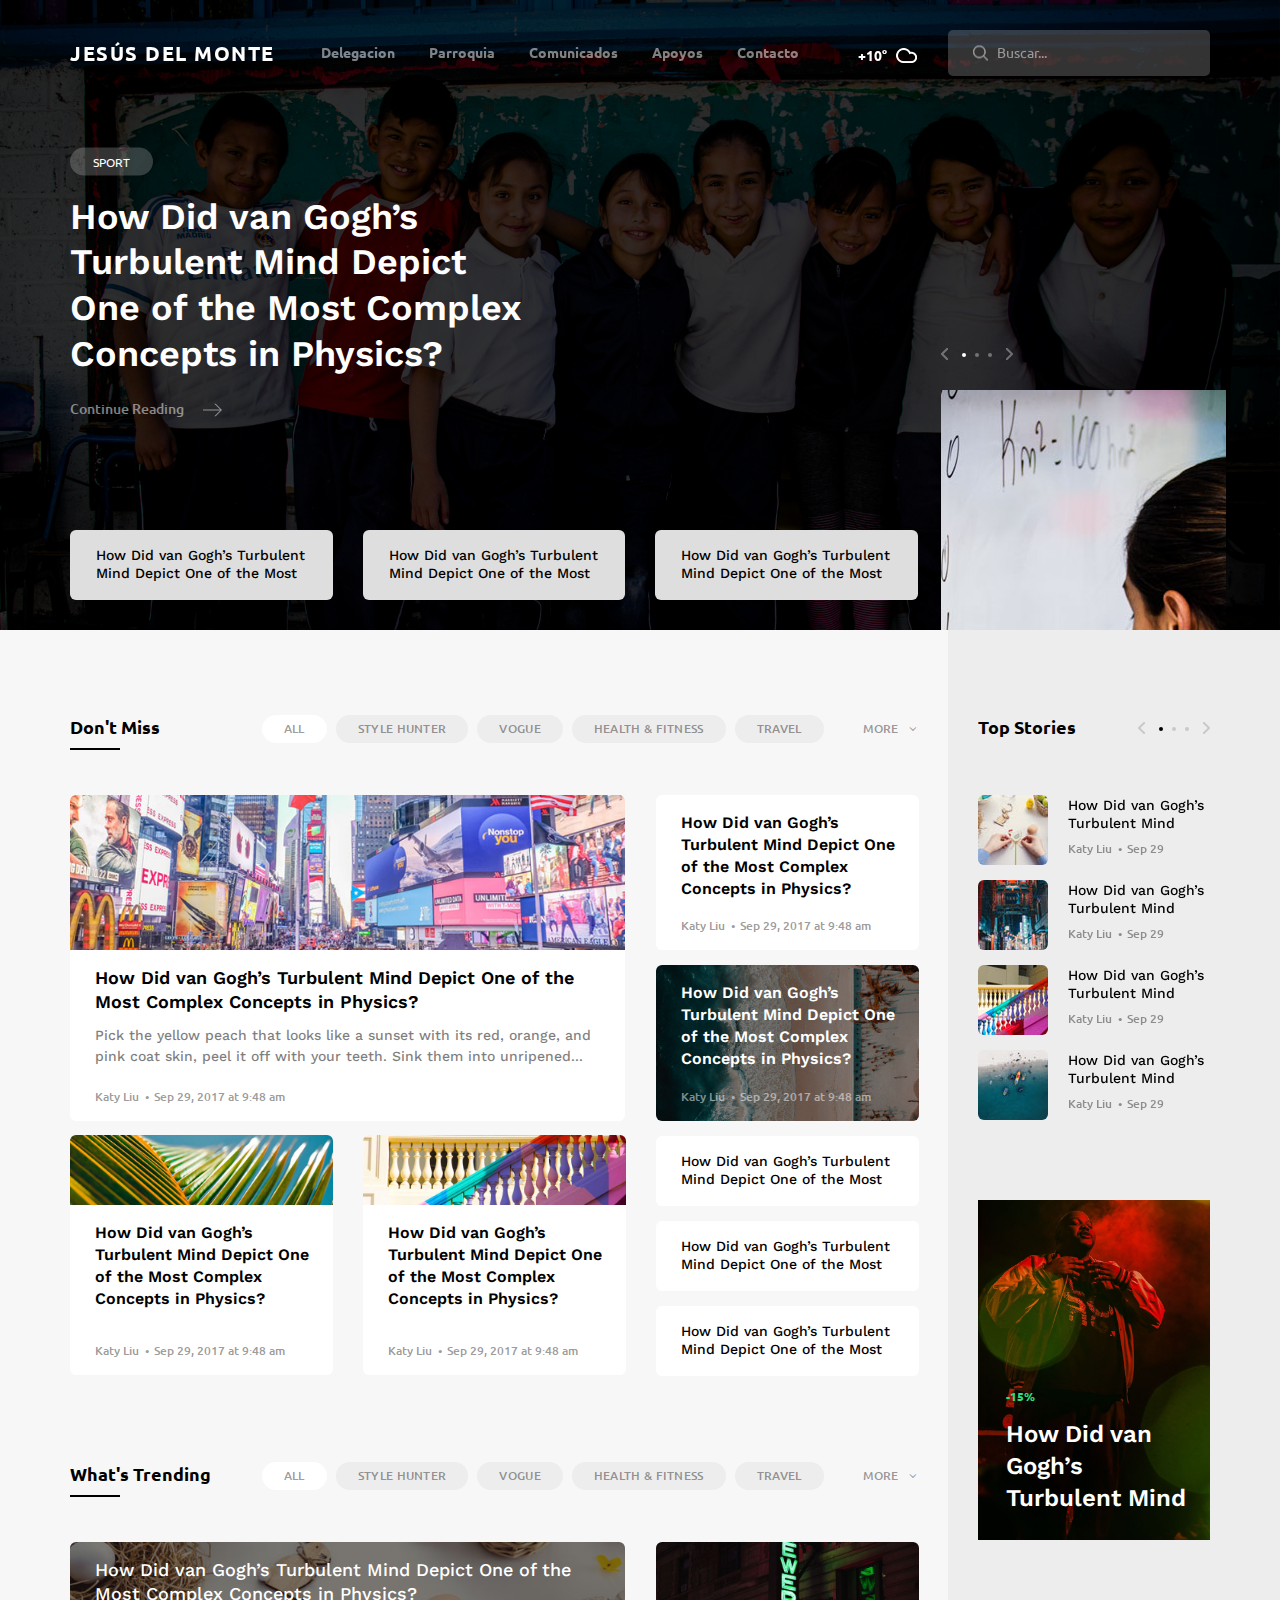
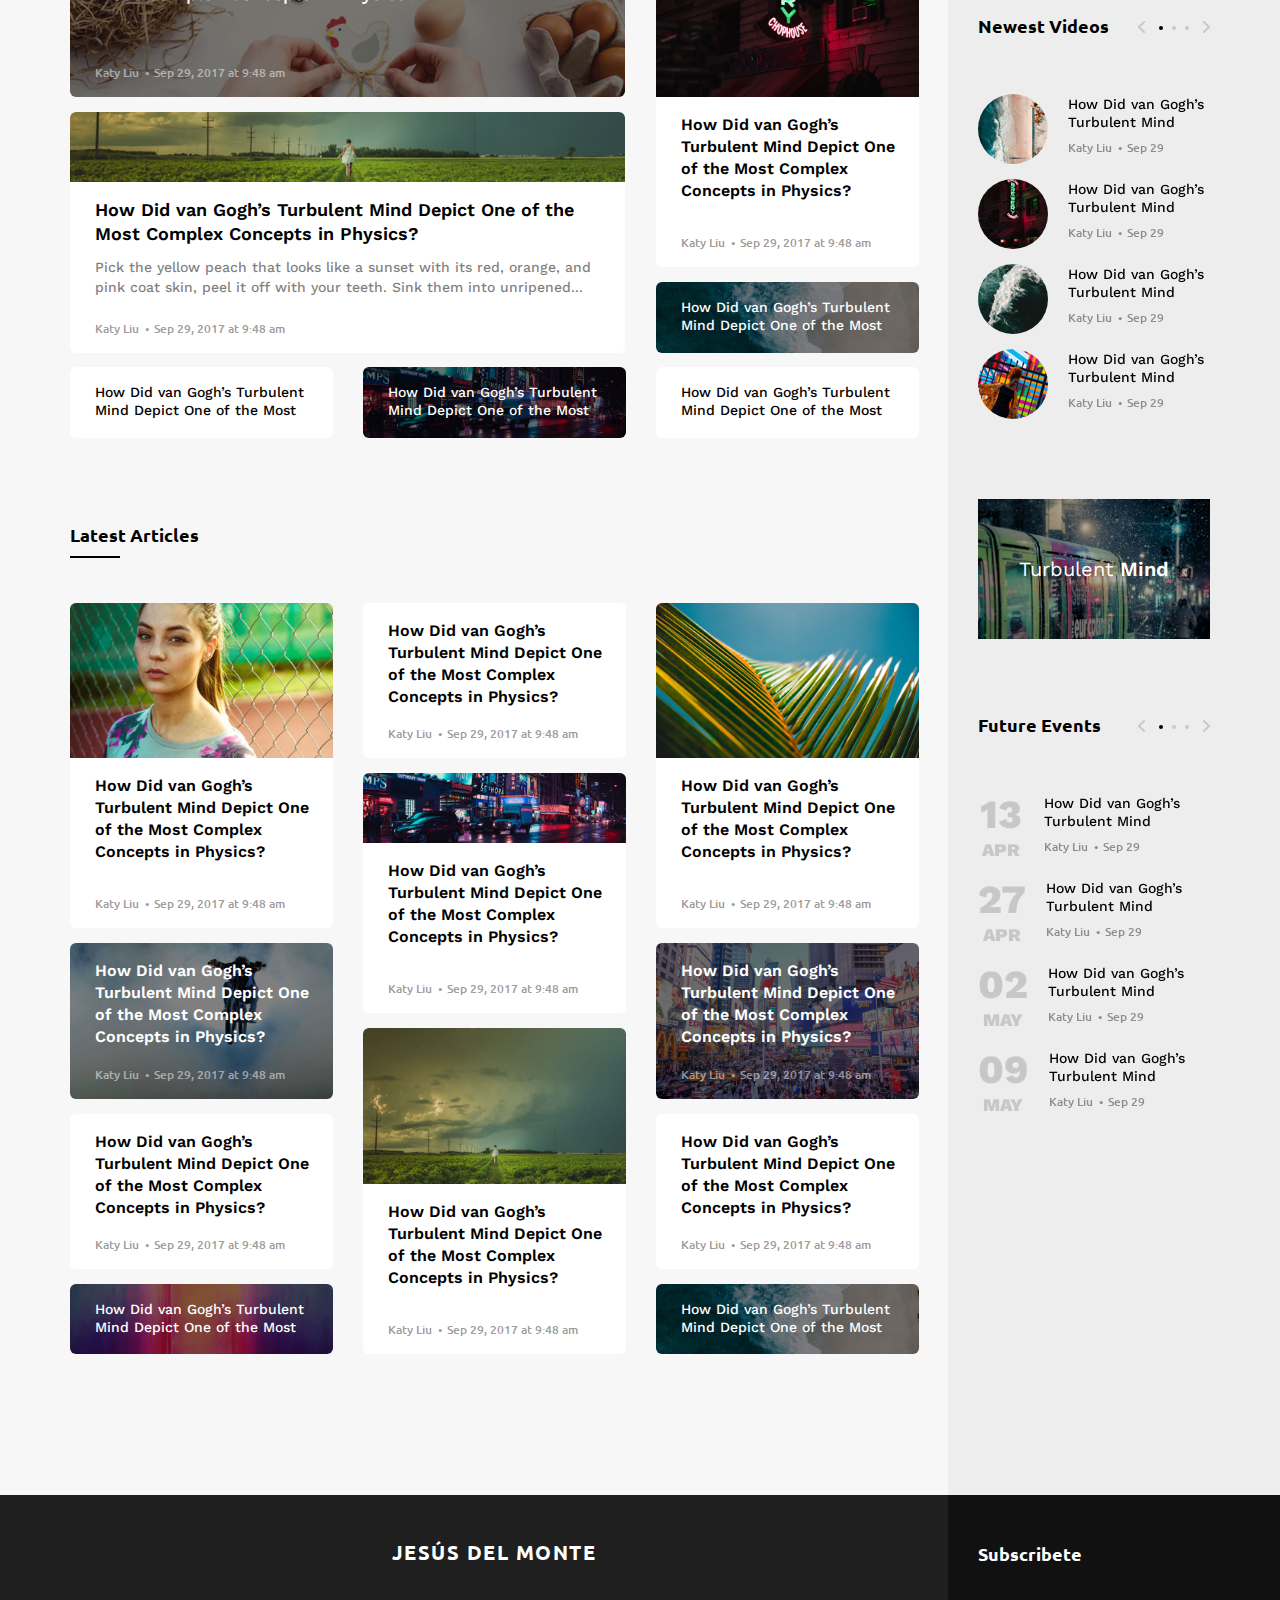
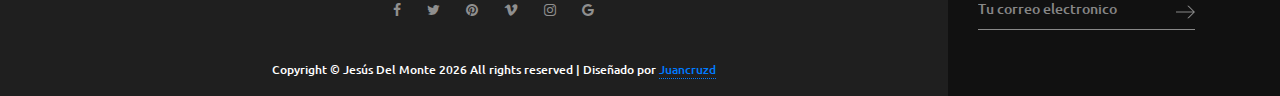
<file: index.html>
<!DOCTYPE html>   
<html lang="es">
<head>
		<!-- head -->
		<meta charset="UTF-8">
		<meta http-equiv="X-UA-Compatible" content="IE=edge">
		<meta name="viewport" content="width=device-width, initial-scale=1">   
		<title>El portal de la comunidad. | jesusdelmonte.com.mx</title> 
		<script type="application/ld+json">
			{
				"@context": "https://schema.org", 
				"@type": "Organization",
				"url": "https://juancruzd.github.io/jesusdelmonte/",
				"logo": "https://juancruzd.github.io/jesusdelmonte/images/home_slider_next.jpg",
				"itemListElement": [{
					"@type": "ListItem",
					"position": 1,
					"name": "Home",
					"item": "https://juancruzd.github.io/jesusdelmonte/"
				}], 
				"author": {
					"@type": "Organization",
					"name": "github.com/Juancruzd Juancruzd"
				}
			}
			</script>
		<!-- This site is optimized with the Yoast SEO -->
		<meta name="description" content="Jesús Del Monte, El portal de la comunidad">
		<meta name="author" content="Juancruzd">
		<link rel="canonical" href="https://juancruzd.github.io/jesusdelmonte/">
		<meta property="og:locale" content="es_MX">
		<meta property="og:type" content="website">
		<meta property="og:title" content="Jesús Del Monte, El portal de la comunidad">
		<meta property="og:description" content="Jesús Del Monte, El portal de la comunidad">
		<meta property="og:url" content="https://juancruzd.github.io/jesusdelmonte/">
		<meta property="og:site_name" content="Fundación Pro Niño">
		<meta name="twitter:card" content="summary_large_image">
		<meta name="twitter:description" content="Jesús Del Monte, El portal de la comunidad">
		<meta name="twitter:title" content="Jesús Del Monte, El portal de la comunidad">
		<meta name="keywords" content="Jesús Del Monte, El portal de la comunidad, comunidad, san francisco del ricon, jesusdelmonte,jesus del monte gto, jesus del monte leon gto, jesus de monte, jesus del monte san francisco del rincon gto">
		<meta name="classification" content="Jesús Del Monte, El portal de la comunidad">
		<meta name="location" content="Mexico">
		<meta name="url" content="https://juancruzd.github.io/jesusdelmonte/">
		<meta name="content-language" content="spanish">

		<!-- Stylesheets -->
		<link rel="stylesheet" type="text/css" href="styles/bootstrap4/bootstrap.min.css">
		<link href="plugins/font-awesome-4.7.0/css/font-awesome.min.css" rel="stylesheet" type="text/css">
		<link rel="stylesheet" type="text/css" href="plugins/OwlCarousel2-2.2.1/owl.carousel.css">
		<link rel="stylesheet" type="text/css" href="plugins/OwlCarousel2-2.2.1/owl.theme.default.css">
		<link rel="stylesheet" type="text/css" href="plugins/OwlCarousel2-2.2.1/animate.css"> 
		<link rel="stylesheet" type="text/css" href="styles/main_styles.css">
		<link rel="stylesheet" type="text/css" href="styles/responsive.css">

		<!-- HTML5 shim and Respond.js IE8 support of HTML5 elements and media queries -->

		<!--[if lt IE 9]>
		<script src="https://oss.maxcdn.com/libs/html5shiv/3.7.0/html5shiv.js"></script>
		<script src="https://oss.maxcdn.com/libs/respond.js/1.3.0/respond.min.js"></script>
		<![endif]-->
	
		<!-- Favicon -->
		<link rel="apple-touch-icon" sizes="180x180" href="images/favicon/apple-touch-icon.png">
		<link rel="icon" type="image/png" sizes="32x32" href="images/favicon/favicon-32x32.png">
		<link rel="icon" type="image/png" sizes="194x194" href="images/favicon/favicon-194x194.png">
		<link rel="icon" type="image/png" sizes="192x192" href="images/favicon/android-chrome-192x192.png">
		<link rel="icon" type="image/png" sizes="16x16" href="images/favicon/favicon-16x16.png">
		<link rel="manifest" href="images/favicon/site.webmanifest">
		<link rel="mask-icon" href="images/favicon/safari-pinned-tab.svg" color="#9f731a">
		<meta name="apple-mobile-web-app-title" content="Jes&uacute;s Del Monte">
		<meta name="application-name" content="Jes&uacute;s Del Monte">
		<meta name="msapplication-TileColor" content="#ffffff">
		<meta name="msapplication-TileImage" content="images/favicon/mstile-144x144.png">
		<meta name="theme-color" content="#ffffff">


		
</head>
<body>
<h1 style="display:none">Jesús Del Monte, El portal de la comunidad </h1>
<div class="super_container">

	<!-- Header -->

	<header class="header">
		<div class="container">
			<div class="row">
				<div class="col">
					<div class="header_content d-flex flex-row align-items-center justify-content-start">
						<div class="logo"><a href="index.html" title="Enlace a pagina principal">Jesús Del Monte</a></div>
						<nav class="main_nav">
							<ul>
								<li><a href="#" title="Enlace a delegacion">Delegacion</a></li>
								<li><a href="#" title="Enlace a parroquia">Parroquia</a></li>
								<li><a href="#" title="Enlace a comunicados">Comunicados</a></li>
								<li><a href="#" title="Enlace a apoyos">Apoyos</a></li>
								<li><a href="contact.html" title="Enlace a contacto">Contacto</a></li>
							</ul>
						</nav>
						<div class="search_container ml-auto">
							<div class="weather">
								<div class="temperature">+10°</div>
								<img class="weather_icon" src="images/cloud.png" alt="">
							</div>
							<form action="#">
								<input type="search" class="header_search_input" required="required" placeholder="Buscar...">
								<img class="header_search_icon" src="images/search.png" alt="">
							</form>
							
						</div>
						<div class="hamburger ml-auto menu_mm">
							<i class="fa fa-bars trans_200 menu_mm" aria-hidden="true"></i>
						</div>
					</div>
				</div>
			</div>
		</div>
	</header>

	<!-- Menu -->

	<div class="menu d-flex flex-column align-items-end justify-content-start text-right menu_mm trans_400">
		<div class="menu_close_container"><div class="menu_close"><div></div><div></div></div></div>
		<div class="logo menu_mm"><a href="index.html">Jesús Del Monte</a></div>
		<div class="search">
			<form action="#">
				<input type="search" class="header_search_input menu_mm" required="required" placeholder="Buscar...">
				<img class="header_search_icon menu_mm" src="images/search_2.png" alt="">
			</form>
		</div>
		<nav class="menu_nav">
			<ul class="menu_mm">
				<li class="menu_mm"><a href="index.html">Inicio</a></li>
				<li class="menu_mm"><a href="#">Delegacion</a></li>
				<li class="menu_mm"><a href="#">Parroquia</a></li>
				<li class="menu_mm"><a href="#">Comunicados</a></li>
				<li class="menu_mm"><a href="#">Apoyos</a></li>
				<li class="menu_mm"><a href="contact.html">Contacto</a></li>
			</ul>
		</nav>
	</div>
	
	<!-- Home -->

	<div class="home">
		
		<!-- Home Slider -->

		<div class="home_slider_container">
			<div class="owl-carousel owl-theme home_slider">
				
				<!-- Slider Item -->
				<div class="owl-item ">
					<div class="home_slider_background" style="background-image:url(images/home_slider.jpg)"></div>
					<div class="home_slider_content_container">
						<div class="container">
							<div class="row">
								<div class="col">
									<div class="home_slider_content">
										<div class="home_slider_item_category trans_200"><a href="category.html" class="trans_200">sport</a></div>
										<div class="home_slider_item_title">
											<a href="post.html">How Did van Gogh’s Turbulent Mind Depict One of the Most Complex Concepts in Physics?</a>
										</div>
										<div class="home_slider_item_link">
											<a href="post.html" class="trans_200">Continue Reading
												<svg version="1.1" id="link_arrow_1" xmlns="http://www.w3.org/2000/svg" xmlns:xlink="http://www.w3.org/1999/xlink" x="0px" y="0px"
													 width="19px" height="13px" viewBox="0 0 19 13" enable-background="new 0 0 19 13" xml:space="preserve">
													<polygon fill="#FFFFFF" points="12.475,0 11.061,0 17.081,6.021 0,6.021 0,7.021 17.038,7.021 11.06,13 12.474,13 18.974,6.5 "/>
												</svg>
											</a>
										</div>
									</div>
								</div>
							</div>
						</div>
					</div>

					<!-- Similar Posts -->
					<div class="similar_posts_container">
						<div class="container">
							<div class="row d-flex flex-row align-items-end">

								<!-- Similar Post -->
								<div class="col-lg-3 col-md-6 similar_post_col">
									<div class="similar_post trans_200">
										<a href="post.html">How Did van Gogh’s Turbulent Mind Depict One of the Most</a>
									</div>
								</div>

								<!-- Similar Post -->
								<div class="col-lg-3 col-md-6 similar_post_col">
									<div class="similar_post trans_200">
										<a href="post.html">How Did van Gogh’s Turbulent Mind Depict One of the Most</a>
									</div>
								</div>

								<!-- Similar Post -->
								<div class="col-lg-3 col-md-6 similar_post_col">
									<div class="similar_post trans_200">
										<a href="post.html">How Did van Gogh’s Turbulent Mind Depict One of the Most</a>
									</div>
								</div>

							</div>
						</div>
						
						<div class="home_slider_next_container">
							<div class="home_slider_next" style="background-image:url(images/home_slider_next.jpg)">
								<div class="home_slider_next_background trans_400"></div>
								<div class="home_slider_next_content trans_400">
									<div class="home_slider_next_title">siguiente</div>
									<div class="home_slider_next_link">How Did van Gogh’s Turbulent Mind Depict One of the Most Complex Concepts in Physics?</div>
								</div>
							</div>
						</div>

					</div>
				</div>

				<!-- Slider Item -->
				<div class="owl-item">
					<div class="home_slider_background" style="background-image:url(images/Ayuda-Ninos0.jpg)"></div>
					<div class="home_slider_content_container">
						<div class="container">
							<div class="row">
								<div class="col">
									<div class="home_slider_content">
										<div class="home_slider_item_category trans_200"><a href="category.html" class="trans_200">sport</a></div>
										<div class="home_slider_item_title">
											<a href="post.html">How Did van Gogh’s Turbulent Mind Depict One of the Most Complex Concepts in Physics?</a>
										</div>
										<div class="home_slider_item_link">
											<a href="post.html" class="trans_200">Continue Reading
												<svg version="1.1" id="link_arrow_1" xmlns="http://www.w3.org/2000/svg" xmlns:xlink="http://www.w3.org/1999/xlink" x="0px" y="0px"
													 width="19px" height="13px" viewBox="0 0 19 13" enable-background="new 0 0 19 13" xml:space="preserve">
													<polygon fill="#FFFFFF" points="12.475,0 11.061,0 17.081,6.021 0,6.021 0,7.021 17.038,7.021 11.06,13 12.474,13 18.974,6.5 "/>
												</svg>
											</a>
										</div>
									</div>
								</div>
							</div>
						</div>
					</div>

					<!-- Similar Posts -->
					<div class="similar_posts_container">
						<div class="container">
							<div class="row d-flex flex-row align-items-end">

								<!-- Similar Post -->
								<div class="col-lg-3 col-md-6 similar_post_col">
									<div class="similar_post trans_200">
										<a href="post.html">How Did van Gogh’s Turbulent Mind Depict One of the Most</a>
									</div>
								</div>

								<!-- Similar Post -->
								<div class="col-lg-3 col-md-6 similar_post_col">
									<div class="similar_post trans_200">
										<a href="post.html">How Did van Gogh’s Turbulent Mind Depict One of the Most</a>
									</div>
								</div>

								<!-- Similar Post -->
								<div class="col-lg-3 col-md-6 similar_post_col">
									<div class="similar_post trans_200">
										<a href="post.html">How Did van Gogh’s Turbulent Mind Depict One of the Most</a>
									</div>
								</div>

							</div>
						</div>
						
						<div class="home_slider_next_container">
							<div class="home_slider_next" style="background-image:url(images/home_slider_next.jpg)">
								<div class="home_slider_next_background trans_400"></div>
								<div class="home_slider_next_content trans_400">
									<div class="home_slider_next_title">next</div>
									<div class="home_slider_next_link">How Did van Gogh’s Turbulent Mind Depict One of the Most Complex Concepts in Physics?</div>
								</div>
							</div>
						</div>

					</div>
				</div>

				<!-- Slider Item -->
				<div class="owl-item">
					<div class="home_slider_background" style="background-image:url(images/DonacionFundacion1.jpg)"></div>
					<div class="home_slider_content_container">
						<div class="container">
							<div class="row">
								<div class="col">
									<div class="home_slider_content">
										<div class="home_slider_item_category trans_200"><a href="category.html" class="trans_200">sport</a></div>
										<div class="home_slider_item_title">
											<a href="post.html">How Did van Gogh’s Turbulent Mind Depict One of the Most Complex Concepts in Physics?</a>
										</div>
										<div class="home_slider_item_link">
											<a href="post.html" class="trans_200">Continue Reading
												<svg version="1.1" id="link_arrow_1" xmlns="http://www.w3.org/2000/svg" xmlns:xlink="http://www.w3.org/1999/xlink" x="0px" y="0px"
													 width="19px" height="13px" viewBox="0 0 19 13" enable-background="new 0 0 19 13" xml:space="preserve">
													<polygon fill="#FFFFFF" points="12.475,0 11.061,0 17.081,6.021 0,6.021 0,7.021 17.038,7.021 11.06,13 12.474,13 18.974,6.5 "/>
												</svg>
											</a>
										</div>
									</div>
								</div>
							</div>
						</div>
					</div>

					<!-- Similar Posts -->
					<div class="similar_posts_container">
						<div class="container">
							<div class="row d-flex flex-row align-items-end">

								<!-- Similar Post -->
								<div class="col-lg-3 col-md-6 similar_post_col">
									<div class="similar_post trans_200">
										<a href="post.html">How Did van Gogh’s Turbulent Mind Depict One of the Most</a>
									</div>
								</div>

								<!-- Similar Post -->
								<div class="col-lg-3 col-md-6 similar_post_col">
									<div class="similar_post trans_200">
										<a href="post.html">How Did van Gogh’s Turbulent Mind Depict One of the Most</a>
									</div>
								</div>

								<!-- Similar Post -->
								<div class="col-lg-3 col-md-6 similar_post_col">
									<div class="similar_post trans_200">
										<a href="post.html">How Did van Gogh’s Turbulent Mind Depict One of the Most</a>
									</div>
								</div>

							</div>
						</div>
						
						<div class="home_slider_next_container">
							<div class="home_slider_next" style="background-image:url(images/home_slider_next.jpg)">
								<div class="home_slider_next_background trans_400"></div>
								<div class="home_slider_next_content trans_400">
									<div class="home_slider_next_title">next</div>
									<div class="home_slider_next_link">How Did van Gogh’s Turbulent Mind Depict One of the Most Complex Concepts in Physics?</div>
								</div>
							</div>
						</div>

					</div>
				</div>

			</div>

			<div class="custom_nav_container home_slider_nav_container">
				<div class="custom_prev custom_prev_home_slider" title="Anterior">
					<svg version="1.1" xmlns="http://www.w3.org/2000/svg" xmlns:xlink="http://www.w3.org/1999/xlink" x="0px" y="0px"
						 width="7px" height="12px" viewBox="0 0 7 12" enable-background="new 0 0 7 12" xml:space="preserve">
						<polyline fill="#FFFFFF" points="0,5.61 5.609,0 7,0 7,1.438 2.438,6 7,10.563 7,12 5.609,12 -0.002,6.39 "/>
					</svg>
				</div>
		        <ul id="custom_dots" class="custom_dots custom_dots_home_slider">
					<li class="custom_dot custom_dot_home_slider active"><span></span></li>
					<li class="custom_dot custom_dot_home_slider"><span></span></li>
					<li class="custom_dot custom_dot_home_slider"><span></span></li>
				</ul>
				<div class="custom_next custom_next_home_slider" title="Siguiente">
					<svg version="1.1" xmlns="http://www.w3.org/2000/svg" xmlns:xlink="http://www.w3.org/1999/xlink" x="0px" y="0px"
						 width="7px" height="12px" viewBox="0 0 7 12" enable-background="new 0 0 7 12" xml:space="preserve">
						<polyline fill="#FFFFFF" points="6.998,6.39 1.389,12 -0.002,12 -0.002,10.562 4.561,6 -0.002,1.438 -0.002,0 1.389,0 7,5.61 "/>
					</svg>
				</div>
			</div>

		</div>
	</div>
	
	<!-- Page Content -->

	<div class="page_content">
		<div class="container">
			<div class="row row-lg-eq-height">

				<!-- Main Content -->

				<div class="col-lg-9">
					<div class="main_content">

						<!-- Blog Section - Don't Miss -->

						<div class="blog_section">
							<div class="section_panel d-flex flex-row align-items-center justify-content-start">
								<div class="section_title">Don't Miss</div>
								<div class="section_tags ml-auto">
									<ul>
										<li class="active"><a href="category.html">all</a></li>
										<li><a href="category.html">style hunter</a></li>
										<li><a href="category.html">vogue</a></li>
										<li><a href="category.html">health & fitness</a></li>
										<li><a href="category.html">travel</a></li>
									</ul>
								</div>
								<div class="section_panel_more">
									<ul>
										<li>more
											<ul>
												<li><a href="category.html">new look 2018</a></li>
												<li><a href="category.html">street fashion</a></li>
												<li><a href="category.html">business</a></li>
												<li><a href="category.html">recipes</a></li>
												<li><a href="category.html">sport</a></li>
												<li><a href="category.html">celebrities</a></li>
											</ul>
										</li>
									</ul>
								</div>
							</div>
							<div class="section_content">
								<div class="grid clearfix">

									<!-- Largest Card With Image -->
									<div class="card card_largest_with_image grid-item">
										<img class="card-img-top" src="images/post_1.jpg" alt="https://unsplash.com/@cjtagupa">
										<div class="card-body">
											<div class="card-title"><a href="post.html">How Did van Gogh’s Turbulent Mind Depict One of the Most Complex Concepts in Physics?</a></div>
											<p class="card-text">Pick the yellow peach that looks like a sunset with its red, orange, and pink coat skin, peel it off with your teeth. Sink them into unripened...</p>
											<small class="post_meta"><a href="#">Katy Liu</a><span>Sep 29, 2017 at 9:48 am</span></small>
										</div>
									</div>

									<!-- Small Card Without Image -->
									<div class="card card_default card_small_no_image grid-item">
										<div class="card-body">
											<div class="card-title card-title-small"><a href="post.html">How Did van Gogh’s Turbulent Mind Depict One of the Most Complex Concepts in Physics?</a></div>
											<small class="post_meta"><a href="#">Katy Liu</a><span>Sep 29, 2017 at 9:48 am</span></small>
										</div>
									</div>

									<!-- Small Card With Background -->
									<div class="card card_default card_small_with_background grid-item">
										<div class="card_background" style="background-image:url(images/post_4.jpg)"></div>
										<div class="card-body">
											<div class="card-title card-title-small"><a href="post.html">How Did van Gogh’s Turbulent Mind Depict One of the Most Complex Concepts in Physics?</a></div>
											<small class="post_meta"><a href="#">Katy Liu</a><span>Sep 29, 2017 at 9:48 am</span></small>
										</div>
									</div>

									<!-- Small Card With Image -->
									<div class="card card_small_with_image grid-item">
										<img class="card-img-top" src="images/post_2.jpg" alt="https://unsplash.com/@jakobowens1">
										<div class="card-body">
											<div class="card-title card-title-small"><a href="post.html">How Did van Gogh’s Turbulent Mind Depict One of the Most Complex Concepts in Physics?</a></div>
											<small class="post_meta"><a href="#">Katy Liu</a><span>Sep 29, 2017 at 9:48 am</span></small>
										</div>
									</div>

									<!-- Small Card With Image -->
									<div class="card card_small_with_image grid-item">
										<img class="card-img-top" src="images/post_3.jpg" alt="https://unsplash.com/@jannerboy62">
										<div class="card-body">
											<div class="card-title card-title-small"><a href="post.html">How Did van Gogh’s Turbulent Mind Depict One of the Most Complex Concepts in Physics?</a></div>
											<small class="post_meta"><a href="#">Katy Liu</a><span>Sep 29, 2017 at 9:48 am</span></small>
										</div>
									</div>

									<!-- Default Card No Image -->

									<div class="card card_default card_default_no_image grid-item">
										<div class="card-body">
											<div class="card-title card-title-small"><a href="post.html">How Did van Gogh’s Turbulent Mind Depict One of the Most</a></div>
										</div>
									</div>

									<!-- Default Card No Image -->

									<div class="card card_default card_default_no_image grid-item">
										<div class="card-body">
											<div class="card-title card-title-small"><a href="post.html">How Did van Gogh’s Turbulent Mind Depict One of the Most</a></div>
										</div>
									</div>

									<!-- Default Card No Image -->

									<div class="card card_default card_default_no_image grid-item">
										<div class="card-body">
											<div class="card-title card-title-small"><a href="post.html">How Did van Gogh’s Turbulent Mind Depict One of the Most</a></div>
										</div>
									</div>

								</div>
							</div>
						</div>

						<!-- Blog Section - What's Trending -->

						<div class="blog_section">
							<div class="section_panel d-flex flex-row align-items-center justify-content-start">
								<div class="section_title">What's Trending</div>
								<div class="section_tags ml-auto">
									<ul>
										<li class="active"><a href="category.html">all</a></li>
										<li><a href="category.html">style hunter</a></li>
										<li><a href="category.html">vogue</a></li>
										<li><a href="category.html">health & fitness</a></li>
										<li><a href="category.html">travel</a></li>
									</ul>
								</div>
								<div class="section_panel_more">
									<ul>
										<li>more
											<ul>
												<li><a href="category.html">new look 2018</a></li>
												<li><a href="category.html">street fashion</a></li>
												<li><a href="category.html">business</a></li>
												<li><a href="category.html">recipes</a></li>
												<li><a href="category.html">sport</a></li>
												<li><a href="category.html">celebrities</a></li>
											</ul>
										</li>
									</ul>
								</div>
							</div>
							<div class="section_content">
								<div class="grid clearfix">
									
									<!-- Large Card With Background -->
									<div class="card card_large_with_background grid-item">
										<div class="card_background" style="background-image:url(images/post_8.jpg)"></div>
										<div class="card-body">
											<div class="card-title"><a href="post.html">How Did van Gogh’s Turbulent Mind Depict One of the Most Complex Concepts in Physics?</a></div>
											<small class="post_meta"><a href="#">Katy Liu</a><span>Sep 29, 2017 at 9:48 am</span></small>
										</div>
									</div>
									
									<!-- Large Card With Image -->
									<div class="card grid-item card_large_with_image">
										<img class="card-img-top" src="images/post_9.jpg" alt="">
										<div class="card-body">
											<div class="card-title"><a href="post.html">How Did van Gogh’s Turbulent Mind Depict One of the Most Complex Concepts in Physics?</a></div>
											<p class="card-text">Pick the yellow peach that looks like a sunset with its red, orange, and pink coat skin, peel it off with your teeth. Sink them into unripened...</p>
											<small class="post_meta"><a href="#">Katy Liu</a><span>Sep 29, 2017 at 9:48 am</span></small>
										</div>
									</div>

									<!-- Default Card With Image -->
									<div class="card card_small_with_image grid-item">
										<img class="card-img-top" src="images/post_5.jpg" alt="">
										<div class="card-body">
											<div class="card-title card-title-small"><a href="post.html">How Did van Gogh’s Turbulent Mind Depict One of the Most Complex Concepts in Physics?</a></div>
											<small class="post_meta"><a href="#">Katy Liu</a><span>Sep 29, 2017 at 9:48 am</span></small>
										</div>
									</div>
									
									<!-- Default Card With Background -->

									<div class="card card_default card_default_with_background grid-item">
										<div class="card_background" style="background-image:url(images/post_6.jpg)"></div>
										<div class="card-body">
											<div class="card-title card-title-small"><a href="post.html">How Did van Gogh’s Turbulent Mind Depict One of the Most</a></div>
										</div>
									</div>

									<!-- Default Card No Image -->
									<div class="card card_default card_default_no_image grid-item">
										<div class="card-body">
											<div class="card-title card-title-small"><a href="post.html">How Did van Gogh’s Turbulent Mind Depict One of the Most</a></div>
										</div>
									</div>

									<!-- Default Card No Image -->
									<div class="card card_default card_default_no_image grid-item">
										<div class="card-body">
											<div class="card-title card-title-small"><a href="post.html">How Did van Gogh’s Turbulent Mind Depict One of the Most</a></div>
										</div>
									</div>

									<!-- Default Card With Background -->

									<div class="card card_default card_default_with_background grid-item">
										<div class="card_background" style="background-image:url(images/post_7.jpg)"></div>
										<div class="card-body">
											<div class="card-title card-title-small"><a href="post.html">How Did van Gogh’s Turbulent Mind Depict One of the Most</a></div>
										</div>
									</div>

								</div>
								
							</div>
						</div>
 

						<!-- Blog Section - Latest -->

						<div class="blog_section">
							<div class="section_panel d-flex flex-row align-items-center justify-content-start">
								<div class="section_title">Latest Articles</div>
							</div>
							<div class="section_content">
								<div class="grid clearfix">
									
									<!-- Small Card With Image -->
									<div class="card card_small_with_image grid-item">
										<img class="card-img-top" src="images/post_10.jpg" alt="">
										<div class="card-body">
											<div class="card-title card-title-small"><a href="post.html">How Did van Gogh’s Turbulent Mind Depict One of the Most Complex Concepts in Physics?</a></div>
											<small class="post_meta"><a href="#">Katy Liu</a><span>Sep 29, 2017 at 9:48 am</span></small>
										</div>
									</div>

									<!-- Small Card Without Image -->
									<div class="card card_default card_small_no_image grid-item">
										<div class="card-body">
											<div class="card-title card-title-small"><a href="post.html">How Did van Gogh’s Turbulent Mind Depict One of the Most Complex Concepts in Physics?</a></div>
											<small class="post_meta"><a href="#">Katy Liu</a><span>Sep 29, 2017 at 9:48 am</span></small>
										</div>
									</div>

									<!-- Small Card With Image -->
									<div class="card card_small_with_image grid-item">
										<img class="card-img-top" src="images/post_15.jpg" alt="">
										<div class="card-body">
											<div class="card-title card-title-small"><a href="post.html">How Did van Gogh’s Turbulent Mind Depict One of the Most Complex Concepts in Physics?</a></div>
											<small class="post_meta"><a href="#">Katy Liu</a><span>Sep 29, 2017 at 9:48 am</span></small>
										</div>
									</div>

									<!-- Small Card With Image -->
									<div class="card card_small_with_image grid-item">
										<img class="card-img-top" src="images/post_13.jpg" alt="https://unsplash.com/@jakobowens1">
										<div class="card-body">
											<div class="card-title card-title-small"><a href="post.html">How Did van Gogh’s Turbulent Mind Depict One of the Most Complex Concepts in Physics?</a></div>
											<small class="post_meta"><a href="#">Katy Liu</a><span>Sep 29, 2017 at 9:48 am</span></small>
										</div>
									</div>

									<!-- Small Card With Background -->
									<div class="card card_default card_small_with_background grid-item">
										<div class="card_background" style="background-image:url(images/post_11.jpg)"></div>
										<div class="card-body">
											<div class="card-title card-title-small"><a href="post.html">How Did van Gogh’s Turbulent Mind Depict One of the Most Complex Concepts in Physics?</a></div>
											<small class="post_meta"><a href="#">Katy Liu</a><span>Sep 29, 2017 at 9:48 am</span></small>
										</div>
									</div>

									<!-- Small Card With Background -->
									<div class="card card_default card_small_with_background grid-item">
										<div class="card_background" style="background-image:url(images/post_16.jpg)"></div>
										<div class="card-body">
											<div class="card-title card-title-small"><a href="post.html">How Did van Gogh’s Turbulent Mind Depict One of the Most Complex Concepts in Physics?</a></div>
											<small class="post_meta"><a href="#">Katy Liu</a><span>Sep 29, 2017 at 9:48 am</span></small>
										</div>
									</div>

									<!-- Small Card With Image -->
									<div class="card card_small_with_image grid-item">
										<img class="card-img-top" src="images/post_14.jpg" alt="">
										<div class="card-body">
											<div class="card-title card-title-small"><a href="post.html">How Did van Gogh’s Turbulent Mind Depict One of the Most Complex Concepts in Physics?</a></div>
											<small class="post_meta"><a href="#">Katy Liu</a><span>Sep 29, 2017 at 9:48 am</span></small>
										</div>
									</div>

									<!-- Small Card Without Image -->
									<div class="card card_default card_small_no_image grid-item">
										<div class="card-body">
											<div class="card-title card-title-small"><a href="post.html">How Did van Gogh’s Turbulent Mind Depict One of the Most Complex Concepts in Physics?</a></div>
											<small class="post_meta"><a href="#">Katy Liu</a><span>Sep 29, 2017 at 9:48 am</span></small>
										</div>
									</div>

									<!-- Small Card Without Image -->
									<div class="card card_default card_small_no_image grid-item">
										<div class="card-body">
											<div class="card-title card-title-small"><a href="post.html">How Did van Gogh’s Turbulent Mind Depict One of the Most Complex Concepts in Physics?</a></div>
											<small class="post_meta"><a href="#">Katy Liu</a><span>Sep 29, 2017 at 9:48 am</span></small>
										</div>
									</div>

									<!-- Default Card With Background -->
									<div class="card card_default card_default_with_background grid-item">
										<div class="card_background" style="background-image:url(images/post_12.jpg)"></div>
										<div class="card-body">
											<div class="card-title card-title-small"><a href="post.html">How Did van Gogh’s Turbulent Mind Depict One of the Most</a></div>
										</div>
									</div>

									<!-- Default Card With Background -->
									<div class="card card_default card_default_with_background grid-item">
										<div class="card_background" style="background-image:url(images/post_6.jpg)"></div>
										<div class="card-body">
											<div class="card-title card-title-small"><a href="post.html">How Did van Gogh’s Turbulent Mind Depict One of the Most</a></div>
										</div>
									</div>
								</div>
								
							</div>
						</div>

					</div>
					<div class="load_more">
						<!--<div id="load_more" class="load_more_button text-center trans_200">Load More</div>-->
					</div>
				</div>

				<!-- Sidebar -->

				<div class="col-lg-3">
					<div class="sidebar">
						<div class="sidebar_background"></div>

						<!-- Top Stories -->

						<div class="sidebar_section">
							<div class="sidebar_title_container">
								<div class="sidebar_title">Top Stories</div>
								<div class="sidebar_slider_nav">
									<div class="custom_nav_container sidebar_slider_nav_container">
										<div class="custom_prev custom_prev_top">
											<svg version="1.1" xmlns="http://www.w3.org/2000/svg" xmlns:xlink="http://www.w3.org/1999/xlink" x="0px" y="0px"
												 width="7px" height="12px" viewBox="0 0 7 12" enable-background="new 0 0 7 12" xml:space="preserve">
												<polyline fill="#bebebe" points="0,5.61 5.609,0 7,0 7,1.438 2.438,6 7,10.563 7,12 5.609,12 -0.002,6.39 "/>
											</svg>
										</div>
								        <ul id="custom_dots" class="custom_dots custom_dots_top">
											<li class="custom_dot custom_dot_top active"><span></span></li>
											<li class="custom_dot custom_dot_top"><span></span></li>
											<li class="custom_dot custom_dot_top"><span></span></li>
										</ul>
										<div class="custom_next custom_next_top">
											<svg version="1.1" xmlns="http://www.w3.org/2000/svg" xmlns:xlink="http://www.w3.org/1999/xlink" x="0px" y="0px"
												 width="7px" height="12px" viewBox="0 0 7 12" enable-background="new 0 0 7 12" xml:space="preserve">
												<polyline fill="#bebebe" points="6.998,6.39 1.389,12 -0.002,12 -0.002,10.562 4.561,6 -0.002,1.438 -0.002,0 1.389,0 7,5.61 "/>
											</svg>
										</div>
									</div>
								</div>
							</div>
							<div class="sidebar_section_content">

								<!-- Top Stories Slider -->
								<div class="sidebar_slider_container">
									<div class="owl-carousel owl-theme sidebar_slider_top">

										<!-- Top Stories Slider Item -->
										<div class="owl-item">

											<!-- Sidebar Post -->
											<div class="side_post">
												<a href="post.html">
													<div class="d-flex flex-row align-items-xl-center align-items-start justify-content-start">
														<div class="side_post_image"><div><img src="images/top_1.jpg" alt=""></div></div>
														<div class="side_post_content">
															<div class="side_post_title">How Did van Gogh’s Turbulent Mind</div>
															<small class="post_meta">Katy Liu<span>Sep 29</span></small>
														</div>
													</div>
												</a>
											</div>

											<!-- Sidebar Post -->
											<div class="side_post">
												<a href="post.html">
													<div class="d-flex flex-row align-items-xl-center align-items-start justify-content-start">
														<div class="side_post_image"><div><img src="images/top_2.jpg" alt=""></div></div>
														<div class="side_post_content">
															<div class="side_post_title">How Did van Gogh’s Turbulent Mind</div>
															<small class="post_meta">Katy Liu<span>Sep 29</span></small>
														</div>
													</div>
												</a>
											</div>

											<!-- Sidebar Post -->
											<div class="side_post">
												<a href="post.html">
													<div class="d-flex flex-row align-items-xl-center align-items-start justify-content-start">
														<div class="side_post_image"><div><img src="images/top_3.jpg" alt=""></div></div>
														<div class="side_post_content">
															<div class="side_post_title">How Did van Gogh’s Turbulent Mind</div>
															<small class="post_meta">Katy Liu<span>Sep 29</span></small>
														</div>
													</div>
												</a>
											</div>

											<!-- Sidebar Post -->
											<div class="side_post">
												<a href="post.html">
													<div class="d-flex flex-row align-items-xl-center align-items-start justify-content-start">
														<div class="side_post_image"><div><img src="images/top_4.jpg" alt=""></div></div>
														<div class="side_post_content">
															<div class="side_post_title">How Did van Gogh’s Turbulent Mind</div>
															<small class="post_meta">Katy Liu<span>Sep 29</span></small>
														</div>
													</div>
												</a>
											</div>

										</div>

										<!-- Top Stories Slider Item -->
										<div class="owl-item">

											<!-- Sidebar Post -->
											<div class="side_post">
												<a href="post.html">
													<div class="d-flex flex-row align-items-xl-center align-items-start justify-content-start">
														<div class="side_post_image"><div><img src="images/top_1.jpg" alt=""></div></div>
														<div class="side_post_content">
															<div class="side_post_title">How Did van Gogh’s Turbulent Mind</div>
															<small class="post_meta">Katy Liu<span>Sep 29</span></small>
														</div>
													</div>
												</a>
											</div>

											<!-- Sidebar Post -->
											<div class="side_post">
												<a href="post.html">
													<div class="d-flex flex-row align-items-xl-center align-items-start justify-content-start">
														<div class="side_post_image"><div><img src="images/top_2.jpg" alt=""></div></div>
														<div class="side_post_content">
															<div class="side_post_title">How Did van Gogh’s Turbulent Mind</div>
															<small class="post_meta">Katy Liu<span>Sep 29</span></small>
														</div>
													</div>
												</a>
											</div>

											<!-- Sidebar Post -->
											<div class="side_post">
												<a href="post.html">
													<div class="d-flex flex-row align-items-xl-center align-items-start justify-content-start">
														<div class="side_post_image"><div><img src="images/top_3.jpg" alt=""></div></div>
														<div class="side_post_content">
															<div class="side_post_title">How Did van Gogh’s Turbulent Mind</div>
															<small class="post_meta">Katy Liu<span>Sep 29</span></small>
														</div>
													</div>
												</a>
											</div>

											<!-- Sidebar Post -->
											<div class="side_post">
												<a href="post.html">
													<div class="d-flex flex-row align-items-xl-center align-items-start justify-content-start">
														<div class="side_post_image"><div><img src="images/top_4.jpg" alt=""></div></div>
														<div class="side_post_content">
															<div class="side_post_title">How Did van Gogh’s Turbulent Mind</div>
															<small class="post_meta">Katy Liu<span>Sep 29</span></small>
														</div>
													</div>
												</a>
											</div>

										</div>

										<!-- Top Stories Slider Item -->
										<div class="owl-item">

											<!-- Sidebar Post -->
											<div class="side_post">
												<a href="post.html">
													<div class="d-flex flex-row align-items-xl-center align-items-start justify-content-start">
														<div class="side_post_image"><div><img src="images/top_1.jpg" alt=""></div></div>
														<div class="side_post_content">
															<div class="side_post_title">How Did van Gogh’s Turbulent Mind</div>
															<small class="post_meta">Katy Liu<span>Sep 29</span></small>
														</div>
													</div>
												</a>
											</div>

											<!-- Sidebar Post -->
											<div class="side_post">
												<a href="post.html">
													<div class="d-flex flex-row align-items-xl-center align-items-start justify-content-start">
														<div class="side_post_image"><div><img src="images/top_2.jpg" alt=""></div></div>
														<div class="side_post_content">
															<div class="side_post_title">How Did van Gogh’s Turbulent Mind</div>
															<small class="post_meta">Katy Liu<span>Sep 29</span></small>
														</div>
													</div>
												</a>
											</div>

											<!-- Sidebar Post -->
											<div class="side_post">
												<a href="post.html">
													<div class="d-flex flex-row align-items-xl-center align-items-start justify-content-start">
														<div class="side_post_image"><div><img src="images/top_3.jpg" alt=""></div></div>
														<div class="side_post_content">
															<div class="side_post_title">How Did van Gogh’s Turbulent Mind</div>
															<small class="post_meta">Katy Liu<span>Sep 29</span></small>
														</div>
													</div>
												</a>
											</div>

											<!-- Sidebar Post -->
											<div class="side_post">
												<a href="post.html">
													<div class="d-flex flex-row align-items-xl-center align-items-start justify-content-start">
														<div class="side_post_image"><div><img src="images/top_4.jpg" alt=""></div></div>
														<div class="side_post_content">
															<div class="side_post_title">How Did van Gogh’s Turbulent Mind</div>
															<small class="post_meta">Katy Liu<span>Sep 29</span></small>
														</div>
													</div>
												</a>
											</div>

										</div>

									</div>
								</div>
							</div>
						</div>

						<!-- Advertising -->

						<div class="sidebar_section">
							<div class="advertising">
								<div class="advertising_background" style="background-image:url(images/post_17.jpg)"></div>
								<div class="advertising_content d-flex flex-column align-items-start justify-content-end">
									<div class="advertising_perc">-15%</div>
									<div class="advertising_link"><a href="#">How Did van Gogh’s Turbulent Mind</a></div>
								</div>
							</div>
						</div>

						<!-- Newest Videos -->

						<div class="sidebar_section newest_videos">
							<div class="sidebar_title_container">
								<div class="sidebar_title">Newest Videos</div>
								<div class="sidebar_slider_nav">
									<div class="custom_nav_container sidebar_slider_nav_container">
										<div class="custom_prev custom_prev_vid">
											<svg version="1.1" xmlns="http://www.w3.org/2000/svg" xmlns:xlink="http://www.w3.org/1999/xlink" x="0px" y="0px"
												 width="7px" height="12px" viewBox="0 0 7 12" enable-background="new 0 0 7 12" xml:space="preserve">
												<polyline fill="#bebebe" points="0,5.61 5.609,0 7,0 7,1.438 2.438,6 7,10.563 7,12 5.609,12 -0.002,6.39 "/>
											</svg>
										</div>
								        <ul id="custom_dots" class="custom_dots custom_dots_vid">
											<li class="custom_dot custom_dot_vid active"><span></span></li>
											<li class="custom_dot custom_dot_vid"><span></span></li>
											<li class="custom_dot custom_dot_vid"><span></span></li>
										</ul>
										<div class="custom_next custom_next_vid">
											<svg version="1.1" xmlns="http://www.w3.org/2000/svg" xmlns:xlink="http://www.w3.org/1999/xlink" x="0px" y="0px"
												 width="7px" height="12px" viewBox="0 0 7 12" enable-background="new 0 0 7 12" xml:space="preserve">
												<polyline fill="#bebebe" points="6.998,6.39 1.389,12 -0.002,12 -0.002,10.562 4.561,6 -0.002,1.438 -0.002,0 1.389,0 7,5.61 "/>
											</svg>
										</div>
									</div>
								</div>
							</div>
							<div class="sidebar_section_content">

								<!-- Sidebar Slider -->
								<div class="sidebar_slider_container">
									<div class="owl-carousel owl-theme sidebar_slider_vid">

										<!-- Newest Videos Slider Item -->
										<div class="owl-item">

											<!-- Newest Videos Post -->
											<div class="side_post">
												<a href="post.html">
													<div class="d-flex flex-row align-items-xl-center align-items-start justify-content-start">
														<div class="side_post_image"><div><img src="images/vid_1.jpg" alt=""></div></div>
														<div class="side_post_content">
															<div class="side_post_title">How Did van Gogh’s Turbulent Mind</div>
															<small class="post_meta">Katy Liu<span>Sep 29</span></small>
														</div>
													</div>
												</a>
											</div>

											<!-- Newest Videos Post -->
											<div class="side_post">
												<a href="post.html">
													<div class="d-flex flex-row align-items-xl-center align-items-start justify-content-start">
														<div class="side_post_image"><div><img src="images/vid_2.jpg" alt=""></div></div>
														<div class="side_post_content">
															<div class="side_post_title">How Did van Gogh’s Turbulent Mind</div>
															<small class="post_meta">Katy Liu<span>Sep 29</span></small>
														</div>
													</div>
												</a>
											</div>

											<!-- Newest Videos Post -->
											<div class="side_post">
												<a href="post.html">
													<div class="d-flex flex-row align-items-xl-center align-items-start justify-content-start">
														<div class="side_post_image"><div><img src="images/vid_3.jpg" alt=""></div></div>
														<div class="side_post_content">
															<div class="side_post_title">How Did van Gogh’s Turbulent Mind</div>
															<small class="post_meta">Katy Liu<span>Sep 29</span></small>
														</div>
													</div>
												</a>
											</div>

											<!-- Newest Videos Post -->
											<div class="side_post">
												<a href="post.html">
													<div class="d-flex flex-row align-items-xl-center align-items-start justify-content-start">
														<div class="side_post_image"><div><img src="images/vid_4.jpg" alt=""></div></div>
														<div class="side_post_content">
															<div class="side_post_title">How Did van Gogh’s Turbulent Mind</div>
															<small class="post_meta">Katy Liu<span>Sep 29</span></small>
														</div>
													</div>
												</a>
											</div>

										</div>

										<!-- Newest Videos Slider Item -->
										<div class="owl-item">

											<!-- Newest Videos Post -->
											<div class="side_post">
												<a href="post.html">
													<div class="d-flex flex-row align-items-xl-center align-items-start justify-content-start">
														<div class="side_post_image"><div><img src="images/vid_1.jpg" alt=""></div></div>
														<div class="side_post_content">
															<div class="side_post_title">How Did van Gogh’s Turbulent Mind</div>
															<small class="post_meta">Katy Liu<span>Sep 29</span></small>
														</div>
													</div>
												</a>
											</div>

											<!-- Newest Videos Post -->
											<div class="side_post">
												<a href="post.html">
													<div class="d-flex flex-row align-items-xl-center align-items-start justify-content-start">
														<div class="side_post_image"><div><img src="images/vid_2.jpg" alt=""></div></div>
														<div class="side_post_content">
															<div class="side_post_title">How Did van Gogh’s Turbulent Mind</div>
															<small class="post_meta">Katy Liu<span>Sep 29</span></small>
														</div>
													</div>
												</a>
											</div>

											<!-- Newest Videos Post -->
											<div class="side_post">
												<a href="post.html">
													<div class="d-flex flex-row align-items-xl-center align-items-start justify-content-start">
														<div class="side_post_image"><div><img src="images/vid_3.jpg" alt=""></div></div>
														<div class="side_post_content">
															<div class="side_post_title">How Did van Gogh’s Turbulent Mind</div>
															<small class="post_meta">Katy Liu<span>Sep 29</span></small>
														</div>
													</div>
												</a>
											</div>

											<!-- Newest Videos Post -->
											<div class="side_post">
												<a href="post.html">
													<div class="d-flex flex-row align-items-xl-center align-items-start justify-content-start">
														<div class="side_post_image"><div><img src="images/vid_4.jpg" alt=""></div></div>
														<div class="side_post_content">
															<div class="side_post_title">How Did van Gogh’s Turbulent Mind</div>
															<small class="post_meta">Katy Liu<span>Sep 29</span></small>
														</div>
													</div>
												</a>
											</div>

										</div>

										<!-- Newest Videos Slider Item -->
										<div class="owl-item">

											<!-- Newest Videos Post -->
											<div class="side_post">
												<a href="post.html">
													<div class="d-flex flex-row align-items-xl-center align-items-start justify-content-start">
														<div class="side_post_image"><div><img src="images/vid_1.jpg" alt=""></div></div>
														<div class="side_post_content">
															<div class="side_post_title">How Did van Gogh’s Turbulent Mind</div>
															<small class="post_meta">Katy Liu<span>Sep 29</span></small>
														</div>
													</div>
												</a>
											</div>

											<!-- Newest Videos Post -->
											<div class="side_post">
												<a href="post.html">
													<div class="d-flex flex-row align-items-xl-center align-items-start justify-content-start">
														<div class="side_post_image"><div><img src="images/vid_2.jpg" alt=""></div></div>
														<div class="side_post_content">
															<div class="side_post_title">How Did van Gogh’s Turbulent Mind</div>
															<small class="post_meta">Katy Liu<span>Sep 29</span></small>
														</div>
													</div>
												</a>
											</div>

											<!-- Newest Videos Post -->
											<div class="side_post">
												<a href="post.html">
													<div class="d-flex flex-row align-items-xl-center align-items-start justify-content-start">
														<div class="side_post_image"><div><img src="images/vid_3.jpg" alt=""></div></div>
														<div class="side_post_content">
															<div class="side_post_title">How Did van Gogh’s Turbulent Mind</div>
															<small class="post_meta">Katy Liu<span>Sep 29</span></small>
														</div>
													</div>
												</a>
											</div>

											<!-- Newest Videos Post -->
											<div class="side_post">
												<a href="post.html">
													<div class="d-flex flex-row align-items-xl-center align-items-start justify-content-start">
														<div class="side_post_image"><div><img src="images/vid_4.jpg" alt=""></div></div>
														<div class="side_post_content">
															<div class="side_post_title">How Did van Gogh’s Turbulent Mind</div>
															<small class="post_meta">Katy Liu<span>Sep 29</span></small>
														</div>
													</div>
												</a>
											</div>

										</div>

									</div>
								</div>
							</div>
						</div>

						<!-- Advertising 2 -->

						<div class="sidebar_section">
							<div class="advertising_2">
								<div class="advertising_background" style="background-image:url(images/post_18.jpg)"></div>
								<div class="advertising_2_content d-flex flex-column align-items-center justify-content-center">
									<div class="advertising_2_link"><a href="#">Turbulent <span>Mind</span></a></div>
								</div>
							</div>
						</div>

						<!-- Future Events -->

						<div class="sidebar_section future_events">
							<div class="sidebar_title_container">
								<div class="sidebar_title">Future Events</div>
								<div class="sidebar_slider_nav">
									<div class="custom_nav_container sidebar_slider_nav_container">
										<div class="custom_prev custom_prev_events">
											<svg version="1.1" xmlns="http://www.w3.org/2000/svg" xmlns:xlink="http://www.w3.org/1999/xlink" x="0px" y="0px"
												 width="7px" height="12px" viewBox="0 0 7 12" enable-background="new 0 0 7 12" xml:space="preserve">
												<polyline fill="#bebebe" points="0,5.61 5.609,0 7,0 7,1.438 2.438,6 7,10.563 7,12 5.609,12 -0.002,6.39 "/>
											</svg>
										</div>
								        <ul id="custom_dots" class="custom_dots custom_dots_events">
											<li class="custom_dot custom_dot_events active"><span></span></li>
											<li class="custom_dot custom_dot_events"><span></span></li>
											<li class="custom_dot custom_dot_events"><span></span></li>
										</ul>
										<div class="custom_next custom_next_events">
											<svg version="1.1" xmlns="http://www.w3.org/2000/svg" xmlns:xlink="http://www.w3.org/1999/xlink" x="0px" y="0px"
												 width="7px" height="12px" viewBox="0 0 7 12" enable-background="new 0 0 7 12" xml:space="preserve">
												<polyline fill="#bebebe" points="6.998,6.39 1.389,12 -0.002,12 -0.002,10.562 4.561,6 -0.002,1.438 -0.002,0 1.389,0 7,5.61 "/>
											</svg>
										</div>
									</div>
								</div>
							</div>
							<div class="sidebar_section_content">

								<!-- Sidebar Slider -->
								<div class="sidebar_slider_container">
									<div class="owl-carousel owl-theme sidebar_slider_events">

										<!-- Future Events Slider Item -->
										<div class="owl-item">

											<!-- Future Events Post -->
											<div class="side_post">
												<a href="post.html">
													<div class="d-flex flex-row align-items-xl-center align-items-start justify-content-start">
														<div class="event_date d-flex flex-column align-items-center justify-content-center">
															<div class="event_day">13</div>
															<div class="event_month">apr</div>
														</div>
														<div class="side_post_content">
															<div class="side_post_title">How Did van Gogh’s Turbulent Mind</div>
															<small class="post_meta">Katy Liu<span>Sep 29</span></small>
														</div>
													</div>
												</a>
											</div>

											<!-- Future Events Post -->
											<div class="side_post">
												<a href="post.html">
													<div class="d-flex flex-row align-items-xl-center align-items-start justify-content-start">
														<div class="event_date d-flex flex-column align-items-center justify-content-center">
															<div class="event_day">27</div>
															<div class="event_month">apr</div>
														</div>
														<div class="side_post_content">
															<div class="side_post_title">How Did van Gogh’s Turbulent Mind</div>
															<small class="post_meta">Katy Liu<span>Sep 29</span></small>
														</div>
													</div>
												</a>
											</div>

											<!-- Future Events Post -->
											<div class="side_post">
												<a href="post.html">
													<div class="d-flex flex-row align-items-xl-center align-items-start justify-content-start">
														<div class="event_date d-flex flex-column align-items-center justify-content-center">
															<div class="event_day">02</div>
															<div class="event_month">may</div>
														</div>
														<div class="side_post_content">
															<div class="side_post_title">How Did van Gogh’s Turbulent Mind</div>
															<small class="post_meta">Katy Liu<span>Sep 29</span></small>
														</div>
													</div>
												</a>
											</div>

											<!-- Future Events Post -->
											<div class="side_post">
												<a href="post.html">
													<div class="d-flex flex-row align-items-xl-center align-items-start justify-content-start">
														<div class="event_date d-flex flex-column align-items-center justify-content-center">
															<div class="event_day">09</div>
															<div class="event_month">may</div>
														</div>
														<div class="side_post_content">
															<div class="side_post_title">How Did van Gogh’s Turbulent Mind</div>
															<small class="post_meta">Katy Liu<span>Sep 29</span></small>
														</div>
													</div>
												</a>
											</div>

										</div>

										<!-- Future Events Slider Item -->
										<div class="owl-item">

											<!-- Future Events Post -->
											<div class="side_post">
												<a href="post.html">
													<div class="d-flex flex-row align-items-xl-center align-items-start justify-content-start">
														<div class="event_date d-flex flex-column align-items-center justify-content-center">
															<div class="event_day">13</div>
															<div class="event_month">apr</div>
														</div>
														<div class="side_post_content">
															<div class="side_post_title">How Did van Gogh’s Turbulent Mind</div>
															<small class="post_meta">Katy Liu<span>Sep 29</span></small>
														</div>
													</div>
												</a>
											</div>

											<!-- Future Events Post -->
											<div class="side_post">
												<a href="post.html">
													<div class="d-flex flex-row align-items-xl-center align-items-start justify-content-start">
														<div class="event_date d-flex flex-column align-items-center justify-content-center">
															<div class="event_day">27</div>
															<div class="event_month">apr</div>
														</div>
														<div class="side_post_content">
															<div class="side_post_title">How Did van Gogh’s Turbulent Mind</div>
															<small class="post_meta">Katy Liu<span>Sep 29</span></small>
														</div>
													</div>
												</a>
											</div>

											<!-- Future Events Post -->
											<div class="side_post">
												<a href="post.html">
													<div class="d-flex flex-row align-items-xl-center align-items-start justify-content-start">
														<div class="event_date d-flex flex-column align-items-center justify-content-center">
															<div class="event_day">02</div>
															<div class="event_month">may</div>
														</div>
														<div class="side_post_content">
															<div class="side_post_title">How Did van Gogh’s Turbulent Mind</div>
															<small class="post_meta">Katy Liu<span>Sep 29</span></small>
														</div>
													</div>
												</a>
											</div>

											<!-- Future Events Post -->
											<div class="side_post">
												<a href="post.html">
													<div class="d-flex flex-row align-items-xl-center align-items-start justify-content-start">
														<div class="event_date d-flex flex-column align-items-center justify-content-center">
															<div class="event_day">09</div>
															<div class="event_month">may</div>
														</div>
														<div class="side_post_content">
															<div class="side_post_title">How Did van Gogh’s Turbulent Mind</div>
															<small class="post_meta">Katy Liu<span>Sep 29</span></small>
														</div>
													</div>
												</a>
											</div>

										</div>

										<!-- Future Events Slider Item -->
										<div class="owl-item">

											<!-- Future Events Post -->
											<div class="side_post">
												<a href="post.html">
													<div class="d-flex flex-row align-items-xl-center align-items-start justify-content-start">
														<div class="event_date d-flex flex-column align-items-center justify-content-center">
															<div class="event_day">13</div>
															<div class="event_month">apr</div>
														</div>
														<div class="side_post_content">
															<div class="side_post_title">How Did van Gogh’s Turbulent Mind</div>
															<small class="post_meta">Katy Liu<span>Sep 29</span></small>
														</div>
													</div>
												</a>
											</div>

											<!-- Future Events Post -->
											<div class="side_post">
												<a href="post.html">
													<div class="d-flex flex-row align-items-xl-center align-items-start justify-content-start">
														<div class="event_date d-flex flex-column align-items-center justify-content-center">
															<div class="event_day">27</div>
															<div class="event_month">apr</div>
														</div>
														<div class="side_post_content">
															<div class="side_post_title">How Did van Gogh’s Turbulent Mind</div>
															<small class="post_meta">Katy Liu<span>Sep 29</span></small>
														</div>
													</div>
												</a>
											</div>

											<!-- Future Events Post -->
											<div class="side_post">
												<a href="post.html">
													<div class="d-flex flex-row align-items-xl-center align-items-start justify-content-start">
														<div class="event_date d-flex flex-column align-items-center justify-content-center">
															<div class="event_day">02</div>
															<div class="event_month">may</div>
														</div>
														<div class="side_post_content">
															<div class="side_post_title">How Did van Gogh’s Turbulent Mind</div>
															<small class="post_meta">Katy Liu<span>Sep 29</span></small>
														</div>
													</div>
												</a>
											</div>

											<!-- Future Events Post -->
											<div class="side_post">
												<a href="post.html">
													<div class="d-flex flex-row align-items-xl-center align-items-start justify-content-start">
														<div class="event_date d-flex flex-column align-items-center justify-content-center">
															<div class="event_day">09</div>
															<div class="event_month">may</div>
														</div>
														<div class="side_post_content">
															<div class="side_post_title">How Did van Gogh’s Turbulent Mind</div>
															<small class="post_meta">Katy Liu<span>Sep 29</span></small>
														</div>
													</div>
												</a>
											</div>

										</div>

									</div>
								</div>
							</div>
						</div>

					</div>
				</div>

			</div>
		</div>
	</div>

	<!-- Footer -->

	<footer class="footer">
		<div class="container">
			<div class="row row-lg-eq-height">
				<div class="col-lg-9 order-lg-1 order-2">
					<div class="footer_content">
						<div class="footer_logo"><a href="index.html">Jesús Del Monte</a></div>
						<div class="footer_social">
							<ul>
								<li class="footer_social_facebook"><a href="#"><i class="fa fa-facebook" aria-hidden="true" aria-label="footer_social_facebook"></i></a></li>
								<li class="footer_social_twitter"><a href="#"><i class="fa fa-twitter" aria-hidden="true" aria-label="footer_social_twitter"></i></a></li>
								<li class="footer_social_pinterest"><a href="#"><i class="fa fa-pinterest" aria-hidden="true" aria-label="footer_social_pinterest"></i></a></li>
								<li class="footer_social_vimeo"><a href="#"><i class="fa fa-vimeo" aria-hidden="true" aria-label="footer_social_vimeo"></i></a></li>
								<li class="footer_social_instagram"><a href="#"><i class="fa fa-instagram" aria-hidden="true" aria-label="footer_social_instagram"></i></a></li>
								<li class="footer_social_google"><a href="#"><i class="fa fa-google" aria-hidden="true" aria-label="footer_social_google"></i></a></li>
							</ul>
						</div>
						<div class="copyright">
							Copyright &copy; Jesús Del Monte <script>document.write(new Date().getFullYear());</script> All rights reserved | Diseñado por <a class="link_copyright" href="https://github.com/Juancruzd" target="_blank" title="Enlace a disenador" rel="noopener">Juancruzd</a>
						</div>
					</div>
				</div>
				<div class="col-lg-3 order-lg-2 order-1">
					<div class="subscribe">
						<div class="subscribe_background"></div>
						<div class="subscribe_content">
							<div class="subscribe_title">Subscribete</div>
							<form action="#">
								<input type="email" class="sub_input" placeholder="Tu correo electronico" required="required">
								<button class="sub_button" aria-label="Subscribete">
									<svg version="1.1" id="link_arrow_1" xmlns="http://www.w3.org/2000/svg" xmlns:xlink="http://www.w3.org/1999/xlink" x="0px" y="0px"
										 width="19px" height="13px" viewBox="0 0 19 13" enable-background="new 0 0 19 13" xml:space="preserve">
										<polygon fill="#FFFFFF" points="12.475,0 11.061,0 17.081,6.021 0,6.021 0,7.021 17.038,7.021 11.06,13 12.474,13 18.974,6.5 "/>
									</svg>
								</button>
							</form>
						</div>
					</div>
				</div>
			</div>
		</div>
	</footer>
</div>
<!-- javascript -->
<script src="https://cdnjs.cloudflare.com/ajax/libs/jquery/3.5.1/jquery.min.js" integrity="sha512-bLT0Qm9VnAYZDflyKcBaQ2gg0hSYNQrJ8RilYldYQ1FxQYoCLtUjuuRuZo+fjqhx/qtq/1itJ0C2ejDxltZVFg==" crossorigin="anonymous"></script>
<script src="styles/bootstrap4/popper.js"></script>
<script src="styles/bootstrap4/bootstrap.min.js"></script>
<script src="plugins/OwlCarousel2-2.2.1/owl.carousel.js"></script> 
<script src="plugins/easing/easing.js"></script>
<script src="plugins/masonry/masonry.js"></script>
<script src="plugins/masonry/images_loaded.js"></script>
<script src="js/custom.js"></script>
</body>
</html>
</file>
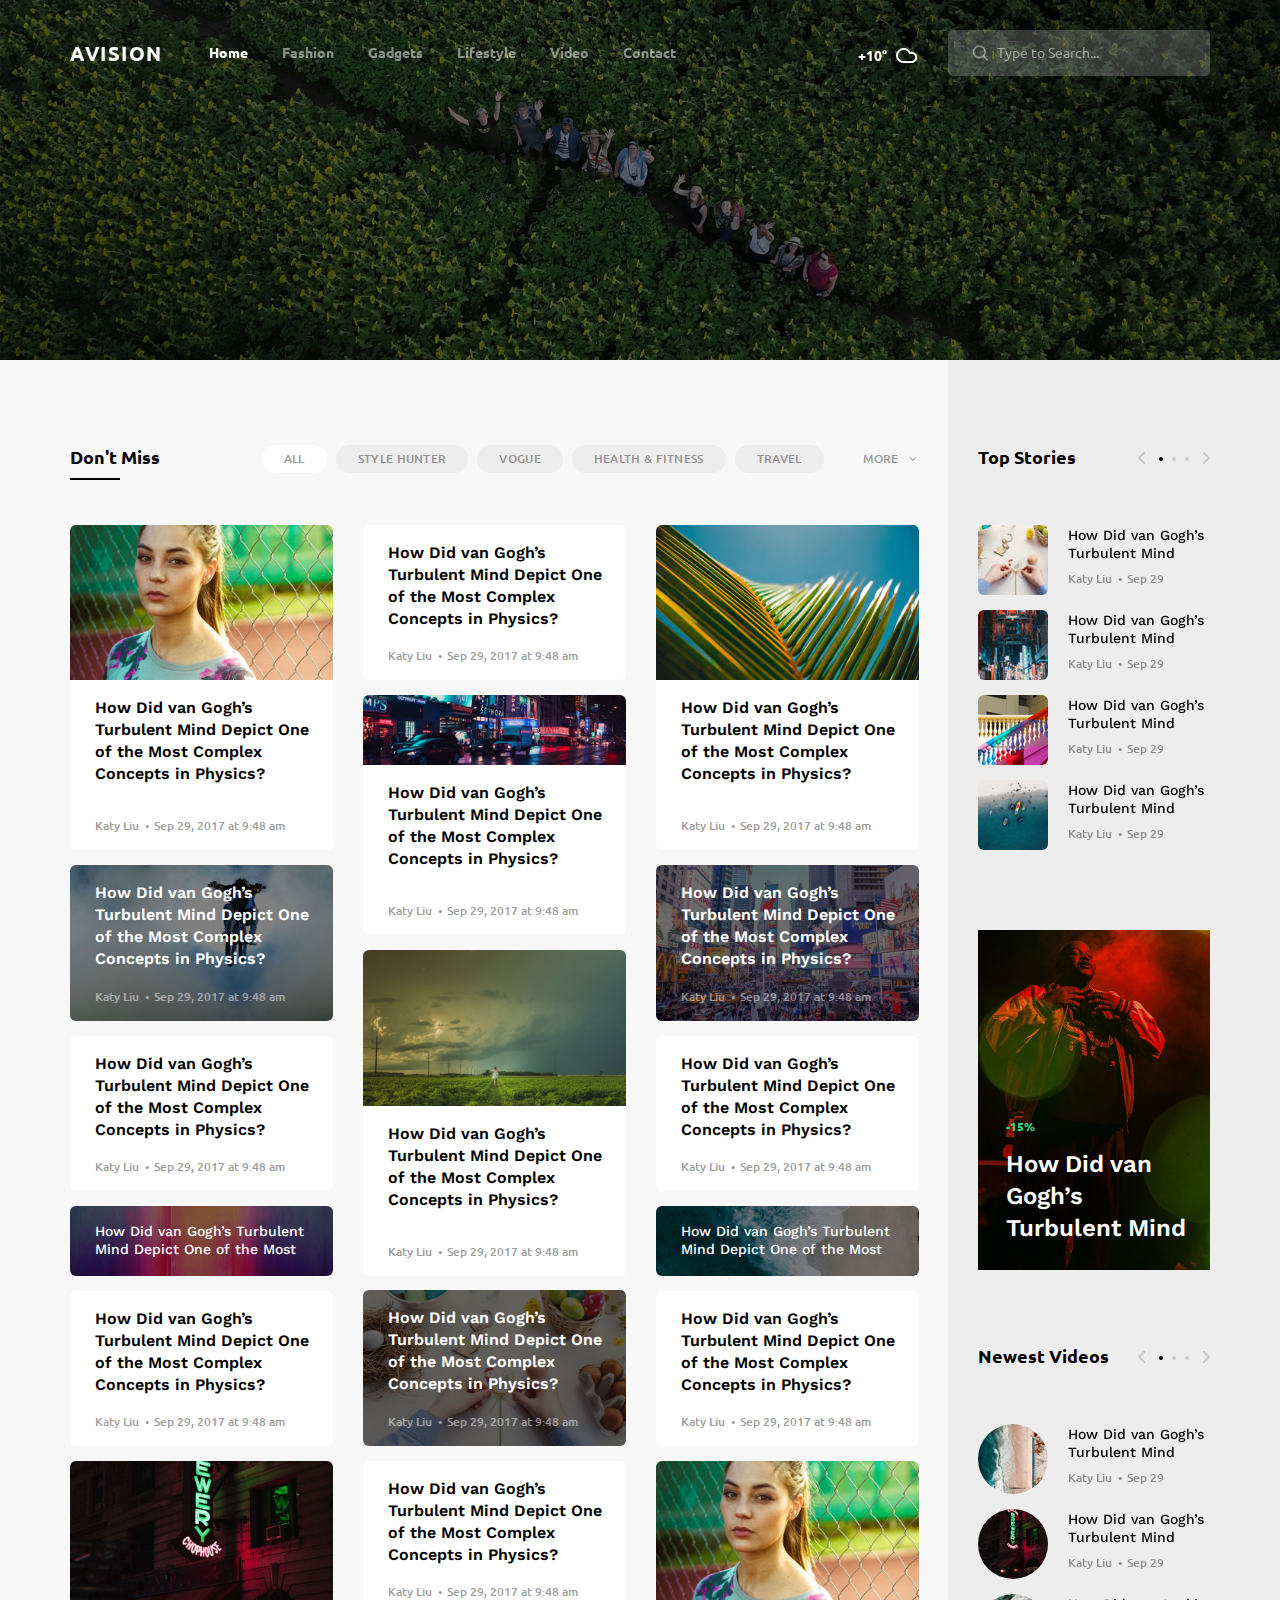
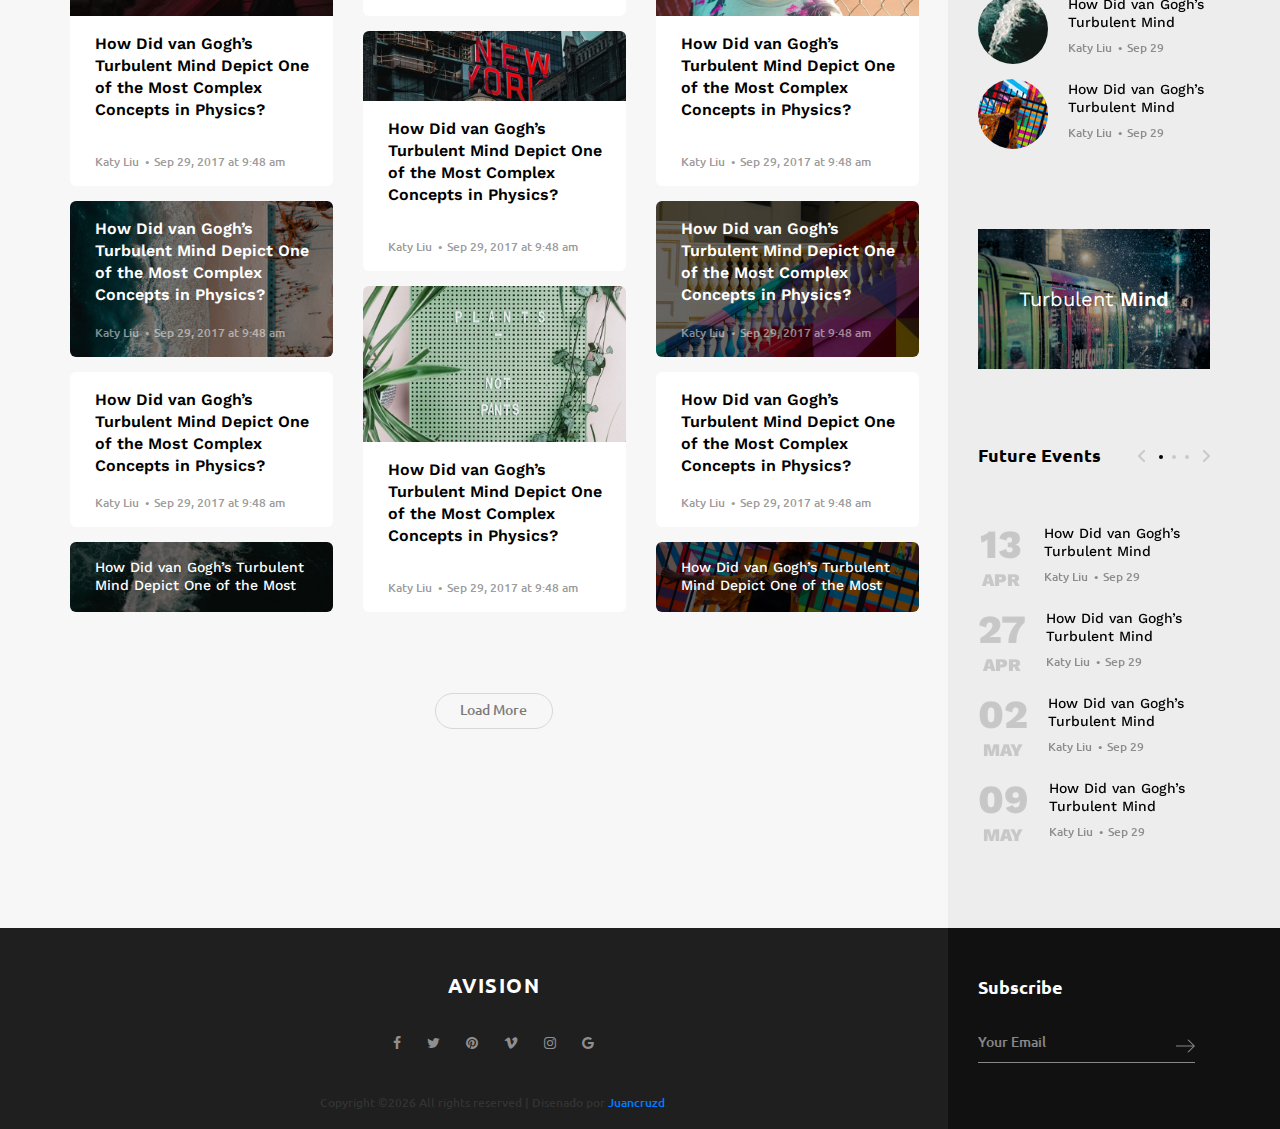
<file: category.html>
<!DOCTYPE html>
<html lang="en">
<head>
<title>Category</title>
<meta charset="utf-8">
<meta http-equiv="X-UA-Compatible" content="IE=edge">
<meta name="description" content="Demo project">
<meta name="viewport" content="width=device-width, initial-scale=1">
<link rel="stylesheet" type="text/css" href="styles/bootstrap4/bootstrap.min.css">
<link href="plugins/font-awesome-4.7.0/css/font-awesome.min.css" rel="stylesheet" type="text/css">
<link rel="stylesheet" type="text/css" href="plugins/OwlCarousel2-2.2.1/owl.carousel.css">
<link rel="stylesheet" type="text/css" href="plugins/OwlCarousel2-2.2.1/owl.theme.default.css">
<link rel="stylesheet" type="text/css" href="plugins/OwlCarousel2-2.2.1/animate.css">
<link rel="stylesheet" type="text/css" href="plugins/jquery.mb.YTPlayer-3.1.12/jquery.mb.YTPlayer.css">
<link rel="stylesheet" type="text/css" href="styles/category.css">
<link rel="stylesheet" type="text/css" href="styles/category_responsive.css">
</head>
<body>

<div class="super_container">

	<!-- Header -->

	<header class="header">
		<div class="container">
			<div class="row">
				<div class="col">
					<div class="header_content d-flex flex-row align-items-center justify-content-start">
						<div class="logo"><a href="#">avision</a></div>
						<nav class="main_nav">
							<ul>
								<li class="active"><a href="index.html">Home</a></li>
								<li><a href="#">Fashion</a></li>
								<li><a href="#">Gadgets</a></li>
								<li><a href="#">Lifestyle</a></li>
								<li><a href="#">Video</a></li>
								<li><a href="contact.html">Contact</a></li>
							</ul>
						</nav>
						<div class="search_container ml-auto">
							<div class="weather">
								<div class="temperature">+10°</div>
								<img class="weather_icon" src="images/cloud.png" alt="">
							</div>
							<form action="#">
								<input type="search" class="header_search_input" required="required" placeholder="Type to Search...">
								<img class="header_search_icon" src="images/search.png" alt="">
							</form>
							
						</div>
						<div class="hamburger ml-auto menu_mm">
							<i class="fa fa-bars trans_200 menu_mm" aria-hidden="true"></i>
						</div>
					</div>
				</div>
			</div>
		</div>
	</header>

	<!-- Menu -->

	<div class="menu d-flex flex-column align-items-end justify-content-start text-right menu_mm trans_400">
		<div class="menu_close_container"><div class="menu_close"><div></div><div></div></div></div>
		<div class="logo menu_mm"><a href="#">Avision</a></div>
		<div class="search">
			<form action="#">
				<input type="search" class="header_search_input menu_mm" required="required" placeholder="Type to Search...">
				<img class="header_search_icon menu_mm" src="images/search_2.png" alt="">
			</form>
		</div>
		<nav class="menu_nav">
			<ul class="menu_mm">
				<li class="menu_mm"><a href="index.html">home</a></li>
				<li class="menu_mm"><a href="#">Fashion</a></li>
				<li class="menu_mm"><a href="#">Gadgets</a></li>
				<li class="menu_mm"><a href="#">Lifestyle</a></li>
				<li class="menu_mm"><a href="#">Video</a></li>
				<li class="menu_mm"><a href="contact.html">Contact</a></li>
			</ul>
		</nav>
	</div>
	
	<!-- Home -->

	<div class="home">
		<div class="home_background parallax-window" data-parallax="scroll" data-image-src="images/category.jpg" data-speed="0.8"></div>
	</div>
	
	<!-- Page Content -->

	<div class="page_content">
		<div class="container">
			<div class="row row-lg-eq-height">

				<!-- Main Content -->

				<div class="col-lg-9">
					<div class="main_content">

						<!-- Category -->

						<div class="category">
							<div class="section_panel d-flex flex-row align-items-center justify-content-start">
								<div class="section_title">Don't Miss</div>
								<div class="section_tags ml-auto">
									<ul>
										<li class="active"><a href="category.html">all</a></li>
										<li><a href="category.html">style hunter</a></li>
										<li><a href="category.html">vogue</a></li>
										<li><a href="category.html">health & fitness</a></li>
										<li><a href="category.html">travel</a></li>
									</ul>
								</div>
								<div class="section_panel_more">
									<ul>
										<li>more
											<ul>
												<li><a href="category.html">new look 2018</a></li>
												<li><a href="category.html">street fashion</a></li>
												<li><a href="category.html">business</a></li>
												<li><a href="category.html">recipes</a></li>
												<li><a href="category.html">sport</a></li>
												<li><a href="category.html">celebrities</a></li>
											</ul>
										</li>
									</ul>
								</div>
							</div>
							<div class="section_content">
								<div class="grid clearfix">

									<!-- Small Card With Image -->
									<div class="card card_small_with_image grid-item">
										<img class="card-img-top" src="images/post_10.jpg" alt="">
										<div class="card-body">
											<div class="card-title card-title-small"><a href="post.html">How Did van Gogh’s Turbulent Mind Depict One of the Most Complex Concepts in Physics?</a></div>
											<small class="post_meta"><a href="#">Katy Liu</a><span>Sep 29, 2017 at 9:48 am</span></small>
										</div>
									</div>

									<!-- Small Card Without Image -->
									<div class="card card_default card_small_no_image grid-item">
										<div class="card-body">
											<div class="card-title card-title-small"><a href="post.html">How Did van Gogh’s Turbulent Mind Depict One of the Most Complex Concepts in Physics?</a></div>
											<small class="post_meta"><a href="#">Katy Liu</a><span>Sep 29, 2017 at 9:48 am</span></small>
										</div>
									</div>

									<!-- Small Card With Image -->
									<div class="card card_small_with_image grid-item">
										<img class="card-img-top" src="images/post_15.jpg" alt="">
										<div class="card-body">
											<div class="card-title card-title-small"><a href="post.html">How Did van Gogh’s Turbulent Mind Depict One of the Most Complex Concepts in Physics?</a></div>
											<small class="post_meta"><a href="#">Katy Liu</a><span>Sep 29, 2017 at 9:48 am</span></small>
										</div>
									</div>

									<!-- Small Card With Image -->
									<div class="card card_small_with_image grid-item">
										<img class="card-img-top" src="images/post_13.jpg" alt="https://unsplash.com/@jakobowens1">
										<div class="card-body">
											<div class="card-title card-title-small"><a href="post.html">How Did van Gogh’s Turbulent Mind Depict One of the Most Complex Concepts in Physics?</a></div>
											<small class="post_meta"><a href="#">Katy Liu</a><span>Sep 29, 2017 at 9:48 am</span></small>
										</div>
									</div>

									<!-- Small Card With Background -->
									<div class="card card_default card_small_with_background grid-item">
										<div class="card_background" style="background-image:url(images/post_11.jpg)"></div>
										<div class="card-body">
											<div class="card-title card-title-small"><a href="post.html">How Did van Gogh’s Turbulent Mind Depict One of the Most Complex Concepts in Physics?</a></div>
											<small class="post_meta"><a href="#">Katy Liu</a><span>Sep 29, 2017 at 9:48 am</span></small>
										</div>
									</div>

									<!-- Small Card With Background -->
									<div class="card card_default card_small_with_background grid-item">
										<div class="card_background" style="background-image:url(images/post_16.jpg)"></div>
										<div class="card-body">
											<div class="card-title card-title-small"><a href="post.html">How Did van Gogh’s Turbulent Mind Depict One of the Most Complex Concepts in Physics?</a></div>
											<small class="post_meta"><a href="#">Katy Liu</a><span>Sep 29, 2017 at 9:48 am</span></small>
										</div>
									</div>

									<!-- Small Card With Image -->
									<div class="card card_small_with_image grid-item">
										<img class="card-img-top" src="images/post_14.jpg" alt="">
										<div class="card-body">
											<div class="card-title card-title-small"><a href="post.html">How Did van Gogh’s Turbulent Mind Depict One of the Most Complex Concepts in Physics?</a></div>
											<small class="post_meta"><a href="#">Katy Liu</a><span>Sep 29, 2017 at 9:48 am</span></small>
										</div>
									</div>

									<!-- Small Card Without Image -->
									<div class="card card_default card_small_no_image grid-item">
										<div class="card-body">
											<div class="card-title card-title-small"><a href="post.html">How Did van Gogh’s Turbulent Mind Depict One of the Most Complex Concepts in Physics?</a></div>
											<small class="post_meta"><a href="#">Katy Liu</a><span>Sep 29, 2017 at 9:48 am</span></small>
										</div>
									</div>

									<!-- Small Card Without Image -->
									<div class="card card_default card_small_no_image grid-item">
										<div class="card-body">
											<div class="card-title card-title-small"><a href="post.html">How Did van Gogh’s Turbulent Mind Depict One of the Most Complex Concepts in Physics?</a></div>
											<small class="post_meta"><a href="#">Katy Liu</a><span>Sep 29, 2017 at 9:48 am</span></small>
										</div>
									</div>

									<!-- Default Card With Background -->
									<div class="card card_default card_default_with_background grid-item">
										<div class="card_background" style="background-image:url(images/post_12.jpg)"></div>
										<div class="card-body">
											<div class="card-title card-title-small"><a href="post.html">How Did van Gogh’s Turbulent Mind Depict One of the Most</a></div>
										</div>
									</div>

									<!-- Default Card With Background -->
									<div class="card card_default card_default_with_background grid-item">
										<div class="card_background" style="background-image:url(images/post_6.jpg)"></div>
										<div class="card-body">
											<div class="card-title card-title-small"><a href="post.html">How Did van Gogh’s Turbulent Mind Depict One of the Most</a></div>
										</div>
									</div>

									<!-- Small Card With Background -->
									<div class="card card_default card_small_with_background grid-item">
										<div class="card_background" style="background-image:url(images/post_19.jpg)"></div>
										<div class="card-body">
											<div class="card-title card-title-small"><a href="post.html">How Did van Gogh’s Turbulent Mind Depict One of the Most Complex Concepts in Physics?</a></div>
											<small class="post_meta"><a href="#">Katy Liu</a><span>Sep 29, 2017 at 9:48 am</span></small>
										</div>
									</div>

									<!-- Small Card Without Image -->
									<div class="card card_default card_small_no_image grid-item">
										<div class="card-body">
											<div class="card-title card-title-small"><a href="post.html">How Did van Gogh’s Turbulent Mind Depict One of the Most Complex Concepts in Physics?</a></div>
											<small class="post_meta"><a href="#">Katy Liu</a><span>Sep 29, 2017 at 9:48 am</span></small>
										</div>
									</div>

									<!-- Small Card Without Image -->
									<div class="card card_default card_small_no_image grid-item">
										<div class="card-body">
											<div class="card-title card-title-small"><a href="post.html">How Did van Gogh’s Turbulent Mind Depict One of the Most Complex Concepts in Physics?</a></div>
											<small class="post_meta"><a href="#">Katy Liu</a><span>Sep 29, 2017 at 9:48 am</span></small>
										</div>
									</div>

									<!-- Small Card With Image -->
									<div class="card card_small_with_image grid-item">
										<img class="card-img-top" src="images/post_5.jpg" alt="">
										<div class="card-body">
											<div class="card-title card-title-small"><a href="post.html">How Did van Gogh’s Turbulent Mind Depict One of the Most Complex Concepts in Physics?</a></div>
											<small class="post_meta"><a href="#">Katy Liu</a><span>Sep 29, 2017 at 9:48 am</span></small>
										</div>
									</div>

									<!-- Small Card With Image -->
									<div class="card card_small_with_image grid-item">
										<img class="card-img-top" src="images/post_10.jpg" alt="">
										<div class="card-body">
											<div class="card-title card-title-small"><a href="post.html">How Did van Gogh’s Turbulent Mind Depict One of the Most Complex Concepts in Physics?</a></div>
											<small class="post_meta"><a href="#">Katy Liu</a><span>Sep 29, 2017 at 9:48 am</span></small>
										</div>
									</div>

									<!-- Small Card Without Image -->
									<div class="card card_default card_small_no_image grid-item">
										<div class="card-body">
											<div class="card-title card-title-small"><a href="post.html">How Did van Gogh’s Turbulent Mind Depict One of the Most Complex Concepts in Physics?</a></div>
											<small class="post_meta"><a href="#">Katy Liu</a><span>Sep 29, 2017 at 9:48 am</span></small>
										</div>
									</div>

									<!-- Small Card With Image -->
									<div class="card card_small_with_image grid-item">
										<img class="card-img-top" src="images/post_20.jpg" alt="https://unsplash.com/@jakobowens1">
										<div class="card-body">
											<div class="card-title card-title-small"><a href="post.html">How Did van Gogh’s Turbulent Mind Depict One of the Most Complex Concepts in Physics?</a></div>
											<small class="post_meta"><a href="#">Katy Liu</a><span>Sep 29, 2017 at 9:48 am</span></small>
										</div>
									</div>

									<!-- Small Card With Background -->
									<div class="card card_default card_small_with_background grid-item">
										<div class="card_background" style="background-image:url(images/post_4.jpg)"></div>
										<div class="card-body">
											<div class="card-title card-title-small"><a href="post.html">How Did van Gogh’s Turbulent Mind Depict One of the Most Complex Concepts in Physics?</a></div>
											<small class="post_meta"><a href="#">Katy Liu</a><span>Sep 29, 2017 at 9:48 am</span></small>
										</div>
									</div>

									<!-- Small Card With Background -->
									<div class="card card_default card_small_with_background grid-item">
										<div class="card_background" style="background-image:url(images/post_21.jpg)"></div>
										<div class="card-body">
											<div class="card-title card-title-small"><a href="post.html">How Did van Gogh’s Turbulent Mind Depict One of the Most Complex Concepts in Physics?</a></div>
											<small class="post_meta"><a href="#">Katy Liu</a><span>Sep 29, 2017 at 9:48 am</span></small>
										</div>
									</div>

									<!-- Small Card With Image -->
									<div class="card card_small_with_image grid-item">
										<img class="card-img-top" src="images/post_22.jpg" alt="">
										<div class="card-body">
											<div class="card-title card-title-small"><a href="post.html">How Did van Gogh’s Turbulent Mind Depict One of the Most Complex Concepts in Physics?</a></div>
											<small class="post_meta"><a href="#">Katy Liu</a><span>Sep 29, 2017 at 9:48 am</span></small>
										</div>
									</div>

									<!-- Small Card Without Image -->
									<div class="card card_default card_small_no_image grid-item">
										<div class="card-body">
											<div class="card-title card-title-small"><a href="post.html">How Did van Gogh’s Turbulent Mind Depict One of the Most Complex Concepts in Physics?</a></div>
											<small class="post_meta"><a href="#">Katy Liu</a><span>Sep 29, 2017 at 9:48 am</span></small>
										</div>
									</div>

									<!-- Small Card Without Image -->
									<div class="card card_default card_small_no_image grid-item">
										<div class="card-body">
											<div class="card-title card-title-small"><a href="post.html">How Did van Gogh’s Turbulent Mind Depict One of the Most Complex Concepts in Physics?</a></div>
											<small class="post_meta"><a href="#">Katy Liu</a><span>Sep 29, 2017 at 9:48 am</span></small>
										</div>
									</div>

									<!-- Default Card With Background -->
									<div class="card card_default card_default_with_background grid-item">
										<div class="card_background" style="background-image:url(images/post_23.jpg)"></div>
										<div class="card-body">
											<div class="card-title card-title-small"><a href="post.html">How Did van Gogh’s Turbulent Mind Depict One of the Most</a></div>
										</div>
									</div>

									<!-- Default Card With Background -->
									<div class="card card_default card_default_with_background grid-item">
										<div class="card_background" style="background-image:url(images/post_24.jpg)"></div>
										<div class="card-body">
											<div class="card-title card-title-small"><a href="post.html">How Did van Gogh’s Turbulent Mind Depict One of the Most</a></div>
										</div>
									</div>

								</div>
							</div>
						</div>

					</div>
					<div class="load_more">
						<div id="load_more" class="load_more_button text-center trans_200">Load More</div>
					</div>
				</div>

				<!-- Sidebar -->

				<div class="col-lg-3">
					<div class="sidebar">
						<div class="sidebar_background"></div>

						<!-- Top Stories -->

						<div class="sidebar_section">
							<div class="sidebar_title_container">
								<div class="sidebar_title">Top Stories</div>
								<div class="sidebar_slider_nav">
									<div class="custom_nav_container sidebar_slider_nav_container">
										<div class="custom_prev custom_prev_top">
											<svg version="1.1" xmlns="http://www.w3.org/2000/svg" xmlns:xlink="http://www.w3.org/1999/xlink" x="0px" y="0px"
												 width="7px" height="12px" viewBox="0 0 7 12" enable-background="new 0 0 7 12" xml:space="preserve">
												<polyline fill="#bebebe" points="0,5.61 5.609,0 7,0 7,1.438 2.438,6 7,10.563 7,12 5.609,12 -0.002,6.39 "/>
											</svg>
										</div>
								        <ul id="custom_dots" class="custom_dots custom_dots_top">
											<li class="custom_dot custom_dot_top active"><span></span></li>
											<li class="custom_dot custom_dot_top"><span></span></li>
											<li class="custom_dot custom_dot_top"><span></span></li>
										</ul>
										<div class="custom_next custom_next_top">
											<svg version="1.1" xmlns="http://www.w3.org/2000/svg" xmlns:xlink="http://www.w3.org/1999/xlink" x="0px" y="0px"
												 width="7px" height="12px" viewBox="0 0 7 12" enable-background="new 0 0 7 12" xml:space="preserve">
												<polyline fill="#bebebe" points="6.998,6.39 1.389,12 -0.002,12 -0.002,10.562 4.561,6 -0.002,1.438 -0.002,0 1.389,0 7,5.61 "/>
											</svg>
										</div>
									</div>
								</div>
							</div>
							<div class="sidebar_section_content">

								<!-- Top Stories Slider -->
								<div class="sidebar_slider_container">
									<div class="owl-carousel owl-theme sidebar_slider_top">

										<!-- Top Stories Slider Item -->
										<div class="owl-item">

											<!-- Sidebar Post -->
											<div class="side_post">
												<a href="post.html">
													<div class="d-flex flex-row align-items-xl-center align-items-start justify-content-start">
														<div class="side_post_image"><div><img src="images/top_1.jpg" alt=""></div></div>
														<div class="side_post_content">
															<div class="side_post_title">How Did van Gogh’s Turbulent Mind</div>
															<small class="post_meta">Katy Liu<span>Sep 29</span></small>
														</div>
													</div>
												</a>
											</div>

											<!-- Sidebar Post -->
											<div class="side_post">
												<a href="post.html">
													<div class="d-flex flex-row align-items-xl-center align-items-start justify-content-start">
														<div class="side_post_image"><div><img src="images/top_2.jpg" alt=""></div></div>
														<div class="side_post_content">
															<div class="side_post_title">How Did van Gogh’s Turbulent Mind</div>
															<small class="post_meta">Katy Liu<span>Sep 29</span></small>
														</div>
													</div>
												</a>
											</div>

											<!-- Sidebar Post -->
											<div class="side_post">
												<a href="post.html">
													<div class="d-flex flex-row align-items-xl-center align-items-start justify-content-start">
														<div class="side_post_image"><div><img src="images/top_3.jpg" alt=""></div></div>
														<div class="side_post_content">
															<div class="side_post_title">How Did van Gogh’s Turbulent Mind</div>
															<small class="post_meta">Katy Liu<span>Sep 29</span></small>
														</div>
													</div>
												</a>
											</div>

											<!-- Sidebar Post -->
											<div class="side_post">
												<a href="post.html">
													<div class="d-flex flex-row align-items-xl-center align-items-start justify-content-start">
														<div class="side_post_image"><div><img src="images/top_4.jpg" alt=""></div></div>
														<div class="side_post_content">
															<div class="side_post_title">How Did van Gogh’s Turbulent Mind</div>
															<small class="post_meta">Katy Liu<span>Sep 29</span></small>
														</div>
													</div>
												</a>
											</div>

										</div>

										<!-- Top Stories Slider Item -->
										<div class="owl-item">

											<!-- Sidebar Post -->
											<div class="side_post">
												<a href="post.html">
													<div class="d-flex flex-row align-items-xl-center align-items-start justify-content-start">
														<div class="side_post_image"><div><img src="images/top_1.jpg" alt=""></div></div>
														<div class="side_post_content">
															<div class="side_post_title">How Did van Gogh’s Turbulent Mind</div>
															<small class="post_meta">Katy Liu<span>Sep 29</span></small>
														</div>
													</div>
												</a>
											</div>

											<!-- Sidebar Post -->
											<div class="side_post">
												<a href="post.html">
													<div class="d-flex flex-row align-items-xl-center align-items-start justify-content-start">
														<div class="side_post_image"><div><img src="images/top_2.jpg" alt=""></div></div>
														<div class="side_post_content">
															<div class="side_post_title">How Did van Gogh’s Turbulent Mind</div>
															<small class="post_meta">Katy Liu<span>Sep 29</span></small>
														</div>
													</div>
												</a>
											</div>

											<!-- Sidebar Post -->
											<div class="side_post">
												<a href="post.html">
													<div class="d-flex flex-row align-items-xl-center align-items-start justify-content-start">
														<div class="side_post_image"><div><img src="images/top_3.jpg" alt=""></div></div>
														<div class="side_post_content">
															<div class="side_post_title">How Did van Gogh’s Turbulent Mind</div>
															<small class="post_meta">Katy Liu<span>Sep 29</span></small>
														</div>
													</div>
												</a>
											</div>

											<!-- Sidebar Post -->
											<div class="side_post">
												<a href="post.html">
													<div class="d-flex flex-row align-items-xl-center align-items-start justify-content-start">
														<div class="side_post_image"><div><img src="images/top_4.jpg" alt=""></div></div>
														<div class="side_post_content">
															<div class="side_post_title">How Did van Gogh’s Turbulent Mind</div>
															<small class="post_meta">Katy Liu<span>Sep 29</span></small>
														</div>
													</div>
												</a>
											</div>

										</div>

										<!-- Top Stories Slider Item -->
										<div class="owl-item">

											<!-- Sidebar Post -->
											<div class="side_post">
												<a href="post.html">
													<div class="d-flex flex-row align-items-xl-center align-items-start justify-content-start">
														<div class="side_post_image"><div><img src="images/top_1.jpg" alt=""></div></div>
														<div class="side_post_content">
															<div class="side_post_title">How Did van Gogh’s Turbulent Mind</div>
															<small class="post_meta">Katy Liu<span>Sep 29</span></small>
														</div>
													</div>
												</a>
											</div>

											<!-- Sidebar Post -->
											<div class="side_post">
												<a href="post.html">
													<div class="d-flex flex-row align-items-xl-center align-items-start justify-content-start">
														<div class="side_post_image"><div><img src="images/top_2.jpg" alt=""></div></div>
														<div class="side_post_content">
															<div class="side_post_title">How Did van Gogh’s Turbulent Mind</div>
															<small class="post_meta">Katy Liu<span>Sep 29</span></small>
														</div>
													</div>
												</a>
											</div>

											<!-- Sidebar Post -->
											<div class="side_post">
												<a href="post.html">
													<div class="d-flex flex-row align-items-xl-center align-items-start justify-content-start">
														<div class="side_post_image"><div><img src="images/top_3.jpg" alt=""></div></div>
														<div class="side_post_content">
															<div class="side_post_title">How Did van Gogh’s Turbulent Mind</div>
															<small class="post_meta">Katy Liu<span>Sep 29</span></small>
														</div>
													</div>
												</a>
											</div>

											<!-- Sidebar Post -->
											<div class="side_post">
												<a href="post.html">
													<div class="d-flex flex-row align-items-xl-center align-items-start justify-content-start">
														<div class="side_post_image"><div><img src="images/top_4.jpg" alt=""></div></div>
														<div class="side_post_content">
															<div class="side_post_title">How Did van Gogh’s Turbulent Mind</div>
															<small class="post_meta">Katy Liu<span>Sep 29</span></small>
														</div>
													</div>
												</a>
											</div>

										</div>

									</div>
								</div>
							</div>
						</div>

						<!-- Advertising -->

						<div class="sidebar_section">
							<div class="advertising">
								<div class="advertising_background" style="background-image:url(images/post_17.jpg)"></div>
								<div class="advertising_content d-flex flex-column align-items-start justify-content-end">
									<div class="advertising_perc">-15%</div>
									<div class="advertising_link"><a href="#">How Did van Gogh’s Turbulent Mind</a></div>
								</div>
							</div>
						</div>

						<!-- Newest Videos -->

						<div class="sidebar_section newest_videos">
							<div class="sidebar_title_container">
								<div class="sidebar_title">Newest Videos</div>
								<div class="sidebar_slider_nav">
									<div class="custom_nav_container sidebar_slider_nav_container">
										<div class="custom_prev custom_prev_vid">
											<svg version="1.1" xmlns="http://www.w3.org/2000/svg" xmlns:xlink="http://www.w3.org/1999/xlink" x="0px" y="0px"
												 width="7px" height="12px" viewBox="0 0 7 12" enable-background="new 0 0 7 12" xml:space="preserve">
												<polyline fill="#bebebe" points="0,5.61 5.609,0 7,0 7,1.438 2.438,6 7,10.563 7,12 5.609,12 -0.002,6.39 "/>
											</svg>
										</div>
								        <ul id="custom_dots" class="custom_dots custom_dots_vid">
											<li class="custom_dot custom_dot_vid active"><span></span></li>
											<li class="custom_dot custom_dot_vid"><span></span></li>
											<li class="custom_dot custom_dot_vid"><span></span></li>
										</ul>
										<div class="custom_next custom_next_vid">
											<svg version="1.1" xmlns="http://www.w3.org/2000/svg" xmlns:xlink="http://www.w3.org/1999/xlink" x="0px" y="0px"
												 width="7px" height="12px" viewBox="0 0 7 12" enable-background="new 0 0 7 12" xml:space="preserve">
												<polyline fill="#bebebe" points="6.998,6.39 1.389,12 -0.002,12 -0.002,10.562 4.561,6 -0.002,1.438 -0.002,0 1.389,0 7,5.61 "/>
											</svg>
										</div>
									</div>
								</div>
							</div>
							<div class="sidebar_section_content">

								<!-- Sidebar Slider -->
								<div class="sidebar_slider_container">
									<div class="owl-carousel owl-theme sidebar_slider_vid">

										<!-- Newest Videos Slider Item -->
										<div class="owl-item">

											<!-- Newest Videos Post -->
											<div class="side_post">
												<a href="post.html">
													<div class="d-flex flex-row align-items-xl-center align-items-start justify-content-start">
														<div class="side_post_image"><div><img src="images/vid_1.jpg" alt=""></div></div>
														<div class="side_post_content">
															<div class="side_post_title">How Did van Gogh’s Turbulent Mind</div>
															<small class="post_meta">Katy Liu<span>Sep 29</span></small>
														</div>
													</div>
												</a>
											</div>

											<!-- Newest Videos Post -->
											<div class="side_post">
												<a href="post.html">
													<div class="d-flex flex-row align-items-xl-center align-items-start justify-content-start">
														<div class="side_post_image"><div><img src="images/vid_2.jpg" alt=""></div></div>
														<div class="side_post_content">
															<div class="side_post_title">How Did van Gogh’s Turbulent Mind</div>
															<small class="post_meta">Katy Liu<span>Sep 29</span></small>
														</div>
													</div>
												</a>
											</div>

											<!-- Newest Videos Post -->
											<div class="side_post">
												<a href="post.html">
													<div class="d-flex flex-row align-items-xl-center align-items-start justify-content-start">
														<div class="side_post_image"><div><img src="images/vid_3.jpg" alt=""></div></div>
														<div class="side_post_content">
															<div class="side_post_title">How Did van Gogh’s Turbulent Mind</div>
															<small class="post_meta">Katy Liu<span>Sep 29</span></small>
														</div>
													</div>
												</a>
											</div>

											<!-- Newest Videos Post -->
											<div class="side_post">
												<a href="post.html">
													<div class="d-flex flex-row align-items-xl-center align-items-start justify-content-start">
														<div class="side_post_image"><div><img src="images/vid_4.jpg" alt=""></div></div>
														<div class="side_post_content">
															<div class="side_post_title">How Did van Gogh’s Turbulent Mind</div>
															<small class="post_meta">Katy Liu<span>Sep 29</span></small>
														</div>
													</div>
												</a>
											</div>

										</div>

										<!-- Newest Videos Slider Item -->
										<div class="owl-item">

											<!-- Newest Videos Post -->
											<div class="side_post">
												<a href="post.html">
													<div class="d-flex flex-row align-items-xl-center align-items-start justify-content-start">
														<div class="side_post_image"><div><img src="images/vid_1.jpg" alt=""></div></div>
														<div class="side_post_content">
															<div class="side_post_title">How Did van Gogh’s Turbulent Mind</div>
															<small class="post_meta">Katy Liu<span>Sep 29</span></small>
														</div>
													</div>
												</a>
											</div>

											<!-- Newest Videos Post -->
											<div class="side_post">
												<a href="post.html">
													<div class="d-flex flex-row align-items-xl-center align-items-start justify-content-start">
														<div class="side_post_image"><div><img src="images/vid_2.jpg" alt=""></div></div>
														<div class="side_post_content">
															<div class="side_post_title">How Did van Gogh’s Turbulent Mind</div>
															<small class="post_meta">Katy Liu<span>Sep 29</span></small>
														</div>
													</div>
												</a>
											</div>

											<!-- Newest Videos Post -->
											<div class="side_post">
												<a href="post.html">
													<div class="d-flex flex-row align-items-xl-center align-items-start justify-content-start">
														<div class="side_post_image"><div><img src="images/vid_3.jpg" alt=""></div></div>
														<div class="side_post_content">
															<div class="side_post_title">How Did van Gogh’s Turbulent Mind</div>
															<small class="post_meta">Katy Liu<span>Sep 29</span></small>
														</div>
													</div>
												</a>
											</div>

											<!-- Newest Videos Post -->
											<div class="side_post">
												<a href="post.html">
													<div class="d-flex flex-row align-items-xl-center align-items-start justify-content-start">
														<div class="side_post_image"><div><img src="images/vid_4.jpg" alt=""></div></div>
														<div class="side_post_content">
															<div class="side_post_title">How Did van Gogh’s Turbulent Mind</div>
															<small class="post_meta">Katy Liu<span>Sep 29</span></small>
														</div>
													</div>
												</a>
											</div>

										</div>

										<!-- Newest Videos Slider Item -->
										<div class="owl-item">

											<!-- Newest Videos Post -->
											<div class="side_post">
												<a href="post.html">
													<div class="d-flex flex-row align-items-xl-center align-items-start justify-content-start">
														<div class="side_post_image"><div><img src="images/vid_1.jpg" alt=""></div></div>
														<div class="side_post_content">
															<div class="side_post_title">How Did van Gogh’s Turbulent Mind</div>
															<small class="post_meta">Katy Liu<span>Sep 29</span></small>
														</div>
													</div>
												</a>
											</div>

											<!-- Newest Videos Post -->
											<div class="side_post">
												<a href="post.html">
													<div class="d-flex flex-row align-items-xl-center align-items-start justify-content-start">
														<div class="side_post_image"><div><img src="images/vid_2.jpg" alt=""></div></div>
														<div class="side_post_content">
															<div class="side_post_title">How Did van Gogh’s Turbulent Mind</div>
															<small class="post_meta">Katy Liu<span>Sep 29</span></small>
														</div>
													</div>
												</a>
											</div>

											<!-- Newest Videos Post -->
											<div class="side_post">
												<a href="post.html">
													<div class="d-flex flex-row align-items-xl-center align-items-start justify-content-start">
														<div class="side_post_image"><div><img src="images/vid_3.jpg" alt=""></div></div>
														<div class="side_post_content">
															<div class="side_post_title">How Did van Gogh’s Turbulent Mind</div>
															<small class="post_meta">Katy Liu<span>Sep 29</span></small>
														</div>
													</div>
												</a>
											</div>

											<!-- Newest Videos Post -->
											<div class="side_post">
												<a href="post.html">
													<div class="d-flex flex-row align-items-xl-center align-items-start justify-content-start">
														<div class="side_post_image"><div><img src="images/vid_4.jpg" alt=""></div></div>
														<div class="side_post_content">
															<div class="side_post_title">How Did van Gogh’s Turbulent Mind</div>
															<small class="post_meta">Katy Liu<span>Sep 29</span></small>
														</div>
													</div>
												</a>
											</div>

										</div>

									</div>
								</div>
							</div>
						</div>

						<!-- Advertising 2 -->

						<div class="sidebar_section">
							<div class="advertising_2">
								<div class="advertising_background" style="background-image:url(images/post_18.jpg)"></div>
								<div class="advertising_2_content d-flex flex-column align-items-center justify-content-center">
									<div class="advertising_2_link"><a href="#">Turbulent <span>Mind</span></a></div>
								</div>
							</div>
						</div>

						<!-- Future Events -->

						<div class="sidebar_section future_events">
							<div class="sidebar_title_container">
								<div class="sidebar_title">Future Events</div>
								<div class="sidebar_slider_nav">
									<div class="custom_nav_container sidebar_slider_nav_container">
										<div class="custom_prev custom_prev_events">
											<svg version="1.1" xmlns="http://www.w3.org/2000/svg" xmlns:xlink="http://www.w3.org/1999/xlink" x="0px" y="0px"
												 width="7px" height="12px" viewBox="0 0 7 12" enable-background="new 0 0 7 12" xml:space="preserve">
												<polyline fill="#bebebe" points="0,5.61 5.609,0 7,0 7,1.438 2.438,6 7,10.563 7,12 5.609,12 -0.002,6.39 "/>
											</svg>
										</div>
								        <ul id="custom_dots" class="custom_dots custom_dots_events">
											<li class="custom_dot custom_dot_events active"><span></span></li>
											<li class="custom_dot custom_dot_events"><span></span></li>
											<li class="custom_dot custom_dot_events"><span></span></li>
										</ul>
										<div class="custom_next custom_next_events">
											<svg version="1.1" xmlns="http://www.w3.org/2000/svg" xmlns:xlink="http://www.w3.org/1999/xlink" x="0px" y="0px"
												 width="7px" height="12px" viewBox="0 0 7 12" enable-background="new 0 0 7 12" xml:space="preserve">
												<polyline fill="#bebebe" points="6.998,6.39 1.389,12 -0.002,12 -0.002,10.562 4.561,6 -0.002,1.438 -0.002,0 1.389,0 7,5.61 "/>
											</svg>
										</div>
									</div>
								</div>
							</div>
							<div class="sidebar_section_content">

								<!-- Sidebar Slider -->
								<div class="sidebar_slider_container">
									<div class="owl-carousel owl-theme sidebar_slider_events">

										<!-- Future Events Slider Item -->
										<div class="owl-item">

											<!-- Future Events Post -->
											<div class="side_post">
												<a href="post.html">
													<div class="d-flex flex-row align-items-xl-center align-items-start justify-content-start">
														<div class="event_date d-flex flex-column align-items-center justify-content-center">
															<div class="event_day">13</div>
															<div class="event_month">apr</div>
														</div>
														<div class="side_post_content">
															<div class="side_post_title">How Did van Gogh’s Turbulent Mind</div>
															<small class="post_meta">Katy Liu<span>Sep 29</span></small>
														</div>
													</div>
												</a>
											</div>

											<!-- Future Events Post -->
											<div class="side_post">
												<a href="post.html">
													<div class="d-flex flex-row align-items-xl-center align-items-start justify-content-start">
														<div class="event_date d-flex flex-column align-items-center justify-content-center">
															<div class="event_day">27</div>
															<div class="event_month">apr</div>
														</div>
														<div class="side_post_content">
															<div class="side_post_title">How Did van Gogh’s Turbulent Mind</div>
															<small class="post_meta">Katy Liu<span>Sep 29</span></small>
														</div>
													</div>
												</a>
											</div>

											<!-- Future Events Post -->
											<div class="side_post">
												<a href="post.html">
													<div class="d-flex flex-row align-items-xl-center align-items-start justify-content-start">
														<div class="event_date d-flex flex-column align-items-center justify-content-center">
															<div class="event_day">02</div>
															<div class="event_month">may</div>
														</div>
														<div class="side_post_content">
															<div class="side_post_title">How Did van Gogh’s Turbulent Mind</div>
															<small class="post_meta">Katy Liu<span>Sep 29</span></small>
														</div>
													</div>
												</a>
											</div>

											<!-- Future Events Post -->
											<div class="side_post">
												<a href="post.html">
													<div class="d-flex flex-row align-items-xl-center align-items-start justify-content-start">
														<div class="event_date d-flex flex-column align-items-center justify-content-center">
															<div class="event_day">09</div>
															<div class="event_month">may</div>
														</div>
														<div class="side_post_content">
															<div class="side_post_title">How Did van Gogh’s Turbulent Mind</div>
															<small class="post_meta">Katy Liu<span>Sep 29</span></small>
														</div>
													</div>
												</a>
											</div>

										</div>

										<!-- Future Events Slider Item -->
										<div class="owl-item">

											<!-- Future Events Post -->
											<div class="side_post">
												<a href="post.html">
													<div class="d-flex flex-row align-items-xl-center align-items-start justify-content-start">
														<div class="event_date d-flex flex-column align-items-center justify-content-center">
															<div class="event_day">13</div>
															<div class="event_month">apr</div>
														</div>
														<div class="side_post_content">
															<div class="side_post_title">How Did van Gogh’s Turbulent Mind</div>
															<small class="post_meta">Katy Liu<span>Sep 29</span></small>
														</div>
													</div>
												</a>
											</div>

											<!-- Future Events Post -->
											<div class="side_post">
												<a href="post.html">
													<div class="d-flex flex-row align-items-xl-center align-items-start justify-content-start">
														<div class="event_date d-flex flex-column align-items-center justify-content-center">
															<div class="event_day">27</div>
															<div class="event_month">apr</div>
														</div>
														<div class="side_post_content">
															<div class="side_post_title">How Did van Gogh’s Turbulent Mind</div>
															<small class="post_meta">Katy Liu<span>Sep 29</span></small>
														</div>
													</div>
												</a>
											</div>

											<!-- Future Events Post -->
											<div class="side_post">
												<a href="post.html">
													<div class="d-flex flex-row align-items-xl-center align-items-start justify-content-start">
														<div class="event_date d-flex flex-column align-items-center justify-content-center">
															<div class="event_day">02</div>
															<div class="event_month">may</div>
														</div>
														<div class="side_post_content">
															<div class="side_post_title">How Did van Gogh’s Turbulent Mind</div>
															<small class="post_meta">Katy Liu<span>Sep 29</span></small>
														</div>
													</div>
												</a>
											</div>

											<!-- Future Events Post -->
											<div class="side_post">
												<a href="post.html">
													<div class="d-flex flex-row align-items-xl-center align-items-start justify-content-start">
														<div class="event_date d-flex flex-column align-items-center justify-content-center">
															<div class="event_day">09</div>
															<div class="event_month">may</div>
														</div>
														<div class="side_post_content">
															<div class="side_post_title">How Did van Gogh’s Turbulent Mind</div>
															<small class="post_meta">Katy Liu<span>Sep 29</span></small>
														</div>
													</div>
												</a>
											</div>

										</div>

										<!-- Future Events Slider Item -->
										<div class="owl-item">

											<!-- Future Events Post -->
											<div class="side_post">
												<a href="post.html">
													<div class="d-flex flex-row align-items-xl-center align-items-start justify-content-start">
														<div class="event_date d-flex flex-column align-items-center justify-content-center">
															<div class="event_day">13</div>
															<div class="event_month">apr</div>
														</div>
														<div class="side_post_content">
															<div class="side_post_title">How Did van Gogh’s Turbulent Mind</div>
															<small class="post_meta">Katy Liu<span>Sep 29</span></small>
														</div>
													</div>
												</a>
											</div>

											<!-- Future Events Post -->
											<div class="side_post">
												<a href="post.html">
													<div class="d-flex flex-row align-items-xl-center align-items-start justify-content-start">
														<div class="event_date d-flex flex-column align-items-center justify-content-center">
															<div class="event_day">27</div>
															<div class="event_month">apr</div>
														</div>
														<div class="side_post_content">
															<div class="side_post_title">How Did van Gogh’s Turbulent Mind</div>
															<small class="post_meta">Katy Liu<span>Sep 29</span></small>
														</div>
													</div>
												</a>
											</div>

											<!-- Future Events Post -->
											<div class="side_post">
												<a href="post.html">
													<div class="d-flex flex-row align-items-xl-center align-items-start justify-content-start">
														<div class="event_date d-flex flex-column align-items-center justify-content-center">
															<div class="event_day">02</div>
															<div class="event_month">may</div>
														</div>
														<div class="side_post_content">
															<div class="side_post_title">How Did van Gogh’s Turbulent Mind</div>
															<small class="post_meta">Katy Liu<span>Sep 29</span></small>
														</div>
													</div>
												</a>
											</div>

											<!-- Future Events Post -->
											<div class="side_post">
												<a href="post.html">
													<div class="d-flex flex-row align-items-xl-center align-items-start justify-content-start">
														<div class="event_date d-flex flex-column align-items-center justify-content-center">
															<div class="event_day">09</div>
															<div class="event_month">may</div>
														</div>
														<div class="side_post_content">
															<div class="side_post_title">How Did van Gogh’s Turbulent Mind</div>
															<small class="post_meta">Katy Liu<span>Sep 29</span></small>
														</div>
													</div>
												</a>
											</div>

										</div>

									</div>
								</div>
							</div>
						</div>

					</div>
				</div>

			</div>
		</div>
	</div>

	<!-- Footer -->

	<footer class="footer">
		<div class="container">
			<div class="row row-lg-eq-height">
				<div class="col-lg-9 order-lg-1 order-2">
					<div class="footer_content">
						<div class="footer_logo"><a href="#">avision</a></div>
						<div class="footer_social">
							<ul>
								<li class="footer_social_facebook"><a href="#"><i class="fa fa-facebook" aria-hidden="true"></i></a></li>
								<li class="footer_social_twitter"><a href="#"><i class="fa fa-twitter" aria-hidden="true"></i></a></li>
								<li class="footer_social_pinterest"><a href="#"><i class="fa fa-pinterest" aria-hidden="true"></i></a></li>
								<li class="footer_social_vimeo"><a href="#"><i class="fa fa-vimeo" aria-hidden="true"></i></a></li>
								<li class="footer_social_instagram"><a href="#"><i class="fa fa-instagram" aria-hidden="true"></i></a></li>
								<li class="footer_social_google"><a href="#"><i class="fa fa-google" aria-hidden="true"></i></a></li>
							</ul>
						</div>
						<div class="copyright"><!-- Link back to Colorlib can't be removed. Template is licensed under CC BY 3.0. -->
Copyright &copy;<script>document.write(new Date().getFullYear());</script> All rights reserved | Disenado por <a href="https://" target="_blank" rel="noopener">Juancruzd</a>.
<!-- Link back to Colorlib can't be removed. Template is licensed under CC BY 3.0. --></div>
					</div>
				</div>
				<div class="col-lg-3 order-lg-2 order-1">
					<div class="subscribe">
						<div class="subscribe_background"></div>
						<div class="subscribe_content">
							<div class="subscribe_title">Subscribe</div>
							<form action="#">
								<input type="email" class="sub_input" placeholder="Your Email" required="required">
								<button class="sub_button">
									<svg version="1.1" id="link_arrow_1" xmlns="http://www.w3.org/2000/svg" xmlns:xlink="http://www.w3.org/1999/xlink" x="0px" y="0px"
										 width="19px" height="13px" viewBox="0 0 19 13" enable-background="new 0 0 19 13" xml:space="preserve">
										<polygon fill="#FFFFFF" points="12.475,0 11.061,0 17.081,6.021 0,6.021 0,7.021 17.038,7.021 11.06,13 12.474,13 18.974,6.5 "/>
									</svg>
								</button>
							</form>
						</div>
					</div>
				</div>
			</div>
		</div>
	</footer>
</div>

<script src="js/jquery-3.2.1.min.js"></script>
<script src="styles/bootstrap4/popper.js"></script>
<script src="styles/bootstrap4/bootstrap.min.js"></script>
<script src="plugins/OwlCarousel2-2.2.1/owl.carousel.js"></script>
<script src="plugins/easing/easing.js"></script>
<script src="plugins/masonry/masonry.js"></script>
<script src="plugins/parallax-js-master/parallax.min.js"></script>
<script src="js/category.js"></script>
</body>
</html>
</file>
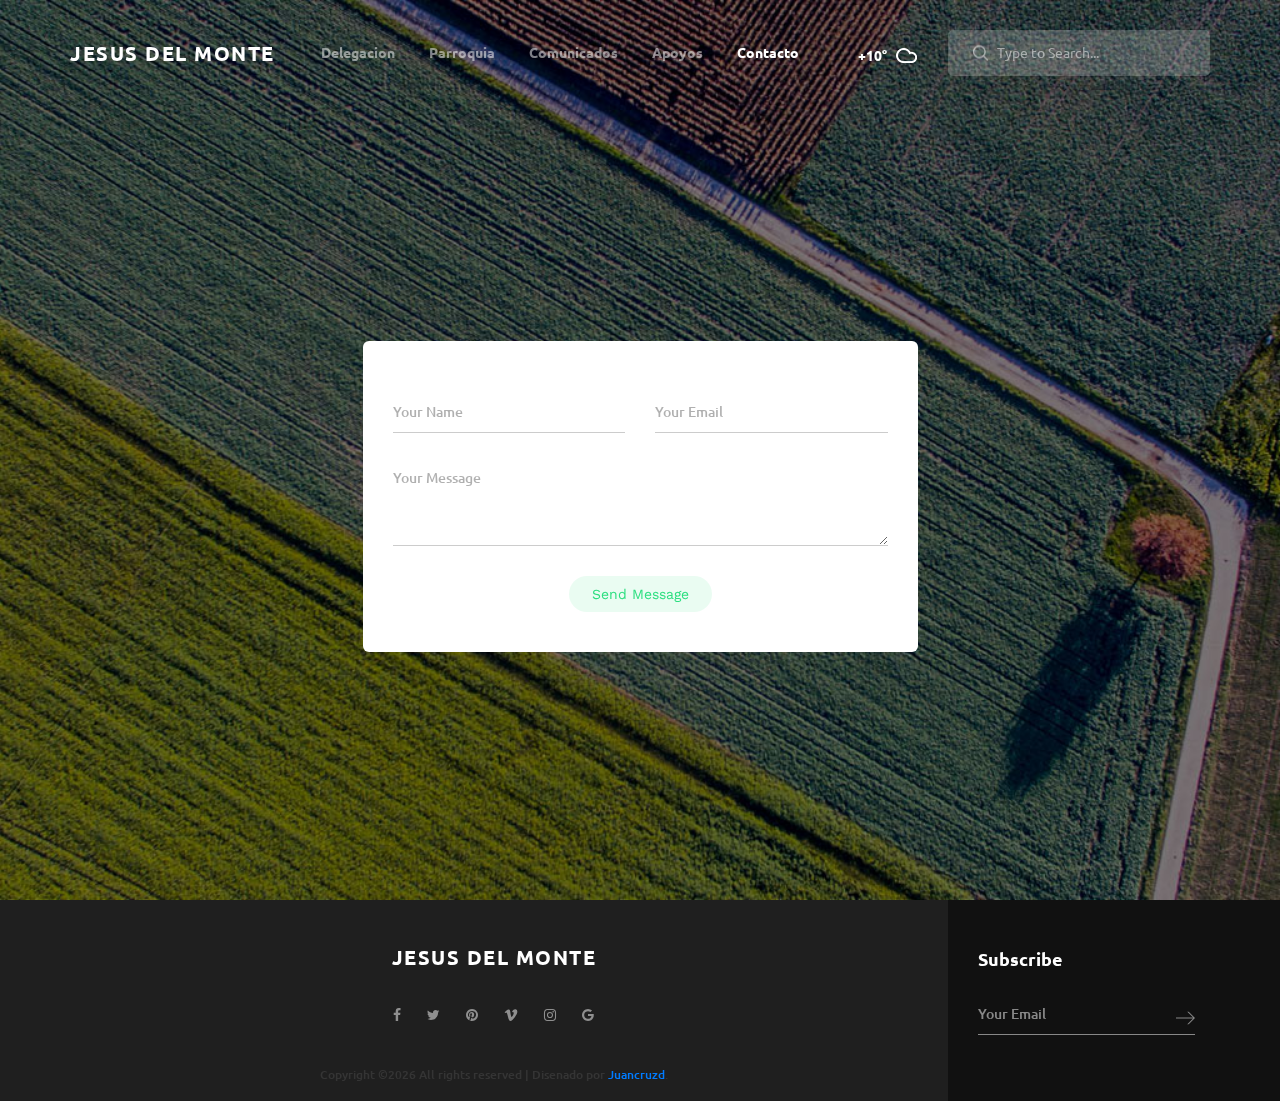
<file: contact.html>
<!DOCTYPE html>
<html lang="es-MX">
<head>
		<meta charset="UTF-8">
		<meta http-equiv="X-UA-Compatible" content="IE=edge">
		<meta name="viewport" content="width=device-width, initial-scale=1">   
		<title>Contacto</title>
		<meta name="description" content="Demo project">
		<meta name="viewport" content="width=device-width, initial-scale=1">
		<link rel="stylesheet" type="text/css" href="styles/bootstrap4/bootstrap.min.css">
		<link href="plugins/font-awesome-4.7.0/css/font-awesome.min.css" rel="stylesheet" type="text/css">
		<link rel="stylesheet" type="text/css" href="plugins/OwlCarousel2-2.2.1/owl.carousel.css">
		<link rel="stylesheet" type="text/css" href="plugins/OwlCarousel2-2.2.1/owl.theme.default.css">
		<link rel="stylesheet" type="text/css" href="plugins/OwlCarousel2-2.2.1/animate.css">
		<link rel="stylesheet" type="text/css" href="plugins/jquery.mb.YTPlayer-3.1.12/jquery.mb.YTPlayer.css">
		<link rel="stylesheet" type="text/css" href="styles/contact.css">
		<link rel="stylesheet" type="text/css" href="styles/contact_responsive.css">
</head>
<body>

<div class="super_container">

	<!-- Header -->

	<header class="header">
		<div class="container">
			<div class="row">
				<div class="col">
					<div class="header_content d-flex flex-row align-items-center justify-content-start">
						<div class="logo"><a href="index.html">JESUS DEL MONTE</a></div>
						<nav class="main_nav">
							<ul>
								<li><a href="#">Delegacion</a></li>
								<li><a href="#">Parroquia</a></li>
								<li><a href="#">Comunicados</a></li>
								<li><a href="#">Apoyos</a></li>
								<li class="active"><a href="contact.html">Contacto</a></li>
							</ul> 
						</nav>
						<div class="search_container ml-auto">
							<div class="weather">
								<div class="temperature">+10°</div>
								<img class="weather_icon" src="images/cloud.png" alt="">
							</div>
							<form action="#">
								<input type="search" class="header_search_input" required="required" placeholder="Type to Search...">
								<img class="header_search_icon" src="images/search.png" alt="">
							</form>
							
						</div>
						<div class="hamburger ml-auto menu_mm">
							<i class="fa fa-bars trans_200 menu_mm" aria-hidden="true"></i>
						</div>
					</div>
				</div>
			</div>
		</div>
	</header>

	<!-- Menu -->

	<div class="menu d-flex flex-column align-items-end justify-content-start text-right menu_mm trans_400">
		<div class="menu_close_container"><div class="menu_close"><div></div><div></div></div></div>
		<div class="logo menu_mm"><a href="index.html">JESUS DEL MONTE</a></div>
		<div class="search">
			<form action="#">
				<input type="search" class="header_search_input menu_mm" required="required" placeholder="Type to Search...">
				<img class="header_search_icon menu_mm" src="images/search_2.png" alt="">
			</form>
		</div>
		<nav class="menu_nav">
			<ul class="menu_mm">
				<li class="menu_mm"><a href="index.html">Inicio</a></li>
				<li class="menu_mm"><a href="#">Delegacion</a></li>
				<li class="menu_mm"><a href="#">Parroquia</a></li>
				<li class="menu_mm"><a href="#">Comunicados</a></li>
				<li class="menu_mm"><a href="#">Apoyos</a></li>
				<li class="menu_mm"><a href="contact.html">Contacto</a></li>
			</ul>
		</nav>
	</div>
	
	<!-- Home -->

	<div class="home">
		<div class="home_background parallax-window" data-parallax="scroll" data-image-src="images/regular.jpg" data-speed="0.8"></div>
		<div class="home_content">
			<div class="container">
				<div class="row">
					<div class="col-lg-6 offset-lg-3">
						<!-- Post Comment -->
						<div class="post_comment">
							<div class="contact_form_container">
								<form action="#">
									<input type="text" class="contact_input contact_input_name" placeholder="Your Name" required="required">
									<input type="email" class="contact_input contact_input_email" placeholder="Your Email" required="required">
									<textarea class="contact_text" placeholder="Your Message" required="required"></textarea>
									<button type="submit" class="contact_button">Send Message</button>
								</form>
							</div>
						</div>
					</div>
				</div>
			</div>		
		</div>
	</div>

	<!-- Footer -->

	<footer class="footer">
		<div class="container">
			<div class="row row-lg-eq-height">
				<div class="col-lg-9 order-lg-1 order-2">
					<div class="footer_content">
						<div class="footer_logo"><a href="#">JESUS DEL MONTE</a></div>
						<div class="footer_social">
							<ul>
								<li class="footer_social_facebook"><a href="#"><i class="fa fa-facebook" aria-hidden="true"></i></a></li>
								<li class="footer_social_twitter"><a href="#"><i class="fa fa-twitter" aria-hidden="true"></i></a></li>
								<li class="footer_social_pinterest"><a href="#"><i class="fa fa-pinterest" aria-hidden="true"></i></a></li>
								<li class="footer_social_vimeo"><a href="#"><i class="fa fa-vimeo" aria-hidden="true"></i></a></li>
								<li class="footer_social_instagram"><a href="#"><i class="fa fa-instagram" aria-hidden="true"></i></a></li>
								<li class="footer_social_google"><a href="#"><i class="fa fa-google" aria-hidden="true"></i></a></li>
							</ul>
						</div>
						<div class="copyright"><!-- Link back to Colorlib can't be removed. Template is licensed under CC BY 3.0. -->
Copyright &copy;<script>document.write(new Date().getFullYear());</script> All rights reserved | Disenado por <a href="https://" target="_blank" rel="noopener">Juancruzd</a>.
<!-- Link back to Colorlib can't be removed. Template is licensed under CC BY 3.0. --></div>
					</div>
				</div>
				<div class="col-lg-3 order-lg-2 order-1">
					<div class="subscribe">
						<div class="subscribe_background"></div>
						<div class="subscribe_content">
							<div class="subscribe_title">Subscribe</div>
							<form action="#">
								<input type="email" class="sub_input" placeholder="Your Email" required="required">
								<button class="sub_button">
									<svg version="1.1" id="link_arrow_1" xmlns="http://www.w3.org/2000/svg" xmlns:xlink="http://www.w3.org/1999/xlink" x="0px" y="0px"
										 width="19px" height="13px" viewBox="0 0 19 13" enable-background="new 0 0 19 13" xml:space="preserve">
										<polygon fill="#FFFFFF" points="12.475,0 11.061,0 17.081,6.021 0,6.021 0,7.021 17.038,7.021 11.06,13 12.474,13 18.974,6.5 "/>
									</svg>
								</button>
							</form>
						</div>
					</div>
				</div>
			</div>
		</div>
	</footer>
</div>

<script src="js/jquery-3.2.1.min.js"></script>
<script src="styles/bootstrap4/popper.js"></script>
<script src="styles/bootstrap4/bootstrap.min.js"></script>
<script src="plugins/OwlCarousel2-2.2.1/owl.carousel.js"></script>
<script src="plugins/easing/easing.js"></script>
<script src="plugins/masonry/masonry.js"></script>
<script src="plugins/parallax-js-master/parallax.min.js"></script>
<script src="js/contact.js"></script>
</body>
</html>
</file>
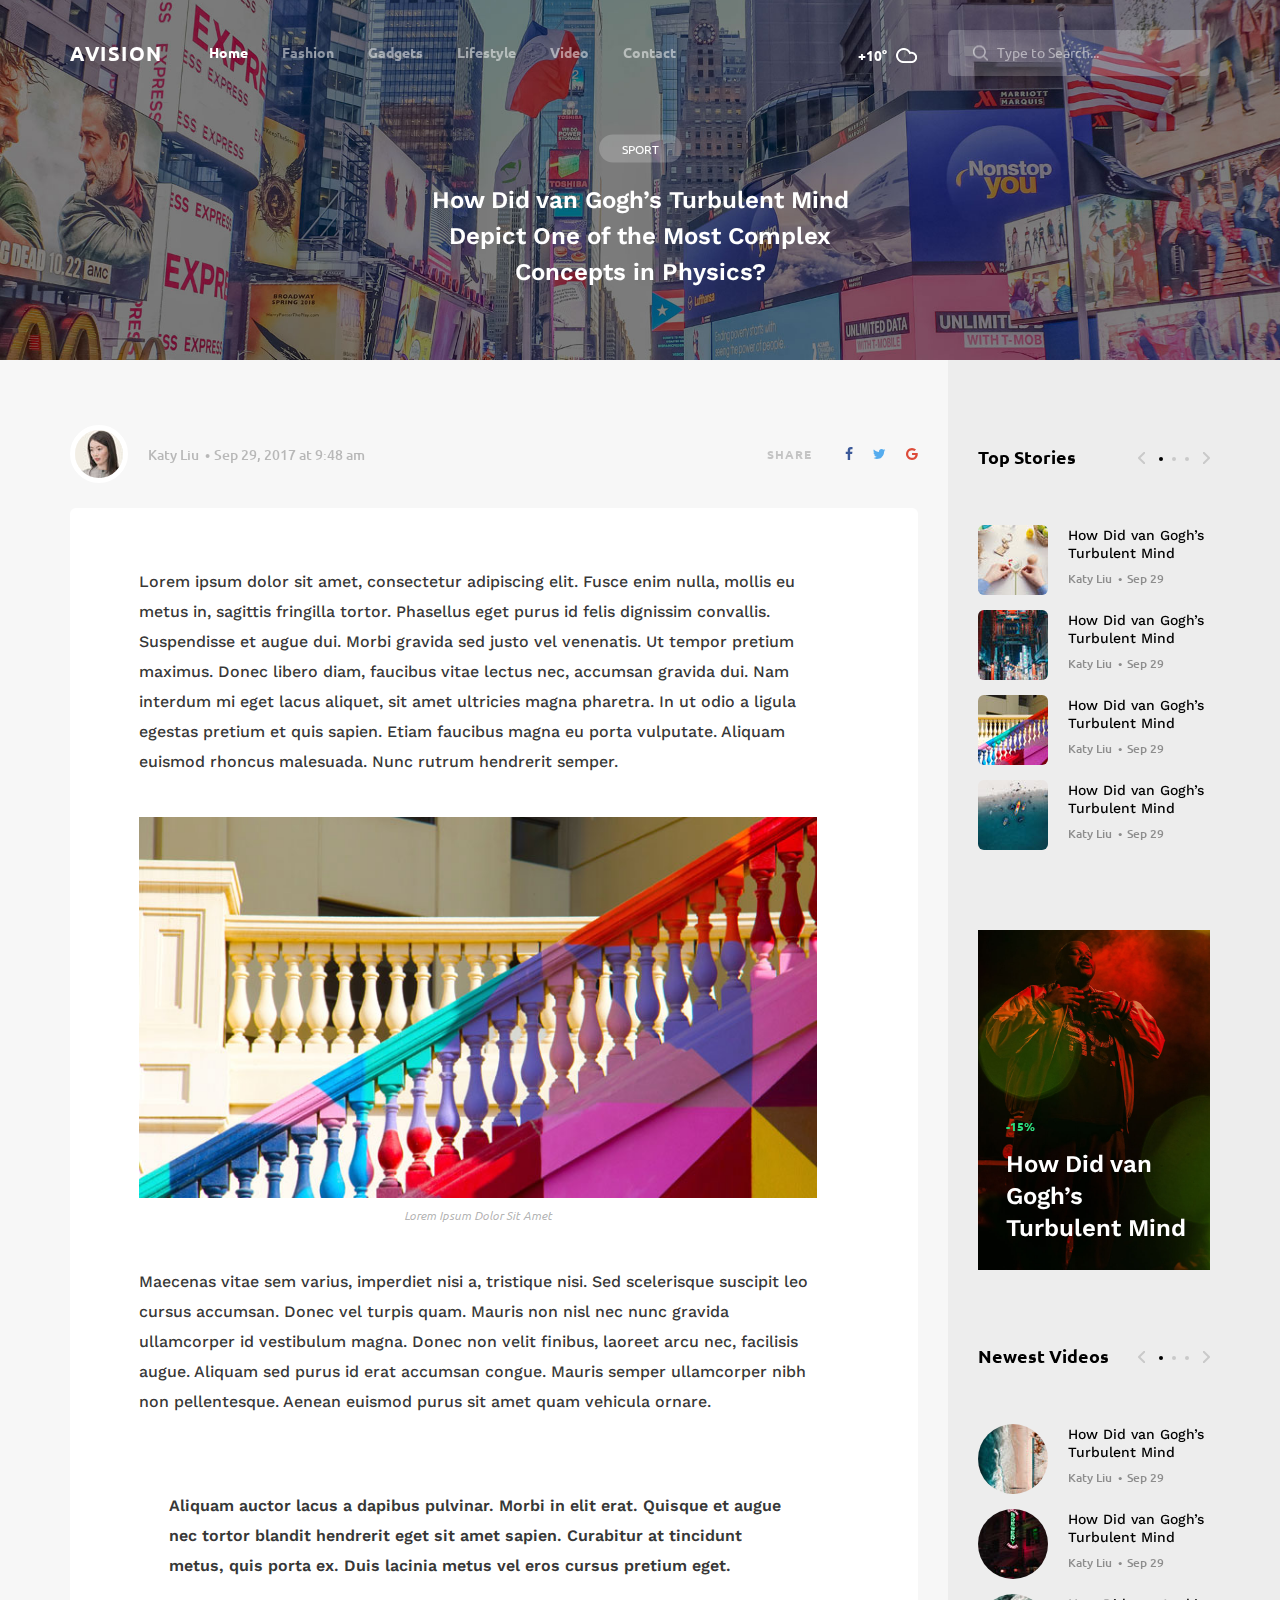
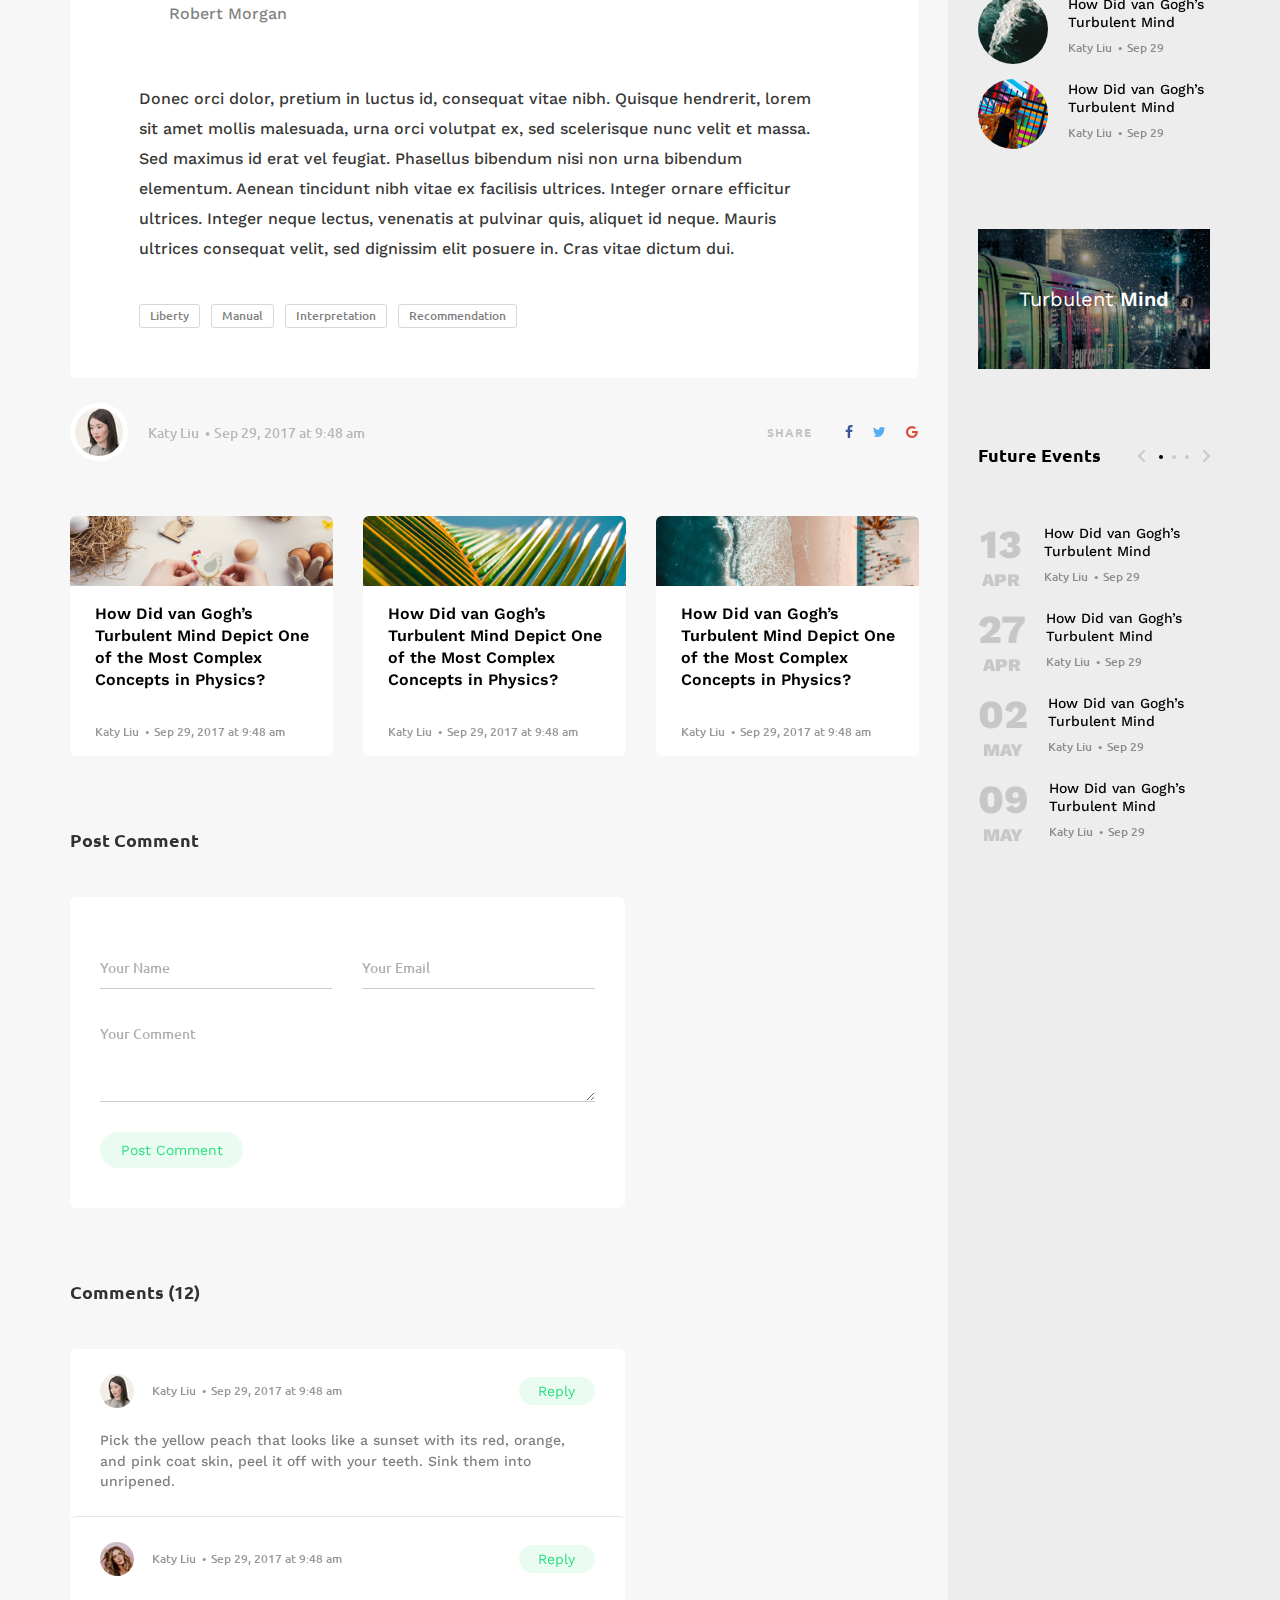
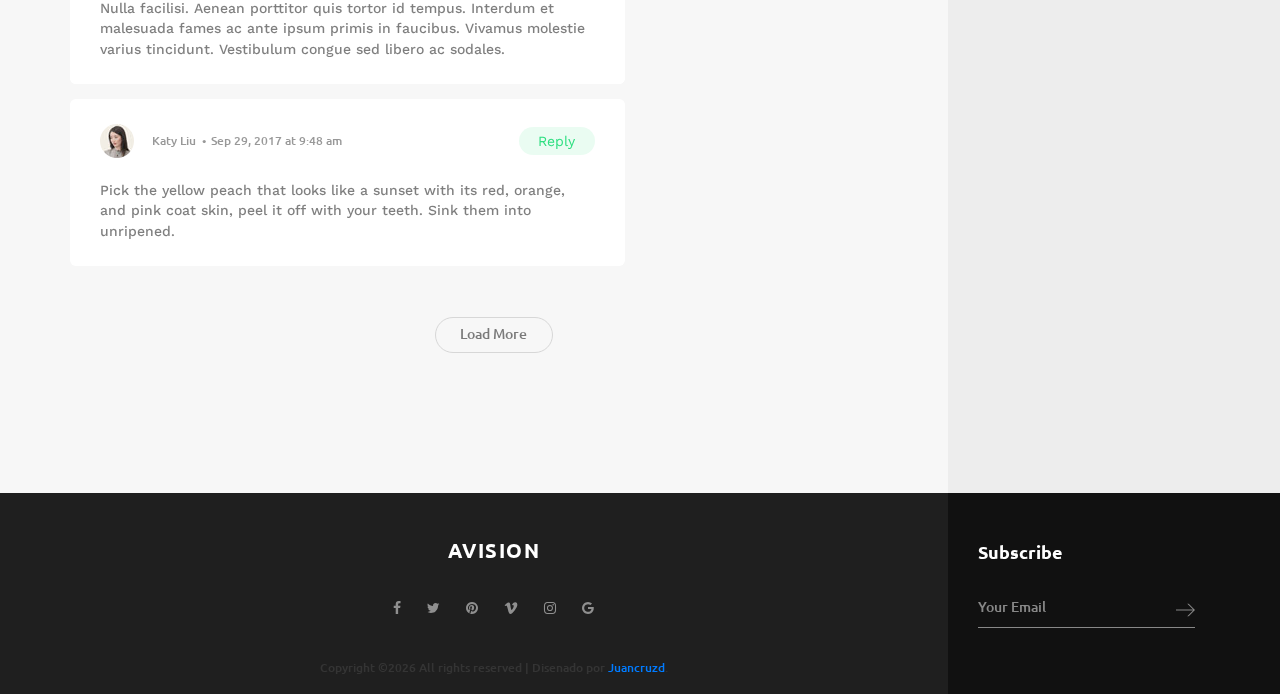
<file: post.html>
<!DOCTYPE html>
<html lang="en">
<head>
<title>Post</title>
<meta charset="utf-8">
<meta http-equiv="X-UA-Compatible" content="IE=edge">
<meta name="description" content="Demo project">
<meta name="viewport" content="width=device-width, initial-scale=1">
<link rel="stylesheet" type="text/css" href="styles/bootstrap4/bootstrap.min.css">
<link href="plugins/font-awesome-4.7.0/css/font-awesome.min.css" rel="stylesheet" type="text/css">
<link rel="stylesheet" type="text/css" href="plugins/OwlCarousel2-2.2.1/owl.carousel.css">
<link rel="stylesheet" type="text/css" href="plugins/OwlCarousel2-2.2.1/owl.theme.default.css">
<link rel="stylesheet" type="text/css" href="plugins/OwlCarousel2-2.2.1/animate.css">
<link rel="stylesheet" type="text/css" href="plugins/jquery.mb.YTPlayer-3.1.12/jquery.mb.YTPlayer.css">
<link rel="stylesheet" type="text/css" href="styles/post.css">
<link rel="stylesheet" type="text/css" href="styles/post_responsive.css">
</head>
<body>

<div class="super_container">

	<!-- Header -->

	<header class="header">
		<div class="container">
			<div class="row">
				<div class="col">
					<div class="header_content d-flex flex-row align-items-center justify-content-start">
						<div class="logo"><a href="#">avision</a></div>
						<nav class="main_nav">
							<ul>
								<li class="active"><a href="index.html">Home</a></li>
								<li><a href="#">Fashion</a></li>
								<li><a href="#">Gadgets</a></li>
								<li><a href="#">Lifestyle</a></li>
								<li><a href="#">Video</a></li>
								<li><a href="contact.html">Contact</a></li>
							</ul>
						</nav>
						<div class="search_container ml-auto">
							<div class="weather">
								<div class="temperature">+10°</div>
								<img class="weather_icon" src="images/cloud.png" alt="">
							</div>
							<form action="#">
								<input type="search" class="header_search_input" required="required" placeholder="Type to Search...">
								<img class="header_search_icon" src="images/search.png" alt="">
							</form>
							
						</div>
						<div class="hamburger ml-auto menu_mm">
							<i class="fa fa-bars trans_200 menu_mm" aria-hidden="true"></i>
						</div>
					</div>
				</div>
			</div>
		</div>
	</header>

	<!-- Menu -->

	<div class="menu d-flex flex-column align-items-end justify-content-start text-right menu_mm trans_400">
		<div class="menu_close_container"><div class="menu_close"><div></div><div></div></div></div>
		<div class="logo menu_mm"><a href="#">Avision</a></div>
		<div class="search">
			<form action="#">
				<input type="search" class="header_search_input menu_mm" required="required" placeholder="Type to Search...">
				<img class="header_search_icon menu_mm" src="images/search_2.png" alt="">
			</form>
		</div>
		<nav class="menu_nav">
			<ul class="menu_mm">
				<li class="menu_mm"><a href="index.html">home</a></li>
				<li class="menu_mm"><a href="#">Fashion</a></li>
				<li class="menu_mm"><a href="#">Gadgets</a></li>
				<li class="menu_mm"><a href="#">Lifestyle</a></li>
				<li class="menu_mm"><a href="#">Video</a></li>
				<li class="menu_mm"><a href="contact.html">Contact</a></li>
			</ul>
		</nav>
	</div>
	
	<!-- Home -->

	<div class="home">
		<div class="home_background parallax-window" data-parallax="scroll" data-image-src="images/post.jpg" data-speed="0.8"></div>
		<div class="home_content">
			<div class="post_category trans_200"><a href="category.html" class="trans_200">sport</a></div>
			<div class="post_title">How Did van Gogh’s Turbulent Mind Depict One of the Most Complex Concepts in Physics?</div>
		</div>
	</div>
	
	<!-- Page Content -->

	<div class="page_content">
		<div class="container">
			<div class="row row-lg-eq-height">

				<!-- Post Content -->

				<div class="col-lg-9">
					<div class="post_content">

						<!-- Top Panel -->
						<div class="post_panel post_panel_top d-flex flex-row align-items-center justify-content-start">
							<div class="author_image"><div><img src="images/author.jpg" alt=""></div></div>
							<div class="post_meta"><a href="#">Katy Liu</a><span>Sep 29, 2017 at 9:48 am</span></div>
							<div class="post_share ml-sm-auto">
								<span>share</span>
								<ul class="post_share_list">
									<li class="post_share_item"><a href="#"><i class="fa fa-facebook" aria-hidden="true"></i></a></li>
									<li class="post_share_item"><a href="#"><i class="fa fa-twitter" aria-hidden="true"></i></a></li>
									<li class="post_share_item"><a href="#"><i class="fa fa-google" aria-hidden="true"></i></a></li>
								</ul>
							</div>
						</div>

						<!-- Post Body -->

						<div class="post_body">
							<p class="post_p">Lorem ipsum dolor sit amet, consectetur adipiscing elit. Fusce enim nulla, mollis eu metus in, sagittis fringilla tortor. Phasellus eget purus id felis dignissim convallis. Suspendisse et augue dui. Morbi gravida sed justo vel venenatis. Ut tempor pretium maximus. Donec libero diam, faucibus vitae lectus nec, accumsan gravida dui. Nam interdum mi eget lacus aliquet, sit amet ultricies magna pharetra. In ut odio a ligula egestas pretium et quis sapien. Etiam faucibus magna eu porta vulputate. Aliquam euismod rhoncus malesuada. Nunc rutrum hendrerit semper.</p>
							<figure>
								<img src="images/post_image.jpg" alt="">
								<figcaption>Lorem Ipsum Dolor Sit Amet</figcaption>
							</figure>
							<p class="post_p">Maecenas vitae sem varius, imperdiet nisi a, tristique nisi. Sed scelerisque suscipit leo cursus accumsan. Donec vel turpis quam. Mauris non nisl nec nunc gravida ullamcorper id vestibulum magna. Donec non velit finibus, laoreet arcu nec, facilisis augue. Aliquam sed purus id erat accumsan congue. Mauris semper ullamcorper nibh non pellentesque. Aenean euismod purus sit amet quam vehicula ornare.</p>
							<div class="post_quote">
								<p class="post_p">Aliquam auctor lacus a dapibus pulvinar. Morbi in elit erat. Quisque et augue nec tortor blandit hendrerit eget sit amet sapien. Curabitur at tincidunt metus, quis porta ex. Duis lacinia metus vel eros cursus pretium eget.</p>
								<div class="post_quote_source">Robert Morgan</div>
							</div>
							<p class="post_p">Donec orci dolor, pretium in luctus id, consequat vitae nibh. Quisque hendrerit, lorem sit amet mollis malesuada, urna orci volutpat ex, sed scelerisque nunc velit et massa. Sed maximus id erat vel feugiat. Phasellus bibendum nisi non urna bibendum elementum. Aenean tincidunt nibh vitae ex facilisis ultrices. Integer ornare efficitur ultrices. Integer neque lectus, venenatis at pulvinar quis, aliquet id neque. Mauris ultrices consequat velit, sed dignissim elit posuere in. Cras vitae dictum dui.</p>

							<!-- Post Tags -->
							<div class="post_tags">
								<ul>
									<li class="post_tag"><a href="#">Liberty</a></li>
									<li class="post_tag"><a href="#">Manual</a></li>
									<li class="post_tag"><a href="#">Interpretation</a></li>
									<li class="post_tag"><a href="#">Recommendation</a></li>
								</ul>
							</div>
						</div>
						
						<!-- Bottom Panel -->
						<div class="post_panel bottom_panel d-flex flex-row align-items-center justify-content-start">
							<div class="author_image"><div><img src="images/author.jpg" alt=""></div></div>
							<div class="post_meta"><a href="#">Katy Liu</a><span>Sep 29, 2017 at 9:48 am</span></div>
							<div class="post_share ml-sm-auto">
								<span>share</span>
								<ul class="post_share_list">
									<li class="post_share_item"><a href="#"><i class="fa fa-facebook" aria-hidden="true"></i></a></li>
									<li class="post_share_item"><a href="#"><i class="fa fa-twitter" aria-hidden="true"></i></a></li>
									<li class="post_share_item"><a href="#"><i class="fa fa-google" aria-hidden="true"></i></a></li>
								</ul>
							</div>
						</div>

						<!-- Similar Posts -->
						<div class="similar_posts">
							<div class="grid clearfix">

								<!-- Small Card With Image -->
								<div class="card card_small_with_image grid-item">
									<img class="card-img-top" src="images/post_25.jpg" alt="https://unsplash.com/@jakobowens1">
									<div class="card-body">
										<div class="card-title card-title-small"><a href="post.html">How Did van Gogh’s Turbulent Mind Depict One of the Most Complex Concepts in Physics?</a></div>
										<small class="post_meta"><a href="#">Katy Liu</a><span>Sep 29, 2017 at 9:48 am</span></small>
									</div>
								</div>

								<!-- Small Card With Image -->
								<div class="card card_small_with_image grid-item">
									<img class="card-img-top" src="images/post_2.jpg" alt="https://unsplash.com/@jakobowens1">
									<div class="card-body">
										<div class="card-title card-title-small"><a href="post.html">How Did van Gogh’s Turbulent Mind Depict One of the Most Complex Concepts in Physics?</a></div>
										<small class="post_meta"><a href="#">Katy Liu</a><span>Sep 29, 2017 at 9:48 am</span></small>
									</div>
								</div>

								<!-- Small Card With Image -->
								<div class="card card_small_with_image grid-item">
									<img class="card-img-top" src="images/post_26.jpg" alt="https://unsplash.com/@jakobowens1">
									<div class="card-body">
										<div class="card-title card-title-small"><a href="post.html">How Did van Gogh’s Turbulent Mind Depict One of the Most Complex Concepts in Physics?</a></div>
										<small class="post_meta"><a href="#">Katy Liu</a><span>Sep 29, 2017 at 9:48 am</span></small>
									</div>
								</div>

							</div>

							<!-- Post Comment -->
							<div class="post_comment">
								<div class="post_comment_title">Post Comment</div>
								<div class="row">
									<div class="col-xl-8">
										<div class="post_comment_form_container">
											<form action="#">
												<input type="text" class="comment_input comment_input_name" placeholder="Your Name" required="required">
												<input type="email" class="comment_input comment_input_email" placeholder="Your Email" required="required">
												<textarea class="comment_text" placeholder="Your Comment" required="required"></textarea>
												<button type="submit" class="comment_button">Post Comment</button>
											</form>
										</div>
									</div>
								</div>
							</div>

							<!-- Comments -->
							<div class="comments">
								<div class="comments_title">Comments <span>(12)</span></div>
								<div class="row">
									<div class="col-xl-8">
										<div class="comments_container">
											<ul class="comment_list">
												<li class="comment">
													<div class="comment_body">
														<div class="comment_panel d-flex flex-row align-items-center justify-content-start">
															<div class="comment_author_image"><div><img src="images/comment_author_1.jpg" alt=""></div></div>
															<small class="post_meta"><a href="#">Katy Liu</a><span>Sep 29, 2017 at 9:48 am</span></small>
															<button type="button" class="reply_button ml-auto">Reply</button>
														</div>
														<div class="comment_content">
															<p>Pick the yellow peach that looks like a sunset with its red, orange, and pink coat skin, peel it off with your teeth. Sink them into unripened.</p>
														</div>
													</div>

													<!-- Reply -->
													<ul class="comment_list">
														<li class="comment">
															<div class="comment_body">
																<div class="comment_panel d-flex flex-row align-items-center justify-content-start">
																	<div class="comment_author_image"><div><img src="images/comment_author_2.jpg" alt=""></div></div>
																	<small class="post_meta"><a href="#">Katy Liu</a><span>Sep 29, 2017 at 9:48 am</span></small>
																	<button type="button" class="reply_button ml-auto">Reply</button>
																</div>
																<div class="comment_content">
																	<p>Nulla facilisi. Aenean porttitor quis tortor id tempus. Interdum et malesuada fames ac ante ipsum primis in faucibus. Vivamus molestie varius tincidunt. Vestibulum congue sed libero ac sodales.</p>
																</div>
															</div>

															<!-- Reply -->
															<ul class="comment_list">
																
															</ul>
														</li>
													</ul>
												</li>
												<li class="comment">
													<div class="comment_body">
														<div class="comment_panel d-flex flex-row align-items-center justify-content-start">
															<div class="comment_author_image"><div><img src="images/comment_author_1.jpg" alt=""></div></div>
															<small class="post_meta"><a href="#">Katy Liu</a><span>Sep 29, 2017 at 9:48 am</span></small>
															<button type="button" class="reply_button ml-auto">Reply</button>
														</div>
														<div class="comment_content">
															<p>Pick the yellow peach that looks like a sunset with its red, orange, and pink coat skin, peel it off with your teeth. Sink them into unripened.</p>
														</div>
													</div>
												</li>
											</ul>
										</div>
									</div>
								</div>	
							</div>
						</div>
					</div>
					<div class="load_more">
						<div id="load_more" class="load_more_button text-center trans_200">Load More</div>
					</div>
				</div>

				<!-- Sidebar -->

				<div class="col-lg-3">
					<div class="sidebar">
						<div class="sidebar_background"></div>

						<!-- Top Stories -->

						<div class="sidebar_section">
							<div class="sidebar_title_container">
								<div class="sidebar_title">Top Stories</div>
								<div class="sidebar_slider_nav">
									<div class="custom_nav_container sidebar_slider_nav_container">
										<div class="custom_prev custom_prev_top">
											<svg version="1.1" xmlns="http://www.w3.org/2000/svg" xmlns:xlink="http://www.w3.org/1999/xlink" x="0px" y="0px"
												 width="7px" height="12px" viewBox="0 0 7 12" enable-background="new 0 0 7 12" xml:space="preserve">
												<polyline fill="#bebebe" points="0,5.61 5.609,0 7,0 7,1.438 2.438,6 7,10.563 7,12 5.609,12 -0.002,6.39 "/>
											</svg>
										</div>
								        <ul id="custom_dots" class="custom_dots custom_dots_top">
											<li class="custom_dot custom_dot_top active"><span></span></li>
											<li class="custom_dot custom_dot_top"><span></span></li>
											<li class="custom_dot custom_dot_top"><span></span></li>
										</ul>
										<div class="custom_next custom_next_top">
											<svg version="1.1" xmlns="http://www.w3.org/2000/svg" xmlns:xlink="http://www.w3.org/1999/xlink" x="0px" y="0px"
												 width="7px" height="12px" viewBox="0 0 7 12" enable-background="new 0 0 7 12" xml:space="preserve">
												<polyline fill="#bebebe" points="6.998,6.39 1.389,12 -0.002,12 -0.002,10.562 4.561,6 -0.002,1.438 -0.002,0 1.389,0 7,5.61 "/>
											</svg>
										</div>
									</div>
								</div>
							</div>
							<div class="sidebar_section_content">

								<!-- Top Stories Slider -->
								<div class="sidebar_slider_container">
									<div class="owl-carousel owl-theme sidebar_slider_top">

										<!-- Top Stories Slider Item -->
										<div class="owl-item">

											<!-- Sidebar Post -->
											<div class="side_post">
												<a href="post.html">
													<div class="d-flex flex-row align-items-xl-center align-items-start justify-content-start">
														<div class="side_post_image"><div><img src="images/top_1.jpg" alt=""></div></div>
														<div class="side_post_content">
															<div class="side_post_title">How Did van Gogh’s Turbulent Mind</div>
															<small class="post_meta">Katy Liu<span>Sep 29</span></small>
														</div>
													</div>
												</a>
											</div>

											<!-- Sidebar Post -->
											<div class="side_post">
												<a href="post.html">
													<div class="d-flex flex-row align-items-xl-center align-items-start justify-content-start">
														<div class="side_post_image"><div><img src="images/top_2.jpg" alt=""></div></div>
														<div class="side_post_content">
															<div class="side_post_title">How Did van Gogh’s Turbulent Mind</div>
															<small class="post_meta">Katy Liu<span>Sep 29</span></small>
														</div>
													</div>
												</a>
											</div>

											<!-- Sidebar Post -->
											<div class="side_post">
												<a href="post.html">
													<div class="d-flex flex-row align-items-xl-center align-items-start justify-content-start">
														<div class="side_post_image"><div><img src="images/top_3.jpg" alt=""></div></div>
														<div class="side_post_content">
															<div class="side_post_title">How Did van Gogh’s Turbulent Mind</div>
															<small class="post_meta">Katy Liu<span>Sep 29</span></small>
														</div>
													</div>
												</a>
											</div>

											<!-- Sidebar Post -->
											<div class="side_post">
												<a href="post.html">
													<div class="d-flex flex-row align-items-xl-center align-items-start justify-content-start">
														<div class="side_post_image"><div><img src="images/top_4.jpg" alt=""></div></div>
														<div class="side_post_content">
															<div class="side_post_title">How Did van Gogh’s Turbulent Mind</div>
															<small class="post_meta">Katy Liu<span>Sep 29</span></small>
														</div>
													</div>
												</a>
											</div>

										</div>

										<!-- Top Stories Slider Item -->
										<div class="owl-item">

											<!-- Sidebar Post -->
											<div class="side_post">
												<a href="post.html">
													<div class="d-flex flex-row align-items-xl-center align-items-start justify-content-start">
														<div class="side_post_image"><div><img src="images/top_1.jpg" alt=""></div></div>
														<div class="side_post_content">
															<div class="side_post_title">How Did van Gogh’s Turbulent Mind</div>
															<small class="post_meta">Katy Liu<span>Sep 29</span></small>
														</div>
													</div>
												</a>
											</div>

											<!-- Sidebar Post -->
											<div class="side_post">
												<a href="post.html">
													<div class="d-flex flex-row align-items-xl-center align-items-start justify-content-start">
														<div class="side_post_image"><div><img src="images/top_2.jpg" alt=""></div></div>
														<div class="side_post_content">
															<div class="side_post_title">How Did van Gogh’s Turbulent Mind</div>
															<small class="post_meta">Katy Liu<span>Sep 29</span></small>
														</div>
													</div>
												</a>
											</div>

											<!-- Sidebar Post -->
											<div class="side_post">
												<a href="post.html">
													<div class="d-flex flex-row align-items-xl-center align-items-start justify-content-start">
														<div class="side_post_image"><div><img src="images/top_3.jpg" alt=""></div></div>
														<div class="side_post_content">
															<div class="side_post_title">How Did van Gogh’s Turbulent Mind</div>
															<small class="post_meta">Katy Liu<span>Sep 29</span></small>
														</div>
													</div>
												</a>
											</div>

											<!-- Sidebar Post -->
											<div class="side_post">
												<a href="post.html">
													<div class="d-flex flex-row align-items-xl-center align-items-start justify-content-start">
														<div class="side_post_image"><div><img src="images/top_4.jpg" alt=""></div></div>
														<div class="side_post_content">
															<div class="side_post_title">How Did van Gogh’s Turbulent Mind</div>
															<small class="post_meta">Katy Liu<span>Sep 29</span></small>
														</div>
													</div>
												</a>
											</div>

										</div>

										<!-- Top Stories Slider Item -->
										<div class="owl-item">

											<!-- Sidebar Post -->
											<div class="side_post">
												<a href="post.html">
													<div class="d-flex flex-row align-items-xl-center align-items-start justify-content-start">
														<div class="side_post_image"><div><img src="images/top_1.jpg" alt=""></div></div>
														<div class="side_post_content">
															<div class="side_post_title">How Did van Gogh’s Turbulent Mind</div>
															<small class="post_meta">Katy Liu<span>Sep 29</span></small>
														</div>
													</div>
												</a>
											</div>

											<!-- Sidebar Post -->
											<div class="side_post">
												<a href="post.html">
													<div class="d-flex flex-row align-items-xl-center align-items-start justify-content-start">
														<div class="side_post_image"><div><img src="images/top_2.jpg" alt=""></div></div>
														<div class="side_post_content">
															<div class="side_post_title">How Did van Gogh’s Turbulent Mind</div>
															<small class="post_meta">Katy Liu<span>Sep 29</span></small>
														</div>
													</div>
												</a>
											</div>

											<!-- Sidebar Post -->
											<div class="side_post">
												<a href="post.html">
													<div class="d-flex flex-row align-items-xl-center align-items-start justify-content-start">
														<div class="side_post_image"><div><img src="images/top_3.jpg" alt=""></div></div>
														<div class="side_post_content">
															<div class="side_post_title">How Did van Gogh’s Turbulent Mind</div>
															<small class="post_meta">Katy Liu<span>Sep 29</span></small>
														</div>
													</div>
												</a>
											</div>

											<!-- Sidebar Post -->
											<div class="side_post">
												<a href="post.html">
													<div class="d-flex flex-row align-items-xl-center align-items-start justify-content-start">
														<div class="side_post_image"><div><img src="images/top_4.jpg" alt=""></div></div>
														<div class="side_post_content">
															<div class="side_post_title">How Did van Gogh’s Turbulent Mind</div>
															<small class="post_meta">Katy Liu<span>Sep 29</span></small>
														</div>
													</div>
												</a>
											</div>

										</div>

									</div>
								</div>
							</div>
						</div>

						<!-- Advertising -->

						<div class="sidebar_section">
							<div class="advertising">
								<div class="advertising_background" style="background-image:url(images/post_17.jpg)"></div>
								<div class="advertising_content d-flex flex-column align-items-start justify-content-end">
									<div class="advertising_perc">-15%</div>
									<div class="advertising_link"><a href="#">How Did van Gogh’s Turbulent Mind</a></div>
								</div>
							</div>
						</div>

						<!-- Newest Videos -->

						<div class="sidebar_section newest_videos">
							<div class="sidebar_title_container">
								<div class="sidebar_title">Newest Videos</div>
								<div class="sidebar_slider_nav">
									<div class="custom_nav_container sidebar_slider_nav_container">
										<div class="custom_prev custom_prev_vid">
											<svg version="1.1" xmlns="http://www.w3.org/2000/svg" xmlns:xlink="http://www.w3.org/1999/xlink" x="0px" y="0px"
												 width="7px" height="12px" viewBox="0 0 7 12" enable-background="new 0 0 7 12" xml:space="preserve">
												<polyline fill="#bebebe" points="0,5.61 5.609,0 7,0 7,1.438 2.438,6 7,10.563 7,12 5.609,12 -0.002,6.39 "/>
											</svg>
										</div>
								        <ul id="custom_dots" class="custom_dots custom_dots_vid">
											<li class="custom_dot custom_dot_vid active"><span></span></li>
											<li class="custom_dot custom_dot_vid"><span></span></li>
											<li class="custom_dot custom_dot_vid"><span></span></li>
										</ul>
										<div class="custom_next custom_next_vid">
											<svg version="1.1" xmlns="http://www.w3.org/2000/svg" xmlns:xlink="http://www.w3.org/1999/xlink" x="0px" y="0px"
												 width="7px" height="12px" viewBox="0 0 7 12" enable-background="new 0 0 7 12" xml:space="preserve">
												<polyline fill="#bebebe" points="6.998,6.39 1.389,12 -0.002,12 -0.002,10.562 4.561,6 -0.002,1.438 -0.002,0 1.389,0 7,5.61 "/>
											</svg>
										</div>
									</div>
								</div>
							</div>
							<div class="sidebar_section_content">

								<!-- Sidebar Slider -->
								<div class="sidebar_slider_container">
									<div class="owl-carousel owl-theme sidebar_slider_vid">

										<!-- Newest Videos Slider Item -->
										<div class="owl-item">

											<!-- Newest Videos Post -->
											<div class="side_post">
												<a href="post.html">
													<div class="d-flex flex-row align-items-xl-center align-items-start justify-content-start">
														<div class="side_post_image"><div><img src="images/vid_1.jpg" alt=""></div></div>
														<div class="side_post_content">
															<div class="side_post_title">How Did van Gogh’s Turbulent Mind</div>
															<small class="post_meta">Katy Liu<span>Sep 29</span></small>
														</div>
													</div>
												</a>
											</div>

											<!-- Newest Videos Post -->
											<div class="side_post">
												<a href="post.html">
													<div class="d-flex flex-row align-items-xl-center align-items-start justify-content-start">
														<div class="side_post_image"><div><img src="images/vid_2.jpg" alt=""></div></div>
														<div class="side_post_content">
															<div class="side_post_title">How Did van Gogh’s Turbulent Mind</div>
															<small class="post_meta">Katy Liu<span>Sep 29</span></small>
														</div>
													</div>
												</a>
											</div>

											<!-- Newest Videos Post -->
											<div class="side_post">
												<a href="post.html">
													<div class="d-flex flex-row align-items-xl-center align-items-start justify-content-start">
														<div class="side_post_image"><div><img src="images/vid_3.jpg" alt=""></div></div>
														<div class="side_post_content">
															<div class="side_post_title">How Did van Gogh’s Turbulent Mind</div>
															<small class="post_meta">Katy Liu<span>Sep 29</span></small>
														</div>
													</div>
												</a>
											</div>

											<!-- Newest Videos Post -->
											<div class="side_post">
												<a href="post.html">
													<div class="d-flex flex-row align-items-xl-center align-items-start justify-content-start">
														<div class="side_post_image"><div><img src="images/vid_4.jpg" alt=""></div></div>
														<div class="side_post_content">
															<div class="side_post_title">How Did van Gogh’s Turbulent Mind</div>
															<small class="post_meta">Katy Liu<span>Sep 29</span></small>
														</div>
													</div>
												</a>
											</div>

										</div>

										<!-- Newest Videos Slider Item -->
										<div class="owl-item">

											<!-- Newest Videos Post -->
											<div class="side_post">
												<a href="post.html">
													<div class="d-flex flex-row align-items-xl-center align-items-start justify-content-start">
														<div class="side_post_image"><div><img src="images/vid_1.jpg" alt=""></div></div>
														<div class="side_post_content">
															<div class="side_post_title">How Did van Gogh’s Turbulent Mind</div>
															<small class="post_meta">Katy Liu<span>Sep 29</span></small>
														</div>
													</div>
												</a>
											</div>

											<!-- Newest Videos Post -->
											<div class="side_post">
												<a href="post.html">
													<div class="d-flex flex-row align-items-xl-center align-items-start justify-content-start">
														<div class="side_post_image"><div><img src="images/vid_2.jpg" alt=""></div></div>
														<div class="side_post_content">
															<div class="side_post_title">How Did van Gogh’s Turbulent Mind</div>
															<small class="post_meta">Katy Liu<span>Sep 29</span></small>
														</div>
													</div>
												</a>
											</div>

											<!-- Newest Videos Post -->
											<div class="side_post">
												<a href="post.html">
													<div class="d-flex flex-row align-items-xl-center align-items-start justify-content-start">
														<div class="side_post_image"><div><img src="images/vid_3.jpg" alt=""></div></div>
														<div class="side_post_content">
															<div class="side_post_title">How Did van Gogh’s Turbulent Mind</div>
															<small class="post_meta">Katy Liu<span>Sep 29</span></small>
														</div>
													</div>
												</a>
											</div>

											<!-- Newest Videos Post -->
											<div class="side_post">
												<a href="post.html">
													<div class="d-flex flex-row align-items-xl-center align-items-start justify-content-start">
														<div class="side_post_image"><div><img src="images/vid_4.jpg" alt=""></div></div>
														<div class="side_post_content">
															<div class="side_post_title">How Did van Gogh’s Turbulent Mind</div>
															<small class="post_meta">Katy Liu<span>Sep 29</span></small>
														</div>
													</div>
												</a>
											</div>

										</div>

										<!-- Newest Videos Slider Item -->
										<div class="owl-item">

											<!-- Newest Videos Post -->
											<div class="side_post">
												<a href="post.html">
													<div class="d-flex flex-row align-items-xl-center align-items-start justify-content-start">
														<div class="side_post_image"><div><img src="images/vid_1.jpg" alt=""></div></div>
														<div class="side_post_content">
															<div class="side_post_title">How Did van Gogh’s Turbulent Mind</div>
															<small class="post_meta">Katy Liu<span>Sep 29</span></small>
														</div>
													</div>
												</a>
											</div>

											<!-- Newest Videos Post -->
											<div class="side_post">
												<a href="post.html">
													<div class="d-flex flex-row align-items-xl-center align-items-start justify-content-start">
														<div class="side_post_image"><div><img src="images/vid_2.jpg" alt=""></div></div>
														<div class="side_post_content">
															<div class="side_post_title">How Did van Gogh’s Turbulent Mind</div>
															<small class="post_meta">Katy Liu<span>Sep 29</span></small>
														</div>
													</div>
												</a>
											</div>

											<!-- Newest Videos Post -->
											<div class="side_post">
												<a href="post.html">
													<div class="d-flex flex-row align-items-xl-center align-items-start justify-content-start">
														<div class="side_post_image"><div><img src="images/vid_3.jpg" alt=""></div></div>
														<div class="side_post_content">
															<div class="side_post_title">How Did van Gogh’s Turbulent Mind</div>
															<small class="post_meta">Katy Liu<span>Sep 29</span></small>
														</div>
													</div>
												</a>
											</div>

											<!-- Newest Videos Post -->
											<div class="side_post">
												<a href="post.html">
													<div class="d-flex flex-row align-items-xl-center align-items-start justify-content-start">
														<div class="side_post_image"><div><img src="images/vid_4.jpg" alt=""></div></div>
														<div class="side_post_content">
															<div class="side_post_title">How Did van Gogh’s Turbulent Mind</div>
															<small class="post_meta">Katy Liu<span>Sep 29</span></small>
														</div>
													</div>
												</a>
											</div>

										</div>

									</div>
								</div>
							</div>
						</div>

						<!-- Advertising 2 -->

						<div class="sidebar_section">
							<div class="advertising_2">
								<div class="advertising_background" style="background-image:url(images/post_18.jpg)"></div>
								<div class="advertising_2_content d-flex flex-column align-items-center justify-content-center">
									<div class="advertising_2_link"><a href="#">Turbulent <span>Mind</span></a></div>
								</div>
							</div>
						</div>

						<!-- Future Events -->

						<div class="sidebar_section future_events">
							<div class="sidebar_title_container">
								<div class="sidebar_title">Future Events</div>
								<div class="sidebar_slider_nav">
									<div class="custom_nav_container sidebar_slider_nav_container">
										<div class="custom_prev custom_prev_events">
											<svg version="1.1" xmlns="http://www.w3.org/2000/svg" xmlns:xlink="http://www.w3.org/1999/xlink" x="0px" y="0px"
												 width="7px" height="12px" viewBox="0 0 7 12" enable-background="new 0 0 7 12" xml:space="preserve">
												<polyline fill="#bebebe" points="0,5.61 5.609,0 7,0 7,1.438 2.438,6 7,10.563 7,12 5.609,12 -0.002,6.39 "/>
											</svg>
										</div>
								        <ul id="custom_dots" class="custom_dots custom_dots_events">
											<li class="custom_dot custom_dot_events active"><span></span></li>
											<li class="custom_dot custom_dot_events"><span></span></li>
											<li class="custom_dot custom_dot_events"><span></span></li>
										</ul>
										<div class="custom_next custom_next_events">
											<svg version="1.1" xmlns="http://www.w3.org/2000/svg" xmlns:xlink="http://www.w3.org/1999/xlink" x="0px" y="0px"
												 width="7px" height="12px" viewBox="0 0 7 12" enable-background="new 0 0 7 12" xml:space="preserve">
												<polyline fill="#bebebe" points="6.998,6.39 1.389,12 -0.002,12 -0.002,10.562 4.561,6 -0.002,1.438 -0.002,0 1.389,0 7,5.61 "/>
											</svg>
										</div>
									</div>
								</div>
							</div>
							<div class="sidebar_section_content">

								<!-- Sidebar Slider -->
								<div class="sidebar_slider_container">
									<div class="owl-carousel owl-theme sidebar_slider_events">

										<!-- Future Events Slider Item -->
										<div class="owl-item">

											<!-- Future Events Post -->
											<div class="side_post">
												<a href="post.html">
													<div class="d-flex flex-row align-items-xl-center align-items-start justify-content-start">
														<div class="event_date d-flex flex-column align-items-center justify-content-center">
															<div class="event_day">13</div>
															<div class="event_month">apr</div>
														</div>
														<div class="side_post_content">
															<div class="side_post_title">How Did van Gogh’s Turbulent Mind</div>
															<small class="post_meta">Katy Liu<span>Sep 29</span></small>
														</div>
													</div>
												</a>
											</div>

											<!-- Future Events Post -->
											<div class="side_post">
												<a href="post.html">
													<div class="d-flex flex-row align-items-xl-center align-items-start justify-content-start">
														<div class="event_date d-flex flex-column align-items-center justify-content-center">
															<div class="event_day">27</div>
															<div class="event_month">apr</div>
														</div>
														<div class="side_post_content">
															<div class="side_post_title">How Did van Gogh’s Turbulent Mind</div>
															<small class="post_meta">Katy Liu<span>Sep 29</span></small>
														</div>
													</div>
												</a>
											</div>

											<!-- Future Events Post -->
											<div class="side_post">
												<a href="post.html">
													<div class="d-flex flex-row align-items-xl-center align-items-start justify-content-start">
														<div class="event_date d-flex flex-column align-items-center justify-content-center">
															<div class="event_day">02</div>
															<div class="event_month">may</div>
														</div>
														<div class="side_post_content">
															<div class="side_post_title">How Did van Gogh’s Turbulent Mind</div>
															<small class="post_meta">Katy Liu<span>Sep 29</span></small>
														</div>
													</div>
												</a>
											</div>

											<!-- Future Events Post -->
											<div class="side_post">
												<a href="post.html">
													<div class="d-flex flex-row align-items-xl-center align-items-start justify-content-start">
														<div class="event_date d-flex flex-column align-items-center justify-content-center">
															<div class="event_day">09</div>
															<div class="event_month">may</div>
														</div>
														<div class="side_post_content">
															<div class="side_post_title">How Did van Gogh’s Turbulent Mind</div>
															<small class="post_meta">Katy Liu<span>Sep 29</span></small>
														</div>
													</div>
												</a>
											</div>

										</div>

										<!-- Future Events Slider Item -->
										<div class="owl-item">

											<!-- Future Events Post -->
											<div class="side_post">
												<a href="post.html">
													<div class="d-flex flex-row align-items-xl-center align-items-start justify-content-start">
														<div class="event_date d-flex flex-column align-items-center justify-content-center">
															<div class="event_day">13</div>
															<div class="event_month">apr</div>
														</div>
														<div class="side_post_content">
															<div class="side_post_title">How Did van Gogh’s Turbulent Mind</div>
															<small class="post_meta">Katy Liu<span>Sep 29</span></small>
														</div>
													</div>
												</a>
											</div>

											<!-- Future Events Post -->
											<div class="side_post">
												<a href="post.html">
													<div class="d-flex flex-row align-items-xl-center align-items-start justify-content-start">
														<div class="event_date d-flex flex-column align-items-center justify-content-center">
															<div class="event_day">27</div>
															<div class="event_month">apr</div>
														</div>
														<div class="side_post_content">
															<div class="side_post_title">How Did van Gogh’s Turbulent Mind</div>
															<small class="post_meta">Katy Liu<span>Sep 29</span></small>
														</div>
													</div>
												</a>
											</div>

											<!-- Future Events Post -->
											<div class="side_post">
												<a href="post.html">
													<div class="d-flex flex-row align-items-xl-center align-items-start justify-content-start">
														<div class="event_date d-flex flex-column align-items-center justify-content-center">
															<div class="event_day">02</div>
															<div class="event_month">may</div>
														</div>
														<div class="side_post_content">
															<div class="side_post_title">How Did van Gogh’s Turbulent Mind</div>
															<small class="post_meta">Katy Liu<span>Sep 29</span></small>
														</div>
													</div>
												</a>
											</div>

											<!-- Future Events Post -->
											<div class="side_post">
												<a href="post.html">
													<div class="d-flex flex-row align-items-xl-center align-items-start justify-content-start">
														<div class="event_date d-flex flex-column align-items-center justify-content-center">
															<div class="event_day">09</div>
															<div class="event_month">may</div>
														</div>
														<div class="side_post_content">
															<div class="side_post_title">How Did van Gogh’s Turbulent Mind</div>
															<small class="post_meta">Katy Liu<span>Sep 29</span></small>
														</div>
													</div>
												</a>
											</div>

										</div>

										<!-- Future Events Slider Item -->
										<div class="owl-item">

											<!-- Future Events Post -->
											<div class="side_post">
												<a href="post.html">
													<div class="d-flex flex-row align-items-xl-center align-items-start justify-content-start">
														<div class="event_date d-flex flex-column align-items-center justify-content-center">
															<div class="event_day">13</div>
															<div class="event_month">apr</div>
														</div>
														<div class="side_post_content">
															<div class="side_post_title">How Did van Gogh’s Turbulent Mind</div>
															<small class="post_meta">Katy Liu<span>Sep 29</span></small>
														</div>
													</div>
												</a>
											</div>

											<!-- Future Events Post -->
											<div class="side_post">
												<a href="post.html">
													<div class="d-flex flex-row align-items-xl-center align-items-start justify-content-start">
														<div class="event_date d-flex flex-column align-items-center justify-content-center">
															<div class="event_day">27</div>
															<div class="event_month">apr</div>
														</div>
														<div class="side_post_content">
															<div class="side_post_title">How Did van Gogh’s Turbulent Mind</div>
															<small class="post_meta">Katy Liu<span>Sep 29</span></small>
														</div>
													</div>
												</a>
											</div>

											<!-- Future Events Post -->
											<div class="side_post">
												<a href="post.html">
													<div class="d-flex flex-row align-items-xl-center align-items-start justify-content-start">
														<div class="event_date d-flex flex-column align-items-center justify-content-center">
															<div class="event_day">02</div>
															<div class="event_month">may</div>
														</div>
														<div class="side_post_content">
															<div class="side_post_title">How Did van Gogh’s Turbulent Mind</div>
															<small class="post_meta">Katy Liu<span>Sep 29</span></small>
														</div>
													</div>
												</a>
											</div>

											<!-- Future Events Post -->
											<div class="side_post">
												<a href="post.html">
													<div class="d-flex flex-row align-items-xl-center align-items-start justify-content-start">
														<div class="event_date d-flex flex-column align-items-center justify-content-center">
															<div class="event_day">09</div>
															<div class="event_month">may</div>
														</div>
														<div class="side_post_content">
															<div class="side_post_title">How Did van Gogh’s Turbulent Mind</div>
															<small class="post_meta">Katy Liu<span>Sep 29</span></small>
														</div>
													</div>
												</a>
											</div>

										</div>

									</div>
								</div>
							</div>
						</div>

					</div>
				</div>

			</div>
		</div>
	</div>

	<!-- Footer -->

	<footer class="footer">
		<div class="container">
			<div class="row row-lg-eq-height">
				<div class="col-lg-9 order-lg-1 order-2">
					<div class="footer_content">
						<div class="footer_logo"><a href="#">avision</a></div>
						<div class="footer_social">
							<ul>
								<li class="footer_social_facebook"><a href="#"><i class="fa fa-facebook" aria-hidden="true"></i></a></li>
								<li class="footer_social_twitter"><a href="#"><i class="fa fa-twitter" aria-hidden="true"></i></a></li>
								<li class="footer_social_pinterest"><a href="#"><i class="fa fa-pinterest" aria-hidden="true"></i></a></li>
								<li class="footer_social_vimeo"><a href="#"><i class="fa fa-vimeo" aria-hidden="true"></i></a></li>
								<li class="footer_social_instagram"><a href="#"><i class="fa fa-instagram" aria-hidden="true"></i></a></li>
								<li class="footer_social_google"><a href="#"><i class="fa fa-google" aria-hidden="true"></i></a></li>
							</ul>
						</div>
						<div class="copyright"><!-- Link back to Colorlib can't be removed. Template is licensed under CC BY 3.0. -->
Copyright &copy;<script>document.write(new Date().getFullYear());</script> All rights reserved | Disenado por <a href="https://" target="_blank" rel="noopener">Juancruzd</a>.
<!-- Link back to Colorlib can't be removed. Template is licensed under CC BY 3.0. --></div>
					</div>
				</div>
				<div class="col-lg-3 order-lg-2 order-1">
					<div class="subscribe">
						<div class="subscribe_background"></div>
						<div class="subscribe_content">
							<div class="subscribe_title">Subscribe</div>
							<form action="#">
								<input type="email" class="sub_input" placeholder="Your Email" required="required">
								<button class="sub_button">
									<svg version="1.1" id="link_arrow_1" xmlns="http://www.w3.org/2000/svg" xmlns:xlink="http://www.w3.org/1999/xlink" x="0px" y="0px"
										 width="19px" height="13px" viewBox="0 0 19 13" enable-background="new 0 0 19 13" xml:space="preserve">
										<polygon fill="#FFFFFF" points="12.475,0 11.061,0 17.081,6.021 0,6.021 0,7.021 17.038,7.021 11.06,13 12.474,13 18.974,6.5 "/>
									</svg>
								</button>
							</form>
						</div>
					</div>
				</div>
			</div>
		</div>
	</footer>
</div>

<script src="js/jquery-3.2.1.min.js"></script>
<script src="styles/bootstrap4/popper.js"></script>
<script src="styles/bootstrap4/bootstrap.min.js"></script>
<script src="plugins/OwlCarousel2-2.2.1/owl.carousel.js"></script>
<script src="plugins/easing/easing.js"></script>
<script src="plugins/masonry/masonry.js"></script>
<script src="plugins/parallax-js-master/parallax.min.js"></script>
<script src="js/post.js"></script>
</body>
</html>
</file>
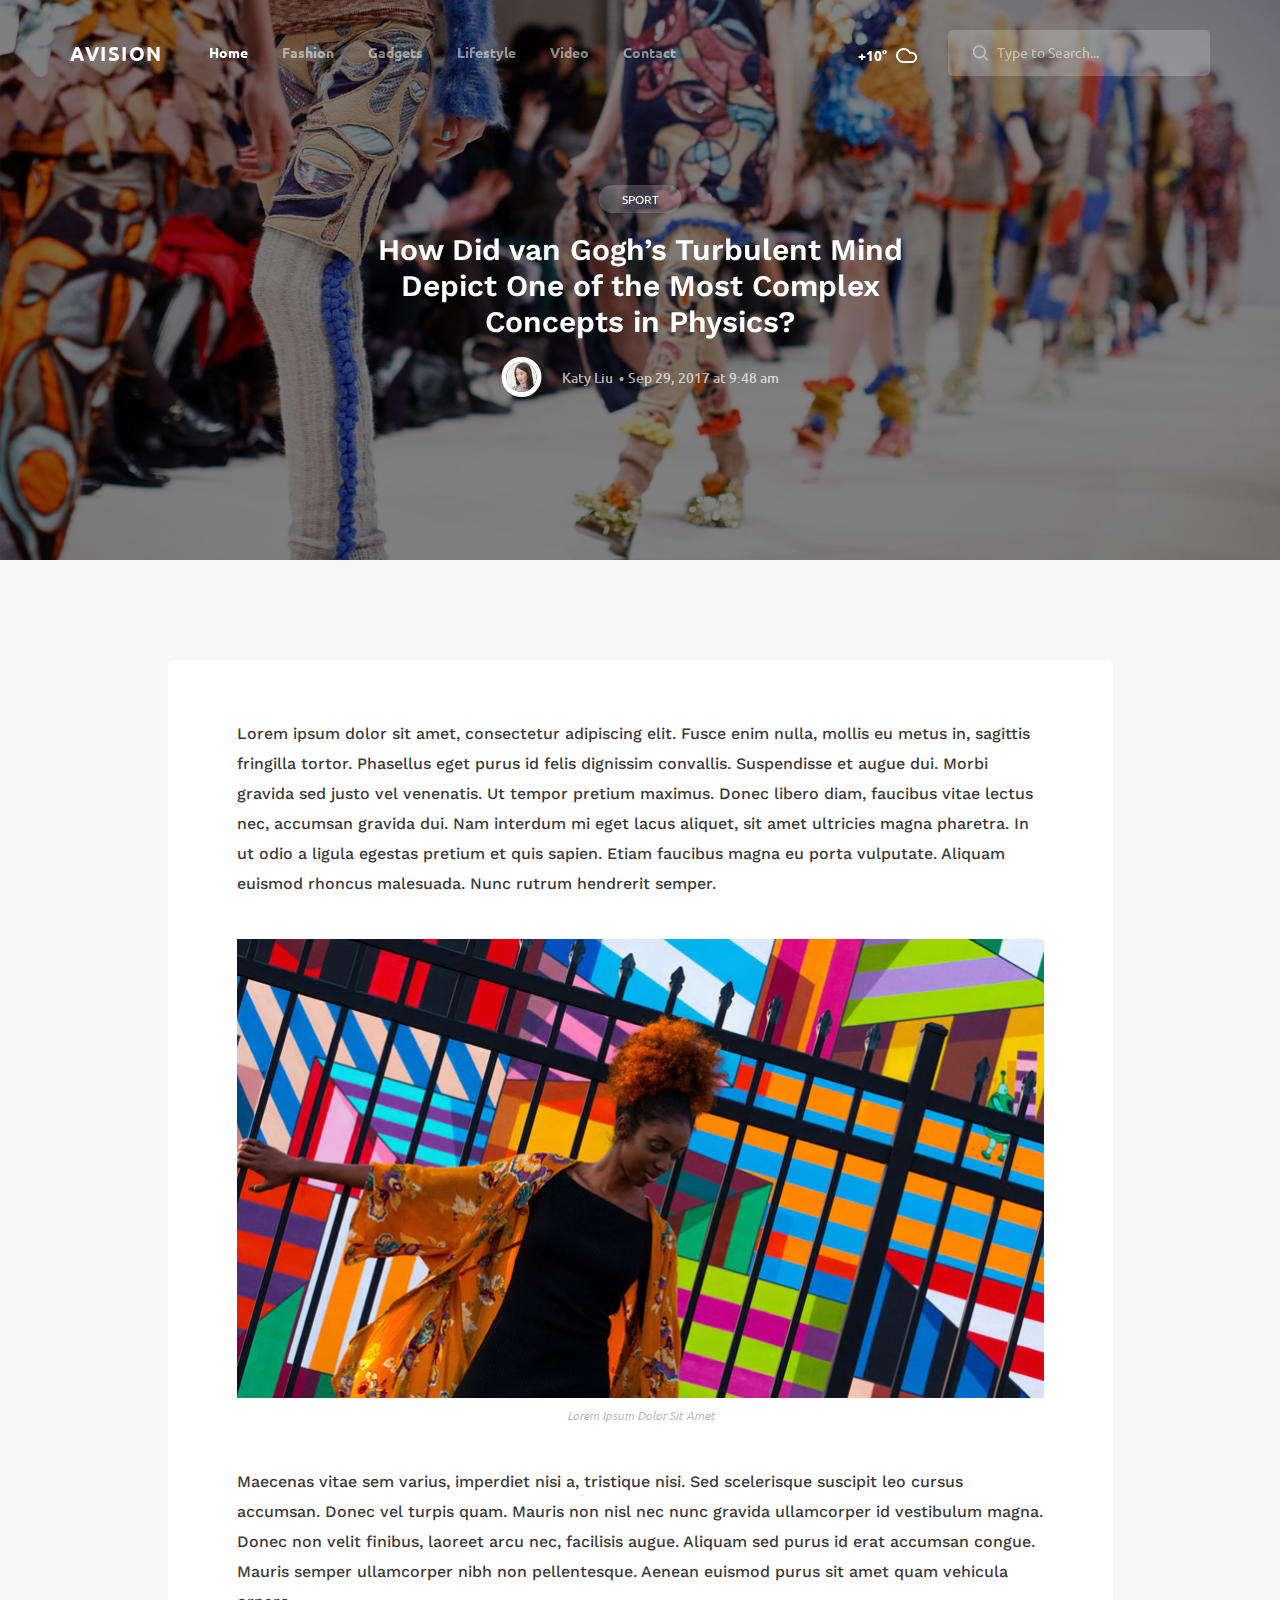
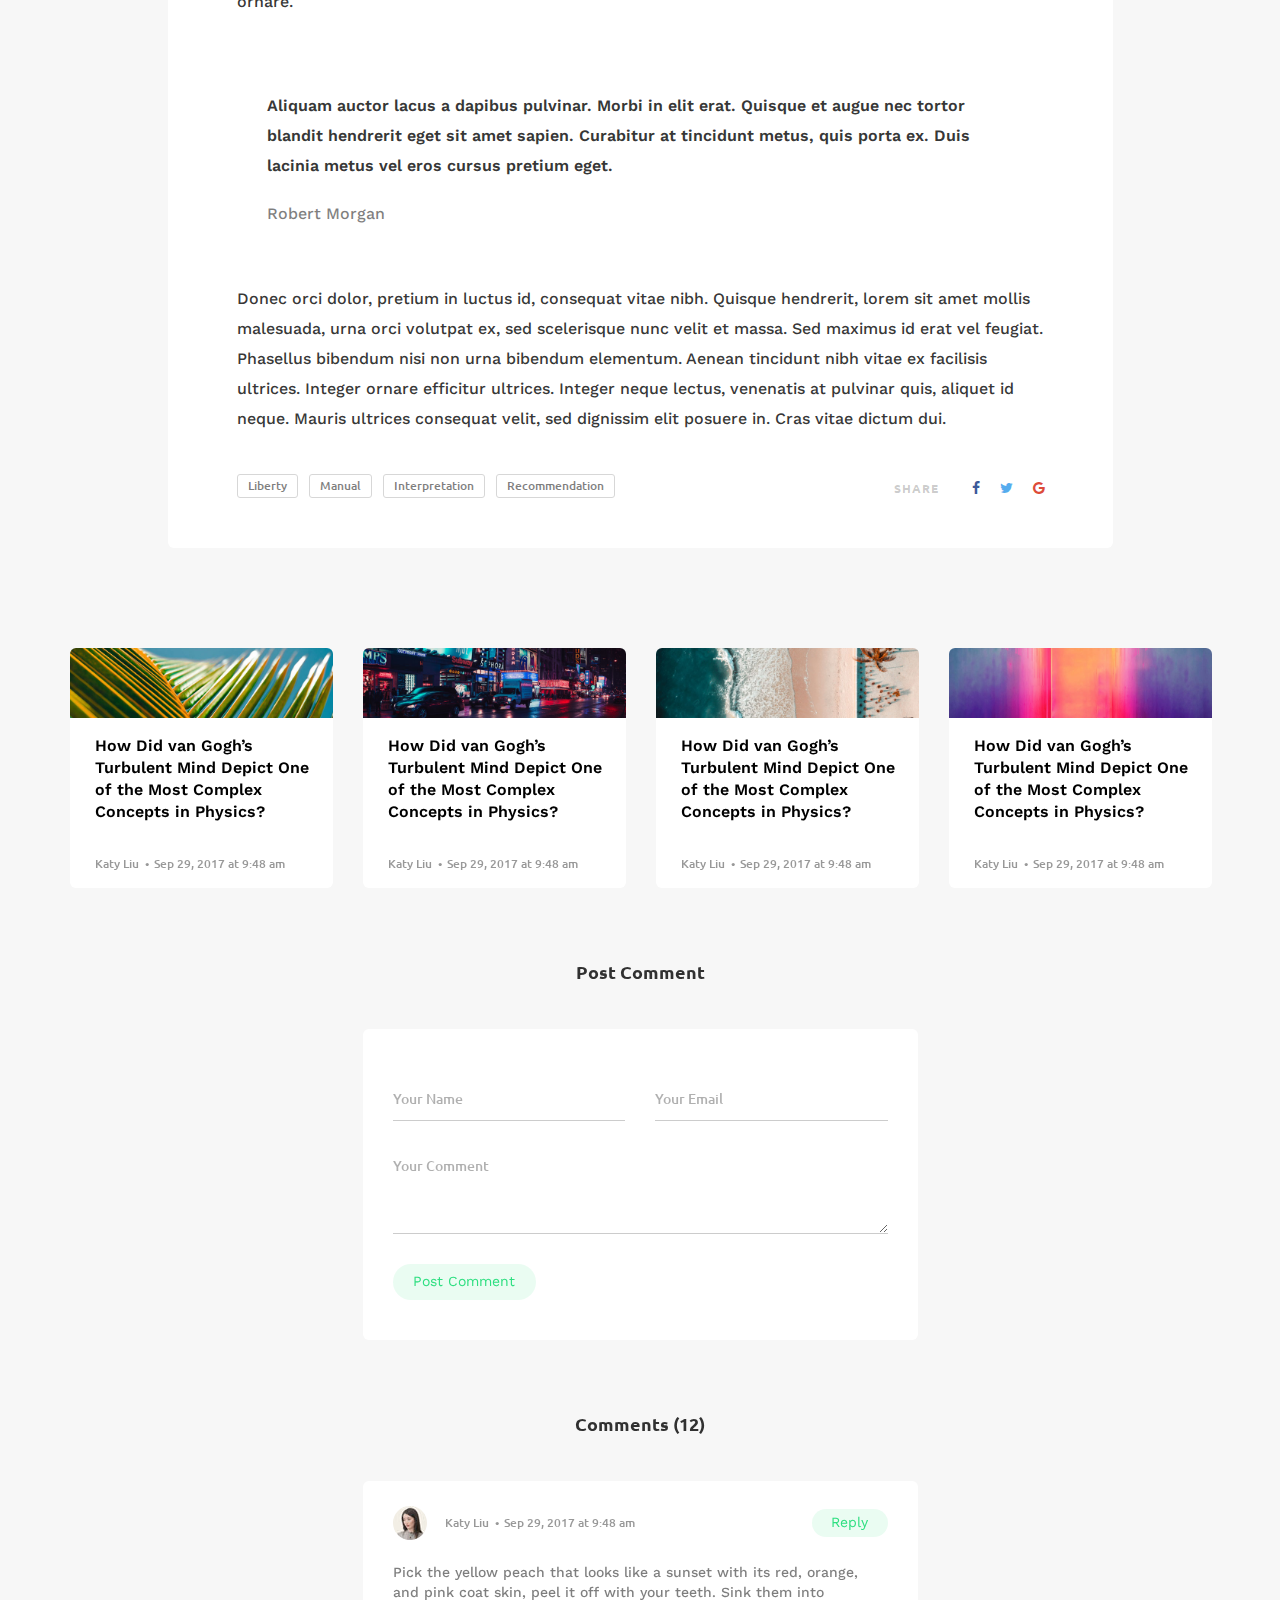
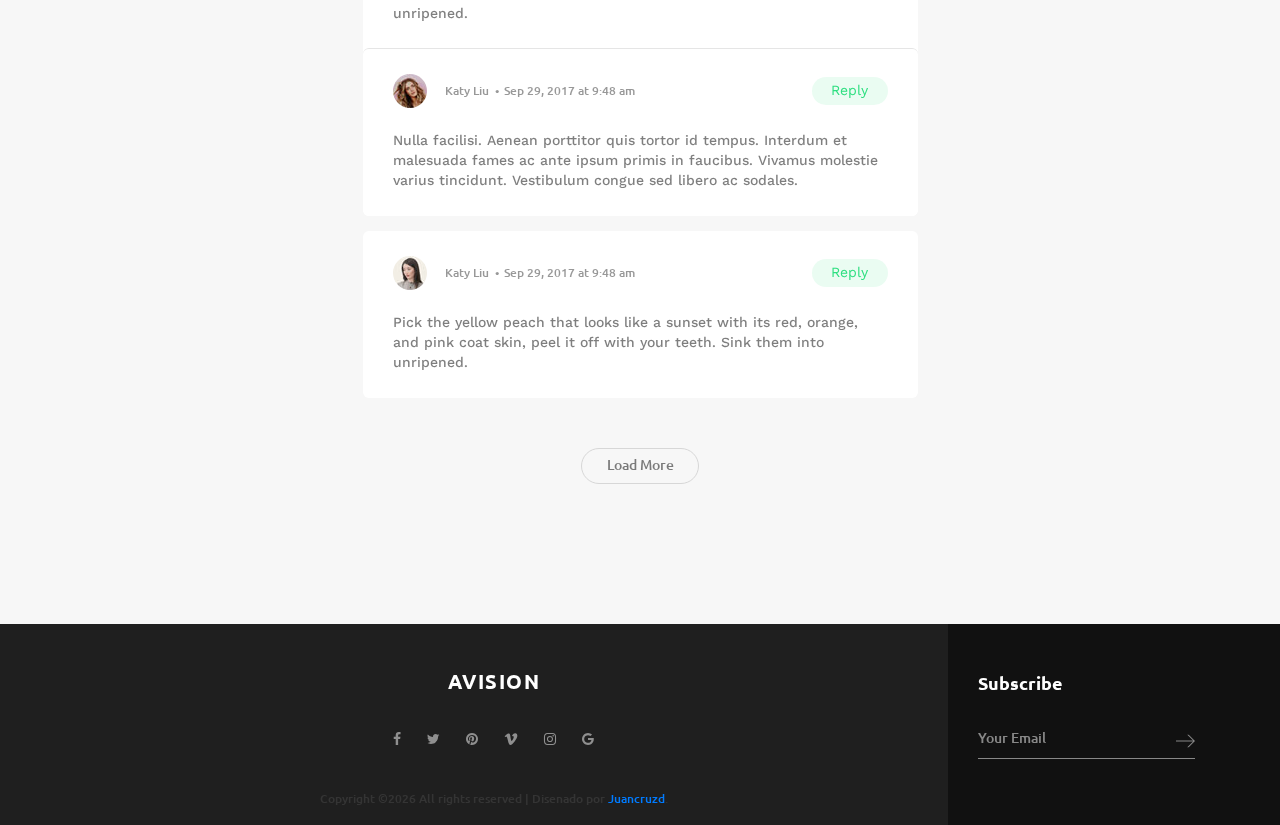
<file: post_nosidebar.html>
<!DOCTYPE html>
<html lang="en">
<head>
<title>Post</title>
<meta charset="utf-8">
<meta http-equiv="X-UA-Compatible" content="IE=edge">
<meta name="description" content="Demo project">
<meta name="viewport" content="width=device-width, initial-scale=1">
<link rel="stylesheet" type="text/css" href="styles/bootstrap4/bootstrap.min.css">
<link href="plugins/font-awesome-4.7.0/css/font-awesome.min.css" rel="stylesheet" type="text/css">
<link rel="stylesheet" type="text/css" href="plugins/OwlCarousel2-2.2.1/owl.carousel.css">
<link rel="stylesheet" type="text/css" href="plugins/OwlCarousel2-2.2.1/owl.theme.default.css">
<link rel="stylesheet" type="text/css" href="plugins/OwlCarousel2-2.2.1/animate.css">
<link rel="stylesheet" type="text/css" href="plugins/jquery.mb.YTPlayer-3.1.12/jquery.mb.YTPlayer.css">
<link rel="stylesheet" type="text/css" href="styles/post_nosidebar.css">
<link rel="stylesheet" type="text/css" href="styles/post_nosidebar_responsive.css">
</head>
<body>

<div class="super_container">

	<!-- Header -->

	<header class="header">
		<div class="container">
			<div class="row">
				<div class="col">
					<div class="header_content d-flex flex-row align-items-center justify-content-start">
						<div class="logo"><a href="#">avision</a></div>
						<nav class="main_nav">
							<ul>
								<li class="active"><a href="index.html">Home</a></li>
								<li><a href="#">Fashion</a></li>
								<li><a href="#">Gadgets</a></li>
								<li><a href="#">Lifestyle</a></li>
								<li><a href="#">Video</a></li>
								<li><a href="contact.html">Contact</a></li>
							</ul>
						</nav>
						<div class="search_container ml-auto">
							<div class="weather">
								<div class="temperature">+10°</div>
								<img class="weather_icon" src="images/cloud.png" alt="">
							</div>
							<form action="#">
								<input type="search" class="header_search_input" required="required" placeholder="Type to Search...">
								<img class="header_search_icon" src="images/search.png" alt="">
							</form>
							
						</div>
						<div class="hamburger ml-auto menu_mm">
							<i class="fa fa-bars trans_200 menu_mm" aria-hidden="true"></i>
						</div>
					</div>
				</div>
			</div>
		</div>
	</header>

	<!-- Menu -->

	<div class="menu d-flex flex-column align-items-end justify-content-start text-right menu_mm trans_400">
		<div class="menu_close_container"><div class="menu_close"><div></div><div></div></div></div>
		<div class="logo menu_mm"><a href="#">Avision</a></div>
		<div class="search">
			<form action="#">
				<input type="search" class="header_search_input menu_mm" required="required" placeholder="Type to Search...">
				<img class="header_search_icon menu_mm" src="images/search_2.png" alt="">
			</form>
		</div>
		<nav class="menu_nav">
			<ul class="menu_mm">
				<li class="menu_mm"><a href="index.html">home</a></li>
				<li class="menu_mm"><a href="#">Fashion</a></li>
				<li class="menu_mm"><a href="#">Gadgets</a></li>
				<li class="menu_mm"><a href="#">Lifestyle</a></li>
				<li class="menu_mm"><a href="#">Video</a></li>
				<li class="menu_mm"><a href="contact.html">Contact</a></li>
			</ul>
		</nav>
	</div>
	
	<!-- Home -->

	<div class="home">
		<div class="home_background parallax-window" data-parallax="scroll" data-image-src="images/post_nosidebar.jpg" data-speed="0.8"></div>
		<div class="home_content">
			<div class="post_category trans_200"><a href="category.html" class="trans_200">sport</a></div>
			<div class="post_title">How Did van Gogh’s Turbulent Mind Depict One of the Most Complex Concepts in Physics?</div>
			<div class="post_author d-flex flex-row align-items-center justify-content-center">
				<div class="author_image"><div><img src="images/author.jpg" alt=""></div></div>
				<div class="post_meta"><a href="#">Katy Liu</a><span>Sep 29, 2017 at 9:48 am</span></div>
			</div>
		</div>
	</div>
	
	<!-- Page Content -->

	<div class="page_content">
		<div class="container">
			<div class="row">

				<!-- Post Content -->

				<div class="col-lg-10 offset-lg-1">
					<div class="post_content">

						<!-- Post Body -->

						<div class="post_body">
							<p class="post_p">Lorem ipsum dolor sit amet, consectetur adipiscing elit. Fusce enim nulla, mollis eu metus in, sagittis fringilla tortor. Phasellus eget purus id felis dignissim convallis. Suspendisse et augue dui. Morbi gravida sed justo vel venenatis. Ut tempor pretium maximus. Donec libero diam, faucibus vitae lectus nec, accumsan gravida dui. Nam interdum mi eget lacus aliquet, sit amet ultricies magna pharetra. In ut odio a ligula egestas pretium et quis sapien. Etiam faucibus magna eu porta vulputate. Aliquam euismod rhoncus malesuada. Nunc rutrum hendrerit semper.</p>
							<figure>
								<img src="images/post_body.jpg" alt="">
								<figcaption>Lorem Ipsum Dolor Sit Amet</figcaption>
							</figure>
							<p class="post_p">Maecenas vitae sem varius, imperdiet nisi a, tristique nisi. Sed scelerisque suscipit leo cursus accumsan. Donec vel turpis quam. Mauris non nisl nec nunc gravida ullamcorper id vestibulum magna. Donec non velit finibus, laoreet arcu nec, facilisis augue. Aliquam sed purus id erat accumsan congue. Mauris semper ullamcorper nibh non pellentesque. Aenean euismod purus sit amet quam vehicula ornare.</p>
							<div class="post_quote">
								<p class="post_p">Aliquam auctor lacus a dapibus pulvinar. Morbi in elit erat. Quisque et augue nec tortor blandit hendrerit eget sit amet sapien. Curabitur at tincidunt metus, quis porta ex. Duis lacinia metus vel eros cursus pretium eget.</p>
								<div class="post_quote_source">Robert Morgan</div>
							</div>
							<p class="post_p">Donec orci dolor, pretium in luctus id, consequat vitae nibh. Quisque hendrerit, lorem sit amet mollis malesuada, urna orci volutpat ex, sed scelerisque nunc velit et massa. Sed maximus id erat vel feugiat. Phasellus bibendum nisi non urna bibendum elementum. Aenean tincidunt nibh vitae ex facilisis ultrices. Integer ornare efficitur ultrices. Integer neque lectus, venenatis at pulvinar quis, aliquet id neque. Mauris ultrices consequat velit, sed dignissim elit posuere in. Cras vitae dictum dui.</p>

							<!-- Post Tags and Share-->
							<div class="tags_share d-flex flex-row align-items-center justify-content-start">
								<div class="post_tags">
									<ul>
										<li class="post_tag"><a href="#">Liberty</a></li>
										<li class="post_tag"><a href="#">Manual</a></li>
										<li class="post_tag"><a href="#">Interpretation</a></li>
										<li class="post_tag"><a href="#">Recommendation</a></li>
									</ul>
								</div>
								<div class="post_share ml-sm-auto">
									<span>share</span>
									<ul class="post_share_list">
										<li class="post_share_item"><a href="#"><i class="fa fa-facebook" aria-hidden="true"></i></a></li>
										<li class="post_share_item"><a href="#"><i class="fa fa-twitter" aria-hidden="true"></i></a></li>
										<li class="post_share_item"><a href="#"><i class="fa fa-google" aria-hidden="true"></i></a></li>
									</ul>
								</div>
							</div>
								
						</div>
					</div>
				</div>

			</div>

			<div class="row">
				<div class="col">
					<!-- Similar Posts -->
					<div class="similar_posts">
						<div class="grid clearfix">

							<!-- Small Card With Image -->
							<div class="card card_small_with_image grid-item">
								<img class="card-img-top" src="images/post_2.jpg" alt="https://unsplash.com/@jakobowens1">
								<div class="card-body">
									<div class="card-title card-title-small"><a href="post.html">How Did van Gogh’s Turbulent Mind Depict One of the Most Complex Concepts in Physics?</a></div>
									<small class="post_meta"><a href="#">Katy Liu</a><span>Sep 29, 2017 at 9:48 am</span></small>
								</div>
							</div>

							<!-- Small Card With Image -->
							<div class="card card_small_with_image grid-item">
								<img class="card-img-top" src="images/post_13.jpg" alt="https://unsplash.com/@jakobowens1">
								<div class="card-body">
									<div class="card-title card-title-small"><a href="post.html">How Did van Gogh’s Turbulent Mind Depict One of the Most Complex Concepts in Physics?</a></div>
									<small class="post_meta"><a href="#">Katy Liu</a><span>Sep 29, 2017 at 9:48 am</span></small>
								</div>
							</div>

							<!-- Small Card With Image -->
							<div class="card card_small_with_image grid-item">
								<img class="card-img-top" src="images/post_26.jpg" alt="https://unsplash.com/@jakobowens1">
								<div class="card-body">
									<div class="card-title card-title-small"><a href="post.html">How Did van Gogh’s Turbulent Mind Depict One of the Most Complex Concepts in Physics?</a></div>
									<small class="post_meta"><a href="#">Katy Liu</a><span>Sep 29, 2017 at 9:48 am</span></small>
								</div>
							</div>

							<!-- Small Card With Image -->
							<div class="card card_small_with_image grid-item">
								<img class="card-img-top" src="images/post_27.jpg" alt="https://unsplash.com/@jakobowens1">
								<div class="card-body">
									<div class="card-title card-title-small"><a href="post.html">How Did van Gogh’s Turbulent Mind Depict One of the Most Complex Concepts in Physics?</a></div>
									<small class="post_meta"><a href="#">Katy Liu</a><span>Sep 29, 2017 at 9:48 am</span></small>
								</div>
							</div>

						</div>
					</div>
					
				</div>
			</div>

			<div class="row">
				<div class="col-lg-6 offset-lg-3">

					<!-- Post Comment -->
					<div class="post_comment">
						<div class="post_comment_title">Post Comment</div>
						<div class="post_comment_form_container">
							<form action="#">
								<input type="text" class="comment_input comment_input_name" placeholder="Your Name" required="required">
								<input type="email" class="comment_input comment_input_email" placeholder="Your Email" required="required">
								<textarea class="comment_text" placeholder="Your Comment" required="required"></textarea>
								<button type="submit" class="comment_button">Post Comment</button>
							</form>
						</div>
					</div>

					<!-- Comments -->
					<div class="comments">
						<div class="comments_title">Comments <span>(12)</span></div>
						<div class="comments_container">
							<ul class="comment_list">
								<li class="comment">
									<div class="comment_body">
										<div class="comment_panel d-flex flex-row align-items-center justify-content-start">
											<div class="comment_author_image"><div><img src="images/comment_author_1.jpg" alt=""></div></div>
											<small class="post_meta"><a href="#">Katy Liu</a><span>Sep 29, 2017 at 9:48 am</span></small>
											<button type="button" class="reply_button ml-auto">Reply</button>
										</div>
										<div class="comment_content">
											<p>Pick the yellow peach that looks like a sunset with its red, orange, and pink coat skin, peel it off with your teeth. Sink them into unripened.</p>
										</div>
									</div>

									<!-- Reply -->
									<ul class="comment_list">
										<li class="comment">
											<div class="comment_body">
												<div class="comment_panel d-flex flex-row align-items-center justify-content-start">
													<div class="comment_author_image"><div><img src="images/comment_author_2.jpg" alt=""></div></div>
													<small class="post_meta"><a href="#">Katy Liu</a><span>Sep 29, 2017 at 9:48 am</span></small>
													<button type="button" class="reply_button ml-auto">Reply</button>
												</div>
												<div class="comment_content">
													<p>Nulla facilisi. Aenean porttitor quis tortor id tempus. Interdum et malesuada fames ac ante ipsum primis in faucibus. Vivamus molestie varius tincidunt. Vestibulum congue sed libero ac sodales.</p>
												</div>
											</div>

											<!-- Reply -->
											<ul class="comment_list">
												
											</ul>
										</li>
									</ul>
								</li>
								<li class="comment">
									<div class="comment_body">
										<div class="comment_panel d-flex flex-row align-items-center justify-content-start">
											<div class="comment_author_image"><div><img src="images/comment_author_1.jpg" alt=""></div></div>
											<small class="post_meta"><a href="#">Katy Liu</a><span>Sep 29, 2017 at 9:48 am</span></small>
											<button type="button" class="reply_button ml-auto">Reply</button>
										</div>
										<div class="comment_content">
											<p>Pick the yellow peach that looks like a sunset with its red, orange, and pink coat skin, peel it off with your teeth. Sink them into unripened.</p>
										</div>
									</div>
								</li>
							</ul>
						</div>
					</div>
					<div class="load_more">
						<div id="load_more" class="load_more_button text-center trans_200">Load More</div>
					</div>
				</div>
			</div>
		</div>

	</div>

	<!-- Footer -->

	<footer class="footer">
		<div class="container">
			<div class="row row-lg-eq-height">
				<div class="col-lg-9 order-lg-1 order-2">
					<div class="footer_content">
						<div class="footer_logo"><a href="#">avision</a></div>
						<div class="footer_social">
							<ul>
								<li class="footer_social_facebook"><a href="#"><i class="fa fa-facebook" aria-hidden="true"></i></a></li>
								<li class="footer_social_twitter"><a href="#"><i class="fa fa-twitter" aria-hidden="true"></i></a></li>
								<li class="footer_social_pinterest"><a href="#"><i class="fa fa-pinterest" aria-hidden="true"></i></a></li>
								<li class="footer_social_vimeo"><a href="#"><i class="fa fa-vimeo" aria-hidden="true"></i></a></li>
								<li class="footer_social_instagram"><a href="#"><i class="fa fa-instagram" aria-hidden="true"></i></a></li>
								<li class="footer_social_google"><a href="#"><i class="fa fa-google" aria-hidden="true"></i></a></li>
							</ul>
						</div>
						<div class="copyright"><!-- Link back to Colorlib can't be removed. Template is licensed under CC BY 3.0. -->
Copyright &copy;<script>document.write(new Date().getFullYear());</script> All rights reserved | Disenado por <a href="https://" target="_blank" rel="noopener">Juancruzd</a>.
<!-- Link back to Colorlib can't be removed. Template is licensed under CC BY 3.0. --></div>
					</div>
				</div>
				<div class="col-lg-3 order-lg-2 order-1">
					<div class="subscribe">
						<div class="subscribe_background"></div>
						<div class="subscribe_content">
							<div class="subscribe_title">Subscribe</div>
							<form action="#">
								<input type="email" class="sub_input" placeholder="Your Email" required="required">
								<button class="sub_button">
									<svg version="1.1" id="link_arrow_1" xmlns="http://www.w3.org/2000/svg" xmlns:xlink="http://www.w3.org/1999/xlink" x="0px" y="0px"
										 width="19px" height="13px" viewBox="0 0 19 13" enable-background="new 0 0 19 13" xml:space="preserve">
										<polygon fill="#FFFFFF" points="12.475,0 11.061,0 17.081,6.021 0,6.021 0,7.021 17.038,7.021 11.06,13 12.474,13 18.974,6.5 "/>
									</svg>
								</button>
							</form>
						</div>
					</div>
				</div>
			</div>
		</div>
	</footer>
</div>

<script src="js/jquery-3.2.1.min.js"></script>
<script src="styles/bootstrap4/popper.js"></script>
<script src="styles/bootstrap4/bootstrap.min.js"></script>
<script src="plugins/OwlCarousel2-2.2.1/owl.carousel.js"></script>
<script src="plugins/easing/easing.js"></script>
<script src="plugins/masonry/masonry.js"></script>
<script src="plugins/parallax-js-master/parallax.min.js"></script>
<script src="js/post_nosidebar.js"></script>
</body>
</html>
</file>
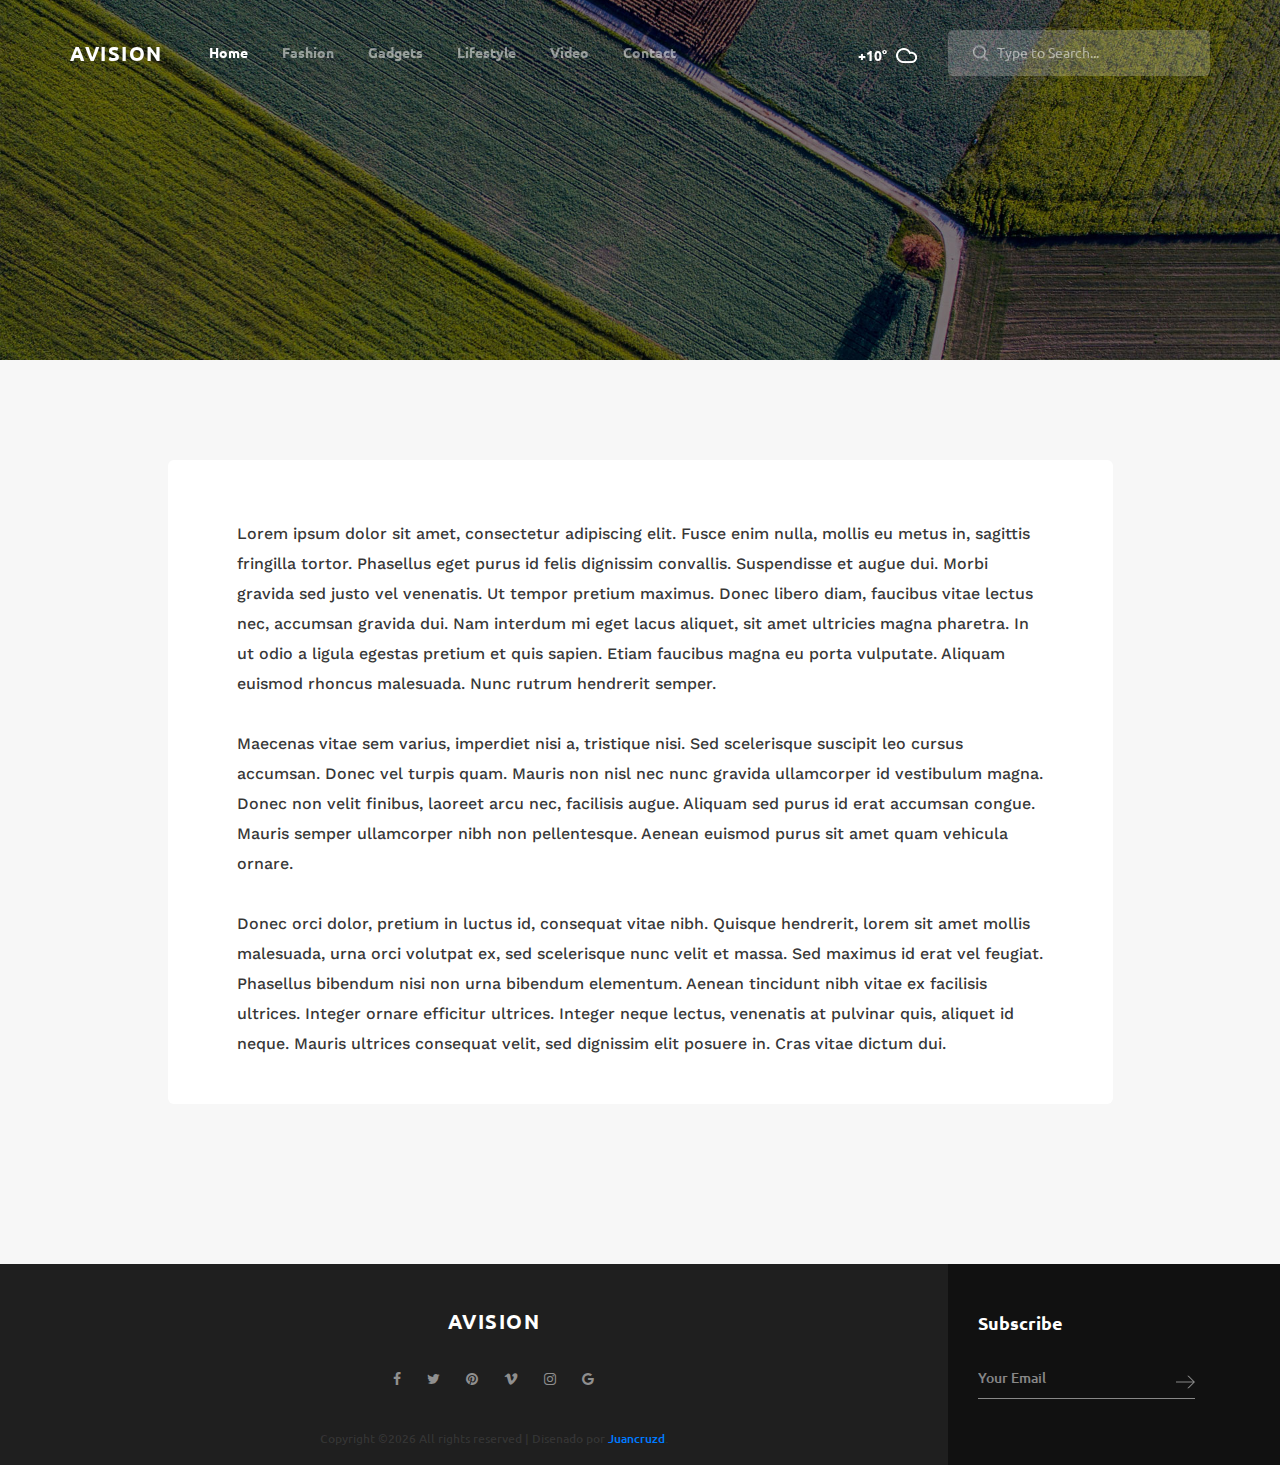
<file: regular.html>
<!DOCTYPE html>
<html lang="en">
<head>
<title>Regular Post</title>
<meta charset="utf-8">
<meta http-equiv="X-UA-Compatible" content="IE=edge">
<meta name="description" content="Demo project">
<meta name="viewport" content="width=device-width, initial-scale=1">
<link rel="stylesheet" type="text/css" href="styles/bootstrap4/bootstrap.min.css">
<link href="plugins/font-awesome-4.7.0/css/font-awesome.min.css" rel="stylesheet" type="text/css">
<link rel="stylesheet" type="text/css" href="plugins/OwlCarousel2-2.2.1/owl.carousel.css">
<link rel="stylesheet" type="text/css" href="plugins/OwlCarousel2-2.2.1/owl.theme.default.css">
<link rel="stylesheet" type="text/css" href="plugins/OwlCarousel2-2.2.1/animate.css">
<link rel="stylesheet" type="text/css" href="plugins/jquery.mb.YTPlayer-3.1.12/jquery.mb.YTPlayer.css">
<link rel="stylesheet" type="text/css" href="styles/regular.css">
<link rel="stylesheet" type="text/css" href="styles/regular_responsive.css">
</head>
<body>

<div class="super_container">

	<!-- Header -->

	<header class="header">
		<div class="container">
			<div class="row">
				<div class="col">
					<div class="header_content d-flex flex-row align-items-center justify-content-start">
						<div class="logo"><a href="#">avision</a></div>
						<nav class="main_nav">
							<ul>
								<li class="active"><a href="index.html">Home</a></li>
								<li><a href="#">Fashion</a></li>
								<li><a href="#">Gadgets</a></li>
								<li><a href="#">Lifestyle</a></li>
								<li><a href="#">Video</a></li>
								<li><a href="contact.html">Contact</a></li>
							</ul>
						</nav>
						<div class="search_container ml-auto">
							<div class="weather">
								<div class="temperature">+10°</div>
								<img class="weather_icon" src="images/cloud.png" alt="">
							</div>
							<form action="#">
								<input type="search" class="header_search_input" required="required" placeholder="Type to Search...">
								<img class="header_search_icon" src="images/search.png" alt="">
							</form>
							
						</div>
						<div class="hamburger ml-auto menu_mm">
							<i class="fa fa-bars trans_200 menu_mm" aria-hidden="true"></i>
						</div>
					</div>
				</div>
			</div>
		</div>
	</header>

	<!-- Menu -->

	<div class="menu d-flex flex-column align-items-end justify-content-start text-right menu_mm trans_400">
		<div class="menu_close_container"><div class="menu_close"><div></div><div></div></div></div>
		<div class="logo menu_mm"><a href="#">Avision</a></div>
		<div class="search">
			<form action="#">
				<input type="search" class="header_search_input menu_mm" required="required" placeholder="Type to Search...">
				<img class="header_search_icon menu_mm" src="images/search_2.png" alt="">
			</form>
		</div>
		<nav class="menu_nav">
			<ul class="menu_mm">
				<li class="menu_mm"><a href="index.html">home</a></li>
				<li class="menu_mm"><a href="#">Fashion</a></li>
				<li class="menu_mm"><a href="#">Gadgets</a></li>
				<li class="menu_mm"><a href="#">Lifestyle</a></li>
				<li class="menu_mm"><a href="#">Video</a></li>
				<li class="menu_mm"><a href="contact.html">Contact</a></li>
			</ul>
		</nav>
	</div>
	
	<!-- Home -->

	<div class="home">
		<div class="home_background parallax-window" data-parallax="scroll" data-image-src="images/regular.jpg" data-speed="0.8"></div>
	</div>
	
	<!-- Page Content -->

	<div class="page_content">
		<div class="container">
			<div class="row">

				<!-- Post Content -->

				<div class="col-lg-10 offset-lg-1">
					<div class="post_content">

						<!-- Post Body -->

						<div class="post_body">
							<p class="post_p">Lorem ipsum dolor sit amet, consectetur adipiscing elit. Fusce enim nulla, mollis eu metus in, sagittis fringilla tortor. Phasellus eget purus id felis dignissim convallis. Suspendisse et augue dui. Morbi gravida sed justo vel venenatis. Ut tempor pretium maximus. Donec libero diam, faucibus vitae lectus nec, accumsan gravida dui. Nam interdum mi eget lacus aliquet, sit amet ultricies magna pharetra. In ut odio a ligula egestas pretium et quis sapien. Etiam faucibus magna eu porta vulputate. Aliquam euismod rhoncus malesuada. Nunc rutrum hendrerit semper.</p>
							<p class="post_p">Maecenas vitae sem varius, imperdiet nisi a, tristique nisi. Sed scelerisque suscipit leo cursus accumsan. Donec vel turpis quam. Mauris non nisl nec nunc gravida ullamcorper id vestibulum magna. Donec non velit finibus, laoreet arcu nec, facilisis augue. Aliquam sed purus id erat accumsan congue. Mauris semper ullamcorper nibh non pellentesque. Aenean euismod purus sit amet quam vehicula ornare.</p>
							<p class="post_p">Donec orci dolor, pretium in luctus id, consequat vitae nibh. Quisque hendrerit, lorem sit amet mollis malesuada, urna orci volutpat ex, sed scelerisque nunc velit et massa. Sed maximus id erat vel feugiat. Phasellus bibendum nisi non urna bibendum elementum. Aenean tincidunt nibh vitae ex facilisis ultrices. Integer ornare efficitur ultrices. Integer neque lectus, venenatis at pulvinar quis, aliquet id neque. Mauris ultrices consequat velit, sed dignissim elit posuere in. Cras vitae dictum dui.</p>
						</div>
					</div>
				</div>

			</div>

		</div>

	</div>

	<!-- Footer -->

	<footer class="footer">
		<div class="container">
			<div class="row row-lg-eq-height">
				<div class="col-lg-9 order-lg-1 order-2">
					<div class="footer_content">
						<div class="footer_logo"><a href="#">avision</a></div>
						<div class="footer_social">
							<ul>
								<li class="footer_social_facebook"><a href="#"><i class="fa fa-facebook" aria-hidden="true"></i></a></li>
								<li class="footer_social_twitter"><a href="#"><i class="fa fa-twitter" aria-hidden="true"></i></a></li>
								<li class="footer_social_pinterest"><a href="#"><i class="fa fa-pinterest" aria-hidden="true"></i></a></li>
								<li class="footer_social_vimeo"><a href="#"><i class="fa fa-vimeo" aria-hidden="true"></i></a></li>
								<li class="footer_social_instagram"><a href="#"><i class="fa fa-instagram" aria-hidden="true"></i></a></li>
								<li class="footer_social_google"><a href="#"><i class="fa fa-google" aria-hidden="true"></i></a></li>
							</ul>
						</div>
						<div class="copyright"><!-- Link back to Colorlib can't be removed. Template is licensed under CC BY 3.0. -->
Copyright &copy;<script>document.write(new Date().getFullYear());</script> All rights reserved | Disenado por <a href="https://" target="_blank" rel="noopener">Juancruzd</a>.
<!-- Link back to Colorlib can't be removed. Template is licensed under CC BY 3.0. --></div>
					</div>
				</div>
				<div class="col-lg-3 order-lg-2 order-1">
					<div class="subscribe">
						<div class="subscribe_background"></div>
						<div class="subscribe_content">
							<div class="subscribe_title">Subscribe</div>
							<form action="#">
								<input type="email" class="sub_input" placeholder="Your Email" required="required">
								<button class="sub_button">
									<svg version="1.1" id="link_arrow_1" xmlns="http://www.w3.org/2000/svg" xmlns:xlink="http://www.w3.org/1999/xlink" x="0px" y="0px"
										 width="19px" height="13px" viewBox="0 0 19 13" enable-background="new 0 0 19 13" xml:space="preserve">
										<polygon fill="#FFFFFF" points="12.475,0 11.061,0 17.081,6.021 0,6.021 0,7.021 17.038,7.021 11.06,13 12.474,13 18.974,6.5 "/>
									</svg>
								</button>
							</form>
						</div>
					</div>
				</div>
			</div>
		</div>
	</footer>
</div>

<script src="js/jquery-3.2.1.min.js"></script>
<script src="styles/bootstrap4/popper.js"></script>
<script src="styles/bootstrap4/bootstrap.min.js"></script>
<script src="plugins/OwlCarousel2-2.2.1/owl.carousel.js"></script>
<script src="plugins/easing/easing.js"></script>
<script src="plugins/masonry/masonry.js"></script>
<script src="plugins/parallax-js-master/parallax.min.js"></script>
<script src="js/regular.js"></script>
</body>
</html>
</file>
<file: styles/main_styles.css>
@charset "utf-8";
/* CSS Document */

/******************************

[Table of Contents]

1. Fonts
2. Body and some general stuff
3. Header
	3.1 Logo
	3.2 Main Navigation
	3.3 Weather and Search
	3.4 Hamburger
4. Menu
5. Home
	5.1 Home Slider
6. Main Content
7. Section Panel
8. Cards
9. Videos
10. Load More Button
11. Sidebar
12. Footer


******************************/

/***********
1. Fonts
***********/

@import url('https://fonts.googleapis.com/css?family=Ubuntu:300,400,500,700|Work+Sans:300,400,500,600,700,800,900');

/*********************************
2. Body and some general stuff
*********************************/

*
{
	margin: 0;
	padding: 0;
	-webkit-font-smoothing: antialiased;
	-webkit-text-shadow: rgba(0,0,0,.01) 0 0 1px;
	text-shadow: rgba(0,0,0,.01) 0 0 1px;
}
body
{
	font-family: 'Work Sans', sans-serif;
	font-size: 14px;
	font-weight: 400;
	background: #f7f7f7;
	color: #a5a5a5;
}
div
{
	display: block;
	position: relative;
	-webkit-box-sizing: border-box;
    -moz-box-sizing: border-box;
    box-sizing: border-box;
}
ul
{
	list-style: none;
	margin-bottom: 0px;
}
p
{
	font-family: 'Work Sans', sans-serif;
	font-size: 14px;
	line-height: 1.45;
	font-weight: 500;
	color: rgba(0,0,0,0.5);
	-webkit-font-smoothing: antialiased;
	-webkit-text-shadow: rgba(0,0,0,.01) 0 0 1px;
	text-shadow: rgba(0,0,0,.01) 0 0 1px;
}
p:last-of-type
{
	margin-bottom: 0;
}
p a
{
	display: inline;
	position: relative;
	color: inherit;
	border-bottom: solid 1px #ffa07f;
	-webkit-transition: all 200ms ease;
	-moz-transition: all 200ms ease;
	-ms-transition: all 200ms ease;
	-o-transition: all 200ms ease;
	transition: all 200ms ease;
}
a, a:hover, a:visited, a:active, a:link
{
	text-decoration: none;
	-webkit-font-smoothing: antialiased;
	-webkit-text-shadow: rgba(0,0,0,.01) 0 0 1px;
	text-shadow: rgba(0,0,0,.01) 0 0 1px;
}
p a:active
{
	position: relative;
	color: #FF6347;
}
p a:hover
{
	color: #FFFFFF;
	background: #ffa07f;
}
p a:hover::after
{
	opacity: 0.2;
}
::selection
{
	
}
p::selection
{
	
}
h1{font-size: 48px;}
h2{font-size: 36px;}
h3{font-size: 24px;}
h4{font-size: 18px;}
h5{font-size: 14px;}
h1, h2, h3, h4, h5, h6
{
	font-family: 'Open Sans', sans-serif;
	-webkit-font-smoothing: antialiased;
	-webkit-text-shadow: rgba(0,0,0,.01) 0 0 1px;
	text-shadow: rgba(0,0,0,.01) 0 0 1px;
}
h1::selection, 
h2::selection, 
h3::selection, 
h4::selection, 
h5::selection, 
h6::selection
{
	
}
.form-control
{
	color: #db5246;
}
section
{
	display: block;
	position: relative;
	box-sizing: border-box;
}
.clear
{
	clear: both;
}
.clearfix::before, .clearfix::after
{
	content: "";
	display: table;
}
.clearfix::after
{
	clear: both;
}
.clearfix
{
	zoom: 1;
}
.float_left
{
	float: left;
}
.float_right
{
	float: right;
}
.trans_200
{
	-webkit-transition: all 200ms ease;
	-moz-transition: all 200ms ease;
	-ms-transition: all 200ms ease;
	-o-transition: all 200ms ease;
	transition: all 200ms ease;
}
.trans_300
{
	-webkit-transition: all 300ms ease;
	-moz-transition: all 300ms ease;
	-ms-transition: all 300ms ease;
	-o-transition: all 300ms ease;
	transition: all 300ms ease;
}
.trans_400
{
	-webkit-transition: all 400ms ease;
	-moz-transition: all 400ms ease;
	-ms-transition: all 400ms ease;
	-o-transition: all 400ms ease;
	transition: all 400ms ease;
}
.trans_500
{
	-webkit-transition: all 500ms ease;
	-moz-transition: all 500ms ease;
	-ms-transition: all 500ms ease;
	-o-transition: all 500ms ease;
	transition: all 500ms ease;
}
.fill_height
{
	height: 100%;
}
.super_container
{
	width: 100%;
	overflow: hidden;
}
.prlx_parent
{
	overflow: hidden;
}
.prlx
{
	height: 130% !important;
}
.nopadding
{
	padding: 0px !important;
}

/*********************************
3. Header
*********************************/

.header
{
	position: fixed;
	top: 0;
	left: 0;
	width: 100%;
	z-index: 100;
	-webkit-transition: all 200ms ease;
	-moz-transition: all 200ms ease;
	-ms-transition: all 200ms ease;
	-o-transition: all 200ms ease;
	transition: all 200ms ease;
}
.header_content
{
	height: 106px;
	-webkit-transition: all 200ms ease;
	-moz-transition: all 200ms ease;
	-ms-transition: all 200ms ease;
	-o-transition: all 200ms ease;
	transition: all 200ms ease;
}
.header.scrolled
{
	background: rgba(0,0,0,0.75);
	box-shadow: 0px 5px 5px rgba(0,0,0,0.1);
}
.header.scrolled .header_content
{
	height: 80px;
}

/*********************************
3.1 Logo
*********************************/

.logo a
{
	font-family: 'Ubuntu', sans-serif;
	font-size: 20px;
	color: #FFFFFF;
	text-transform: uppercase;
	font-weight: 700;
	letter-spacing: 0.075em;
}

/*********************************
3.2 Main Navigation
*********************************/

.main_nav
{
	margin-left: 46px;
}
.main_nav ul li
{
	display: inline-block;
}
.main_nav ul li:not(:last-child)
{
	margin-right: 29px;
}
.main_nav ul li a
{
	font-family: 'Ubuntu', sans-serif;
	font-size: 14px;
	font-weight: 700;
	color: rgba(255,255,255,0.5);
	-webkit-transition: all 200ms ease;
	-moz-transition: all 200ms ease;
	-ms-transition: all 200ms ease;
	-o-transition: all 200ms ease;
	transition: all 200ms ease;
}
.main_nav ul li a:hover,
.main_nav ul li.active a
{
	color: rgba(255,255,255,1);
}

/*********************************
3.3 Weather and Search
*********************************/

.weather
{
	display: inline-block;
	margin-right: 26px;
	vertical-align: middle;
}
.temperature
{
	display: inline-block;
	vertical-align: middle;
	font-family: 'Ubuntu', sans-serif;
	font-size: 14px;
	font-weight: 700;
	color: #FFFFFF;
	margin-right: 4px;
}
.weather_icon
{
	display: inline-block;
}
.search_container form
{
	display: inline-block;
	position: relative;
}
.header_search_input
{
	display: inline-block;
	width: 262px;
	height: 46px;
	background: rgba(255,255,255,0.2);
	border: none;
	outline: none;
	border-radius: 5px;
	padding-left: 49px;
	color: #FFFFFF;
}
.header_search_input::-webkit-input-placeholder
{
	font-family: 'Ubuntu', sans-serif;
	font-size: 14px !important;
	font-weight: 400 !important;
	color: rgba(255,255,255,0.5) !important;
}
.header_search_input:-moz-placeholder
{
	font-family: 'Ubuntu', sans-serif;
	font-size: 14px !important;
	font-weight: 400 !important;
	color: rgba(255,255,255,0.5) !important;
}
.header_search_input::-moz-placeholder
{
	font-family: 'Ubuntu', sans-serif;
	font-size: 14px !important;
	font-weight: 400 !important;
	color: rgba(255,255,255,0.5) !important;
} 
.header_search_input:-ms-input-placeholder
{ 
	font-family: 'Ubuntu', sans-serif;
	font-size: 14px !important;
	font-weight: 400 !important;
	color: rgba(255,255,255,0.5) !important;
}
.header_search_input::input-placeholder
{
	font-family: 'Ubuntu', sans-serif;
	font-size: 14px !important;
	font-weight: 400 !important;
	color: rgba(255,255,255,0.5) !important;
}
.header_search_icon
{
	position: absolute;
	top: 50%;
	left: 25px;
	-webkit-transform: translateY(-50%);
	-moz-transform: translateY(-50%);
	-ms-transform: translateY(-50%);
	-o-transform: translateY(-50%);
	transform: translateY(-50%);
}

/*********************************
3.4 Hamburger
*********************************/

.hamburger
{
	display: none;
	cursor: pointer;
}
.hamburger i
{
	font-size: 20px;
	color: rgba(255,255,255,1);
}
.hamburger:hover i
{
	color: rgba(255,255,255,0.5);
}

/*********************************
4. Menu
*********************************/

.menu
{
	position: fixed;
	top: 0;
	right: -400px;
	width: 400px;
	height: 100vh;
	background: #FFFFFF;
	z-index: 101;
	padding-right: 60px;
	padding-top: 87px;
	padding-left: 50px;
}
.menu .logo a
{
	color: #000000;
}
.menu.active
{
	right: 0;
}
.menu_close_container
{
	position: absolute;
	top: 30px;
	right: 60px;
	width: 18px;
	height: 18px;
	transform-origin: center center;
	-webkit-transform: rotate(45deg);
	-moz-transform: rotate(45deg);
	-ms-transform: rotate(45deg);
	-o-transform: rotate(45deg);
	transform: rotate(45deg);
	cursor: pointer;
}
.menu_close
{
	width: 100%;
	height: 100%;
	transform-style: preserve-3D;
}
.menu_close div
{
	width: 100%;
	height: 2px;
	background: #232323;
	top: 8px;
	-webkit-transition: all 200ms ease;
	-moz-transition: all 200ms ease;
	-ms-transition: all 200ms ease;
	-o-transition: all 200ms ease;
	transition: all 200ms ease;
}
.menu_close div:last-of-type
{
	-webkit-transform: rotate(90deg) translateX(-2px);
	-moz-transform: rotate(90deg) translateX(-2px);
	-ms-transform: rotate(90deg) translateX(-2px);
	-o-transform: rotate(90deg) translateX(-2px);
	transform: rotate(90deg) translateX(-2px);
	transform-origin: center;
}
.menu_close:hover div
{
	background: #937c6f;
}
.menu .logo
{
	margin-bottom: 60px;
}
.menu_nav ul li
{
	margin-bottom: 11px;
}
.menu_nav ul li a
{
	font-family: 'Ubuntu', sans-serif;
	font-size: 12px;
	text-transform: uppercase;
	color: rgba(0,0,0,1);
	font-weight: 700;
	letter-spacing: 0.1em;
	-webkit-transition: all 200ms ease;
	-moz-transition: all 200ms ease;
	-ms-transition: all 200ms ease;
	-o-transition: all 200ms ease;
	transition: all 200ms ease;
}
.menu_nav ul li a:hover
{
	color: #937c6f;
}
.menu .search
{
	width: 100%;
	margin-bottom: 67px;
}
.search
{
	display: inline-block;
	width: 400px;
	-webkit-transform: translateY(2px);
	-moz-transform: translateY(2px);
	-ms-transform: translateY(2px);
	-o-transform: translateY(2px);
	transform: translateY(2px);
}
.menu .header_search_input
{
	width: 100%;
	background: rgba(0,0,0,0.1);
	border-radius: 6px;
	color: rgba(0,0,0,0.5);
}
.menu .header_search_input::-webkit-input-placeholder
{
	font-family: 'Ubuntu', sans-serif;
	font-size: 14px !important;
	font-weight: 400 !important;
	color: rgba(0,0,0,0.4) !important;
}
.menu .header_search_input:-moz-placeholder
{
	font-family: 'Ubuntu', sans-serif;
	font-size: 14px !important;
	font-weight: 400 !important;
	color: rgba(0,0,0,0.4) !important;
}
.menu .header_search_input::-moz-placeholder
{
	font-family: 'Ubuntu', sans-serif;
	font-size: 14px !important;
	font-weight: 400 !important;
	color: rgba(0,0,0,0.4) !important;
} 
.menu .header_search_input:-ms-input-placeholder
{ 
	font-family: 'Ubuntu', sans-serif;
	font-size: 14px !important;
	font-weight: 400 !important;
	color: rgba(0,0,0,0.4) !important;
}
.menu .header_search_input::input-placeholder
{
	font-family: 'Ubuntu', sans-serif;
	font-size: 14px !important;
	font-weight: 400 !important;
	color: rgba(0,0,0,0.4) !important;
}

/*********************************
5. Home
*********************************/

.home
{
	width: 100%;
	/**height: 100vh;**/
	height: 70vh;
}

/*********************************
5.1 Home Slider
*********************************/

.home_slider_container
{
	width: 100%;
	height: 100%;
}
.home_slider
{
	
}
.home_slider_background
{
	position: absolute;
	top: 0;
	left: 0;
	width: 100%;
	height: 100%;
	background-repeat: no-repeat;
	background-size: cover;
	background-position: center center;
}
.home_slider_background::after{
	moz-transition: opacity 2.5s ease;
    -webkit-transition: opacity 2.5s ease;
    -ms-transition: opacity 2.5s ease;
    transition: opacity 2.5s ease;
    -moz-transition-delay: 0.75s;
    -webkit-transition-delay: 0.75s;
    -ms-transition-delay: 0.75s;
    transition-delay: 0.75s;
	pointer-events: none;
	background-color: rgb(0 0 0 / 94%);
    /*background-color: rgb(0 0 0 / 94%);*/
    content: '';
    display: block;
    height: 100%;
    left: 0;
    opacity: 0.85;
    position: absolute;
    top: 0;
    width: 100%; 
}
.home_slider_content_container
{
	position: absolute;
	top: 45%;
	-webkit-transform: translateY(-50%);
	-moz-transform: translateY(-50%);
	-ms-transform: translateY(-50%);
	-o-transform: translateY(-50%);
	transform: translateY(-50%);
	left: 0;
	width: 100%;
}
.home_slider_content
{
	max-width: 460px;
}
.home_slider_item_category
{
	width: 83px;
	height: 28px;
	background: rgba(255,255,255,0.2);
	border-radius: 14px;
	text-align: center;
}
.home_slider_item_category a
{
	display: block;
	line-height: 28px;
	font-family: 'Ubuntu', sans-serif;
	font-size: 12px;
	color: rgba(255,255,255,1);
	text-transform: uppercase;
}
.home_slider_item_category:hover
{
	background: #FFFFFF;
}
.home_slider_item_category:hover a
{
	color: rgba(0,0,0,0.8);
}
.home_slider_item_title
{
	margin-top: 19px;
}
.home_slider_item_title a
{
	font-family: 'Work Sans', sans-serif;
	font-size: 36px;
	font-weight: 600;
	color: #FFFFFF;
	line-height: 1.27;
}
.home_slider_item_link
{
	margin-top: 21px;
}
.home_slider_item_link a
{
	font-family: 'Ubuntu', sans-serif;
	font-size: 14px;
	color: rgba(255,255,255,0.5);
	font-weight: 500;
}
.home_slider_item_link a:hover
{
	color: rgba(255,255,255,1);
}
.home_slider_item_link a svg
{
	display: inline-block;
	vertical-align: middle;
	margin-left: 16px;
	-webkit-transition: all 200ms ease;
	-moz-transition: all 200ms ease;
	-ms-transition: all 200ms ease;
	-o-transition: all 200ms ease;
	transition: all 200ms ease;
}
.home_slider_item_link a svg polygon
{
	fill: rgba(255,255,255,0.5);
}
.home_slider_item_link a:hover svg polygon
{
	fill: rgba(255,255,255,1);
}
.similar_posts_container
{
	position: absolute;
	left: 0;
	bottom: 0;
	width: 100%;
}
.similar_post
{
	width: 100%;
	height: 70px;
	background: #dedede;
	border-radius: 6px;
	padding-left: 26px;
	padding-right: 26px;
	margin-bottom: 30px;
}
.similar_post:hover
{
	background: #FFFFFF;
}
.similar_post a
{
	display: block;
	position: relative;
	top: 50%;
	-webkit-transform: translateY(-50%);
	-moz-transform: translateY(-50%);
	-ms-transform: translateY(-50%);
	-o-transform: translateY(-50%);
	transform: translateY(-50%);
	font-size: 14px;
	color: #000000;
	line-height: 1.28;
	font-weight: 500;
}
.home_slider_next_container
{
	position: absolute;
	bottom: 0;
	left: calc(((100vw - 1170px) / 2) + (1170px * 0.75) + 8px);
}
.home_slider_next
{
	width: 375px;
	height: 240px;
	cursor: pointer;
}
.home_slider_next_background
{
	display: block;
	position: absolute;
	top: 0;
	left: 0;
	width: 100%;
	height: 100%;
	background: rgba(0,0,0,0);
}
.home_slider_next:hover .home_slider_next_background
{
	background: rgba(0,0,0,0.5);
}
.home_slider_next_content
{
	width: 100%;
	height: 100%;
	padding-left: 30px;
	padding-right: 30px;
	padding-top: 40px;
	visibility: hidden;
	opacity: 0;
}
.home_slider_next_title
{
	font-family: 'Ubuntu', sans-serif;
	font-size: 12px;
	font-weight: 700;
	color: #FFFFFF;
	text-transform: uppercase;
	line-height: 0.75;
}
.home_slider_next_link
{
	font-size: 20px;
	font-weight: 500;
	color: #FFFFFF;
	margin-top: 25px;
}
.home_slider_next:hover .home_slider_next_content
{
	visibility: visible;
	opacity: 1;
}
.custom_nav_container
{
	z-index: 10;
}
.home_slider_nav_container
{
	position: absolute;
	bottom: 264px;
	left: calc(((100vw - 1170px) / 2) + (1170px * 0.75) + 8px);
}
.custom_dots
{
	display: inline-block;
	height: 12px;
	margin-left: 7px;
	margin-right: 7px;
}
.custom_dot
{
	display: inline-block;
	padding: 2px;
	cursor: pointer;
}
.custom_dot span
{
	display: block;
	width: 4px;
	height: 4px;
	border-radius: 50%;
	background: rgba(255,255,255,0.35);
	-webkit-transition: all 200ms ease;
	-moz-transition: all 200ms ease;
	-ms-transition: all 200ms ease;
	-o-transition: all 200ms ease;
	transition: all 200ms ease;
}
.custom_dot.active span
{
	background: rgba(255,255,255,1);
}
.custom_dot:hover span
{
	background: rgba(255,255,255,1);
}
.custom_prev,
.custom_next
{
	cursor: pointer;
}
.custom_prev, .custom_next
{
	display: inline-block;
	vertical-align: middle;
}
.custom_prev svg polyline,
.custom_next svg polyline
{
	fill: rgba(255,255,255,0.35);
	-webkit-transition: all 200ms ease;
	-moz-transition: all 200ms ease;
	-ms-transition: all 200ms ease;
	-o-transition: all 200ms ease;
	transition: all 200ms ease;
}
.custom_prev:hover svg polyline,
.custom_next:hover svg polyline
{
	fill: rgba(255,255,255,1);
}

/*********************************
6. Main Content
*********************************/

.page_content
{
	background: #f7f7f7;
}
.blog_section
{
	margin-top: 80px;
}

/*********************************
7. Section Panel
*********************************/

.section_panel
{
	z-index: 10;
}
.section_title
{
	font-family: 'Ubuntu', sans-serif;
	font-size: 18px;
	font-weight: 700;
	color: #000000;
	padding-bottom: 10px;
	white-space: nowrap;
	-webkit-transform: translateY(3px);
	-moz-transform: translateY(3px);
	-ms-transform: translateY(3px);
	-o-transform: translateY(3px);
	transform: translateY(3px);
}
.section_title::after
{
	display: block;
	position: absolute;
	bottom: 0;
	left: 0;
	width: 50px;
	height: 2px;
	background: #000000;
	content: '';
}
.section_tags
{
	padding-right: 94px;
}
.section_tags ul li
{
	display: inline-block;
	width: auto;
	height: 28px;
	background: #ededed;
	border-radius: 14px;
	text-align: center;
	padding-left: 22px;
	padding-right: 22px;
}
.section_tags ul li:not(:last-child)
{
	margin-right: 4px;
}
.section_tags ul li a
{
	display: block;
	line-height: 28px;
	font-family: 'Ubuntu', sans-serif;
	font-size: 12px;
	font-weight: 500;
	color: rgba(0,0,0,0.4);
	text-transform: uppercase;
	letter-spacing: 0.025em;
}
.section_tags ul li:hover,
.section_tags ul li.active
{
	background: #FFFFFF;
}
.section_panel_more
{
	position: absolute;
	top: 50%;
	-webkit-transform: translateY(-50%);
	-moz-transform: translateY(-50%);
	-ms-transform: translateY(-50%);
	-o-transform: translateY(-50%);
	transform: translateY(-50%);
	right: 0;
	width: 55px;
}
.section_panel_more ul li
{
	position: relative;
	font-family: 'Ubuntu', sans-serif;
	font-size: 12px;
	font-weight: 500;
	color: rgba(0,0,0,0.4);
	text-transform: uppercase;
	letter-spacing: 0.025em;
}
.section_panel_more ul li a
{
	font-family: 'Ubuntu', sans-serif;
	font-size: 12px;
	font-weight: 500;
	color: rgba(0,0,0,0.4);
	text-transform: uppercase;
	letter-spacing: 0.025em;
}
.section_panel_more > ul > li
{
	padding-right: 20px;
	cursor: default;
	padding-top: 22px;
	padding-bottom: 22px;
}
.section_panel_more > ul > li::after
{
	display: block;
	position: absolute;
	top: 50%;
	-webkit-transform: translateY(-50%);
	-moz-transform: translateY(-50%);
	-ms-transform: translateY(-50%);
	-o-transform: translateY(-50%);
	transform: translateY(-50%);
	right: 0;
	font-family: 'FontAwesome';
	content: '\f107';
}
.section_panel_more > ul > li > ul
{
	position: absolute;
	top: 55px;
	right: 0;
	padding-top: 23px;
	padding-left: 29px;
	padding-right: 60px;
	padding-bottom: 23px;
	background: #FFFFFF;
	box-shadow: 0px 5px 5px rgba(0,0,0,0.1);
	visibility: hidden;
	opacity: 0;
	-webkit-transition: all 200ms ease;
	-moz-transition: all 200ms ease;
	-ms-transition: all 200ms ease;
	-o-transition: all 200ms ease;
	transition: all 200ms ease;
}
.section_panel_more > ul > li:hover > ul
{
	visibility: visible;
	opacity: 1;
}
.section_panel_more > ul > li:hover::after
{
	content: '\f106';
}
.section_panel_more > ul > li > ul li:not(:last-child)
{
	margin-bottom: 10px;
}
.section_panel_more > ul > li > ul li a
{
	font-family: 'Ubuntu', sans-serif;
	font-size: 12px;
	font-weight: 500;
	color: rgba(0,0,0,0.4);
	text-transform: uppercase;
	letter-spacing: 0.025em;
	white-space: nowrap;
	-webkit-transition: all 200ms ease;
	-moz-transition: all 200ms ease;
	-ms-transition: all 200ms ease;
	-o-transition: all 200ms ease;
	transition: all 200ms ease;
}
.section_panel_more > ul > li > ul li a:hover
{
	color: rgba(0,0,0,0.8);
}
.section_content
{
	padding-top: 33px;
}

/*********************************
8. Cards
*********************************/

.card
{
	border: none;
	border-radius: 6px;
	margin-top: 15px;
}
.card-body
{
	padding-top: 16px;
	padding-left: 25px;
	padding-bottom: 15px;
}
.card-img-top
{
	border-top-left-radius: 6px;
    border-top-right-radius: 6px;
}  
.card-title a
{
	font-size: 18px;
	font-weight: 600;
	color: rgba(0,0,0,1);
	line-height: 1.33;
	-webkit-transition: all 200ms ease;
	-moz-transition: all 200ms ease;
	-ms-transition: all 200ms ease;
	-o-transition: all 200ms ease;
	transition: all 200ms ease;
}
.card-title-small a
{
	font-size: 16px;
	line-height: 1.375;
}
.card-title a:hover
{
	color: rgba(0,0,0,0.5);
}
.card-text
{
	margin-top: -1px;
}
.post_meta
{
	display: block;
	font-family: 'Ubuntu', sans-serif;
	color: rgba(0,0,0,0.4);
	font-size: 12px;
	font-weight: 500;
	margin-top: 22px;
}
.post_meta a,
.post_meta span
{
	display: inline-block;
	position: relative;
	font-family: 'Ubuntu', sans-serif;
	color: rgba(0,0,0,0.4);
	font-size: 12px;
	font-weight: 500;
}
.post_meta span
{
	margin-left: 10px;
	padding-left: 5px;
}
.post_meta span::before
{
	display: block;
	position: absolute;
	top: 1px;
	left: -4px;
	content: '•';
}
.post_row
{
	
}
.grid
{
	width: calc(100% + 30px);
}
.grid-item
{
	float: left;
}
.card_largest_with_image,
.card_large_with_background,
.card_large_with_image
{
	width: 555px;
	/*height: 325px;*/
}
.card_small_no_image,
.card_small_with_background,
.card_small_with_image,
.card_default_no_image,
.card_default_with_background
{
	width: 263px;
}
.card_small_with_image .card-body
{
	padding-top: 17px;
}
.card_small_with_image .post_meta
{
	margin-top: 32px;
}
.card_default:not(:last-child)
{
	/*margin-bottom: 15px;*/
}
.card_default .card-body
{
	padding-top: 17px;
}
.card_default .post_meta
{
	margin-top: 17px;
}
.card_small_with_background .card-title a
{
	color: #FFFFFF;
}
.card_background
{
	position: absolute;
	top: 0;
	left: 0;
	width: 100%;
	height: 100%;
	background-repeat: no-repeat;
	background-size: cover;
	background-position: center center;
	border-radius: 6px;
	overflow: hidden;
}
.card_small_with_background .post_meta span,
.card_small_with_background .post_meta a
{
	color: rgba(255,255,255,0.5);
}
.card_small_with_background .post_meta
{
	margin-top: 18px;
}
.card_default_no_image .card-body
{
	padding-top: 16px;
	padding-bottom: 6px !important;
}
.card_default_no_image .card-title a
{
	font-size: 14px;
	line-height: 1.3;
	font-weight: 500;
}
.card_default_no_image .card-title
{
	line-height: 1.3;
}
.card_default_no_image .card-body
{
	padding-bottom: 10px;
}
.card_default_with_background .card-body
{
	padding-top: 16px;
	padding-bottom: 6px !important;
}
.card_default_with_background .card-title a
{
	font-size: 14px;
	line-height: 1.3;
	font-weight: 500;
	color: #FFFFFF;
}
.card_default_with_background .card-title
{
	line-height: 1.3;
}
.card_default_with_background .card-body
{
	padding-bottom: 10px;
}
.card_large_with_background .card-title a
{
	color: #FFFFFF;
	font-weight: 500;
}
.card_large_with_background .post_meta
{
	margin-top: 58px;
}
.card_large_with_background .post_meta span,
.card_large_with_background .post_meta a
{
	color: rgba(255,255,255,0.5);
}

/*********************************
9. Videos
*********************************/

.videos
{
	height: 395px;
	width: 100%;
	background: #1f1f1f;
}
.playlist
{
	position: absolute;
	top: 0;
	right: 0;
	width: 263px;
	height: 100%;
	padding-top: 35px;
	padding-bottom: 35px;
}
.playlist_background
{
	position: absolute;
	top: 0;
	right: 0;
	width: calc(100% - 35px);
	height: 100%;
	background: #1f1f1f;
}
.video_container
{
	cursor: pointer;
}
.video_container:not(:last-child)
{
	margin-bottom: 15px;
}
.video_container.active .video_image::after
{
	display: block;
	position: absolute;
	top: 50%;
	left: 50%;
	-webkit-transform: translate(-50%, -50%);
	-moz-transform: translate(-50%, -50%);
	-ms-transform: translate(-50%, -50%);
	-o-transform: translate(-50%, -50%);
	transform: translate(-50%, -50%);
	width: 88px;
	height: 88px;
	border-radius: 50%;
	border: solid 3px #2ddf80;
	content: '';
	-webkit-transition: all 200ms ease;
	-moz-transition: all 200ms ease;
	-ms-transition: all 200ms ease;
	-o-transition: all 200ms ease;
	transition: all 200ms ease;
}
.video_image div
{
	width: 70px;
	height: 70px;
	border-radius: 50%;
	overflow: hidden;
}
.video_image div::after
{
	display: block;
	position: absolute;
	top: 0;
	left: 0;
	width: 100%;
	height: 100%;
	content: '';
	background: rgba(0,0,0,0.5);
	-webkit-transition: all 200ms ease;
	-moz-transition: all 200ms ease;
	-ms-transition: all 200ms ease;
	-o-transition: all 200ms ease;
	transition: all 200ms ease;
}
.play_img
{
	position: absolute;
	top: 50%;
	left: 50%;
	-webkit-transform: translate(-50%, -50%);
	-moz-transform: translate(-50%, -50%);
	-ms-transform: translate(-50%, -50%);
	-o-transform: translate(-50%, -50%);
	transform: translate(-50%, -50%);
	visibility: hidden;
	opacity: 0;
	-webkit-transition: all 200ms ease;
	-moz-transition: all 200ms ease;
	-ms-transition: all 200ms ease;
	-o-transition: all 200ms ease;
	transition: all 200ms ease;
}
.video:hover .video_image div::after,
.video_container.active .video_image div::after
{
	background: rgba(0,0,0,0);
}
.video:hover .play_img
{
	visibility: visible;
	opacity: 1;
}
.video_content
{
	padding-left: 20px;
}
.video_title
{
	font-size: 14px;
	font-weight: 500;
	color: rgba(255,255,255,0.25);
	line-height: 1.285;
	-webkit-transition: all 200ms ease;
	-moz-transition: all 200ms ease;
	-ms-transition: all 200ms ease;
	-o-transition: all 200ms ease;
	transition: all 200ms ease;
}
.video:hover .video_title,
.video_container.active .video_title
{
	color: rgba(255,255,255,1);
}
.video_info
{
	font-family: 'Ubuntu', sans-serif;
	font-size: 12px;
	font-weight: 500;
	color: rgba(255,255,255,0.1);
	margin-top: 9px;
	-webkit-transition: all 200ms ease;
	-moz-transition: all 200ms ease;
	-ms-transition: all 200ms ease;
	-o-transition: all 200ms ease;
	transition: all 200ms ease;
}
.video:hover .video_info,
.video_container.active .video_info
{
	color: rgba(255,255,255,0.5);
}
.player_container
{
	width: calc(100% - 228px);
	height: 100% !important;
}
.player
{
	height: 100% !important;
	padding-bottom: 0 !important;
}
.inline-YTPlayer
{
	height: 100%;
}
.mbYTP_wrapper
{
	width: 100%;
	height: 100%;
}
.playerBox
{
	width: 100% !important;
	height: 100% !important;
	margin-left: 0 !important;
}

/*********************************
10. Load More Button
*********************************/

.load_more
{
	margin-top: 80px;
	margin-bottom: 140px;
}
.load_more_button
{
	width: 118px;
	height: 36px;
	background: transparent;
	border: solid 1px #d7d7d7;
	border-radius: 18px;
	margin: 0 auto;
	line-height: 32px;
	font-family: 'Ubuntu', sans-serif;
	font-size: 14px;
	font-weight: 500;
	color: rgba(0,0,0,0.5);
	cursor: pointer;
}
.load_more_button:hover
{
	background: #d7d7d7;
}

/*********************************
11. Sidebar
*********************************/

.sidebar
{
	width: 100%;
	height: 100%;
	padding-top: 83px;
	padding-left: 30px;
}
.sidebar_background
{
	position: absolute;
	top: 0;
	left: 0;
	width: 375px;
	height: 100%;
	background: #ededed;
}
.sidebar_title
{
	font-family: 'Ubuntu', sans-serif;
	font-size: 18px;
	font-weight: 700;
	color: #000000;
}
.sidebar_section_content
{
	padding-top: 55px;
}
.sidebar_slider_container
{
	width: 100%;
}
.side_post a
{
	display: block;
}
.side_post:not(:last-child)
{
	margin-bottom: 15px;
}
.side_post_image div
{
	width: 70px;
	height: 70px;
	border-radius: 6px;
	overflow: hidden;
}
.side_post_image div img
{
	max-width: 100%;
}
.side_post_content
{
	padding-left: 20px;
	margin-top: -5px;
}
.side_post_title
{
	font-size: 14px;
	font-weight: 500;
	color: rgba(0,0,0,1);
	line-height: 1.285;
	-webkit-transition: all 200ms ease;
	-moz-transition: all 200ms ease;
	-ms-transition: all 200ms ease;
	-o-transition: all 200ms ease;
	transition: all 200ms ease;
}
.side_post_title:hover
{
	color: rgba(0,0,0,0.5);
}
.side_post_content .post_meta
{
	margin-top: 7px;
}
.sidebar_slider_nav
{
	position: absolute;
	top: 5px;
	right: 0;
}
.sidebar_slider_nav_container .custom_prev svg polyline,
.sidebar_slider_nav_container .custom_next svg polyline
{
	fill: rgba(0,0,0,0.15);
	-webkit-transition: all 200ms ease;
	-moz-transition: all 200ms ease;
	-ms-transition: all 200ms ease;
	-o-transition: all 200ms ease;
	transition: all 200ms ease;
}
.sidebar_slider_nav_container .custom_prev:hover svg polyline,
.sidebar_slider_nav_container .custom_next:hover svg polyline
{
	fill: rgba(0,0,0,1);
}
.sidebar_slider_nav_container .custom_dot span
{
	background: rgba(0,0,0,0.15);
}
.sidebar_slider_nav_container .custom_dot:hover span,
.sidebar_slider_nav_container .custom_dot.active span
{
	background: rgba(0,0,0,1);
}
.advertising
{
	width: 100%;
	height: 340px;
	margin-top: 80px;
}
.advertising_background
{
	position: absolute;
	top: 0;
	left: 0;
	width: 100%;
	height: 100%;
	background-repeat: no-repeat;
	background-size: cover;
	background-position: center center;
}
.advertising_content
{
	width: 100%;
	height: 100%;
	padding-left: 28px;
	padding-bottom: 25px;
	padding-right: 15px;
}
.advertising_perc
{
	font-family: 'Ubuntu', sans-serif;
	font-size: 12px;
	font-weight: 700;
	color: #2ddf80;
	margin-bottom: 14px;
}
.advertising_link a
{
	font-size: 24px;
	font-weight: 600;
	color: rgba(255,255,255,1);
	line-height: 1.33;
	-webkit-transition: all 200ms ease;
	-moz-transition: all 200ms ease;
	-ms-transition: all 200ms ease;
	-o-transition: all 200ms ease;
	transition: all 200ms ease;
}
.advertising_link a:hover
{
	color: rgba(255,255,255,0.5);
}
.newest_videos
{
	margin-top: 72px;
}
.newest_videos .side_post_image div
{
	border-radius: 50%;
	overflow: hidden;
}
.advertising_2
{
	width: 100%;
	height: 140px;
	margin-top: 80px;
}
.advertising_2_content
{
	width: 100%;
	height: 100%;
}
.advertising_2_link a
{
	font-size: 20px;
	color: rgba(255,255,255,1);
	font-weight: 400;
	-webkit-transition: all 200ms ease;
	-moz-transition: all 200ms ease;
	-ms-transition: all 200ms ease;
	-o-transition: all 200ms ease;
	transition: all 200ms ease;
}
.advertising_2_link a span
{
	font-weight: 600;
}
.advertising_2_link a:hover
{
	color: rgba(255,255,255,0.5);
}
.future_events
{
	margin-top: 72px;
}
.event_date
{
	text-align: center;
	width: 70px;
	height: 70px;
}
.event_day
{
	font-size: 40px;
	font-weight: 800;
	color: rgba(0,0,0,0.15);
	line-height: 0.75;
}
.event_month
{
	font-size: 18px;
	font-weight: 900;
	text-transform: uppercase;
	color: rgba(0,0,0,0.15);
	line-height: 0.75;
	margin-top: 13px;
}

/*********************************
12. Footer
*********************************/

.footer
{
	width: 100%;
	background: #1f1f1f;
}
.footer_content
{
	padding-top: 50px;
	text-align: center;
	padding-bottom: 17px;
}
.footer_logo a
{
	font-family: 'Ubuntu', sans-serif;
	font-size: 20px;
	font-weight: 700;
	color: #FFFFFF;
	letter-spacing: 0.075em;
	text-transform: uppercase;
	line-height: 0.75;
}
.footer_social
{
	margin-top: 34px;
}
.footer_social ul li
{
	display: inline-block;
}
.footer_social ul li:not(:last-child)
{
	margin-right: 21px;
}
.footer_social ul li i
{
	color: #8f8f8f;
}
.footer_social_facebook:hover i
{
	color: #3b5999;
}
.footer_social_twitter:hover i
{
	color: #55acee;
}
.footer_social_pinterest:hover i
{
	color: #bd081c;
}
.footer_social_vimeo:hover i
{
	color: #1ab7ea;
}
.footer_social_instagram:hover i
{
	color: #c26d7a;
}
.footer_social_google:hover i
{
	color: #dd4b39;
}
.copyright
{
	font-family: 'Ubuntu', sans-serif;
	font-size: 12px;
	font-weight: 500;
	color: #ffffff;
	margin-top: 40px;
}
.link_copyright{
	border-bottom: dotted 1px; 
}
.subscribe
{
	width: 100%;
	height: 100%;
}
.subscribe_background
{
	position: absolute;
	top: 0;
	left: 0;
	width: 375px;
	height: 100%;
	background: #111111;
}
.subscribe_content
{
	width: 100%;
	padding-left: 30px;
	padding-right: 15px;
	padding-top: 45px;
}
.subscribe_title
{
	font-family: 'Ubuntu', sans-serif;
	font-size: 18px;
	font-weight: 700;
	color: #FFFFFF;
	margin-bottom: 32px;
}
.subscribe_content form
{
	position: relative;
	width: 100%;
}
.sub_input
{
	width: 100%;
	background: transparent;
	border: none;
	outline: none;
	border-bottom: solid 1px #888888;
	padding-bottom: 9px;
	color: #FFFFFF;
}
.sub_input::-webkit-input-placeholder
{
	font-family: 'Ubuntu', sans-serif;
	font-size: 14px !important;
	font-weight: 500 !important;
	color: rgba(255,255,255,0.5) !important;
}
.sub_input:-moz-placeholder
{
	font-family: 'Ubuntu', sans-serif;
	font-size: 14px !important;
	font-weight: 500 !important;
	color: rgba(255,255,255,0.5) !important;
}
.sub_input::-moz-placeholder
{
	font-family: 'Ubuntu', sans-serif;
	font-size: 14px !important;
	font-weight: 500 !important;
	color: rgba(255,255,255,0.5) !important;
} 
.sub_input:-ms-input-placeholder
{ 
	font-family: 'Ubuntu', sans-serif;
	font-size: 14px !important;
	font-weight: 500 !important;
	color: rgba(255,255,255,0.5) !important;
}
.sub_input::input-placeholder
{
	font-family: 'Ubuntu', sans-serif;
	font-size: 14px !important;
	font-weight: 500 !important;
	color: rgba(255,255,255,0.5) !important;
}
.sub_button
{
	position: absolute;
	top: 50%;
	-webkit-transform: translateY(-50%);
	-moz-transform: translateY(-50%);
	-ms-transform: translateY(-50%);
	-o-transform: translateY(-50%);
	transform: translateY(-50%);
	right: 0;
	background: transparent;
	border: none;
	outline: none;
}
.sub_button svg polygon
{
	fill: rgba(255,255,255,0.5);
}
.subscribe_content form:hover .sub_button svg polygon,
.subscribe_content form:focus .sub_button svg polygon
{
	fill: #37d27f;
}
.subscribe_content form:hover .sub_input,
.sub_input:focus
{
	border-bottom: solid 1px rgba(255,255,255,1);
}
</file>
<file: styles/responsive.css>
@charset "utf-8";
/* CSS Document */

/******************************

[Table of Contents]

1. 1600px
2. 1440px
3. 1280px
4. 1199px
5. 1024px
6. 991px
7. 959px
8. 880px
9. 768px
10. 767px
11. 539px
12. 479px
13. 400px

******************************/

/************
1. 1600px
************/

@media only screen and (max-width: 1600px)
{
	
}

/************
2. 1440px
************/

@media only screen and (max-width: 1440px)
{
	
}

/************
3. 1380px
************/

@media only screen and (max-width: 1380px)
{
	.home_slider_next
	{
		width: 315px;
	}
}

/************
3. 1280px
************/

@media only screen and (max-width: 1280px)
{
	.home_slider_next
	{
		width: 285px;
	}
	.home_slider_next_link
	{
		font-size: 16px;
	}
}

/************
4. 1199px
************/

@media only screen and (max-width: 1199px)
{
	.header_search_input
	{
		width: 193px;
	}
	.home_slider_next_container
	{
		left: calc(((100vw - 960px) / 2) + (960px * 0.75) + 8px);
	}
	.home_slider_nav_container
	{
		left: calc(((100vw - 960px) / 2) + (960px * 0.75) + 8px);
	}
	.section_tags
	{
		padding-right: 75px;
	}
	.section_tags ul li
	{
		display: none;
	}
	.section_tags ul li:nth-child(-n+4)
	{
		display: inline-block !important;
	}
	.card_largest_with_image,
	.card_large_with_background,
	.card_large_with_image
	{
		width: 690px;
		/*height: 325px;*/
	}
	.card_small_no_image,
	.card_small_with_background,
	.card_small_with_image,
	.card_default_no_image,
	.card_default_with_background
	{
		width: 330px;
	}
	.side_post_image div
	{
		width: 50px;
		height: 50px;
	}
	.sidebar_title_container
	{
		padding-bottom: 10px;
	}
	.sidebar_slider_nav
	{
		position: absolute;
	    top: 37px;
	    right: auto;
	    left: 0;
	}
}

/************
4. 1100px
************/

@media only screen and (max-width: 1100px)
{
	
}

/************
5. 1024px
************/

@media only screen and (max-width: 1024px)
{
	
}

/************
6. 991px
************/

@media only screen and (max-width: 991px)
{
	.similar_posts_container
	{

	}
	.similar_post
	{
		display: none;
	}
	.home_slider_item_title a
	{
		font-size: 28px;
	}
	.home_slider_content
	{
		max-width: 360px;
	}
	.home_slider_next_container
	{
		left: auto;
		right: 0;
	}
	.home_slider_nav_container
	{
		left: auto;
		right: 305px;
	}
	.home_slider_next
	{
		width: 375px;
	}
	.home_slider_next_link
	{
		font-size: 20px;
	}
	.main_nav
	{
		display: none;
	}
	.search_container
	{
		display: none;
	}
	.hamburger
	{
		display: block;
	}
	.sidebar
	{
		padding-left: 15px;
		padding-right: 15px;
		padding-bottom: 100px;
	}
	.sidebar_title_container
	{
		padding-bottom: 0px;
	}
	.sidebar_slider_nav
	{
		position: absolute;
	    top: 5px;
	    right: 0;
	    left: auto;
	}
	.sidebar_background
	{
		width: 100%;
	}
	.side_post_image div
	{
		width: 70px;
		height: 70px;
	}
	.subscribe
	{
		padding-bottom: 60px;
	}
	.subscribe_background
	{
		width: 100%;
	}
}

/************
7. 959px
************/

@media only screen and (max-width: 959px)
{
	
}

/************
8. 880px
************/

@media only screen and (max-width: 880px)
{
	
}

/************
9. 768px
************/

@media only screen and (max-width: 768px)
{
	.section_tags ul li
	{
		display: none;
	}
	.section_tags ul li:nth-child(-n+4)
	{
		display: none !important;
	}
	.section_tags ul li:nth-child(-n+3)
	{
		display: inline-block !important;
	}
}

/************
10. 767px
************/

@media only screen and (max-width: 767px)
{
	.home_slider_next
	{
		width: 285px;
		height: 210px;
	}
	.home_slider_next_link
	{
		font-size: 16px;
	}
	.home_slider_nav_container
	{
		right: 215px;
		bottom: 227px;
	}
	.section_tags
	{
		display: none;
	}
	.grid
	{
		width: 100%;
	}
	.card_largest_with_image,
	.card_large_with_background,
	.card_large_with_image
	{
		width: 100%;
		/*height: 325px;*/
	}
	.card_small_no_image,
	.card_small_with_background,
	.card_small_with_image,
	.card_default_no_image,
	.card_default_with_background
	{
		width: 100%;
	}
	.videos
	{
		height: auto;
	}
	.player_container
	{
		height: 287px !important;
	}
	.playlist
	{
		position: relative;
		top: auto;
		left: auto;
		right: auto;
		width: 100%;
		height: auto;
		padding-left: 35px;
	}
	.playlist_background
	{
		width: 100%;
	}
	.player_container
	{
		width: 100%;
	}
}

/************
11. 575px
************/

@media only screen and (max-width: 575px)
{
	p
	{
		font-size: 12px;
	}
	.menu
	{
		width: 100%;
		right: -100%;
		padding-right: 15px;
		padding-left: 30px;
		padding-top: 61px;
	}
	.menu_close_container
	{
		right: 13px;
		top: 15px;
	}
	.menu .logo
	{
		margin-bottom: 20px;
	}
	.menu .search
	{
		margin-bottom: 29px;
	}
	.header.scrolled .header_content
	{
		height: 60px;
	}
	.home_slider_next_container,
	.home_slider_nav_container
	{
		display: none;
	}
	.home_slider_content_container
	{
		top: 58%;
	}
	.home_slider_item_title a
	{
		font-size: 20px;
	}
	.card-body
	{
		padding-left: 15px;
		padding-right: 15px;
	}
}

/************
11. 539px
************/

@media only screen and (max-width: 539px)
{
	
}

/************
12. 480px
************/

@media only screen and (max-width: 480px)
{
	
}

/************
13. 479px
************/

@media only screen and (max-width: 479px)
{
	
}

/************
14. 400px
************/

@media only screen and (max-width: 400px)
{
	
}
</file>
<file: styles/category.css>
@charset "utf-8";
/* CSS Document */

/******************************

[Table of Contents]

1. Fonts
2. Body and some general stuff
3. Header
	3.1 Logo
	3.2 Main Navigation
	3.3 Weather and Search
	3.4 Hamburger
4. Menu
5. Home
6. Main Content
7. Section Panel
8. Cards
9. Load More Button
10. Sidebar
11. Footer


******************************/

/***********
1. Fonts
***********/

@import url('https://fonts.googleapis.com/css?family=Ubuntu:300,400,500,700|Work+Sans:300,400,500,600,700,800,900');

/*********************************
2. Body and some general stuff
*********************************/

*
{
	margin: 0;
	padding: 0;
	-webkit-font-smoothing: antialiased;
	-webkit-text-shadow: rgba(0,0,0,.01) 0 0 1px;
	text-shadow: rgba(0,0,0,.01) 0 0 1px;
}
body
{
	font-family: 'Work Sans', sans-serif;
	font-size: 14px;
	font-weight: 400;
	background: #f7f7f7;
	color: #a5a5a5;
}
div
{
	display: block;
	position: relative;
	-webkit-box-sizing: border-box;
    -moz-box-sizing: border-box;
    box-sizing: border-box;
}
ul
{
	list-style: none;
	margin-bottom: 0px;
}
p
{
	font-family: 'Work Sans', sans-serif;
	font-size: 14px;
	line-height: 1.45;
	font-weight: 500;
	color: rgba(0,0,0,0.5);
	-webkit-font-smoothing: antialiased;
	-webkit-text-shadow: rgba(0,0,0,.01) 0 0 1px;
	text-shadow: rgba(0,0,0,.01) 0 0 1px;
}
p:last-of-type
{
	margin-bottom: 0;
}
p a
{
	display: inline;
	position: relative;
	color: inherit;
	border-bottom: solid 1px #ffa07f;
	-webkit-transition: all 200ms ease;
	-moz-transition: all 200ms ease;
	-ms-transition: all 200ms ease;
	-o-transition: all 200ms ease;
	transition: all 200ms ease;
}
a, a:hover, a:visited, a:active, a:link
{
	text-decoration: none;
	-webkit-font-smoothing: antialiased;
	-webkit-text-shadow: rgba(0,0,0,.01) 0 0 1px;
	text-shadow: rgba(0,0,0,.01) 0 0 1px;
}
p a:active
{
	position: relative;
	color: #FF6347;
}
p a:hover
{
	color: #FFFFFF;
	background: #ffa07f;
}
p a:hover::after
{
	opacity: 0.2;
}
::selection
{
	
}
p::selection
{
	
}
h1{font-size: 48px;}
h2{font-size: 36px;}
h3{font-size: 24px;}
h4{font-size: 18px;}
h5{font-size: 14px;}
h1, h2, h3, h4, h5, h6
{
	font-family: 'Open Sans', sans-serif;
	-webkit-font-smoothing: antialiased;
	-webkit-text-shadow: rgba(0,0,0,.01) 0 0 1px;
	text-shadow: rgba(0,0,0,.01) 0 0 1px;
}
h1::selection, 
h2::selection, 
h3::selection, 
h4::selection, 
h5::selection, 
h6::selection
{
	
}
.form-control
{
	color: #db5246;
}
section
{
	display: block;
	position: relative;
	box-sizing: border-box;
}
.clear
{
	clear: both;
}
.clearfix::before, .clearfix::after
{
	content: "";
	display: table;
}
.clearfix::after
{
	clear: both;
}
.clearfix
{
	zoom: 1;
}
.float_left
{
	float: left;
}
.float_right
{
	float: right;
}
.trans_200
{
	-webkit-transition: all 200ms ease;
	-moz-transition: all 200ms ease;
	-ms-transition: all 200ms ease;
	-o-transition: all 200ms ease;
	transition: all 200ms ease;
}
.trans_300
{
	-webkit-transition: all 300ms ease;
	-moz-transition: all 300ms ease;
	-ms-transition: all 300ms ease;
	-o-transition: all 300ms ease;
	transition: all 300ms ease;
}
.trans_400
{
	-webkit-transition: all 400ms ease;
	-moz-transition: all 400ms ease;
	-ms-transition: all 400ms ease;
	-o-transition: all 400ms ease;
	transition: all 400ms ease;
}
.trans_500
{
	-webkit-transition: all 500ms ease;
	-moz-transition: all 500ms ease;
	-ms-transition: all 500ms ease;
	-o-transition: all 500ms ease;
	transition: all 500ms ease;
}
.fill_height
{
	height: 100%;
}
.super_container
{
	width: 100%;
	overflow: hidden;
}
.prlx_parent
{
	overflow: hidden;
}
.prlx
{
	height: 130% !important;
}
.parallax-window
{
    min-height: 400px;
    background: transparent;
}
.nopadding
{
	padding: 0px !important;
}

/*********************************
3. Header
*********************************/

.header
{
	position: fixed;
	top: 0;
	left: 0;
	width: 100%;
	z-index: 100;
	-webkit-transition: all 200ms ease;
	-moz-transition: all 200ms ease;
	-ms-transition: all 200ms ease;
	-o-transition: all 200ms ease;
	transition: all 200ms ease;
}
.header_content
{
	height: 106px;
	-webkit-transition: all 200ms ease;
	-moz-transition: all 200ms ease;
	-ms-transition: all 200ms ease;
	-o-transition: all 200ms ease;
	transition: all 200ms ease;
}
.header.scrolled
{
	background: rgba(0,0,0,0.75);
	box-shadow: 0px 5px 5px rgba(0,0,0,0.1);
}
.header.scrolled .header_content
{
	height: 80px;
}

/*********************************
3.1 Logo
*********************************/

.logo a
{
	font-family: 'Ubuntu', sans-serif;
	font-size: 20px;
	color: #FFFFFF;
	text-transform: uppercase;
	font-weight: 700;
	letter-spacing: 0.075em;
}

/*********************************
3.2 Main Navigation
*********************************/

.main_nav
{
	margin-left: 46px;
}
.main_nav ul li
{
	display: inline-block;
}
.main_nav ul li:not(:last-child)
{
	margin-right: 29px;
}
.main_nav ul li a
{
	font-family: 'Ubuntu', sans-serif;
	font-size: 14px;
	font-weight: 700;
	color: rgba(255,255,255,0.5);
	-webkit-transition: all 200ms ease;
	-moz-transition: all 200ms ease;
	-ms-transition: all 200ms ease;
	-o-transition: all 200ms ease;
	transition: all 200ms ease;
}
.main_nav ul li a:hover,
.main_nav ul li.active a
{
	color: rgba(255,255,255,1);
}

/*********************************
3.3 Weather and Search
*********************************/

.weather
{
	display: inline-block;
	margin-right: 26px;
	vertical-align: middle;
}
.temperature
{
	display: inline-block;
	vertical-align: middle;
	font-family: 'Ubuntu', sans-serif;
	font-size: 14px;
	font-weight: 700;
	color: #FFFFFF;
	margin-right: 4px;
}
.weather_icon
{
	display: inline-block;
}
.search_container form
{
	display: inline-block;
	position: relative;
}
.header_search_input
{
	display: inline-block;
	width: 262px;
	height: 46px;
	background: rgba(255,255,255,0.2);
	border: none;
	outline: none;
	border-radius: 5px;
	padding-left: 49px;
	color: #FFFFFF;
}
.header_search_input::-webkit-input-placeholder
{
	font-family: 'Ubuntu', sans-serif;
	font-size: 14px !important;
	font-weight: 400 !important;
	color: rgba(255,255,255,0.5) !important;
}
.header_search_input:-moz-placeholder
{
	font-family: 'Ubuntu', sans-serif;
	font-size: 14px !important;
	font-weight: 400 !important;
	color: rgba(255,255,255,0.5) !important;
}
.header_search_input::-moz-placeholder
{
	font-family: 'Ubuntu', sans-serif;
	font-size: 14px !important;
	font-weight: 400 !important;
	color: rgba(255,255,255,0.5) !important;
} 
.header_search_input:-ms-input-placeholder
{ 
	font-family: 'Ubuntu', sans-serif;
	font-size: 14px !important;
	font-weight: 400 !important;
	color: rgba(255,255,255,0.5) !important;
}
.header_search_input::input-placeholder
{
	font-family: 'Ubuntu', sans-serif;
	font-size: 14px !important;
	font-weight: 400 !important;
	color: rgba(255,255,255,0.5) !important;
}
.header_search_icon
{
	position: absolute;
	top: 50%;
	left: 25px;
	-webkit-transform: translateY(-50%);
	-moz-transform: translateY(-50%);
	-ms-transform: translateY(-50%);
	-o-transform: translateY(-50%);
	transform: translateY(-50%);
}

/*********************************
3.4 Hamburger
*********************************/

.hamburger
{
	display: none;
	cursor: pointer;
}
.hamburger i
{
	font-size: 20px;
	color: rgba(255,255,255,1);
}
.hamburger:hover i
{
	color: rgba(255,255,255,0.5);
}

/*********************************
4. Menu
*********************************/

.menu
{
	position: fixed;
	top: 0;
	right: -400px;
	width: 400px;
	height: 100vh;
	background: #FFFFFF;
	z-index: 101;
	padding-right: 60px;
	padding-top: 87px;
	padding-left: 50px;
}
.menu .logo a
{
	color: #000000;
}
.menu.active
{
	right: 0;
}
.menu_close_container
{
	position: absolute;
	top: 30px;
	right: 60px;
	width: 18px;
	height: 18px;
	transform-origin: center center;
	-webkit-transform: rotate(45deg);
	-moz-transform: rotate(45deg);
	-ms-transform: rotate(45deg);
	-o-transform: rotate(45deg);
	transform: rotate(45deg);
	cursor: pointer;
}
.menu_close
{
	width: 100%;
	height: 100%;
	transform-style: preserve-3D;
}
.menu_close div
{
	width: 100%;
	height: 2px;
	background: #232323;
	top: 8px;
	-webkit-transition: all 200ms ease;
	-moz-transition: all 200ms ease;
	-ms-transition: all 200ms ease;
	-o-transition: all 200ms ease;
	transition: all 200ms ease;
}
.menu_close div:last-of-type
{
	-webkit-transform: rotate(90deg) translateX(-2px);
	-moz-transform: rotate(90deg) translateX(-2px);
	-ms-transform: rotate(90deg) translateX(-2px);
	-o-transform: rotate(90deg) translateX(-2px);
	transform: rotate(90deg) translateX(-2px);
	transform-origin: center;
}
.menu_close:hover div
{
	background: #937c6f;
}
.menu .logo
{
	margin-bottom: 60px;
}
.menu_nav ul li
{
	margin-bottom: 11px;
}
.menu_nav ul li a
{
	font-family: 'Ubuntu', sans-serif;
	font-size: 12px;
	text-transform: uppercase;
	color: rgba(0,0,0,1);
	font-weight: 700;
	letter-spacing: 0.1em;
	-webkit-transition: all 200ms ease;
	-moz-transition: all 200ms ease;
	-ms-transition: all 200ms ease;
	-o-transition: all 200ms ease;
	transition: all 200ms ease;
}
.menu_nav ul li a:hover
{
	color: #937c6f;
}
.menu .search
{
	width: 100%;
	margin-bottom: 67px;
}
.search
{
	display: inline-block;
	width: 400px;
	-webkit-transform: translateY(2px);
	-moz-transform: translateY(2px);
	-ms-transform: translateY(2px);
	-o-transform: translateY(2px);
	transform: translateY(2px);
}
.menu .header_search_input
{
	width: 100%;
	background: rgba(0,0,0,0.1);
	border-radius: 6px;
	color: rgba(0,0,0,0.5);
}
.menu .header_search_input::-webkit-input-placeholder
{
	font-family: 'Ubuntu', sans-serif;
	font-size: 14px !important;
	font-weight: 400 !important;
	color: rgba(0,0,0,0.4) !important;
}
.menu .header_search_input:-moz-placeholder
{
	font-family: 'Ubuntu', sans-serif;
	font-size: 14px !important;
	font-weight: 400 !important;
	color: rgba(0,0,0,0.4) !important;
}
.menu .header_search_input::-moz-placeholder
{
	font-family: 'Ubuntu', sans-serif;
	font-size: 14px !important;
	font-weight: 400 !important;
	color: rgba(0,0,0,0.4) !important;
} 
.menu .header_search_input:-ms-input-placeholder
{ 
	font-family: 'Ubuntu', sans-serif;
	font-size: 14px !important;
	font-weight: 400 !important;
	color: rgba(0,0,0,0.4) !important;
}
.menu .header_search_input::input-placeholder
{
	font-family: 'Ubuntu', sans-serif;
	font-size: 14px !important;
	font-weight: 400 !important;
	color: rgba(0,0,0,0.4) !important;
}

/*********************************
5. Home
*********************************/

.home
{
	width: 100%;
	height: 360px;
}
.home_background
{
	position: absolute;
	top: 0;
	left: 0;
	width: 100%;
	height: 100%;
}
.custom_nav_container
{
	z-index: 10;
}
.home_slider_nav_container
{
	position: absolute;
	bottom: 264px;
	left: calc(((100vw - 1170px) / 2) + (1170px * 0.75) + 8px);
}
.custom_dots
{
	display: inline-block;
	height: 12px;
	margin-left: 7px;
	margin-right: 7px;
}
.custom_dot
{
	display: inline-block;
	padding: 2px;
	cursor: pointer;
}
.custom_dot span
{
	display: block;
	width: 4px;
	height: 4px;
	border-radius: 50%;
	background: rgba(255,255,255,0.35);
	-webkit-transition: all 200ms ease;
	-moz-transition: all 200ms ease;
	-ms-transition: all 200ms ease;
	-o-transition: all 200ms ease;
	transition: all 200ms ease;
}
.custom_dot.active span
{
	background: rgba(255,255,255,1);
}
.custom_dot:hover span
{
	background: rgba(255,255,255,1);
}
.custom_prev,
.custom_next
{
	cursor: pointer;
}
.custom_prev, .custom_next
{
	display: inline-block;
	vertical-align: middle;
}
.custom_prev svg polyline,
.custom_next svg polyline
{
	fill: rgba(255,255,255,0.35);
	-webkit-transition: all 200ms ease;
	-moz-transition: all 200ms ease;
	-ms-transition: all 200ms ease;
	-o-transition: all 200ms ease;
	transition: all 200ms ease;
}
.custom_prev:hover svg polyline,
.custom_next:hover svg polyline
{
	fill: rgba(255,255,255,1);
}

/*********************************
6. Main Content
*********************************/

.page_content
{
	background: #f7f7f7;
}
.category
{
	margin-top: 80px;
}

/*********************************
7. Section Panel
*********************************/

.section_panel
{
	z-index: 10;
}
.section_title
{
	font-family: 'Ubuntu', sans-serif;
	font-size: 18px;
	font-weight: 700;
	color: #000000;
	padding-bottom: 10px;
	white-space: nowrap;
	-webkit-transform: translateY(3px);
	-moz-transform: translateY(3px);
	-ms-transform: translateY(3px);
	-o-transform: translateY(3px);
	transform: translateY(3px);
}
.section_title::after
{
	display: block;
	position: absolute;
	bottom: 0;
	left: 0;
	width: 50px;
	height: 2px;
	background: #000000;
	content: '';
}
.section_tags
{
	padding-right: 94px;
}
.section_tags ul li
{
	display: inline-block;
	width: auto;
	height: 28px;
	background: #ededed;
	border-radius: 14px;
	text-align: center;
	padding-left: 22px;
	padding-right: 22px;
}
.section_tags ul li:not(:last-child)
{
	margin-right: 4px;
}
.section_tags ul li a
{
	display: block;
	line-height: 28px;
	font-family: 'Ubuntu', sans-serif;
	font-size: 12px;
	font-weight: 500;
	color: rgba(0,0,0,0.4);
	text-transform: uppercase;
	letter-spacing: 0.025em;
}
.section_tags ul li:hover,
.section_tags ul li.active
{
	background: #FFFFFF;
}
.section_panel_more
{
	position: absolute;
	top: 50%;
	-webkit-transform: translateY(-50%);
	-moz-transform: translateY(-50%);
	-ms-transform: translateY(-50%);
	-o-transform: translateY(-50%);
	transform: translateY(-50%);
	right: 0;
	width: 55px;
}
.section_panel_more ul li
{
	position: relative;
	font-family: 'Ubuntu', sans-serif;
	font-size: 12px;
	font-weight: 500;
	color: rgba(0,0,0,0.4);
	text-transform: uppercase;
	letter-spacing: 0.025em;
}
.section_panel_more ul li a
{
	font-family: 'Ubuntu', sans-serif;
	font-size: 12px;
	font-weight: 500;
	color: rgba(0,0,0,0.4);
	text-transform: uppercase;
	letter-spacing: 0.025em;
}
.section_panel_more > ul > li
{
	padding-right: 20px;
	cursor: default;
	padding-top: 22px;
	padding-bottom: 22px;
}
.section_panel_more > ul > li::after
{
	display: block;
	position: absolute;
	top: 50%;
	-webkit-transform: translateY(-50%);
	-moz-transform: translateY(-50%);
	-ms-transform: translateY(-50%);
	-o-transform: translateY(-50%);
	transform: translateY(-50%);
	right: 0;
	font-family: 'FontAwesome';
	content: '\f107';
}
.section_panel_more > ul > li > ul
{
	position: absolute;
	top: 55px;
	right: 0;
	padding-top: 23px;
	padding-left: 29px;
	padding-right: 60px;
	padding-bottom: 23px;
	background: #FFFFFF;
	box-shadow: 0px 5px 5px rgba(0,0,0,0.1);
	visibility: hidden;
	opacity: 0;
	-webkit-transition: all 200ms ease;
	-moz-transition: all 200ms ease;
	-ms-transition: all 200ms ease;
	-o-transition: all 200ms ease;
	transition: all 200ms ease;
}
.section_panel_more > ul > li:hover > ul
{
	visibility: visible;
	opacity: 1;
}
.section_panel_more > ul > li:hover::after
{
	content: '\f106';
}
.section_panel_more > ul > li > ul li:not(:last-child)
{
	margin-bottom: 10px;
}
.section_panel_more > ul > li > ul li a
{
	font-family: 'Ubuntu', sans-serif;
	font-size: 12px;
	font-weight: 500;
	color: rgba(0,0,0,0.4);
	text-transform: uppercase;
	letter-spacing: 0.025em;
	white-space: nowrap;
	-webkit-transition: all 200ms ease;
	-moz-transition: all 200ms ease;
	-ms-transition: all 200ms ease;
	-o-transition: all 200ms ease;
	transition: all 200ms ease;
}
.section_panel_more > ul > li > ul li a:hover
{
	color: rgba(0,0,0,0.8);
}
.section_content
{
	padding-top: 33px;
}

/*********************************
8. Cards
*********************************/

.card
{
	border: none;
	border-radius: 6px;
	margin-top: 15px;
}
.card-body
{
	padding-top: 16px;
	padding-left: 25px;
	padding-bottom: 15px;
}
.card-img-top
{
	border-top-left-radius: 6px;
    border-top-right-radius: 6px;
}  
.card-title a
{
	font-size: 18px;
	font-weight: 600;
	color: rgba(0,0,0,1);
	line-height: 1.33;
	-webkit-transition: all 200ms ease;
	-moz-transition: all 200ms ease;
	-ms-transition: all 200ms ease;
	-o-transition: all 200ms ease;
	transition: all 200ms ease;
}
.card-title-small a
{
	font-size: 16px;
	line-height: 1.375;
}
.card-title a:hover
{
	color: rgba(0,0,0,0.5);
}
.card-text
{
	margin-top: -1px;
}
.post_meta
{
	display: block;
	font-family: 'Ubuntu', sans-serif;
	color: rgba(0,0,0,0.4);
	font-size: 12px;
	font-weight: 500;
	margin-top: 22px;
}
.post_meta a,
.post_meta span
{
	display: inline-block;
	position: relative;
	font-family: 'Ubuntu', sans-serif;
	color: rgba(0,0,0,0.4);
	font-size: 12px;
	font-weight: 500;
}
.post_meta span
{
	margin-left: 10px;
	padding-left: 5px;
}
.post_meta span::before
{
	display: block;
	position: absolute;
	top: 1px;
	left: -4px;
	content: '•';
}
.post_row
{
	
}
.grid
{
	width: calc(100% + 30px);
}
.grid-item
{
	float: left;
}
.card_largest_with_image,
.card_large_with_background,
.card_large_with_image
{
	width: 555px;
	/*height: 325px;*/
}
.card_small_no_image,
.card_small_with_background,
.card_small_with_image,
.card_default_no_image,
.card_default_with_background
{
	width: 263px;
}
.card_small_with_image .card-body
{
	padding-top: 17px;
}
.card_small_with_image .post_meta
{
	margin-top: 32px;
}
.card_default:not(:last-child)
{
	/*margin-bottom: 15px;*/
}
.card_default .card-body
{
	padding-top: 17px;
}
.card_default .post_meta
{
	margin-top: 17px;
}
.card_small_with_background .card-title a
{
	color: #FFFFFF;
}
.card_background
{
	position: absolute;
	top: 0;
	left: 0;
	width: 100%;
	height: 100%;
	background-repeat: no-repeat;
	background-size: cover;
	background-position: center center;
	border-radius: 6px;
	overflow: hidden;
}
.card_small_with_background .post_meta span,
.card_small_with_background .post_meta a
{
	color: rgba(255,255,255,0.5);
}
.card_small_with_background .post_meta
{
	margin-top: 18px;
}
.card_default_no_image .card-body
{
	padding-top: 16px;
	padding-bottom: 6px !important;
}
.card_default_no_image .card-title a
{
	font-size: 14px;
	line-height: 1.3;
	font-weight: 500;
}
.card_default_no_image .card-title
{
	line-height: 1.3;
}
.card_default_no_image .card-body
{
	padding-bottom: 10px;
}
.card_default_with_background .card-body
{
	padding-top: 16px;
	padding-bottom: 6px !important;
}
.card_default_with_background .card-title a
{
	font-size: 14px;
	line-height: 1.3;
	font-weight: 500;
	color: #FFFFFF;
}
.card_default_with_background .card-title
{
	line-height: 1.3;
}
.card_default_with_background .card-body
{
	padding-bottom: 10px;
}
.card_large_with_background .card-title a
{
	color: #FFFFFF;
	font-weight: 500;
}
.card_large_with_background .post_meta
{
	margin-top: 58px;
}
.card_large_with_background .post_meta span,
.card_large_with_background .post_meta a
{
	color: rgba(255,255,255,0.5);
}

/*********************************
9. Load More Button
*********************************/

.load_more
{
	margin-top: 80px;
	margin-bottom: 140px;
}
.load_more_button
{
	width: 118px;
	height: 36px;
	background: transparent;
	border: solid 1px #d7d7d7;
	border-radius: 18px;
	margin: 0 auto;
	line-height: 32px;
	font-family: 'Ubuntu', sans-serif;
	font-size: 14px;
	font-weight: 500;
	color: rgba(0,0,0,0.5);
	cursor: pointer;
}
.load_more_button:hover
{
	background: #d7d7d7;
}

/*********************************
10. Sidebar
*********************************/

.sidebar
{
	width: 100%;
	height: 100%;
	padding-top: 83px;
	padding-left: 30px;
	padding-bottom: 80px;
}
.sidebar_background
{
	position: absolute;
	top: 0;
	left: 0;
	width: 375px;
	height: 100%;
	background: #ededed;
}
.sidebar_title
{
	font-family: 'Ubuntu', sans-serif;
	font-size: 18px;
	font-weight: 700;
	color: #000000;
}
.sidebar_section_content
{
	padding-top: 55px;
}
.sidebar_slider_container
{
	width: 100%;
}
.side_post a
{
	display: block;
}
.side_post:not(:last-child)
{
	margin-bottom: 15px;
}
.side_post_image div
{
	width: 70px;
	height: 70px;
	border-radius: 6px;
	overflow: hidden;
}
.side_post_image div img
{
	max-width: 100%;
}
.side_post_content
{
	padding-left: 20px;
	margin-top: -5px;
}
.side_post_title
{
	font-size: 14px;
	font-weight: 500;
	color: rgba(0,0,0,1);
	line-height: 1.285;
	-webkit-transition: all 200ms ease;
	-moz-transition: all 200ms ease;
	-ms-transition: all 200ms ease;
	-o-transition: all 200ms ease;
	transition: all 200ms ease;
}
.side_post_title:hover
{
	color: rgba(0,0,0,0.5);
}
.side_post_content .post_meta
{
	margin-top: 7px;
}
.sidebar_slider_nav
{
	position: absolute;
	top: 5px;
	right: 0;
}
.sidebar_slider_nav_container .custom_prev svg polyline,
.sidebar_slider_nav_container .custom_next svg polyline
{
	fill: rgba(0,0,0,0.15);
	-webkit-transition: all 200ms ease;
	-moz-transition: all 200ms ease;
	-ms-transition: all 200ms ease;
	-o-transition: all 200ms ease;
	transition: all 200ms ease;
}
.sidebar_slider_nav_container .custom_prev:hover svg polyline,
.sidebar_slider_nav_container .custom_next:hover svg polyline
{
	fill: rgba(0,0,0,1);
}
.sidebar_slider_nav_container .custom_dot span
{
	background: rgba(0,0,0,0.15);
}
.sidebar_slider_nav_container .custom_dot:hover span,
.sidebar_slider_nav_container .custom_dot.active span
{
	background: rgba(0,0,0,1);
}
.advertising
{
	width: 100%;
	height: 340px;
	margin-top: 80px;
}
.advertising_background
{
	position: absolute;
	top: 0;
	left: 0;
	width: 100%;
	height: 100%;
	background-repeat: no-repeat;
	background-size: cover;
	background-position: center center;
}
.advertising_content
{
	width: 100%;
	height: 100%;
	padding-left: 28px;
	padding-bottom: 25px;
	padding-right: 15px;
}
.advertising_perc
{
	font-family: 'Ubuntu', sans-serif;
	font-size: 12px;
	font-weight: 700;
	color: #2ddf80;
	margin-bottom: 14px;
}
.advertising_link a
{
	font-size: 24px;
	font-weight: 600;
	color: rgba(255,255,255,1);
	line-height: 1.33;
	-webkit-transition: all 200ms ease;
	-moz-transition: all 200ms ease;
	-ms-transition: all 200ms ease;
	-o-transition: all 200ms ease;
	transition: all 200ms ease;
}
.advertising_link a:hover
{
	color: rgba(255,255,255,0.5);
}
.newest_videos
{
	margin-top: 72px;
}
.newest_videos .side_post_image div
{
	border-radius: 50%;
	overflow: hidden;
}
.advertising_2
{
	width: 100%;
	height: 140px;
	margin-top: 80px;
}
.advertising_2_content
{
	width: 100%;
	height: 100%;
}
.advertising_2_link a
{
	font-size: 20px;
	color: rgba(255,255,255,1);
	font-weight: 400;
	-webkit-transition: all 200ms ease;
	-moz-transition: all 200ms ease;
	-ms-transition: all 200ms ease;
	-o-transition: all 200ms ease;
	transition: all 200ms ease;
}
.advertising_2_link a span
{
	font-weight: 600;
}
.advertising_2_link a:hover
{
	color: rgba(255,255,255,0.5);
}
.future_events
{
	margin-top: 72px;
}
.event_date
{
	text-align: center;
	width: 70px;
	height: 70px;
}
.event_day
{
	font-size: 40px;
	font-weight: 800;
	color: rgba(0,0,0,0.15);
	line-height: 0.75;
}
.event_month
{
	font-size: 18px;
	font-weight: 900;
	text-transform: uppercase;
	color: rgba(0,0,0,0.15);
	line-height: 0.75;
	margin-top: 13px;
}

/*********************************
11. Footer
*********************************/

.footer
{
	width: 100%;
	background: #1f1f1f;
}
.footer_content
{
	padding-top: 50px;
	text-align: center;
	padding-bottom: 17px;
}
.footer_logo a
{
	font-family: 'Ubuntu', sans-serif;
	font-size: 20px;
	font-weight: 700;
	color: #FFFFFF;
	letter-spacing: 0.075em;
	text-transform: uppercase;
	line-height: 0.75;
}
.footer_social
{
	margin-top: 34px;
}
.footer_social ul li
{
	display: inline-block;
}
.footer_social ul li:not(:last-child)
{
	margin-right: 21px;
}
.footer_social ul li i
{
	color: #8f8f8f;
}
.footer_social_facebook:hover i
{
	color: #3b5999;
}
.footer_social_twitter:hover i
{
	color: #55acee;
}
.footer_social_pinterest:hover i
{
	color: #bd081c;
}
.footer_social_vimeo:hover i
{
	color: #1ab7ea;
}
.footer_social_instagram:hover i
{
	color: #c26d7a;
}
.footer_social_google:hover i
{
	color: #dd4b39;
}
.copyright
{
	font-family: 'Ubuntu', sans-serif;
	font-size: 12px;
	font-weight: 500;
	color: rgba(255,255,255,0.1);
	margin-top: 40px;
}
.subscribe
{
	width: 100%;
	height: 100%;
}
.subscribe_background
{
	position: absolute;
	top: 0;
	left: 0;
	width: 375px;
	height: 100%;
	background: #111111;
}
.subscribe_content
{
	width: 100%;
	padding-left: 30px;
	padding-right: 15px;
	padding-top: 45px;
}
.subscribe_title
{
	font-family: 'Ubuntu', sans-serif;
	font-size: 18px;
	font-weight: 700;
	color: #FFFFFF;
	margin-bottom: 32px;
}
.subscribe_content form
{
	position: relative;
	width: 100%;
}
.sub_input
{
	width: 100%;
	background: transparent;
	border: none;
	outline: none;
	border-bottom: solid 1px #888888;
	padding-bottom: 9px;
	color: #FFFFFF;
}
.sub_input::-webkit-input-placeholder
{
	font-family: 'Ubuntu', sans-serif;
	font-size: 14px !important;
	font-weight: 500 !important;
	color: rgba(255,255,255,0.5) !important;
}
.sub_input:-moz-placeholder
{
	font-family: 'Ubuntu', sans-serif;
	font-size: 14px !important;
	font-weight: 500 !important;
	color: rgba(255,255,255,0.5) !important;
}
.sub_input::-moz-placeholder
{
	font-family: 'Ubuntu', sans-serif;
	font-size: 14px !important;
	font-weight: 500 !important;
	color: rgba(255,255,255,0.5) !important;
} 
.sub_input:-ms-input-placeholder
{ 
	font-family: 'Ubuntu', sans-serif;
	font-size: 14px !important;
	font-weight: 500 !important;
	color: rgba(255,255,255,0.5) !important;
}
.sub_input::input-placeholder
{
	font-family: 'Ubuntu', sans-serif;
	font-size: 14px !important;
	font-weight: 500 !important;
	color: rgba(255,255,255,0.5) !important;
}
.sub_button
{
	position: absolute;
	top: 50%;
	-webkit-transform: translateY(-50%);
	-moz-transform: translateY(-50%);
	-ms-transform: translateY(-50%);
	-o-transform: translateY(-50%);
	transform: translateY(-50%);
	right: 0;
	background: transparent;
	border: none;
	outline: none;
}
.sub_button svg polygon
{
	fill: rgba(255,255,255,0.5);
}
.subscribe_content form:hover .sub_button svg polygon,
.subscribe_content form:focus .sub_button svg polygon
{
	fill: #37d27f;
}
.subscribe_content form:hover .sub_input,
.sub_input:focus
{
	border-bottom: solid 1px rgba(255,255,255,1);
}
</file>
<file: styles/category_responsive.css>
@charset "utf-8";
/* CSS Document */

/******************************

[Table of Contents]

1. 1600px
2. 1440px
3. 1280px
4. 1199px
5. 1024px
6. 991px
7. 959px
8. 880px
9. 768px
10. 767px
11. 539px
12. 479px
13. 400px

******************************/

/************
1. 1600px
************/

@media only screen and (max-width: 1600px)
{
	
}

/************
2. 1440px
************/

@media only screen and (max-width: 1440px)
{
	
}

/************
3. 1380px
************/

@media only screen and (max-width: 1380px)
{
	.home_slider_next
	{
		width: 315px;
	}
}

/************
3. 1280px
************/

@media only screen and (max-width: 1280px)
{
	.home_slider_next
	{
		width: 285px;
	}
	.home_slider_next_link
	{
		font-size: 16px;
	}
}

/************
4. 1199px
************/

@media only screen and (max-width: 1199px)
{
	.header_search_input
	{
		width: 193px;
	}
	.home_slider_next_container
	{
		left: calc(((100vw - 960px) / 2) + (960px * 0.75) + 8px);
	}
	.home_slider_nav_container
	{
		left: calc(((100vw - 960px) / 2) + (960px * 0.75) + 8px);
	}
	.section_tags
	{
		padding-right: 75px;
	}
	.section_tags ul li
	{
		display: none;
	}
	.section_tags ul li:nth-child(-n+4)
	{
		display: inline-block !important;
	}
	.card_largest_with_image,
	.card_large_with_background,
	.card_large_with_image
	{
		width: 690px;
		/*height: 325px;*/
	}
	.card_small_no_image,
	.card_small_with_background,
	.card_small_with_image,
	.card_default_no_image,
	.card_default_with_background
	{
		width: 330px;
	}
	.side_post_image div
	{
		width: 50px;
		height: 50px;
	}
	.sidebar_title_container
	{
		padding-bottom: 10px;
	}
	.sidebar_slider_nav
	{
		position: absolute;
	    top: 37px;
	    right: auto;
	    left: 0;
	}
}

/************
4. 1100px
************/

@media only screen and (max-width: 1100px)
{
	
}

/************
5. 1024px
************/

@media only screen and (max-width: 1024px)
{
	
}

/************
6. 991px
************/

@media only screen and (max-width: 991px)
{
	.similar_posts_container
	{

	}
	.similar_post
	{
		display: none;
	}
	.home_slider_item_title a
	{
		font-size: 28px;
	}
	.home_slider_content
	{
		max-width: 360px;
	}
	.home_slider_next_container
	{
		left: auto;
		right: 0;
	}
	.home_slider_nav_container
	{
		left: auto;
		right: 305px;
	}
	.home_slider_next
	{
		width: 375px;
	}
	.home_slider_next_link
	{
		font-size: 20px;
	}
	.main_nav
	{
		display: none;
	}
	.search_container
	{
		display: none;
	}
	.hamburger
	{
		display: block;
	}
	.sidebar
	{
		padding-left: 15px;
		padding-right: 15px;
		padding-bottom: 100px;
	}
	.sidebar_title_container
	{
		padding-bottom: 0px;
	}
	.sidebar_slider_nav
	{
		position: absolute;
	    top: 5px;
	    right: 0;
	    left: auto;
	}
	.sidebar_background
	{
		width: 100%;
	}
	.side_post_image div
	{
		width: 70px;
		height: 70px;
	}
	.subscribe
	{
		padding-bottom: 60px;
	}
	.subscribe_background
	{
		width: 100%;
	}
}

/************
7. 959px
************/

@media only screen and (max-width: 959px)
{
	
}

/************
8. 880px
************/

@media only screen and (max-width: 880px)
{
	
}

/************
9. 768px
************/

@media only screen and (max-width: 768px)
{
	.section_tags ul li
	{
		display: none;
	}
	.section_tags ul li:nth-child(-n+4)
	{
		display: none !important;
	}
	.section_tags ul li:nth-child(-n+3)
	{
		display: inline-block !important;
	}
}

/************
10. 767px
************/

@media only screen and (max-width: 767px)
{
	.home_slider_next
	{
		width: 285px;
		height: 210px;
	}
	.home_slider_next_link
	{
		font-size: 16px;
	}
	.home_slider_nav_container
	{
		right: 215px;
		bottom: 227px;
	}
	.section_tags
	{
		display: none;
	}
	.grid
	{
		width: 100%;
	}
	.card_largest_with_image,
	.card_large_with_background,
	.card_large_with_image
	{
		width: 100%;
		/*height: 325px;*/
	}
	.card_small_no_image,
	.card_small_with_background,
	.card_small_with_image,
	.card_default_no_image,
	.card_default_with_background
	{
		width: 100%;
	}
	.videos
	{
		height: auto;
	}
	.player_container
	{
		height: 287px !important;
	}
	.playlist
	{
		position: relative;
		top: auto;
		left: auto;
		right: auto;
		width: 100%;
		height: auto;
		padding-left: 35px;
	}
	.playlist_background
	{
		width: 100%;
	}
	.player_container
	{
		width: 100%;
	}
}

/************
11. 575px
************/

@media only screen and (max-width: 575px)
{
	p
	{
		font-size: 12px;
	}
	.menu
	{
		width: 100%;
		right: -100%;
		padding-right: 15px;
		padding-left: 30px;
		padding-top: 61px;
	}
	.menu_close_container
	{
		right: 13px;
		top: 15px;
	}
	.menu .logo
	{
		margin-bottom: 20px;
	}
	.menu .search
	{
		margin-bottom: 29px;
	}
	.header.scrolled .header_content
	{
		height: 60px;
	}
	.home_slider_next_container,
	.home_slider_nav_container
	{
		display: none;
	}
	.home_slider_item_title a
	{
		font-size: 24px;
	}
	.card-body
	{
		padding-left: 15px;
		padding-right: 15px;
	}
}

/************
11. 539px
************/

@media only screen and (max-width: 539px)
{
	
}

/************
12. 480px
************/

@media only screen and (max-width: 480px)
{
	
}

/************
13. 479px
************/

@media only screen and (max-width: 479px)
{
	
}

/************
14. 400px
************/

@media only screen and (max-width: 400px)
{
	
}
</file>
<file: styles/contact.css>
@charset "utf-8";
/* CSS Document */

/******************************

[Table of Contents]

1. Fonts
2. Body and some general stuff
3. Header
	3.1 Logo
	3.2 Main Navigation
	3.3 Weather and Search
	3.4 Hamburger
4. Menu
5. Home
6. Post Content
7. Footer


******************************/

/***********
1. Fonts
***********/

@import url('https://fonts.googleapis.com/css?family=Ubuntu:300,400,500,700|Work+Sans:300,400,500,600,700,800,900');

/*********************************
2. Body and some general stuff
*********************************/

*
{
	margin: 0;
	padding: 0;
	-webkit-font-smoothing: antialiased;
	-webkit-text-shadow: rgba(0,0,0,.01) 0 0 1px;
	text-shadow: rgba(0,0,0,.01) 0 0 1px;
}
body
{
	font-family: 'Work Sans', sans-serif;
	font-size: 14px;
	font-weight: 400;
	background: #f7f7f7;
	color: #a5a5a5;
}
div
{
	display: block;
	position: relative;
	-webkit-box-sizing: border-box;
    -moz-box-sizing: border-box;
    box-sizing: border-box;
}
ul
{
	list-style: none;
	margin-bottom: 0px;
}
p
{
	font-family: 'Work Sans', sans-serif;
	font-size: 14px;
	line-height: 1.45;
	font-weight: 500;
	color: rgba(0,0,0,0.5);
	-webkit-font-smoothing: antialiased;
	-webkit-text-shadow: rgba(0,0,0,.01) 0 0 1px;
	text-shadow: rgba(0,0,0,.01) 0 0 1px;
}
p:last-of-type
{
	margin-bottom: 0;
}
p a
{
	display: inline;
	position: relative;
	color: inherit;
	border-bottom: solid 1px #ffa07f;
	-webkit-transition: all 200ms ease;
	-moz-transition: all 200ms ease;
	-ms-transition: all 200ms ease;
	-o-transition: all 200ms ease;
	transition: all 200ms ease;
}
a, a:hover, a:visited, a:active, a:link
{
	text-decoration: none;
	-webkit-font-smoothing: antialiased;
	-webkit-text-shadow: rgba(0,0,0,.01) 0 0 1px;
	text-shadow: rgba(0,0,0,.01) 0 0 1px;
}
p a:active
{
	position: relative;
	color: #FF6347;
}
p a:hover
{
	color: #FFFFFF;
	background: #ffa07f;
}
p a:hover::after
{
	opacity: 0.2;
}
::selection
{
	
}
p::selection
{
	
}
h1{font-size: 48px;}
h2{font-size: 36px;}
h3{font-size: 24px;}
h4{font-size: 18px;}
h5{font-size: 14px;}
h1, h2, h3, h4, h5, h6
{
	font-family: 'Open Sans', sans-serif;
	-webkit-font-smoothing: antialiased;
	-webkit-text-shadow: rgba(0,0,0,.01) 0 0 1px;
	text-shadow: rgba(0,0,0,.01) 0 0 1px;
}
h1::selection, 
h2::selection, 
h3::selection, 
h4::selection, 
h5::selection, 
h6::selection
{
	
}
.form-control
{
	color: #db5246;
}
section
{
	display: block;
	position: relative;
	box-sizing: border-box;
}
.clear
{
	clear: both;
}
.clearfix::before, .clearfix::after
{
	content: "";
	display: table;
}
.clearfix::after
{
	clear: both;
}
.clearfix
{
	zoom: 1;
}
.float_left
{
	float: left;
}
.float_right
{
	float: right;
}
.trans_200
{
	-webkit-transition: all 200ms ease;
	-moz-transition: all 200ms ease;
	-ms-transition: all 200ms ease;
	-o-transition: all 200ms ease;
	transition: all 200ms ease;
}
.trans_300
{
	-webkit-transition: all 300ms ease;
	-moz-transition: all 300ms ease;
	-ms-transition: all 300ms ease;
	-o-transition: all 300ms ease;
	transition: all 300ms ease;
}
.trans_400
{
	-webkit-transition: all 400ms ease;
	-moz-transition: all 400ms ease;
	-ms-transition: all 400ms ease;
	-o-transition: all 400ms ease;
	transition: all 400ms ease;
}
.trans_500
{
	-webkit-transition: all 500ms ease;
	-moz-transition: all 500ms ease;
	-ms-transition: all 500ms ease;
	-o-transition: all 500ms ease;
	transition: all 500ms ease;
}
.fill_height
{
	height: 100%;
}
.super_container
{
	width: 100%;
	overflow: hidden;
}
.prlx_parent
{
	overflow: hidden;
}
.prlx
{
	height: 130% !important;
}
.parallax-window
{
    min-height: 400px;
    background: transparent;
}
.nopadding
{
	padding: 0px !important;
}

/*********************************
3. Header
*********************************/

.header
{
	position: fixed;
	top: 0;
	left: 0;
	width: 100%;
	z-index: 100;
	-webkit-transition: all 200ms ease;
	-moz-transition: all 200ms ease;
	-ms-transition: all 200ms ease;
	-o-transition: all 200ms ease;
	transition: all 200ms ease;
}
.header_content
{
	height: 106px;
	-webkit-transition: all 200ms ease;
	-moz-transition: all 200ms ease;
	-ms-transition: all 200ms ease;
	-o-transition: all 200ms ease;
	transition: all 200ms ease;
}
.header.scrolled
{
	background: rgba(0,0,0,0.75);
	box-shadow: 0px 5px 5px rgba(0,0,0,0.1);
}
.header.scrolled .header_content
{
	height: 80px;
}

/*********************************
3.1 Logo
*********************************/

.logo a
{
	font-family: 'Ubuntu', sans-serif;
	font-size: 20px;
	color: #FFFFFF;
	text-transform: uppercase;
	font-weight: 700;
	letter-spacing: 0.075em;
}

/*********************************
3.2 Main Navigation
*********************************/

.main_nav
{
	margin-left: 46px;
}
.main_nav ul li
{
	display: inline-block;
}
.main_nav ul li:not(:last-child)
{
	margin-right: 29px;
}
.main_nav ul li a
{
	font-family: 'Ubuntu', sans-serif;
	font-size: 14px;
	font-weight: 700;
	color: rgba(255,255,255,0.5);
	-webkit-transition: all 200ms ease;
	-moz-transition: all 200ms ease;
	-ms-transition: all 200ms ease;
	-o-transition: all 200ms ease;
	transition: all 200ms ease;
}
.main_nav ul li a:hover,
.main_nav ul li.active a
{
	color: rgba(255,255,255,1);
}

/*********************************
3.3 Weather and Search
*********************************/

.weather
{
	display: inline-block;
	margin-right: 26px;
	vertical-align: middle;
}
.temperature
{
	display: inline-block;
	vertical-align: middle;
	font-family: 'Ubuntu', sans-serif;
	font-size: 14px;
	font-weight: 700;
	color: #FFFFFF;
	margin-right: 4px;
}
.weather_icon
{
	display: inline-block;
}
.search_container form
{
	display: inline-block;
	position: relative;
}
.header_search_input
{
	display: inline-block;
	width: 262px;
	height: 46px;
	background: rgba(255,255,255,0.2);
	border: none;
	outline: none;
	border-radius: 5px;
	padding-left: 49px;
	color: #FFFFFF;
}
.header_search_input::-webkit-input-placeholder
{
	font-family: 'Ubuntu', sans-serif;
	font-size: 14px !important;
	font-weight: 400 !important;
	color: rgba(255,255,255,0.5) !important;
}
.header_search_input:-moz-placeholder
{
	font-family: 'Ubuntu', sans-serif;
	font-size: 14px !important;
	font-weight: 400 !important;
	color: rgba(255,255,255,0.5) !important;
}
.header_search_input::-moz-placeholder
{
	font-family: 'Ubuntu', sans-serif;
	font-size: 14px !important;
	font-weight: 400 !important;
	color: rgba(255,255,255,0.5) !important;
} 
.header_search_input:-ms-input-placeholder
{ 
	font-family: 'Ubuntu', sans-serif;
	font-size: 14px !important;
	font-weight: 400 !important;
	color: rgba(255,255,255,0.5) !important;
}
.header_search_input::input-placeholder
{
	font-family: 'Ubuntu', sans-serif;
	font-size: 14px !important;
	font-weight: 400 !important;
	color: rgba(255,255,255,0.5) !important;
}
.header_search_icon
{
	position: absolute;
	top: 50%;
	left: 25px;
	-webkit-transform: translateY(-50%);
	-moz-transform: translateY(-50%);
	-ms-transform: translateY(-50%);
	-o-transform: translateY(-50%);
	transform: translateY(-50%);
}

/*********************************
3.4 Hamburger
*********************************/

.hamburger
{
	display: none;
	cursor: pointer;
}
.hamburger i
{
	font-size: 20px;
	color: rgba(255,255,255,1);
}
.hamburger:hover i
{
	color: rgba(255,255,255,0.5);
}

/*********************************
4. Menu
*********************************/

.menu
{
	position: fixed;
	top: 0;
	right: -400px;
	width: 400px;
	height: 100vh;
	background: #FFFFFF;
	z-index: 101;
	padding-right: 60px;
	padding-top: 87px;
	padding-left: 50px;
}
.menu .logo a
{
	color: #000000;
}
.menu.active
{
	right: 0;
}
.menu_close_container
{
	position: absolute;
	top: 30px;
	right: 60px;
	width: 18px;
	height: 18px;
	transform-origin: center center;
	-webkit-transform: rotate(45deg);
	-moz-transform: rotate(45deg);
	-ms-transform: rotate(45deg);
	-o-transform: rotate(45deg);
	transform: rotate(45deg);
	cursor: pointer;
}
.menu_close
{
	width: 100%;
	height: 100%;
	transform-style: preserve-3D;
}
.menu_close div
{
	width: 100%;
	height: 2px;
	background: #232323;
	top: 8px;
	-webkit-transition: all 200ms ease;
	-moz-transition: all 200ms ease;
	-ms-transition: all 200ms ease;
	-o-transition: all 200ms ease;
	transition: all 200ms ease;
}
.menu_close div:last-of-type
{
	-webkit-transform: rotate(90deg) translateX(-2px);
	-moz-transform: rotate(90deg) translateX(-2px);
	-ms-transform: rotate(90deg) translateX(-2px);
	-o-transform: rotate(90deg) translateX(-2px);
	transform: rotate(90deg) translateX(-2px);
	transform-origin: center;
}
.menu_close:hover div
{
	background: #937c6f;
}
.menu .logo
{
	margin-bottom: 60px;
}
.menu_nav ul li
{
	margin-bottom: 11px;
}
.menu_nav ul li a
{
	font-family: 'Ubuntu', sans-serif;
	font-size: 12px;
	text-transform: uppercase;
	color: rgba(0,0,0,1);
	font-weight: 700;
	letter-spacing: 0.1em;
	-webkit-transition: all 200ms ease;
	-moz-transition: all 200ms ease;
	-ms-transition: all 200ms ease;
	-o-transition: all 200ms ease;
	transition: all 200ms ease;
}
.menu_nav ul li a:hover
{
	color: #937c6f;
}
.menu .search
{
	width: 100%;
	margin-bottom: 67px;
}
.search
{
	display: inline-block;
	width: 400px;
	-webkit-transform: translateY(2px);
	-moz-transform: translateY(2px);
	-ms-transform: translateY(2px);
	-o-transform: translateY(2px);
	transform: translateY(2px);
}
.menu .header_search_input
{
	width: 100%;
	background: rgba(0,0,0,0.1);
	border-radius: 6px;
	color: rgba(0,0,0,0.5);
}
.menu .header_search_input::-webkit-input-placeholder
{
	font-family: 'Ubuntu', sans-serif;
	font-size: 14px !important;
	font-weight: 400 !important;
	color: rgba(0,0,0,0.4) !important;
}
.menu .header_search_input:-moz-placeholder
{
	font-family: 'Ubuntu', sans-serif;
	font-size: 14px !important;
	font-weight: 400 !important;
	color: rgba(0,0,0,0.4) !important;
}
.menu .header_search_input::-moz-placeholder
{
	font-family: 'Ubuntu', sans-serif;
	font-size: 14px !important;
	font-weight: 400 !important;
	color: rgba(0,0,0,0.4) !important;
} 
.menu .header_search_input:-ms-input-placeholder
{ 
	font-family: 'Ubuntu', sans-serif;
	font-size: 14px !important;
	font-weight: 400 !important;
	color: rgba(0,0,0,0.4) !important;
}
.menu .header_search_input::input-placeholder
{
	font-family: 'Ubuntu', sans-serif;
	font-size: 14px !important;
	font-weight: 400 !important;
	color: rgba(0,0,0,0.4) !important;
}

/*********************************
5. Home
*********************************/

.home
{
	width: 100%;
	height: 100vh;
}
.home_background
{
	position: absolute;
	top: 0;
	left: 0;
	width: 100%;
	height: 100%;
}
.home_content
{
	position: absolute;
	top: 33%;
	left: 0;
	width: 100%;
}
.contact_form_container
{
	width: 100%;
	background: #FFFFFF;
	border-radius: 6px;
	padding-left: 30px;
	padding-right: 30px;
	padding-top: 50px;
	padding-bottom: 40px;
	margin-top: 44px;
}
.contact_input
{
	display: inline-block;
	width: calc(50% - 15px);
	height: 42px;
	border: none;
	outline: none;
	border-bottom: solid 1px #cccccc;
	background: transparent;
	-webkit-transition: all 200ms ease;
	-moz-transition: all 200ms ease;
	-ms-transition: all 200ms ease;
	-o-transition: all 200ms ease;
	transition: all 200ms ease;
}
.contact_input:first-child
{
	margin-right: 25px;
}
.contact_input:hover,
.contact_text:hover
{
	border-color: rgba(0,0,0,1);
}
.contact_text
{
	width: 100%;
	height: 90px;
	background: transparent;
	border: none;
	outline: none;
	border-bottom: solid 1px #cccccc;
	padding-top: 11px;
	margin-top: 23px;
	-webkit-transition: all 200ms ease;
	-moz-transition: all 200ms ease;
	-ms-transition: all 200ms ease;
	-o-transition: all 200ms ease;
	transition: all 200ms ease;
}
.contact_input::-webkit-input-placeholder,
.contact_text::-webkit-input-placeholder
{
	font-family: 'Ubuntu', sans-serif;
	font-size: 14px !important;
	font-weight: 500 !important;
	color: rgba(0,0,0,0.3);
	-webkit-transition: all 200ms ease;
	-moz-transition: all 200ms ease;
	-ms-transition: all 200ms ease;
	-o-transition: all 200ms ease;
	transition: all 200ms ease;
}
.contact_input:-moz-placeholder,
.contact_text:-moz-placeholder
{
	font-family: 'Ubuntu', sans-serif;
	font-size: 14px !important;
	font-weight: 500 !important;
	color: rgba(0,0,0,0.3);
	-webkit-transition: all 200ms ease;
	-moz-transition: all 200ms ease;
	-ms-transition: all 200ms ease;
	-o-transition: all 200ms ease;
	transition: all 200ms ease;
}
.contact_input::-moz-placeholder,
.contact_text::-moz-placeholder
{
	font-family: 'Ubuntu', sans-serif;
	font-size: 14px !important;
	font-weight: 500 !important;
	color: rgba(0,0,0,0.3);
	-webkit-transition: all 200ms ease;
	-moz-transition: all 200ms ease;
	-ms-transition: all 200ms ease;
	-o-transition: all 200ms ease;
	transition: all 200ms ease;
} 
.contact_input:-ms-input-placeholder,
.contact_text:-ms-input-placeholder
{ 
	font-family: 'Ubuntu', sans-serif;
	font-size: 14px !important;
	font-weight: 500 !important;
	color: rgba(0,0,0,0.3);
	-webkit-transition: all 200ms ease;
	-moz-transition: all 200ms ease;
	-ms-transition: all 200ms ease;
	-o-transition: all 200ms ease;
	transition: all 200ms ease;
}
.contact_input::input-placeholder,
.contact_text::input-placeholder
{
	color: rgba(0,0,0,1);
}

.contact_input:hover::-webkit-input-placeholder,
.contact_text:hover::-webkit-input-placeholder
{
	color: rgba(0,0,0,1);
}
.contact_input:hover:-moz-placeholder,
.contact_text:hover:-moz-placeholder
{
	color: rgba(0,0,0,1);
}
.contact_input:hover::-moz-placeholder,
.contact_text:hover::-moz-placeholder
{
	color: rgba(0,0,0,1);
} 
.contact_input:hover:-ms-input-placeholder,
.contact_text:hover:-ms-input-placeholder
{ 
	color: rgba(0,0,0,1);
}
.contact_input:hover::input-placeholder,
.contact_text:hover::input-placeholder
{
	color: rgba(0,0,0,1);
}
.contact_button
{
	display: block;
	position: relative;
	width: 143px;
	height: 36px;
	background: rgba(45,223,128,0.1);
	color: rgba(45,223,128,1);
	border: none;
	outline: none;
	border-radius: 18px;
	cursor: pointer;
	-webkit-transition: all 200ms ease;
	-moz-transition: all 200ms ease;
	-ms-transition: all 200ms ease;
	-o-transition: all 200ms ease;
	transition: all 200ms ease;
	margin-top: 24px;
	margin-left: auto;
	margin-right: auto;
}
.contact_button:hover
{
	background: rgba(45,223,128,1);
	color: #FFFFFF;
}

/*********************************
7. Footer
*********************************/

.footer
{
	width: 100%;
	background: #1f1f1f;
}
.footer_content
{
	padding-top: 50px;
	text-align: center;
	padding-bottom: 17px;
}
.footer_logo a
{
	font-family: 'Ubuntu', sans-serif;
	font-size: 20px;
	font-weight: 700;
	color: #FFFFFF;
	letter-spacing: 0.075em;
	text-transform: uppercase;
	line-height: 0.75;
}
.footer_social
{
	margin-top: 34px;
}
.footer_social ul li
{
	display: inline-block;
}
.footer_social ul li:not(:last-child)
{
	margin-right: 21px;
}
.footer_social ul li i
{
	color: #8f8f8f;
}
.footer_social_facebook:hover i
{
	color: #3b5999;
}
.footer_social_twitter:hover i
{
	color: #55acee;
}
.footer_social_pinterest:hover i
{
	color: #bd081c;
}
.footer_social_vimeo:hover i
{
	color: #1ab7ea;
}
.footer_social_instagram:hover i
{
	color: #c26d7a;
}
.footer_social_google:hover i
{
	color: #dd4b39;
}
.copyright
{
	font-family: 'Ubuntu', sans-serif;
	font-size: 12px;
	font-weight: 500;
	color: rgba(255,255,255,0.1);
	margin-top: 40px;
}
.subscribe
{
	width: 100%;
	height: 100%;
}
.subscribe_background
{
	position: absolute;
	top: 0;
	left: 0;
	width: 375px;
	height: 100%;
	background: #111111;
}
.subscribe_content
{
	width: 100%;
	padding-left: 30px;
	padding-right: 15px;
	padding-top: 45px;
}
.subscribe_title
{
	font-family: 'Ubuntu', sans-serif;
	font-size: 18px;
	font-weight: 700;
	color: #FFFFFF;
	margin-bottom: 32px;
}
.subscribe_content form
{
	position: relative;
	width: 100%;
}
.sub_input
{
	width: 100%;
	background: transparent;
	border: none;
	outline: none;
	border-bottom: solid 1px #888888;
	padding-bottom: 9px;
	color: #FFFFFF;
}
.sub_input::-webkit-input-placeholder
{
	font-family: 'Ubuntu', sans-serif;
	font-size: 14px !important;
	font-weight: 500 !important;
	color: rgba(255,255,255,0.5) !important;
}
.sub_input:-moz-placeholder
{
	font-family: 'Ubuntu', sans-serif;
	font-size: 14px !important;
	font-weight: 500 !important;
	color: rgba(255,255,255,0.5) !important;
}
.sub_input::-moz-placeholder
{
	font-family: 'Ubuntu', sans-serif;
	font-size: 14px !important;
	font-weight: 500 !important;
	color: rgba(255,255,255,0.5) !important;
} 
.sub_input:-ms-input-placeholder
{ 
	font-family: 'Ubuntu', sans-serif;
	font-size: 14px !important;
	font-weight: 500 !important;
	color: rgba(255,255,255,0.5) !important;
}
.sub_input::input-placeholder
{
	font-family: 'Ubuntu', sans-serif;
	font-size: 14px !important;
	font-weight: 500 !important;
	color: rgba(255,255,255,0.5) !important;
}
.sub_button
{
	position: absolute;
	top: 50%;
	-webkit-transform: translateY(-50%);
	-moz-transform: translateY(-50%);
	-ms-transform: translateY(-50%);
	-o-transform: translateY(-50%);
	transform: translateY(-50%);
	right: 0;
	background: transparent;
	border: none;
	outline: none;
}
.sub_button svg polygon
{
	fill: rgba(255,255,255,0.5);
}
.subscribe_content form:hover .sub_button svg polygon,
.subscribe_content form:focus .sub_button svg polygon
{
	fill: #37d27f;
}
.subscribe_content form:hover .sub_input,
.sub_input:focus
{
	border-bottom: solid 1px rgba(255,255,255,1);
}
</file>
<file: styles/contact_responsive.css>
@charset "utf-8";
/* CSS Document */

/******************************

[Table of Contents]

1. 1600px
2. 1440px
3. 1280px
4. 1199px
5. 1024px
6. 991px
7. 959px
8. 880px
9. 768px
10. 767px
11. 539px
12. 479px
13. 400px

******************************/

/************
1. 1600px
************/

@media only screen and (max-width: 1600px)
{
	
}

/************
2. 1440px
************/

@media only screen and (max-width: 1440px)
{
	
}

/************
3. 1380px
************/

@media only screen and (max-width: 1380px)
{

}

/************
3. 1280px
************/

@media only screen and (max-width: 1280px)
{
	
}

/************
4. 1199px
************/

@media only screen and (max-width: 1199px)
{
	.header_search_input
	{
		width: 193px;
	}
}

/************
4. 1100px
************/

@media only screen and (max-width: 1100px)
{
	
}

/************
5. 1024px
************/

@media only screen and (max-width: 1024px)
{
	
}

/************
6. 991px
************/

@media only screen and (max-width: 991px)
{
	.main_nav
	{
		display: none;
	}
	.search_container
	{
		display: none;
	}
	.hamburger
	{
		display: block;
	}
	.subscribe
	{
		padding-bottom: 60px;
	}
	.subscribe_background
	{
		width: 100%;
	}
}

/************
7. 959px
************/

@media only screen and (max-width: 959px)
{
	
}

/************
8. 880px
************/

@media only screen and (max-width: 880px)
{
	
}

/************
9. 768px
************/

@media only screen and (max-width: 768px)
{
	
}

/************
10. 767px
************/

@media only screen and (max-width: 767px)
{
	.post_body
	{
		padding-left: 49px;
		padding-right: 55px;
	}
}

/************
11. 575px
************/

@media only screen and (max-width: 575px)
{
	p
	{
		font-size: 12px;
	}
	.menu
	{
		width: 100%;
		right: -100%;
		padding-right: 15px;
		padding-left: 30px;
		padding-top: 61px;
	}
	.menu_close_container
	{
		right: 13px;
		top: 15px;
	}
	.menu .logo
	{
		margin-bottom: 20px;
	}
	.menu .search
	{
		margin-bottom: 29px;
	}
	.header.scrolled .header_content
	{
		height: 60px;
	}
	.comment_input
	{
		width: 100%;
	}
	.comment_input_email
	{
		margin-top: 20px;
	}
}

/************
11. 539px
************/

@media only screen and (max-width: 539px)
{
	
}

/************
12. 480px
************/

@media only screen and (max-width: 480px)
{
	
}

/************
13. 479px
************/

@media only screen and (max-width: 479px)
{
	
}

/************
14. 400px
************/

@media only screen and (max-width: 400px)
{
	
}
</file>
<file: styles/post.css>
@charset "utf-8";
/* CSS Document */

/******************************

[Table of Contents]

1. Fonts
2. Body and some general stuff
3. Header
	3.1 Logo
	3.2 Main Navigation
	3.3 Weather and Search
	3.4 Hamburger
4. Menu
5. Home
6. Post Content
	6.1 Post Panel
	6.2 Post Body
	6.3 Similar Posts
	6.4 Post Comment
	6.5 Comments
7. Cards
8. Load More Button
9. Sidebar
10. Footer


******************************/

/***********
1. Fonts
***********/

@import url('https://fonts.googleapis.com/css?family=Ubuntu:300,400,500,700|Work+Sans:300,400,500,600,700,800,900');

/*********************************
2. Body and some general stuff
*********************************/

*
{
	margin: 0;
	padding: 0;
	-webkit-font-smoothing: antialiased;
	-webkit-text-shadow: rgba(0,0,0,.01) 0 0 1px;
	text-shadow: rgba(0,0,0,.01) 0 0 1px;
}
body
{
	font-family: 'Work Sans', sans-serif;
	font-size: 14px;
	font-weight: 400;
	background: #f7f7f7;
	color: #a5a5a5;
}
div
{
	display: block;
	position: relative;
	-webkit-box-sizing: border-box;
    -moz-box-sizing: border-box;
    box-sizing: border-box;
}
ul
{
	list-style: none;
	margin-bottom: 0px;
}
p
{
	font-family: 'Work Sans', sans-serif;
	font-size: 14px;
	line-height: 1.45;
	font-weight: 500;
	color: rgba(0,0,0,0.5);
	-webkit-font-smoothing: antialiased;
	-webkit-text-shadow: rgba(0,0,0,.01) 0 0 1px;
	text-shadow: rgba(0,0,0,.01) 0 0 1px;
}
p:last-of-type
{
	margin-bottom: 0;
}
p a
{
	display: inline;
	position: relative;
	color: inherit;
	border-bottom: solid 1px #ffa07f;
	-webkit-transition: all 200ms ease;
	-moz-transition: all 200ms ease;
	-ms-transition: all 200ms ease;
	-o-transition: all 200ms ease;
	transition: all 200ms ease;
}
a, a:hover, a:visited, a:active, a:link
{
	text-decoration: none;
	-webkit-font-smoothing: antialiased;
	-webkit-text-shadow: rgba(0,0,0,.01) 0 0 1px;
	text-shadow: rgba(0,0,0,.01) 0 0 1px;
}
p a:active
{
	position: relative;
	color: #FF6347;
}
p a:hover
{
	color: #FFFFFF;
	background: #ffa07f;
}
p a:hover::after
{
	opacity: 0.2;
}
::selection
{
	
}
p::selection
{
	
}
h1{font-size: 48px;}
h2{font-size: 36px;}
h3{font-size: 24px;}
h4{font-size: 18px;}
h5{font-size: 14px;}
h1, h2, h3, h4, h5, h6
{
	font-family: 'Open Sans', sans-serif;
	-webkit-font-smoothing: antialiased;
	-webkit-text-shadow: rgba(0,0,0,.01) 0 0 1px;
	text-shadow: rgba(0,0,0,.01) 0 0 1px;
}
h1::selection, 
h2::selection, 
h3::selection, 
h4::selection, 
h5::selection, 
h6::selection
{
	
}
.form-control
{
	color: #db5246;
}
section
{
	display: block;
	position: relative;
	box-sizing: border-box;
}
.clear
{
	clear: both;
}
.clearfix::before, .clearfix::after
{
	content: "";
	display: table;
}
.clearfix::after
{
	clear: both;
}
.clearfix
{
	zoom: 1;
}
.float_left
{
	float: left;
}
.float_right
{
	float: right;
}
.trans_200
{
	-webkit-transition: all 200ms ease;
	-moz-transition: all 200ms ease;
	-ms-transition: all 200ms ease;
	-o-transition: all 200ms ease;
	transition: all 200ms ease;
}
.trans_300
{
	-webkit-transition: all 300ms ease;
	-moz-transition: all 300ms ease;
	-ms-transition: all 300ms ease;
	-o-transition: all 300ms ease;
	transition: all 300ms ease;
}
.trans_400
{
	-webkit-transition: all 400ms ease;
	-moz-transition: all 400ms ease;
	-ms-transition: all 400ms ease;
	-o-transition: all 400ms ease;
	transition: all 400ms ease;
}
.trans_500
{
	-webkit-transition: all 500ms ease;
	-moz-transition: all 500ms ease;
	-ms-transition: all 500ms ease;
	-o-transition: all 500ms ease;
	transition: all 500ms ease;
}
.fill_height
{
	height: 100%;
}
.super_container
{
	width: 100%;
	overflow: hidden;
}
.prlx_parent
{
	overflow: hidden;
}
.prlx
{
	height: 130% !important;
}
.parallax-window
{
    min-height: 400px;
    background: transparent;
}
.nopadding
{
	padding: 0px !important;
}

/*********************************
3. Header
*********************************/

.header
{
	position: fixed;
	top: 0;
	left: 0;
	width: 100%;
	z-index: 100;
	-webkit-transition: all 200ms ease;
	-moz-transition: all 200ms ease;
	-ms-transition: all 200ms ease;
	-o-transition: all 200ms ease;
	transition: all 200ms ease;
}
.header_content
{
	height: 106px;
	-webkit-transition: all 200ms ease;
	-moz-transition: all 200ms ease;
	-ms-transition: all 200ms ease;
	-o-transition: all 200ms ease;
	transition: all 200ms ease;
}
.header.scrolled
{
	background: rgba(0,0,0,0.75);
	box-shadow: 0px 5px 5px rgba(0,0,0,0.1);
}
.header.scrolled .header_content
{
	height: 80px;
}

/*********************************
3.1 Logo
*********************************/

.logo a
{
	font-family: 'Ubuntu', sans-serif;
	font-size: 20px;
	color: #FFFFFF;
	text-transform: uppercase;
	font-weight: 700;
	letter-spacing: 0.075em;
}

/*********************************
3.2 Main Navigation
*********************************/

.main_nav
{
	margin-left: 46px;
}
.main_nav ul li
{
	display: inline-block;
}
.main_nav ul li:not(:last-child)
{
	margin-right: 29px;
}
.main_nav ul li a
{
	font-family: 'Ubuntu', sans-serif;
	font-size: 14px;
	font-weight: 700;
	color: rgba(255,255,255,0.5);
	-webkit-transition: all 200ms ease;
	-moz-transition: all 200ms ease;
	-ms-transition: all 200ms ease;
	-o-transition: all 200ms ease;
	transition: all 200ms ease;
}
.main_nav ul li a:hover,
.main_nav ul li.active a
{
	color: rgba(255,255,255,1);
}

/*********************************
3.3 Weather and Search
*********************************/

.weather
{
	display: inline-block;
	margin-right: 26px;
	vertical-align: middle;
}
.temperature
{
	display: inline-block;
	vertical-align: middle;
	font-family: 'Ubuntu', sans-serif;
	font-size: 14px;
	font-weight: 700;
	color: #FFFFFF;
	margin-right: 4px;
}
.weather_icon
{
	display: inline-block;
}
.search_container form
{
	display: inline-block;
	position: relative;
}
.header_search_input
{
	display: inline-block;
	width: 262px;
	height: 46px;
	background: rgba(255,255,255,0.2);
	border: none;
	outline: none;
	border-radius: 5px;
	padding-left: 49px;
	color: #FFFFFF;
}
.header_search_input::-webkit-input-placeholder
{
	font-family: 'Ubuntu', sans-serif;
	font-size: 14px !important;
	font-weight: 400 !important;
	color: rgba(255,255,255,0.5) !important;
}
.header_search_input:-moz-placeholder
{
	font-family: 'Ubuntu', sans-serif;
	font-size: 14px !important;
	font-weight: 400 !important;
	color: rgba(255,255,255,0.5) !important;
}
.header_search_input::-moz-placeholder
{
	font-family: 'Ubuntu', sans-serif;
	font-size: 14px !important;
	font-weight: 400 !important;
	color: rgba(255,255,255,0.5) !important;
} 
.header_search_input:-ms-input-placeholder
{ 
	font-family: 'Ubuntu', sans-serif;
	font-size: 14px !important;
	font-weight: 400 !important;
	color: rgba(255,255,255,0.5) !important;
}
.header_search_input::input-placeholder
{
	font-family: 'Ubuntu', sans-serif;
	font-size: 14px !important;
	font-weight: 400 !important;
	color: rgba(255,255,255,0.5) !important;
}
.header_search_icon
{
	position: absolute;
	top: 50%;
	left: 25px;
	-webkit-transform: translateY(-50%);
	-moz-transform: translateY(-50%);
	-ms-transform: translateY(-50%);
	-o-transform: translateY(-50%);
	transform: translateY(-50%);
}

/*********************************
3.4 Hamburger
*********************************/

.hamburger
{
	display: none;
	cursor: pointer;
}
.hamburger i
{
	font-size: 20px;
	color: rgba(255,255,255,1);
}
.hamburger:hover i
{
	color: rgba(255,255,255,0.5);
}

/*********************************
4. Menu
*********************************/

.menu
{
	position: fixed;
	top: 0;
	right: -400px;
	width: 400px;
	height: 100vh;
	background: #FFFFFF;
	z-index: 101;
	padding-right: 60px;
	padding-top: 87px;
	padding-left: 50px;
}
.menu .logo a
{
	color: #000000;
}
.menu.active
{
	right: 0;
}
.menu_close_container
{
	position: absolute;
	top: 30px;
	right: 60px;
	width: 18px;
	height: 18px;
	transform-origin: center center;
	-webkit-transform: rotate(45deg);
	-moz-transform: rotate(45deg);
	-ms-transform: rotate(45deg);
	-o-transform: rotate(45deg);
	transform: rotate(45deg);
	cursor: pointer;
}
.menu_close
{
	width: 100%;
	height: 100%;
	transform-style: preserve-3D;
}
.menu_close div
{
	width: 100%;
	height: 2px;
	background: #232323;
	top: 8px;
	-webkit-transition: all 200ms ease;
	-moz-transition: all 200ms ease;
	-ms-transition: all 200ms ease;
	-o-transition: all 200ms ease;
	transition: all 200ms ease;
}
.menu_close div:last-of-type
{
	-webkit-transform: rotate(90deg) translateX(-2px);
	-moz-transform: rotate(90deg) translateX(-2px);
	-ms-transform: rotate(90deg) translateX(-2px);
	-o-transform: rotate(90deg) translateX(-2px);
	transform: rotate(90deg) translateX(-2px);
	transform-origin: center;
}
.menu_close:hover div
{
	background: #937c6f;
}
.menu .logo
{
	margin-bottom: 60px;
}
.menu_nav ul li
{
	margin-bottom: 11px;
}
.menu_nav ul li a
{
	font-family: 'Ubuntu', sans-serif;
	font-size: 12px;
	text-transform: uppercase;
	color: rgba(0,0,0,1);
	font-weight: 700;
	letter-spacing: 0.1em;
	-webkit-transition: all 200ms ease;
	-moz-transition: all 200ms ease;
	-ms-transition: all 200ms ease;
	-o-transition: all 200ms ease;
	transition: all 200ms ease;
}
.menu_nav ul li a:hover
{
	color: #937c6f;
}
.menu .search
{
	width: 100%;
	margin-bottom: 67px;
}
.search
{
	display: inline-block;
	width: 400px;
	-webkit-transform: translateY(2px);
	-moz-transform: translateY(2px);
	-ms-transform: translateY(2px);
	-o-transform: translateY(2px);
	transform: translateY(2px);
}
.menu .header_search_input
{
	width: 100%;
	background: rgba(0,0,0,0.1);
	border-radius: 6px;
	color: rgba(0,0,0,0.5);
}
.menu .header_search_input::-webkit-input-placeholder
{
	font-family: 'Ubuntu', sans-serif;
	font-size: 14px !important;
	font-weight: 400 !important;
	color: rgba(0,0,0,0.4) !important;
}
.menu .header_search_input:-moz-placeholder
{
	font-family: 'Ubuntu', sans-serif;
	font-size: 14px !important;
	font-weight: 400 !important;
	color: rgba(0,0,0,0.4) !important;
}
.menu .header_search_input::-moz-placeholder
{
	font-family: 'Ubuntu', sans-serif;
	font-size: 14px !important;
	font-weight: 400 !important;
	color: rgba(0,0,0,0.4) !important;
} 
.menu .header_search_input:-ms-input-placeholder
{ 
	font-family: 'Ubuntu', sans-serif;
	font-size: 14px !important;
	font-weight: 400 !important;
	color: rgba(0,0,0,0.4) !important;
}
.menu .header_search_input::input-placeholder
{
	font-family: 'Ubuntu', sans-serif;
	font-size: 14px !important;
	font-weight: 400 !important;
	color: rgba(0,0,0,0.4) !important;
}

/*********************************
5. Home
*********************************/

.home
{
	width: 100%;
	height: 360px;
}
.home_background
{
	position: absolute;
	top: 0;
	left: 0;
	width: 100%;
	height: 100%;
}
.home_content
{
	position: absolute;
	top: 59%;
	left: 50%;
	-webkit-transform: translate(-50%, -50%);
	-moz-transform: translate(-50%, -50%);
	-ms-transform: translate(-50%, -50%);
	-o-transform: translate(-50%, -50%);
	transform: translate(-50%, -50%);
	max-width: 440px;
	text-align: center;
}
.post_category
{
	margin: 0 auto;
}
.post_category
{
	width: 83px;
	height: 28px;
	background: rgba(255,255,255,0.2);
	border-radius: 14px;
	text-align: center;
}
.post_category a
{
	display: block;
	line-height: 28px;
	font-family: 'Ubuntu', sans-serif;
	font-size: 12px;
	color: rgba(255,255,255,1);
	text-transform: uppercase;
}
.post_category:hover
{
	background: rgba(255,255,255,1);
}
.post_category:hover a
{
	color: rgba(0,0,0,0.8);
}
.post_title
{
	font-size: 24px;
	color: #FFFFFF;
	font-weight: 600;
	margin-top: 19px;
}
.custom_nav_container
{
	z-index: 10;
}
.home_slider_nav_container
{
	position: absolute;
	bottom: 264px;
	left: calc(((100vw - 1170px) / 2) + (1170px * 0.75) + 8px);
}
.custom_dots
{
	display: inline-block;
	height: 12px;
	margin-left: 7px;
	margin-right: 7px;
}
.custom_dot
{
	display: inline-block;
	padding: 2px;
	cursor: pointer;
}
.custom_dot span
{
	display: block;
	width: 4px;
	height: 4px;
	border-radius: 50%;
	background: rgba(255,255,255,0.35);
	-webkit-transition: all 200ms ease;
	-moz-transition: all 200ms ease;
	-ms-transition: all 200ms ease;
	-o-transition: all 200ms ease;
	transition: all 200ms ease;
}
.custom_dot.active span
{
	background: rgba(255,255,255,1);
}
.custom_dot:hover span
{
	background: rgba(255,255,255,1);
}
.custom_prev,
.custom_next
{
	cursor: pointer;
}
.custom_prev, .custom_next
{
	display: inline-block;
	vertical-align: middle;
}
.custom_prev svg polyline,
.custom_next svg polyline
{
	fill: rgba(255,255,255,0.35);
	-webkit-transition: all 200ms ease;
	-moz-transition: all 200ms ease;
	-ms-transition: all 200ms ease;
	-o-transition: all 200ms ease;
	transition: all 200ms ease;
}
.custom_prev:hover svg polyline,
.custom_next:hover svg polyline
{
	fill: rgba(255,255,255,1);
}

/*********************************
6. Post Content
*********************************/

.page_content
{
	background: #f7f7f7;
}
.category
{
	margin-top: 80px;
}

/*********************************
6.1 Post Panel
*********************************/

.post_panel
{
	height: 108px;
	z-index: 10;
	margin-top: 40px;
}
.author_image
{
	
}
.author_image div
{
	width: 58px;
	height: 58px;
	border: solid 5px #FFFFFF;
	border-radius: 50%;
	overflow: hidden;
}
.author_image div img
{
	max-width: 100%;
}
.post_panel .post_meta
{
	font-family: 'Ubuntu', sans-serif;
	color: rgba(0,0,0,0.25);
	font-size: 14px;
	font-weight: 500;
	margin-left: 20px;
	margin-top: 0;
}
.post_panel .post_meta a,
.post_panel .post_meta span
{
	display: inline-block;
	position: relative;
	font-family: 'Ubuntu', sans-serif;
	color: rgba(0,0,0,0.25);
	font-size: 14px;
	font-weight: 500;
}
.post_panel .post_meta span
{
	margin-left: 10px;
	padding-left: 5px;
}
.post_panel  .post_meta span::before
{
	display: block;
	position: absolute;
	top: 1px;
	left: -4px;
	content: '•';
}
.post_share span
{
	font-family: 'Ubuntu', sans-serif;
	font-size: 12px;
	text-transform: uppercase;
	color: rgba(0,0,0,0.2);
	letter-spacing: 0.075em;
	font-weight: 700;
	margin-right: 28px;
}
.post_share_list
{
	display: inline-block;
}
.post_share_item
{
	display: inline-block;
}
.post_share_item:not(:last-child)
{
	margin-right: 15px;
}
.post_share_item a i
{
	font-size: 14px;
	-webkit-transition: all 200ms ease;
	-moz-transition: all 200ms ease;
	-ms-transition: all 200ms ease;
	-o-transition: all 200ms ease;
	transition: all 200ms ease;
}
.fa-facebook
{
	color: #3b5999;
}
.fa-twitter
{
	color: #55acee;
}
.fa-google
{
	color: #dd4b39;
}
.post_share_item:hover a i
{
	color: rgba(0,0,0,0.2);
}

/*********************************
6.2 Post Body
*********************************/

.post_body
{
	padding-left: 69px;
	padding-top: 59px;
	padding-right: 100px;
	padding-bottom: 45px;
	background: #FFFFFF;
	border-radius: 6px;
}
.post_p
{
	font-size: 16px;
	line-height: 1.875;
	color: rgba(0,0,0,0.8);
}
.post_body figure
{
	width: 100%;
	margin-top: 40px;
	margin-bottom: 43px;
}
.post_body figure img
{
	max-width: 100%;
}
.post_body figcaption
{
	font-family: 'Ubuntu', sans-serif;
	font-size: 12px;
	font-style: italic;
	color: rgba(0,0,0,0.3);
	text-align: center;
	margin-top: 8px;
}
.post_quote
{
	padding-top: 58px;
	padding-bottom: 58px;
	padding-left: 30px;
	padding-right: 30px;
}
.post_quote .post_p
{
	font-weight: 600;
	font-size: 16px;
}
.post_quote_source
{
	font-size: 16px;
	font-weight: 500;
	color: rgba(0,0,0,0.5);
	margin-top: 21px;
}
.post_tags
{
	margin-top: 40px;
}
.post_tag
{
	display: inline-block;
	width: auto;
	height: 24px;	border: solid 1px #d7d7d7;
	border-radius: 3px;
	background: transparent;
	margin-bottom: 5px;
	-webkit-transition: all 200ms ease;
	-moz-transition: all 200ms ease;
	-ms-transition: all 200ms ease;
	-o-transition: all 200ms ease;
	transition: all 200ms ease;
}
.post_tag:not(:last-child)
{
	margin-right: 6px;
}
.post_tag a
{
	display: block;
	line-height: 22px;
	font-family: 'Ubuntu', sans-serif;
	font-size: 12px;
	padding-left: 10px;
	padding-right: 10px;
	color: rgba(0,0,0,0.5);
	font-weight: 500;
}
.post_tag:hover
{
	background: #ededed;
	border-color: #ededed;
}
.bottom_panel
{
	margin-top: 0;
}

/*********************************
6.3 Similar Posts
*********************************/

.similar_posts
{
	margin-top: 15px;
}

/*********************************
6.4 Post Comment
*********************************/

.post_comment
{
	margin-top: 70px;
}
.post_comment_title
{
	font-family: 'Ubuntu', sans-serif;
	font-size: 18px;
	color: rgba(0,0,0,0.8);
	font-weight: 700;
}
.post_comment_form_container
{
	width: 100%;
	background: #FFFFFF;
	border-radius: 6px;
	padding-left: 30px;
	padding-right: 30px;
	padding-top: 50px;
	padding-bottom: 40px;
	margin-top: 44px;
}
.comment_input
{
	display: inline-block;
	width: calc(50% - 15px);
	height: 42px;
	border: none;
	outline: none;
	border-bottom: solid 1px #cccccc;
	background: transparent;
	-webkit-transition: all 200ms ease;
	-moz-transition: all 200ms ease;
	-ms-transition: all 200ms ease;
	-o-transition: all 200ms ease;
	transition: all 200ms ease;
}
.comment_input:first-child
{
	margin-right: 25px;
}
.comment_input:hover,
.comment_text:hover
{
	border-color: rgba(0,0,0,1);
}
.comment_text
{
	width: 100%;
	height: 90px;
	background: transparent;
	border: none;
	outline: none;
	border-bottom: solid 1px #cccccc;
	padding-top: 11px;
	margin-top: 23px;
	-webkit-transition: all 200ms ease;
	-moz-transition: all 200ms ease;
	-ms-transition: all 200ms ease;
	-o-transition: all 200ms ease;
	transition: all 200ms ease;
}
.comment_input::-webkit-input-placeholder,
.comment_text::-webkit-input-placeholder
{
	font-family: 'Ubuntu', sans-serif;
	font-size: 14px !important;
	font-weight: 500 !important;
	color: rgba(0,0,0,0.3);
	-webkit-transition: all 200ms ease;
	-moz-transition: all 200ms ease;
	-ms-transition: all 200ms ease;
	-o-transition: all 200ms ease;
	transition: all 200ms ease;
}
.comment_input:-moz-placeholder,
.comment_text:-moz-placeholder
{
	font-family: 'Ubuntu', sans-serif;
	font-size: 14px !important;
	font-weight: 500 !important;
	color: rgba(0,0,0,0.3);
	-webkit-transition: all 200ms ease;
	-moz-transition: all 200ms ease;
	-ms-transition: all 200ms ease;
	-o-transition: all 200ms ease;
	transition: all 200ms ease;
}
.comment_input::-moz-placeholder,
.comment_text::-moz-placeholder
{
	font-family: 'Ubuntu', sans-serif;
	font-size: 14px !important;
	font-weight: 500 !important;
	color: rgba(0,0,0,0.3);
	-webkit-transition: all 200ms ease;
	-moz-transition: all 200ms ease;
	-ms-transition: all 200ms ease;
	-o-transition: all 200ms ease;
	transition: all 200ms ease;
} 
.comment_input:-ms-input-placeholder,
.comment_text:-ms-input-placeholder
{ 
	font-family: 'Ubuntu', sans-serif;
	font-size: 14px !important;
	font-weight: 500 !important;
	color: rgba(0,0,0,0.3);
	-webkit-transition: all 200ms ease;
	-moz-transition: all 200ms ease;
	-ms-transition: all 200ms ease;
	-o-transition: all 200ms ease;
	transition: all 200ms ease;
}
.comment_input::input-placeholder,
.comment_text::input-placeholder
{
	color: rgba(0,0,0,1);
}

.comment_input:hover::-webkit-input-placeholder,
.comment_text:hover::-webkit-input-placeholder
{
	color: rgba(0,0,0,1);
}
.comment_input:hover:-moz-placeholder,
.comment_text:hover:-moz-placeholder
{
	color: rgba(0,0,0,1);
}
.comment_input:hover::-moz-placeholder,
.comment_text:hover::-moz-placeholder
{
	color: rgba(0,0,0,1);
} 
.comment_input:hover:-ms-input-placeholder,
.comment_text:hover:-ms-input-placeholder
{ 
	color: rgba(0,0,0,1);
}
.comment_input:hover::input-placeholder,
.comment_text:hover::input-placeholder
{
	color: rgba(0,0,0,1);
}
.comment_button
{
	width: 143px;
	height: 36px;
	background: rgba(45,223,128,0.1);
	color: rgba(45,223,128,1);
	border: none;
	outline: none;
	border-radius: 18px;
	cursor: pointer;
	-webkit-transition: all 200ms ease;
	-moz-transition: all 200ms ease;
	-ms-transition: all 200ms ease;
	-o-transition: all 200ms ease;
	transition: all 200ms ease;
	margin-top: 24px;
}
.comment_button:hover
{
	background: rgba(45,223,128,1);
	color: #FFFFFF;
}

/*********************************
6.5 Comments
*********************************/

.comments
{
	margin-top: 70px;
}
.comments_title
{
	font-family: 'Ubuntu', sans-serif;
	font-size: 18px;
	font-weight: 700;
	color: rgba(0,0,0,0.8);
}
.comments_container
{
	width: 100%;
	margin-top: 44px;
}
.comment_list > li
{
	margin-bottom: 15px;
}
.comment
{
	width: 100%;
	background: #FFFFFF;
	border-radius: 6px;
}
.comment_body
{
	padding-top: 25px;
	padding-bottom: 25px;
	padding-left: 30px;
	padding-right: 30px;
}
.comment_author_image
{
	width: 34px;
	height: 34px;
	border-radius: 50%;
	overflow: hidden;
}
.comment_body .post_meta
{
	margin-top: 0;
	margin-left: 18px;
}
.reply_button
{
	width: 76px;
	height: 28px;
	background: rgba(45,223,128,0.1);
	color: rgba(45,223,128,1);
	border: none;
	outline: none;
	border-radius: 18px;
	cursor: pointer;
	-webkit-transition: all 200ms ease;
	-moz-transition: all 200ms ease;
	-ms-transition: all 200ms ease;
	-o-transition: all 200ms ease;
	transition: all 200ms ease;
}
.reply_button:hover
{
	background: rgba(45,223,128,1);
	color: #FFFFFF;
}
.comment_content
{
	margin-top: 22px;
}
.comment ul li
{
	border-top: solid 1px #e5e5e5;
}

/*********************************
7. Cards
*********************************/

.card
{
	border: none;
	border-radius: 6px;
	margin-top: 15px;
}
.card-body
{
	padding-top: 16px;
	padding-left: 25px;
	padding-bottom: 15px;
}
.card-img-top
{
	border-top-left-radius: 6px;
    border-top-right-radius: 6px;
}  
.card-title a
{
	font-size: 18px;
	font-weight: 600;
	color: rgba(0,0,0,1);
	line-height: 1.33;
	-webkit-transition: all 200ms ease;
	-moz-transition: all 200ms ease;
	-ms-transition: all 200ms ease;
	-o-transition: all 200ms ease;
	transition: all 200ms ease;
}
.card-title-small a
{
	font-size: 16px;
	line-height: 1.375;
}
.card-title a:hover
{
	color: rgba(0,0,0,0.5);
}
.card-text
{
	margin-top: -1px;
}
.post_meta
{
	display: block;
	font-family: 'Ubuntu', sans-serif;
	color: rgba(0,0,0,0.4);
	font-size: 12px;
	font-weight: 500;
	margin-top: 22px;
}
.post_meta a,
.post_meta span
{
	display: inline-block;
	position: relative;
	font-family: 'Ubuntu', sans-serif;
	color: rgba(0,0,0,0.4);
	font-size: 12px;
	font-weight: 500;
}
.post_meta span
{
	margin-left: 10px;
	padding-left: 5px;
}
.post_meta span::before
{
	display: block;
	position: absolute;
	top: 1px;
	left: -4px;
	content: '•';
}
.post_row
{
	
}
.grid
{
	width: calc(100% + 30px);
}
.grid-item
{
	float: left;
}
.card_largest_with_image,
.card_large_with_background,
.card_large_with_image
{
	width: 555px;
	/*height: 325px;*/
}
.card_small_no_image,
.card_small_with_background,
.card_small_with_image,
.card_default_no_image,
.card_default_with_background
{
	width: 263px;
}
.card_small_with_image .card-body
{
	padding-top: 17px;
}
.card_small_with_image .post_meta
{
	margin-top: 32px;
}
.card_default:not(:last-child)
{
	/*margin-bottom: 15px;*/
}
.card_default .card-body
{
	padding-top: 17px;
}
.card_default .post_meta
{
	margin-top: 17px;
}
.card_small_with_background .card-title a
{
	color: #FFFFFF;
}
.card_background
{
	position: absolute;
	top: 0;
	left: 0;
	width: 100%;
	height: 100%;
	background-repeat: no-repeat;
	background-size: cover;
	background-position: center center;
	border-radius: 6px;
	overflow: hidden;
}
.card_small_with_background .post_meta span,
.card_small_with_background .post_meta a
{
	color: rgba(255,255,255,0.5);
}
.card_small_with_background .post_meta
{
	margin-top: 18px;
}
.card_default_no_image .card-body
{
	padding-top: 16px;
	padding-bottom: 6px !important;
}
.card_default_no_image .card-title a
{
	font-size: 14px;
	line-height: 1.3;
	font-weight: 500;
}
.card_default_no_image .card-title
{
	line-height: 1.3;
}
.card_default_no_image .card-body
{
	padding-bottom: 10px;
}
.card_default_with_background .card-body
{
	padding-top: 16px;
	padding-bottom: 6px !important;
}
.card_default_with_background .card-title a
{
	font-size: 14px;
	line-height: 1.3;
	font-weight: 500;
	color: #FFFFFF;
}
.card_default_with_background .card-title
{
	line-height: 1.3;
}
.card_default_with_background .card-body
{
	padding-bottom: 10px;
}
.card_large_with_background .card-title a
{
	color: #FFFFFF;
	font-weight: 500;
}
.card_large_with_background .post_meta
{
	margin-top: 58px;
}
.card_large_with_background .post_meta span,
.card_large_with_background .post_meta a
{
	color: rgba(255,255,255,0.5);
}

/*********************************
8. Load More Button
*********************************/

.load_more
{
	margin-top: 36px;
	margin-bottom: 140px;
}
.load_more_button
{
	width: 118px;
	height: 36px;
	background: transparent;
	border: solid 1px #d7d7d7;
	border-radius: 18px;
	margin: 0 auto;
	line-height: 32px;
	font-family: 'Ubuntu', sans-serif;
	font-size: 14px;
	font-weight: 500;
	color: rgba(0,0,0,0.5);
	cursor: pointer;
}
.load_more_button:hover
{
	background: #d7d7d7;
}

/*********************************
9. Sidebar
*********************************/

.sidebar
{
	width: 100%;
	height: 100%;
	padding-top: 83px;
	padding-left: 30px;
	padding-bottom: 80px;
}
.sidebar_background
{
	position: absolute;
	top: 0;
	left: 0;
	width: 375px;
	height: 100%;
	background: #ededed;
}
.sidebar_title
{
	font-family: 'Ubuntu', sans-serif;
	font-size: 18px;
	font-weight: 700;
	color: #000000;
}
.sidebar_section_content
{
	padding-top: 55px;
}
.sidebar_slider_container
{
	width: 100%;
}
.side_post a
{
	display: block;
}
.side_post:not(:last-child)
{
	margin-bottom: 15px;
}
.side_post_image div
{
	width: 70px;
	height: 70px;
	border-radius: 6px;
	overflow: hidden;
}
.side_post_image div img
{
	max-width: 100%;
}
.side_post_content
{
	padding-left: 20px;
	margin-top: -5px;
}
.side_post_title
{
	font-size: 14px;
	font-weight: 500;
	color: rgba(0,0,0,1);
	line-height: 1.285;
	-webkit-transition: all 200ms ease;
	-moz-transition: all 200ms ease;
	-ms-transition: all 200ms ease;
	-o-transition: all 200ms ease;
	transition: all 200ms ease;
}
.side_post_title:hover
{
	color: rgba(0,0,0,0.5);
}
.side_post_content .post_meta
{
	margin-top: 7px;
}
.sidebar_slider_nav
{
	position: absolute;
	top: 5px;
	right: 0;
}
.sidebar_slider_nav_container .custom_prev svg polyline,
.sidebar_slider_nav_container .custom_next svg polyline
{
	fill: rgba(0,0,0,0.15);
	-webkit-transition: all 200ms ease;
	-moz-transition: all 200ms ease;
	-ms-transition: all 200ms ease;
	-o-transition: all 200ms ease;
	transition: all 200ms ease;
}
.sidebar_slider_nav_container .custom_prev:hover svg polyline,
.sidebar_slider_nav_container .custom_next:hover svg polyline
{
	fill: rgba(0,0,0,1);
}
.sidebar_slider_nav_container .custom_dot span
{
	background: rgba(0,0,0,0.15);
}
.sidebar_slider_nav_container .custom_dot:hover span,
.sidebar_slider_nav_container .custom_dot.active span
{
	background: rgba(0,0,0,1);
}
.advertising
{
	width: 100%;
	height: 340px;
	margin-top: 80px;
}
.advertising_background
{
	position: absolute;
	top: 0;
	left: 0;
	width: 100%;
	height: 100%;
	background-repeat: no-repeat;
	background-size: cover;
	background-position: center center;
}
.advertising_content
{
	width: 100%;
	height: 100%;
	padding-left: 28px;
	padding-bottom: 25px;
	padding-right: 15px;
}
.advertising_perc
{
	font-family: 'Ubuntu', sans-serif;
	font-size: 12px;
	font-weight: 700;
	color: #2ddf80;
	margin-bottom: 14px;
}
.advertising_link a
{
	font-size: 24px;
	font-weight: 600;
	color: rgba(255,255,255,1);
	line-height: 1.33;
	-webkit-transition: all 200ms ease;
	-moz-transition: all 200ms ease;
	-ms-transition: all 200ms ease;
	-o-transition: all 200ms ease;
	transition: all 200ms ease;
}
.advertising_link a:hover
{
	color: rgba(255,255,255,0.5);
}
.newest_videos
{
	margin-top: 72px;
}
.newest_videos .side_post_image div
{
	border-radius: 50%;
	overflow: hidden;
}
.advertising_2
{
	width: 100%;
	height: 140px;
	margin-top: 80px;
}
.advertising_2_content
{
	width: 100%;
	height: 100%;
}
.advertising_2_link a
{
	font-size: 20px;
	color: rgba(255,255,255,1);
	font-weight: 400;
	-webkit-transition: all 200ms ease;
	-moz-transition: all 200ms ease;
	-ms-transition: all 200ms ease;
	-o-transition: all 200ms ease;
	transition: all 200ms ease;
}
.advertising_2_link a span
{
	font-weight: 600;
}
.advertising_2_link a:hover
{
	color: rgba(255,255,255,0.5);
}
.future_events
{
	margin-top: 72px;
}
.event_date
{
	text-align: center;
	width: 70px;
	height: 70px;
}
.event_day
{
	font-size: 40px;
	font-weight: 800;
	color: rgba(0,0,0,0.15);
	line-height: 0.75;
}
.event_month
{
	font-size: 18px;
	font-weight: 900;
	text-transform: uppercase;
	color: rgba(0,0,0,0.15);
	line-height: 0.75;
	margin-top: 13px;
}

/*********************************
10. Footer
*********************************/

.footer
{
	width: 100%;
	background: #1f1f1f;
}
.footer_content
{
	padding-top: 50px;
	text-align: center;
	padding-bottom: 17px;
}
.footer_logo a
{
	font-family: 'Ubuntu', sans-serif;
	font-size: 20px;
	font-weight: 700;
	color: #FFFFFF;
	letter-spacing: 0.075em;
	text-transform: uppercase;
	line-height: 0.75;
}
.footer_social
{
	margin-top: 34px;
}
.footer_social ul li
{
	display: inline-block;
}
.footer_social ul li:not(:last-child)
{
	margin-right: 21px;
}
.footer_social ul li i
{
	color: #8f8f8f;
}
.footer_social_facebook:hover i
{
	color: #3b5999;
}
.footer_social_twitter:hover i
{
	color: #55acee;
}
.footer_social_pinterest:hover i
{
	color: #bd081c;
}
.footer_social_vimeo:hover i
{
	color: #1ab7ea;
}
.footer_social_instagram:hover i
{
	color: #c26d7a;
}
.footer_social_google:hover i
{
	color: #dd4b39;
}
.copyright
{
	font-family: 'Ubuntu', sans-serif;
	font-size: 12px;
	font-weight: 500;
	color: rgba(255,255,255,0.1);
	margin-top: 40px;
}
.subscribe
{
	width: 100%;
	height: 100%;
}
.subscribe_background
{
	position: absolute;
	top: 0;
	left: 0;
	width: 375px;
	height: 100%;
	background: #111111;
}
.subscribe_content
{
	width: 100%;
	padding-left: 30px;
	padding-right: 15px;
	padding-top: 45px;
}
.subscribe_title
{
	font-family: 'Ubuntu', sans-serif;
	font-size: 18px;
	font-weight: 700;
	color: #FFFFFF;
	margin-bottom: 32px;
}
.subscribe_content form
{
	position: relative;
	width: 100%;
}
.sub_input
{
	width: 100%;
	background: transparent;
	border: none;
	outline: none;
	border-bottom: solid 1px #888888;
	padding-bottom: 9px;
	color: #FFFFFF;
}
.sub_input::-webkit-input-placeholder
{
	font-family: 'Ubuntu', sans-serif;
	font-size: 14px !important;
	font-weight: 500 !important;
	color: rgba(255,255,255,0.5) !important;
}
.sub_input:-moz-placeholder
{
	font-family: 'Ubuntu', sans-serif;
	font-size: 14px !important;
	font-weight: 500 !important;
	color: rgba(255,255,255,0.5) !important;
}
.sub_input::-moz-placeholder
{
	font-family: 'Ubuntu', sans-serif;
	font-size: 14px !important;
	font-weight: 500 !important;
	color: rgba(255,255,255,0.5) !important;
} 
.sub_input:-ms-input-placeholder
{ 
	font-family: 'Ubuntu', sans-serif;
	font-size: 14px !important;
	font-weight: 500 !important;
	color: rgba(255,255,255,0.5) !important;
}
.sub_input::input-placeholder
{
	font-family: 'Ubuntu', sans-serif;
	font-size: 14px !important;
	font-weight: 500 !important;
	color: rgba(255,255,255,0.5) !important;
}
.sub_button
{
	position: absolute;
	top: 50%;
	-webkit-transform: translateY(-50%);
	-moz-transform: translateY(-50%);
	-ms-transform: translateY(-50%);
	-o-transform: translateY(-50%);
	transform: translateY(-50%);
	right: 0;
	background: transparent;
	border: none;
	outline: none;
}
.sub_button svg polygon
{
	fill: rgba(255,255,255,0.5);
}
.subscribe_content form:hover .sub_button svg polygon,
.subscribe_content form:focus .sub_button svg polygon
{
	fill: #37d27f;
}
.subscribe_content form:hover .sub_input,
.sub_input:focus
{
	border-bottom: solid 1px rgba(255,255,255,1);
}
</file>
<file: styles/post_responsive.css>
@charset "utf-8";
/* CSS Document */

/******************************

[Table of Contents]

1. 1600px
2. 1440px
3. 1280px
4. 1199px
5. 1024px
6. 991px
7. 959px
8. 880px
9. 768px
10. 767px
11. 539px
12. 479px
13. 400px

******************************/

/************
1. 1600px
************/

@media only screen and (max-width: 1600px)
{
	
}

/************
2. 1440px
************/

@media only screen and (max-width: 1440px)
{
	
}

/************
3. 1380px
************/

@media only screen and (max-width: 1380px)
{
	.home_slider_next
	{
		width: 315px;
	}
}

/************
3. 1280px
************/

@media only screen and (max-width: 1280px)
{
	.home_slider_next
	{
		width: 285px;
	}
	.home_slider_next_link
	{
		font-size: 16px;
	}
}

/************
4. 1199px
************/

@media only screen and (max-width: 1199px)
{
	.header_search_input
	{
		width: 193px;
	}
	.home_slider_next_container
	{
		left: calc(((100vw - 960px) / 2) + (960px * 0.75) + 8px);
	}
	.home_slider_nav_container
	{
		left: calc(((100vw - 960px) / 2) + (960px * 0.75) + 8px);
	}
	.section_tags
	{
		padding-right: 75px;
	}
	.section_tags ul li
	{
		display: none;
	}
	.section_tags ul li:nth-child(-n+4)
	{
		display: inline-block !important;
	}
	.card_largest_with_image,
	.card_large_with_background,
	.card_large_with_image
	{
		width: 690px;
		/*height: 325px;*/
	}
	.card_small_no_image,
	.card_small_with_background,
	.card_small_with_image,
	.card_default_no_image,
	.card_default_with_background
	{
		width: 330px;
	}
	.side_post_image div
	{
		width: 50px;
		height: 50px;
	}
	.sidebar_title_container
	{
		padding-bottom: 10px;
	}
	.sidebar_slider_nav
	{
		position: absolute;
	    top: 37px;
	    right: auto;
	    left: 0;
	}
}

/************
4. 1100px
************/

@media only screen and (max-width: 1100px)
{
	
}

/************
5. 1024px
************/

@media only screen and (max-width: 1024px)
{
	
}

/************
6. 991px
************/

@media only screen and (max-width: 991px)
{
	.similar_posts_container
	{

	}
	.similar_post
	{
		display: none;
	}
	.home_slider_item_title a
	{
		font-size: 28px;
	}
	.home_slider_content
	{
		max-width: 360px;
	}
	.home_slider_next_container
	{
		left: auto;
		right: 0;
	}
	.home_slider_nav_container
	{
		left: auto;
		right: 305px;
	}
	.home_slider_next
	{
		width: 375px;
	}
	.home_slider_next_link
	{
		font-size: 20px;
	}
	.main_nav
	{
		display: none;
	}
	.search_container
	{
		display: none;
	}
	.hamburger
	{
		display: block;
	}
	.sidebar
	{
		padding-left: 15px;
		padding-right: 15px;
		padding-bottom: 100px;
	}
	.sidebar_title_container
	{
		padding-bottom: 0px;
	}
	.sidebar_slider_nav
	{
		position: absolute;
	    top: 5px;
	    right: 0;
	    left: auto;
	}
	.sidebar_background
	{
		width: 100%;
	}
	.side_post_image div
	{
		width: 70px;
		height: 70px;
	}
	.subscribe
	{
		padding-bottom: 60px;
	}
	.subscribe_background
	{
		width: 100%;
	}
}

/************
7. 959px
************/

@media only screen and (max-width: 959px)
{
	
}

/************
8. 880px
************/

@media only screen and (max-width: 880px)
{
	
}

/************
9. 768px
************/

@media only screen and (max-width: 768px)
{
	.section_tags ul li
	{
		display: none;
	}
	.section_tags ul li:nth-child(-n+4)
	{
		display: none !important;
	}
	.section_tags ul li:nth-child(-n+3)
	{
		display: inline-block !important;
	}
}

/************
10. 767px
************/

@media only screen and (max-width: 767px)
{
	.home_slider_next
	{
		width: 285px;
		height: 210px;
	}
	.home_slider_next_link
	{
		font-size: 16px;
	}
	.home_slider_nav_container
	{
		right: 215px;
		bottom: 227px;
	}
	.section_tags
	{
		display: none;
	}
	.grid
	{
		width: 100%;
	}
	.card_largest_with_image,
	.card_large_with_background,
	.card_large_with_image
	{
		width: 100%;
		/*height: 325px;*/
	}
	.card_small_no_image,
	.card_small_with_background,
	.card_small_with_image,
	.card_default_no_image,
	.card_default_with_background
	{
		width: 100%;
	}
	.post_body
	{
		padding-left: 49px;
		padding-right: 55px;
	}
}

/************
11. 575px
************/

@media only screen and (max-width: 575px)
{
	p
	{
		font-size: 12px;
	}
	.menu
	{
		width: 100%;
		right: -100%;
		padding-right: 15px;
		padding-left: 30px;
		padding-top: 61px;
	}
	.menu_close_container
	{
		right: 13px;
		top: 15px;
	}
	.menu .logo
	{
		margin-bottom: 20px;
	}
	.menu .search
	{
		margin-bottom: 29px;
	}
	.header.scrolled .header_content
	{
		height: 60px;
	}
	.home_content
	{
		width: 100%;
		padding-left: 15px;
		padding-right: 15px;
	}
	.post_title
	{
		font-size: 20px;
	}
	.post_panel .post_meta
	{
		font-size: 12px;
		margin-left: 10px;
	}
	.post_panel .post_meta a,
	.post_panel .post_meta span
	{
		font-size: 12px;
	}
	.post_panel_top .post_share
	{
		display: none;
	}
	.bottom_panel .author_image,
	.bottom_panel .post_meta
	{
		display: none;
	}
	.post_quote
	{
		padding-left: 0px;
		padding-right: 0px;
	}
	.post_p,
	.post_quote .post_p,
	.post_quote_source
	{
		font-size: 13px;
	}
	.card-body
	{
		padding-left: 15px;
		padding-right: 15px;
	}
	.comment_input
	{
		width: 100%;
	}
	.comment_input_email
	{
		margin-top: 20px;
	}
	.post_body
	{
		padding-left: 30px;
		padding-right: 40px;
	}
}

/************
11. 539px
************/

@media only screen and (max-width: 539px)
{
	
}

/************
12. 480px
************/

@media only screen and (max-width: 480px)
{
	
}

/************
13. 479px
************/

@media only screen and (max-width: 479px)
{
	
}

/************
14. 400px
************/

@media only screen and (max-width: 400px)
{
	
}
</file>
<file: styles/post_nosidebar.css>
@charset "utf-8";
/* CSS Document */

/******************************

[Table of Contents]

1. Fonts
2. Body and some general stuff
3. Header
	3.1 Logo
	3.2 Main Navigation
	3.3 Weather and Search
	3.4 Hamburger
4. Menu
5. Home
6. Post Content
	6.1 Post Panel
	6.2 Post Body
	6.3 Similar Posts
	6.4 Post Comment
	6.5 Comments
7. Cards
8. Load More Button
9. Footer


******************************/

/***********
1. Fonts
***********/

@import url('https://fonts.googleapis.com/css?family=Ubuntu:300,400,500,700|Work+Sans:300,400,500,600,700,800,900');

/*********************************
2. Body and some general stuff
*********************************/

*
{
	margin: 0;
	padding: 0;
	-webkit-font-smoothing: antialiased;
	-webkit-text-shadow: rgba(0,0,0,.01) 0 0 1px;
	text-shadow: rgba(0,0,0,.01) 0 0 1px;
}
body
{
	font-family: 'Work Sans', sans-serif;
	font-size: 14px;
	font-weight: 400;
	background: #f7f7f7;
	color: #a5a5a5;
}
div
{
	display: block;
	position: relative;
	-webkit-box-sizing: border-box;
    -moz-box-sizing: border-box;
    box-sizing: border-box;
}
ul
{
	list-style: none;
	margin-bottom: 0px;
}
p
{
	font-family: 'Work Sans', sans-serif;
	font-size: 14px;
	line-height: 1.45;
	font-weight: 500;
	color: rgba(0,0,0,0.5);
	-webkit-font-smoothing: antialiased;
	-webkit-text-shadow: rgba(0,0,0,.01) 0 0 1px;
	text-shadow: rgba(0,0,0,.01) 0 0 1px;
}
p:last-of-type
{
	margin-bottom: 0;
}
p a
{
	display: inline;
	position: relative;
	color: inherit;
	border-bottom: solid 1px #ffa07f;
	-webkit-transition: all 200ms ease;
	-moz-transition: all 200ms ease;
	-ms-transition: all 200ms ease;
	-o-transition: all 200ms ease;
	transition: all 200ms ease;
}
a, a:hover, a:visited, a:active, a:link
{
	text-decoration: none;
	-webkit-font-smoothing: antialiased;
	-webkit-text-shadow: rgba(0,0,0,.01) 0 0 1px;
	text-shadow: rgba(0,0,0,.01) 0 0 1px;
}
p a:active
{
	position: relative;
	color: #FF6347;
}
p a:hover
{
	color: #FFFFFF;
	background: #ffa07f;
}
p a:hover::after
{
	opacity: 0.2;
}
::selection
{
	
}
p::selection
{
	
}
h1{font-size: 48px;}
h2{font-size: 36px;}
h3{font-size: 24px;}
h4{font-size: 18px;}
h5{font-size: 14px;}
h1, h2, h3, h4, h5, h6
{
	font-family: 'Open Sans', sans-serif;
	-webkit-font-smoothing: antialiased;
	-webkit-text-shadow: rgba(0,0,0,.01) 0 0 1px;
	text-shadow: rgba(0,0,0,.01) 0 0 1px;
}
h1::selection, 
h2::selection, 
h3::selection, 
h4::selection, 
h5::selection, 
h6::selection
{
	
}
.form-control
{
	color: #db5246;
}
section
{
	display: block;
	position: relative;
	box-sizing: border-box;
}
.clear
{
	clear: both;
}
.clearfix::before, .clearfix::after
{
	content: "";
	display: table;
}
.clearfix::after
{
	clear: both;
}
.clearfix
{
	zoom: 1;
}
.float_left
{
	float: left;
}
.float_right
{
	float: right;
}
.trans_200
{
	-webkit-transition: all 200ms ease;
	-moz-transition: all 200ms ease;
	-ms-transition: all 200ms ease;
	-o-transition: all 200ms ease;
	transition: all 200ms ease;
}
.trans_300
{
	-webkit-transition: all 300ms ease;
	-moz-transition: all 300ms ease;
	-ms-transition: all 300ms ease;
	-o-transition: all 300ms ease;
	transition: all 300ms ease;
}
.trans_400
{
	-webkit-transition: all 400ms ease;
	-moz-transition: all 400ms ease;
	-ms-transition: all 400ms ease;
	-o-transition: all 400ms ease;
	transition: all 400ms ease;
}
.trans_500
{
	-webkit-transition: all 500ms ease;
	-moz-transition: all 500ms ease;
	-ms-transition: all 500ms ease;
	-o-transition: all 500ms ease;
	transition: all 500ms ease;
}
.fill_height
{
	height: 100%;
}
.super_container
{
	width: 100%;
	overflow: hidden;
}
.prlx_parent
{
	overflow: hidden;
}
.prlx
{
	height: 130% !important;
}
.parallax-window
{
    min-height: 400px;
    background: transparent;
}
.nopadding
{
	padding: 0px !important;
}

/*********************************
3. Header
*********************************/

.header
{
	position: fixed;
	top: 0;
	left: 0;
	width: 100%;
	z-index: 100;
	-webkit-transition: all 200ms ease;
	-moz-transition: all 200ms ease;
	-ms-transition: all 200ms ease;
	-o-transition: all 200ms ease;
	transition: all 200ms ease;
}
.header_content
{
	height: 106px;
	-webkit-transition: all 200ms ease;
	-moz-transition: all 200ms ease;
	-ms-transition: all 200ms ease;
	-o-transition: all 200ms ease;
	transition: all 200ms ease;
}
.header.scrolled
{
	background: rgba(0,0,0,0.75);
	box-shadow: 0px 5px 5px rgba(0,0,0,0.1);
}
.header.scrolled .header_content
{
	height: 80px;
}

/*********************************
3.1 Logo
*********************************/

.logo a
{
	font-family: 'Ubuntu', sans-serif;
	font-size: 20px;
	color: #FFFFFF;
	text-transform: uppercase;
	font-weight: 700;
	letter-spacing: 0.075em;
}

/*********************************
3.2 Main Navigation
*********************************/

.main_nav
{
	margin-left: 46px;
}
.main_nav ul li
{
	display: inline-block;
}
.main_nav ul li:not(:last-child)
{
	margin-right: 29px;
}
.main_nav ul li a
{
	font-family: 'Ubuntu', sans-serif;
	font-size: 14px;
	font-weight: 700;
	color: rgba(255,255,255,0.5);
	-webkit-transition: all 200ms ease;
	-moz-transition: all 200ms ease;
	-ms-transition: all 200ms ease;
	-o-transition: all 200ms ease;
	transition: all 200ms ease;
}
.main_nav ul li a:hover,
.main_nav ul li.active a
{
	color: rgba(255,255,255,1);
}

/*********************************
3.3 Weather and Search
*********************************/

.weather
{
	display: inline-block;
	margin-right: 26px;
	vertical-align: middle;
}
.temperature
{
	display: inline-block;
	vertical-align: middle;
	font-family: 'Ubuntu', sans-serif;
	font-size: 14px;
	font-weight: 700;
	color: #FFFFFF;
	margin-right: 4px;
}
.weather_icon
{
	display: inline-block;
}
.search_container form
{
	display: inline-block;
	position: relative;
}
.header_search_input
{
	display: inline-block;
	width: 262px;
	height: 46px;
	background: rgba(255,255,255,0.2);
	border: none;
	outline: none;
	border-radius: 5px;
	padding-left: 49px;
	color: #FFFFFF;
}
.header_search_input::-webkit-input-placeholder
{
	font-family: 'Ubuntu', sans-serif;
	font-size: 14px !important;
	font-weight: 400 !important;
	color: rgba(255,255,255,0.5) !important;
}
.header_search_input:-moz-placeholder
{
	font-family: 'Ubuntu', sans-serif;
	font-size: 14px !important;
	font-weight: 400 !important;
	color: rgba(255,255,255,0.5) !important;
}
.header_search_input::-moz-placeholder
{
	font-family: 'Ubuntu', sans-serif;
	font-size: 14px !important;
	font-weight: 400 !important;
	color: rgba(255,255,255,0.5) !important;
} 
.header_search_input:-ms-input-placeholder
{ 
	font-family: 'Ubuntu', sans-serif;
	font-size: 14px !important;
	font-weight: 400 !important;
	color: rgba(255,255,255,0.5) !important;
}
.header_search_input::input-placeholder
{
	font-family: 'Ubuntu', sans-serif;
	font-size: 14px !important;
	font-weight: 400 !important;
	color: rgba(255,255,255,0.5) !important;
}
.header_search_icon
{
	position: absolute;
	top: 50%;
	left: 25px;
	-webkit-transform: translateY(-50%);
	-moz-transform: translateY(-50%);
	-ms-transform: translateY(-50%);
	-o-transform: translateY(-50%);
	transform: translateY(-50%);
}

/*********************************
3.4 Hamburger
*********************************/

.hamburger
{
	display: none;
	cursor: pointer;
}
.hamburger i
{
	font-size: 20px;
	color: rgba(255,255,255,1);
}
.hamburger:hover i
{
	color: rgba(255,255,255,0.5);
}

/*********************************
4. Menu
*********************************/

.menu
{
	position: fixed;
	top: 0;
	right: -400px;
	width: 400px;
	height: 100vh;
	background: #FFFFFF;
	z-index: 101;
	padding-right: 60px;
	padding-top: 87px;
	padding-left: 50px;
}
.menu .logo a
{
	color: #000000;
}
.menu.active
{
	right: 0;
}
.menu_close_container
{
	position: absolute;
	top: 30px;
	right: 60px;
	width: 18px;
	height: 18px;
	transform-origin: center center;
	-webkit-transform: rotate(45deg);
	-moz-transform: rotate(45deg);
	-ms-transform: rotate(45deg);
	-o-transform: rotate(45deg);
	transform: rotate(45deg);
	cursor: pointer;
}
.menu_close
{
	width: 100%;
	height: 100%;
	transform-style: preserve-3D;
}
.menu_close div
{
	width: 100%;
	height: 2px;
	background: #232323;
	top: 8px;
	-webkit-transition: all 200ms ease;
	-moz-transition: all 200ms ease;
	-ms-transition: all 200ms ease;
	-o-transition: all 200ms ease;
	transition: all 200ms ease;
}
.menu_close div:last-of-type
{
	-webkit-transform: rotate(90deg) translateX(-2px);
	-moz-transform: rotate(90deg) translateX(-2px);
	-ms-transform: rotate(90deg) translateX(-2px);
	-o-transform: rotate(90deg) translateX(-2px);
	transform: rotate(90deg) translateX(-2px);
	transform-origin: center;
}
.menu_close:hover div
{
	background: #937c6f;
}
.menu .logo
{
	margin-bottom: 60px;
}
.menu_nav ul li
{
	margin-bottom: 11px;
}
.menu_nav ul li a
{
	font-family: 'Ubuntu', sans-serif;
	font-size: 12px;
	text-transform: uppercase;
	color: rgba(0,0,0,1);
	font-weight: 700;
	letter-spacing: 0.1em;
	-webkit-transition: all 200ms ease;
	-moz-transition: all 200ms ease;
	-ms-transition: all 200ms ease;
	-o-transition: all 200ms ease;
	transition: all 200ms ease;
}
.menu_nav ul li a:hover
{
	color: #937c6f;
}
.menu .search
{
	width: 100%;
	margin-bottom: 67px;
}
.search
{
	display: inline-block;
	width: 400px;
	-webkit-transform: translateY(2px);
	-moz-transform: translateY(2px);
	-ms-transform: translateY(2px);
	-o-transform: translateY(2px);
	transform: translateY(2px);
}
.menu .header_search_input
{
	width: 100%;
	background: rgba(0,0,0,0.1);
	border-radius: 6px;
	color: rgba(0,0,0,0.5);
}
.menu .header_search_input::-webkit-input-placeholder
{
	font-family: 'Ubuntu', sans-serif;
	font-size: 14px !important;
	font-weight: 400 !important;
	color: rgba(0,0,0,0.4) !important;
}
.menu .header_search_input:-moz-placeholder
{
	font-family: 'Ubuntu', sans-serif;
	font-size: 14px !important;
	font-weight: 400 !important;
	color: rgba(0,0,0,0.4) !important;
}
.menu .header_search_input::-moz-placeholder
{
	font-family: 'Ubuntu', sans-serif;
	font-size: 14px !important;
	font-weight: 400 !important;
	color: rgba(0,0,0,0.4) !important;
} 
.menu .header_search_input:-ms-input-placeholder
{ 
	font-family: 'Ubuntu', sans-serif;
	font-size: 14px !important;
	font-weight: 400 !important;
	color: rgba(0,0,0,0.4) !important;
}
.menu .header_search_input::input-placeholder
{
	font-family: 'Ubuntu', sans-serif;
	font-size: 14px !important;
	font-weight: 400 !important;
	color: rgba(0,0,0,0.4) !important;
}

/*********************************
5. Home
*********************************/

.home
{
	width: 100%;
	height: 560px;
}
.home_background
{
	position: absolute;
	top: 0;
	left: 0;
	width: 100%;
	height: 100%;
}
.home_content
{
	position: absolute;
	top: 52%;
	left: 50%;
	-webkit-transform: translate(-50%, -50%);
	-moz-transform: translate(-50%, -50%);
	-ms-transform: translate(-50%, -50%);
	-o-transform: translate(-50%, -50%);
	transform: translate(-50%, -50%);
	max-width: 575px;
	text-align: center;
}
.post_category
{
	margin: 0 auto;
}
.post_category
{
	width: 83px;
	height: 28px;
	background: rgba(255,255,255,0.2);
	border-radius: 14px;
	text-align: center;
}
.post_category a
{
	display: block;
	line-height: 28px;
	font-family: 'Ubuntu', sans-serif;
	font-size: 12px;
	color: rgba(255,255,255,1);
	text-transform: uppercase;
}
.post_category:hover
{
	background: rgba(255,255,255,1);
}
.post_category:hover a
{
	color: rgba(0,0,0,0.8);
}
.post_title
{
	font-size: 30px;
	line-height: 1.2;
	color: #FFFFFF;
	font-weight: 600;
	margin-top: 19px;
}
.post_author
{
	margin: 0 auto;
	margin-top: 17px;
}
.post_author .post_meta
{
	margin-left: 20px;
	margin-top: 0;
}
.post_author .post_meta a,
.post_author .post_meta span
{
	font-family: 'Ubuntu', sans-serif;
	font-size: 14px;
	color: rgba(255,255,255,0.65);
}
.post_author .author_image div
{
	width: 40px;
	height: 40px;
	border: solid 5px #FFFFFF;
	border-radius: 50%;
	overflow: hidden;
}

/*********************************
6. Post Content
*********************************/

.post_content
{
	margin-top: 100px;
}
.page_content
{
	background: #f7f7f7;
}
.category
{
	margin-top: 80px;
}

/*********************************
6.1 Post Panel
*********************************/

.post_panel
{
	height: 108px;
	z-index: 10;
	margin-top: 40px;
}
.author_image
{
	
}
.author_image div
{
	width: 58px;
	height: 58px;
	border: solid 5px #FFFFFF;
	border-radius: 50%;
	overflow: hidden;
}
.author_image div img
{
	max-width: 100%;
}
.post_panel .post_meta
{
	font-family: 'Ubuntu', sans-serif;
	color: rgba(0,0,0,0.25);
	font-size: 14px;
	font-weight: 500;
	margin-left: 20px;
	margin-top: 0;
}
.post_panel .post_meta a,
.post_panel .post_meta span
{
	display: inline-block;
	position: relative;
	font-family: 'Ubuntu', sans-serif;
	color: rgba(0,0,0,0.25);
	font-size: 14px;
	font-weight: 500;
}
.post_panel .post_meta span
{
	margin-left: 10px;
	padding-left: 5px;
}
.post_panel  .post_meta span::before
{
	display: block;
	position: absolute;
	top: 1px;
	left: -4px;
	content: '•';
}
.post_share span
{
	font-family: 'Ubuntu', sans-serif;
	font-size: 12px;
	text-transform: uppercase;
	color: rgba(0,0,0,0.2);
	letter-spacing: 0.075em;
	font-weight: 700;
	margin-right: 28px;
}
.post_share_list
{
	display: inline-block;
}
.post_share_item
{
	display: inline-block;
}
.post_share_item:not(:last-child)
{
	margin-right: 15px;
}
.post_share_item a i
{
	font-size: 14px;
	-webkit-transition: all 200ms ease;
	-moz-transition: all 200ms ease;
	-ms-transition: all 200ms ease;
	-o-transition: all 200ms ease;
	transition: all 200ms ease;
}
.fa-facebook
{
	color: #3b5999;
}
.fa-twitter
{
	color: #55acee;
}
.fa-google
{
	color: #dd4b39;
}
.post_share_item:hover a i
{
	color: rgba(0,0,0,0.2);
}

/*********************************
6.2 Post Body
*********************************/

.post_body
{
	padding-left: 69px;
	padding-top: 59px;
	padding-right: 68px;
	padding-bottom: 45px;
	background: #FFFFFF;
	border-radius: 6px;
}
.post_p
{
	font-size: 16px;
	line-height: 1.875;
	color: rgba(0,0,0,0.8);
}
.post_body figure
{
	width: 100%;
	margin-top: 40px;
	margin-bottom: 43px;
}
.post_body figure img
{
	max-width: 100%;
}
.post_body figcaption
{
	font-family: 'Ubuntu', sans-serif;
	font-size: 12px;
	font-style: italic;
	color: rgba(0,0,0,0.3);
	text-align: center;
	margin-top: 8px;
}
.post_quote
{
	padding-top: 58px;
	padding-bottom: 58px;
	padding-left: 30px;
	padding-right: 30px;
}
.post_quote .post_p
{
	font-weight: 600;
	font-size: 16px;
}
.post_quote_source
{
	font-size: 16px;
	font-weight: 500;
	color: rgba(0,0,0,0.5);
	margin-top: 21px;
}
.tags_share
{
	margin-top: 40px;
}
.post_tags
{
	
}
.post_tag
{
	display: inline-block;
	width: auto;
	height: 24px;	border: solid 1px #d7d7d7;
	border-radius: 3px;
	background: transparent;
	margin-bottom: 5px;
	-webkit-transition: all 200ms ease;
	-moz-transition: all 200ms ease;
	-ms-transition: all 200ms ease;
	-o-transition: all 200ms ease;
	transition: all 200ms ease;
}
.post_tag:not(:last-child)
{
	margin-right: 6px;
}
.post_tag a
{
	display: block;
	line-height: 22px;
	font-family: 'Ubuntu', sans-serif;
	font-size: 12px;
	padding-left: 10px;
	padding-right: 10px;
	color: rgba(0,0,0,0.5);
	font-weight: 500;
}
.post_tag:hover
{
	background: #ededed;
	border-color: #ededed;
}
.bottom_panel
{
	margin-top: 0;
}

/*********************************
6.3 Similar Posts
*********************************/

.similar_posts
{
	margin-top: 85px;
}

/*********************************
6.4 Post Comment
*********************************/

.post_comment
{
	margin-top: 70px;
}
.post_comment_title
{
	font-family: 'Ubuntu', sans-serif;
	font-size: 18px;
	color: rgba(0,0,0,0.8);
	font-weight: 700;
	text-align: center;
}
.post_comment_form_container
{
	width: 100%;
	background: #FFFFFF;
	border-radius: 6px;
	padding-left: 30px;
	padding-right: 30px;
	padding-top: 50px;
	padding-bottom: 40px;
	margin-top: 44px;
}
.comment_input
{
	display: inline-block;
	width: calc(50% - 15px);
	height: 42px;
	border: none;
	outline: none;
	border-bottom: solid 1px #cccccc;
	background: transparent;
	-webkit-transition: all 200ms ease;
	-moz-transition: all 200ms ease;
	-ms-transition: all 200ms ease;
	-o-transition: all 200ms ease;
	transition: all 200ms ease;
}
.comment_input:first-child
{
	margin-right: 25px;
}
.comment_input:hover,
.comment_text:hover
{
	border-color: rgba(0,0,0,1);
}
.comment_text
{
	width: 100%;
	height: 90px;
	background: transparent;
	border: none;
	outline: none;
	border-bottom: solid 1px #cccccc;
	padding-top: 11px;
	margin-top: 23px;
	-webkit-transition: all 200ms ease;
	-moz-transition: all 200ms ease;
	-ms-transition: all 200ms ease;
	-o-transition: all 200ms ease;
	transition: all 200ms ease;
}
.comment_input::-webkit-input-placeholder,
.comment_text::-webkit-input-placeholder
{
	font-family: 'Ubuntu', sans-serif;
	font-size: 14px !important;
	font-weight: 500 !important;
	color: rgba(0,0,0,0.3);
	-webkit-transition: all 200ms ease;
	-moz-transition: all 200ms ease;
	-ms-transition: all 200ms ease;
	-o-transition: all 200ms ease;
	transition: all 200ms ease;
}
.comment_input:-moz-placeholder,
.comment_text:-moz-placeholder
{
	font-family: 'Ubuntu', sans-serif;
	font-size: 14px !important;
	font-weight: 500 !important;
	color: rgba(0,0,0,0.3);
	-webkit-transition: all 200ms ease;
	-moz-transition: all 200ms ease;
	-ms-transition: all 200ms ease;
	-o-transition: all 200ms ease;
	transition: all 200ms ease;
}
.comment_input::-moz-placeholder,
.comment_text::-moz-placeholder
{
	font-family: 'Ubuntu', sans-serif;
	font-size: 14px !important;
	font-weight: 500 !important;
	color: rgba(0,0,0,0.3);
	-webkit-transition: all 200ms ease;
	-moz-transition: all 200ms ease;
	-ms-transition: all 200ms ease;
	-o-transition: all 200ms ease;
	transition: all 200ms ease;
} 
.comment_input:-ms-input-placeholder,
.comment_text:-ms-input-placeholder
{ 
	font-family: 'Ubuntu', sans-serif;
	font-size: 14px !important;
	font-weight: 500 !important;
	color: rgba(0,0,0,0.3);
	-webkit-transition: all 200ms ease;
	-moz-transition: all 200ms ease;
	-ms-transition: all 200ms ease;
	-o-transition: all 200ms ease;
	transition: all 200ms ease;
}
.comment_input::input-placeholder,
.comment_text::input-placeholder
{
	color: rgba(0,0,0,1);
}

.comment_input:hover::-webkit-input-placeholder,
.comment_text:hover::-webkit-input-placeholder
{
	color: rgba(0,0,0,1);
}
.comment_input:hover:-moz-placeholder,
.comment_text:hover:-moz-placeholder
{
	color: rgba(0,0,0,1);
}
.comment_input:hover::-moz-placeholder,
.comment_text:hover::-moz-placeholder
{
	color: rgba(0,0,0,1);
} 
.comment_input:hover:-ms-input-placeholder,
.comment_text:hover:-ms-input-placeholder
{ 
	color: rgba(0,0,0,1);
}
.comment_input:hover::input-placeholder,
.comment_text:hover::input-placeholder
{
	color: rgba(0,0,0,1);
}
.comment_button
{
	width: 143px;
	height: 36px;
	background: rgba(45,223,128,0.1);
	color: rgba(45,223,128,1);
	border: none;
	outline: none;
	border-radius: 18px;
	cursor: pointer;
	-webkit-transition: all 200ms ease;
	-moz-transition: all 200ms ease;
	-ms-transition: all 200ms ease;
	-o-transition: all 200ms ease;
	transition: all 200ms ease;
	margin-top: 24px;
}
.comment_button:hover
{
	background: rgba(45,223,128,1);
	color: #FFFFFF;
}

/*********************************
6.5 Comments
*********************************/

.comments
{
	margin-top: 70px;
}
.comments_title
{
	font-family: 'Ubuntu', sans-serif;
	font-size: 18px;
	font-weight: 700;
	color: rgba(0,0,0,0.8);
	text-align: center;
}
.comments_container
{
	width: 100%;
	margin-top: 44px;
}
.comment_list > li
{
	margin-bottom: 15px;
}
.comment
{
	width: 100%;
	background: #FFFFFF;
	border-radius: 6px;
}
.comment_body
{
	padding-top: 25px;
	padding-bottom: 25px;
	padding-left: 30px;
	padding-right: 30px;
}
.comment_author_image
{
	width: 34px;
	height: 34px;
	border-radius: 50%;
	overflow: hidden;
}
.comment_body .post_meta
{
	margin-top: 0;
	margin-left: 18px;
}
.reply_button
{
	width: 76px;
	height: 28px;
	background: rgba(45,223,128,0.1);
	color: rgba(45,223,128,1);
	border: none;
	outline: none;
	border-radius: 18px;
	cursor: pointer;
	-webkit-transition: all 200ms ease;
	-moz-transition: all 200ms ease;
	-ms-transition: all 200ms ease;
	-o-transition: all 200ms ease;
	transition: all 200ms ease;
}
.reply_button:hover
{
	background: rgba(45,223,128,1);
	color: #FFFFFF;
}
.comment_content
{
	margin-top: 22px;
}
.comment ul li
{
	border-top: solid 1px #e5e5e5;
}

/*********************************
7. Cards
*********************************/

.card
{
	border: none;
	border-radius: 6px;
	margin-top: 15px;
}
.card-body
{
	padding-top: 16px;
	padding-left: 25px;
	padding-bottom: 15px;
}
.card-img-top
{
	border-top-left-radius: 6px;
    border-top-right-radius: 6px;
}  
.card-title a
{
	font-size: 18px;
	font-weight: 600;
	color: rgba(0,0,0,1);
	line-height: 1.33;
	-webkit-transition: all 200ms ease;
	-moz-transition: all 200ms ease;
	-ms-transition: all 200ms ease;
	-o-transition: all 200ms ease;
	transition: all 200ms ease;
}
.card-title-small a
{
	font-size: 16px;
	line-height: 1.375;
}
.card-title a:hover
{
	color: rgba(0,0,0,0.5);
}
.card-text
{
	margin-top: -1px;
}
.post_meta
{
	display: block;
	font-family: 'Ubuntu', sans-serif;
	color: rgba(0,0,0,0.4);
	font-size: 12px;
	font-weight: 500;
	margin-top: 22px;
}
.post_meta a,
.post_meta span
{
	display: inline-block;
	position: relative;
	font-family: 'Ubuntu', sans-serif;
	color: rgba(0,0,0,0.4);
	font-size: 12px;
	font-weight: 500;
}
.post_meta span
{
	margin-left: 10px;
	padding-left: 5px;
}
.post_meta span::before
{
	display: block;
	position: absolute;
	top: 1px;
	left: -4px;
	content: '•';
}
.post_row
{
	
}
.grid
{
	width: calc(100% + 30px);
}
.grid-item
{
	float: left;
}
.card_largest_with_image,
.card_large_with_background,
.card_large_with_image
{
	width: 555px;
	/*height: 325px;*/
}
.card_small_no_image,
.card_small_with_background,
.card_small_with_image,
.card_default_no_image,
.card_default_with_background
{
	width: 263px;
}
.card_small_with_image .card-body
{
	padding-top: 17px;
}
.card_small_with_image .post_meta
{
	margin-top: 32px;
}
.card_default:not(:last-child)
{
	/*margin-bottom: 15px;*/
}
.card_default .card-body
{
	padding-top: 17px;
}
.card_default .post_meta
{
	margin-top: 17px;
}
.card_small_with_background .card-title a
{
	color: #FFFFFF;
}
.card_background
{
	position: absolute;
	top: 0;
	left: 0;
	width: 100%;
	height: 100%;
	background-repeat: no-repeat;
	background-size: cover;
	background-position: center center;
	border-radius: 6px;
	overflow: hidden;
}
.card_small_with_background .post_meta span,
.card_small_with_background .post_meta a
{
	color: rgba(255,255,255,0.5);
}
.card_small_with_background .post_meta
{
	margin-top: 18px;
}
.card_default_no_image .card-body
{
	padding-top: 16px;
	padding-bottom: 6px !important;
}
.card_default_no_image .card-title a
{
	font-size: 14px;
	line-height: 1.3;
	font-weight: 500;
}
.card_default_no_image .card-title
{
	line-height: 1.3;
}
.card_default_no_image .card-body
{
	padding-bottom: 10px;
}
.card_default_with_background .card-body
{
	padding-top: 16px;
	padding-bottom: 6px !important;
}
.card_default_with_background .card-title a
{
	font-size: 14px;
	line-height: 1.3;
	font-weight: 500;
	color: #FFFFFF;
}
.card_default_with_background .card-title
{
	line-height: 1.3;
}
.card_default_with_background .card-body
{
	padding-bottom: 10px;
}
.card_large_with_background .card-title a
{
	color: #FFFFFF;
	font-weight: 500;
}
.card_large_with_background .post_meta
{
	margin-top: 58px;
}
.card_large_with_background .post_meta span,
.card_large_with_background .post_meta a
{
	color: rgba(255,255,255,0.5);
}

/*********************************
8. Load More Button
*********************************/

.load_more
{
	margin-top: 50px;
	margin-bottom: 140px;
}
.load_more_button
{
	width: 118px;
	height: 36px;
	background: transparent;
	border: solid 1px #d7d7d7;
	border-radius: 18px;
	margin: 0 auto;
	line-height: 32px;
	font-family: 'Ubuntu', sans-serif;
	font-size: 14px;
	font-weight: 500;
	color: rgba(0,0,0,0.5);
	cursor: pointer;
}
.load_more_button:hover
{
	background: #d7d7d7;
}

/*********************************
9. Footer
*********************************/

.footer
{
	width: 100%;
	background: #1f1f1f;
}
.footer_content
{
	padding-top: 50px;
	text-align: center;
	padding-bottom: 17px;
}
.footer_logo a
{
	font-family: 'Ubuntu', sans-serif;
	font-size: 20px;
	font-weight: 700;
	color: #FFFFFF;
	letter-spacing: 0.075em;
	text-transform: uppercase;
	line-height: 0.75;
}
.footer_social
{
	margin-top: 34px;
}
.footer_social ul li
{
	display: inline-block;
}
.footer_social ul li:not(:last-child)
{
	margin-right: 21px;
}
.footer_social ul li i
{
	color: #8f8f8f;
}
.footer_social_facebook:hover i
{
	color: #3b5999;
}
.footer_social_twitter:hover i
{
	color: #55acee;
}
.footer_social_pinterest:hover i
{
	color: #bd081c;
}
.footer_social_vimeo:hover i
{
	color: #1ab7ea;
}
.footer_social_instagram:hover i
{
	color: #c26d7a;
}
.footer_social_google:hover i
{
	color: #dd4b39;
}
.copyright
{
	font-family: 'Ubuntu', sans-serif;
	font-size: 12px;
	font-weight: 500;
	color: rgba(255,255,255,0.1);
	margin-top: 40px;
}
.subscribe
{
	width: 100%;
	height: 100%;
}
.subscribe_background
{
	position: absolute;
	top: 0;
	left: 0;
	width: 375px;
	height: 100%;
	background: #111111;
}
.subscribe_content
{
	width: 100%;
	padding-left: 30px;
	padding-right: 15px;
	padding-top: 45px;
}
.subscribe_title
{
	font-family: 'Ubuntu', sans-serif;
	font-size: 18px;
	font-weight: 700;
	color: #FFFFFF;
	margin-bottom: 32px;
}
.subscribe_content form
{
	position: relative;
	width: 100%;
}
.sub_input
{
	width: 100%;
	background: transparent;
	border: none;
	outline: none;
	border-bottom: solid 1px #888888;
	padding-bottom: 9px;
	color: #FFFFFF;
}
.sub_input::-webkit-input-placeholder
{
	font-family: 'Ubuntu', sans-serif;
	font-size: 14px !important;
	font-weight: 500 !important;
	color: rgba(255,255,255,0.5) !important;
}
.sub_input:-moz-placeholder
{
	font-family: 'Ubuntu', sans-serif;
	font-size: 14px !important;
	font-weight: 500 !important;
	color: rgba(255,255,255,0.5) !important;
}
.sub_input::-moz-placeholder
{
	font-family: 'Ubuntu', sans-serif;
	font-size: 14px !important;
	font-weight: 500 !important;
	color: rgba(255,255,255,0.5) !important;
} 
.sub_input:-ms-input-placeholder
{ 
	font-family: 'Ubuntu', sans-serif;
	font-size: 14px !important;
	font-weight: 500 !important;
	color: rgba(255,255,255,0.5) !important;
}
.sub_input::input-placeholder
{
	font-family: 'Ubuntu', sans-serif;
	font-size: 14px !important;
	font-weight: 500 !important;
	color: rgba(255,255,255,0.5) !important;
}
.sub_button
{
	position: absolute;
	top: 50%;
	-webkit-transform: translateY(-50%);
	-moz-transform: translateY(-50%);
	-ms-transform: translateY(-50%);
	-o-transform: translateY(-50%);
	transform: translateY(-50%);
	right: 0;
	background: transparent;
	border: none;
	outline: none;
}
.sub_button svg polygon
{
	fill: rgba(255,255,255,0.5);
}
.subscribe_content form:hover .sub_button svg polygon,
.subscribe_content form:focus .sub_button svg polygon
{
	fill: #37d27f;
}
.subscribe_content form:hover .sub_input,
.sub_input:focus
{
	border-bottom: solid 1px rgba(255,255,255,1);
}
</file>
<file: styles/post_nosidebar_responsive.css>
@charset "utf-8";
/* CSS Document */

/******************************

[Table of Contents]

1. 1600px
2. 1440px
3. 1280px
4. 1199px
5. 1024px
6. 991px
7. 959px
8. 880px
9. 768px
10. 767px
11. 539px
12. 479px
13. 400px

******************************/

/************
1. 1600px
************/

@media only screen and (max-width: 1600px)
{
	
}

/************
2. 1440px
************/

@media only screen and (max-width: 1440px)
{
	
}

/************
3. 1380px
************/

@media only screen and (max-width: 1380px)
{

}

/************
3. 1280px
************/

@media only screen and (max-width: 1280px)
{
	
}

/************
4. 1199px
************/

@media only screen and (max-width: 1199px)
{
	.header_search_input
	{
		width: 193px;
	}
	.section_tags
	{
		padding-right: 75px;
	}
	.section_tags ul li
	{
		display: none;
	}
	.section_tags ul li:nth-child(-n+4)
	{
		display: inline-block !important;
	}
	.card_largest_with_image,
	.card_large_with_background,
	.card_large_with_image
	{
		width: 690px;
		/*height: 325px;*/
	}
	.card_small_no_image,
	.card_small_with_background,
	.card_small_with_image,
	.card_default_no_image,
	.card_default_with_background
	{
		width: calc(50% - 30px);
	}
	.side_post_image div
	{
		width: 50px;
		height: 50px;
	}
	.sidebar_title_container
	{
		padding-bottom: 10px;
	}
	.sidebar_slider_nav
	{
		position: absolute;
	    top: 37px;
	    right: auto;
	    left: 0;
	}
}

/************
4. 1100px
************/

@media only screen and (max-width: 1100px)
{
	
}

/************
5. 1024px
************/

@media only screen and (max-width: 1024px)
{
	
}

/************
6. 991px
************/

@media only screen and (max-width: 991px)
{
	.similar_posts_container
	{

	}
	.similar_post
	{
		display: none;
	}
	.home_slider_item_title a
	{
		font-size: 28px;
	}
	.home_slider_content
	{
		max-width: 360px;
	}
	.home_slider_next_container
	{
		left: auto;
		right: 0;
	}
	.home_slider_nav_container
	{
		left: auto;
		right: 305px;
	}
	.home_slider_next
	{
		width: 375px;
	}
	.home_slider_next_link
	{
		font-size: 20px;
	}
	.main_nav
	{
		display: none;
	}
	.search_container
	{
		display: none;
	}
	.hamburger
	{
		display: block;
	}
	.sidebar
	{
		padding-left: 15px;
		padding-right: 15px;
		padding-bottom: 100px;
	}
	.sidebar_title_container
	{
		padding-bottom: 0px;
	}
	.sidebar_slider_nav
	{
		position: absolute;
	    top: 5px;
	    right: 0;
	    left: auto;
	}
	.sidebar_background
	{
		width: 100%;
	}
	.side_post_image div
	{
		width: 70px;
		height: 70px;
	}
	.subscribe
	{
		padding-bottom: 60px;
	}
	.subscribe_background
	{
		width: 100%;
	}
}

/************
7. 959px
************/

@media only screen and (max-width: 959px)
{
	
}

/************
8. 880px
************/

@media only screen and (max-width: 880px)
{
	
}

/************
9. 768px
************/

@media only screen and (max-width: 768px)
{
	.section_tags ul li
	{
		display: none;
	}
	.section_tags ul li:nth-child(-n+4)
	{
		display: none !important;
	}
	.section_tags ul li:nth-child(-n+3)
	{
		display: inline-block !important;
	}
}

/************
10. 767px
************/

@media only screen and (max-width: 767px)
{
	.home_content
	{
		top: 58%;
	}
	.section_tags
	{
		display: none;
	}
	.grid
	{
		width: 100%;
	}
	.card_largest_with_image,
	.card_large_with_background,
	.card_large_with_image
	{
		width: 100%;
		/*height: 325px;*/
	}
	.card_small_no_image,
	.card_small_with_background,
	.card_small_with_image,
	.card_default_no_image,
	.card_default_with_background
	{
		width: 100%;
	}
	.post_body
	{
		padding-left: 49px;
		padding-right: 55px;
	}
}

/************
11. 575px
************/

@media only screen and (max-width: 575px)
{
	p
	{
		font-size: 12px;
	}
	.menu
	{
		width: 100%;
		right: -100%;
		padding-right: 15px;
		padding-left: 30px;
		padding-top: 61px;
	}
	.menu_close_container
	{
		right: 13px;
		top: 15px;
	}
	.menu .logo
	{
		margin-bottom: 20px;
	}
	.menu .search
	{
		margin-bottom: 29px;
	}
	.header.scrolled .header_content
	{
		height: 60px;
	}
	.home_content
	{
		width: 100%;
		padding-left: 15px;
		padding-right: 15px;
	}
	.post_title
	{
		font-size: 20px;
	}
	.post_panel .post_meta
	{
		font-size: 12px;
		margin-left: 10px;
	}
	.post_panel .post_meta a,
	.post_panel .post_meta span
	{
		font-size: 12px;
	}
	.post_panel_top .post_share
	{
		display: none;
	}
	.bottom_panel .author_image,
	.bottom_panel .post_meta
	{
		display: none;
	}
	.post_quote
	{
		padding-left: 0px;
		padding-right: 0px;
	}
	.post_p,
	.post_quote .post_p,
	.post_quote_source
	{
		font-size: 13px;
	}
	.card-body
	{
		padding-left: 15px;
		padding-right: 15px;
	}
	.comment_input
	{
		width: 100%;
	}
	.comment_input_email
	{
		margin-top: 20px;
	}
	.post_body
	{
		padding-left: 30px;
		padding-right: 40px;
	}
}

/************
11. 539px
************/

@media only screen and (max-width: 539px)
{
	
}

/************
12. 480px
************/

@media only screen and (max-width: 480px)
{
	
}

/************
13. 479px
************/

@media only screen and (max-width: 479px)
{
	
}

/************
14. 400px
************/

@media only screen and (max-width: 400px)
{
	
}
</file>
<file: styles/regular.css>
@charset "utf-8";
/* CSS Document */

/******************************

[Table of Contents]

1. Fonts
2. Body and some general stuff
3. Header
	3.1 Logo
	3.2 Main Navigation
	3.3 Weather and Search
	3.4 Hamburger
4. Menu
5. Home
6. Post Content
7. Footer


******************************/

/***********
1. Fonts
***********/

@import url('https://fonts.googleapis.com/css?family=Ubuntu:300,400,500,700|Work+Sans:300,400,500,600,700,800,900');

/*********************************
2. Body and some general stuff
*********************************/

*
{
	margin: 0;
	padding: 0;
	-webkit-font-smoothing: antialiased;
	-webkit-text-shadow: rgba(0,0,0,.01) 0 0 1px;
	text-shadow: rgba(0,0,0,.01) 0 0 1px;
}
body
{
	font-family: 'Work Sans', sans-serif;
	font-size: 14px;
	font-weight: 400;
	background: #f7f7f7;
	color: #a5a5a5;
}
div
{
	display: block;
	position: relative;
	-webkit-box-sizing: border-box;
    -moz-box-sizing: border-box;
    box-sizing: border-box;
}
ul
{
	list-style: none;
	margin-bottom: 0px;
}
p
{
	font-family: 'Work Sans', sans-serif;
	font-size: 14px;
	line-height: 1.45;
	font-weight: 500;
	color: rgba(0,0,0,0.5);
	-webkit-font-smoothing: antialiased;
	-webkit-text-shadow: rgba(0,0,0,.01) 0 0 1px;
	text-shadow: rgba(0,0,0,.01) 0 0 1px;
}
p:last-of-type
{
	margin-bottom: 0;
}
p a
{
	display: inline;
	position: relative;
	color: inherit;
	border-bottom: solid 1px #ffa07f;
	-webkit-transition: all 200ms ease;
	-moz-transition: all 200ms ease;
	-ms-transition: all 200ms ease;
	-o-transition: all 200ms ease;
	transition: all 200ms ease;
}
a, a:hover, a:visited, a:active, a:link
{
	text-decoration: none;
	-webkit-font-smoothing: antialiased;
	-webkit-text-shadow: rgba(0,0,0,.01) 0 0 1px;
	text-shadow: rgba(0,0,0,.01) 0 0 1px;
}
p a:active
{
	position: relative;
	color: #FF6347;
}
p a:hover
{
	color: #FFFFFF;
	background: #ffa07f;
}
p a:hover::after
{
	opacity: 0.2;
}
::selection
{
	
}
p::selection
{
	
}
h1{font-size: 48px;}
h2{font-size: 36px;}
h3{font-size: 24px;}
h4{font-size: 18px;}
h5{font-size: 14px;}
h1, h2, h3, h4, h5, h6
{
	font-family: 'Open Sans', sans-serif;
	-webkit-font-smoothing: antialiased;
	-webkit-text-shadow: rgba(0,0,0,.01) 0 0 1px;
	text-shadow: rgba(0,0,0,.01) 0 0 1px;
}
h1::selection, 
h2::selection, 
h3::selection, 
h4::selection, 
h5::selection, 
h6::selection
{
	
}
.form-control
{
	color: #db5246;
}
section
{
	display: block;
	position: relative;
	box-sizing: border-box;
}
.clear
{
	clear: both;
}
.clearfix::before, .clearfix::after
{
	content: "";
	display: table;
}
.clearfix::after
{
	clear: both;
}
.clearfix
{
	zoom: 1;
}
.float_left
{
	float: left;
}
.float_right
{
	float: right;
}
.trans_200
{
	-webkit-transition: all 200ms ease;
	-moz-transition: all 200ms ease;
	-ms-transition: all 200ms ease;
	-o-transition: all 200ms ease;
	transition: all 200ms ease;
}
.trans_300
{
	-webkit-transition: all 300ms ease;
	-moz-transition: all 300ms ease;
	-ms-transition: all 300ms ease;
	-o-transition: all 300ms ease;
	transition: all 300ms ease;
}
.trans_400
{
	-webkit-transition: all 400ms ease;
	-moz-transition: all 400ms ease;
	-ms-transition: all 400ms ease;
	-o-transition: all 400ms ease;
	transition: all 400ms ease;
}
.trans_500
{
	-webkit-transition: all 500ms ease;
	-moz-transition: all 500ms ease;
	-ms-transition: all 500ms ease;
	-o-transition: all 500ms ease;
	transition: all 500ms ease;
}
.fill_height
{
	height: 100%;
}
.super_container
{
	width: 100%;
	overflow: hidden;
}
.prlx_parent
{
	overflow: hidden;
}
.prlx
{
	height: 130% !important;
}
.parallax-window
{
    min-height: 400px;
    background: transparent;
}
.nopadding
{
	padding: 0px !important;
}

/*********************************
3. Header
*********************************/

.header
{
	position: fixed;
	top: 0;
	left: 0;
	width: 100%;
	z-index: 100;
	-webkit-transition: all 200ms ease;
	-moz-transition: all 200ms ease;
	-ms-transition: all 200ms ease;
	-o-transition: all 200ms ease;
	transition: all 200ms ease;
}
.header_content
{
	height: 106px;
	-webkit-transition: all 200ms ease;
	-moz-transition: all 200ms ease;
	-ms-transition: all 200ms ease;
	-o-transition: all 200ms ease;
	transition: all 200ms ease;
}
.header.scrolled
{
	background: rgba(0,0,0,0.75);
	box-shadow: 0px 5px 5px rgba(0,0,0,0.1);
}
.header.scrolled .header_content
{
	height: 80px;
}

/*********************************
3.1 Logo
*********************************/

.logo a
{
	font-family: 'Ubuntu', sans-serif;
	font-size: 20px;
	color: #FFFFFF;
	text-transform: uppercase;
	font-weight: 700;
	letter-spacing: 0.075em;
}

/*********************************
3.2 Main Navigation
*********************************/

.main_nav
{
	margin-left: 46px;
}
.main_nav ul li
{
	display: inline-block;
}
.main_nav ul li:not(:last-child)
{
	margin-right: 29px;
}
.main_nav ul li a
{
	font-family: 'Ubuntu', sans-serif;
	font-size: 14px;
	font-weight: 700;
	color: rgba(255,255,255,0.5);
	-webkit-transition: all 200ms ease;
	-moz-transition: all 200ms ease;
	-ms-transition: all 200ms ease;
	-o-transition: all 200ms ease;
	transition: all 200ms ease;
}
.main_nav ul li a:hover,
.main_nav ul li.active a
{
	color: rgba(255,255,255,1);
}

/*********************************
3.3 Weather and Search
*********************************/

.weather
{
	display: inline-block;
	margin-right: 26px;
	vertical-align: middle;
}
.temperature
{
	display: inline-block;
	vertical-align: middle;
	font-family: 'Ubuntu', sans-serif;
	font-size: 14px;
	font-weight: 700;
	color: #FFFFFF;
	margin-right: 4px;
}
.weather_icon
{
	display: inline-block;
}
.search_container form
{
	display: inline-block;
	position: relative;
}
.header_search_input
{
	display: inline-block;
	width: 262px;
	height: 46px;
	background: rgba(255,255,255,0.2);
	border: none;
	outline: none;
	border-radius: 5px;
	padding-left: 49px;
	color: #FFFFFF;
}
.header_search_input::-webkit-input-placeholder
{
	font-family: 'Ubuntu', sans-serif;
	font-size: 14px !important;
	font-weight: 400 !important;
	color: rgba(255,255,255,0.5) !important;
}
.header_search_input:-moz-placeholder
{
	font-family: 'Ubuntu', sans-serif;
	font-size: 14px !important;
	font-weight: 400 !important;
	color: rgba(255,255,255,0.5) !important;
}
.header_search_input::-moz-placeholder
{
	font-family: 'Ubuntu', sans-serif;
	font-size: 14px !important;
	font-weight: 400 !important;
	color: rgba(255,255,255,0.5) !important;
} 
.header_search_input:-ms-input-placeholder
{ 
	font-family: 'Ubuntu', sans-serif;
	font-size: 14px !important;
	font-weight: 400 !important;
	color: rgba(255,255,255,0.5) !important;
}
.header_search_input::input-placeholder
{
	font-family: 'Ubuntu', sans-serif;
	font-size: 14px !important;
	font-weight: 400 !important;
	color: rgba(255,255,255,0.5) !important;
}
.header_search_icon
{
	position: absolute;
	top: 50%;
	left: 25px;
	-webkit-transform: translateY(-50%);
	-moz-transform: translateY(-50%);
	-ms-transform: translateY(-50%);
	-o-transform: translateY(-50%);
	transform: translateY(-50%);
}

/*********************************
3.4 Hamburger
*********************************/

.hamburger
{
	display: none;
	cursor: pointer;
}
.hamburger i
{
	font-size: 20px;
	color: rgba(255,255,255,1);
}
.hamburger:hover i
{
	color: rgba(255,255,255,0.5);
}

/*********************************
4. Menu
*********************************/

.menu
{
	position: fixed;
	top: 0;
	right: -400px;
	width: 400px;
	height: 100vh;
	background: #FFFFFF;
	z-index: 101;
	padding-right: 60px;
	padding-top: 87px;
	padding-left: 50px;
}
.menu .logo a
{
	color: #000000;
}
.menu.active
{
	right: 0;
}
.menu_close_container
{
	position: absolute;
	top: 30px;
	right: 60px;
	width: 18px;
	height: 18px;
	transform-origin: center center;
	-webkit-transform: rotate(45deg);
	-moz-transform: rotate(45deg);
	-ms-transform: rotate(45deg);
	-o-transform: rotate(45deg);
	transform: rotate(45deg);
	cursor: pointer;
}
.menu_close
{
	width: 100%;
	height: 100%;
	transform-style: preserve-3D;
}
.menu_close div
{
	width: 100%;
	height: 2px;
	background: #232323;
	top: 8px;
	-webkit-transition: all 200ms ease;
	-moz-transition: all 200ms ease;
	-ms-transition: all 200ms ease;
	-o-transition: all 200ms ease;
	transition: all 200ms ease;
}
.menu_close div:last-of-type
{
	-webkit-transform: rotate(90deg) translateX(-2px);
	-moz-transform: rotate(90deg) translateX(-2px);
	-ms-transform: rotate(90deg) translateX(-2px);
	-o-transform: rotate(90deg) translateX(-2px);
	transform: rotate(90deg) translateX(-2px);
	transform-origin: center;
}
.menu_close:hover div
{
	background: #937c6f;
}
.menu .logo
{
	margin-bottom: 60px;
}
.menu_nav ul li
{
	margin-bottom: 11px;
}
.menu_nav ul li a
{
	font-family: 'Ubuntu', sans-serif;
	font-size: 12px;
	text-transform: uppercase;
	color: rgba(0,0,0,1);
	font-weight: 700;
	letter-spacing: 0.1em;
	-webkit-transition: all 200ms ease;
	-moz-transition: all 200ms ease;
	-ms-transition: all 200ms ease;
	-o-transition: all 200ms ease;
	transition: all 200ms ease;
}
.menu_nav ul li a:hover
{
	color: #937c6f;
}
.menu .search
{
	width: 100%;
	margin-bottom: 67px;
}
.search
{
	display: inline-block;
	width: 400px;
	-webkit-transform: translateY(2px);
	-moz-transform: translateY(2px);
	-ms-transform: translateY(2px);
	-o-transform: translateY(2px);
	transform: translateY(2px);
}
.menu .header_search_input
{
	width: 100%;
	background: rgba(0,0,0,0.1);
	border-radius: 6px;
	color: rgba(0,0,0,0.5);
}
.menu .header_search_input::-webkit-input-placeholder
{
	font-family: 'Ubuntu', sans-serif;
	font-size: 14px !important;
	font-weight: 400 !important;
	color: rgba(0,0,0,0.4) !important;
}
.menu .header_search_input:-moz-placeholder
{
	font-family: 'Ubuntu', sans-serif;
	font-size: 14px !important;
	font-weight: 400 !important;
	color: rgba(0,0,0,0.4) !important;
}
.menu .header_search_input::-moz-placeholder
{
	font-family: 'Ubuntu', sans-serif;
	font-size: 14px !important;
	font-weight: 400 !important;
	color: rgba(0,0,0,0.4) !important;
} 
.menu .header_search_input:-ms-input-placeholder
{ 
	font-family: 'Ubuntu', sans-serif;
	font-size: 14px !important;
	font-weight: 400 !important;
	color: rgba(0,0,0,0.4) !important;
}
.menu .header_search_input::input-placeholder
{
	font-family: 'Ubuntu', sans-serif;
	font-size: 14px !important;
	font-weight: 400 !important;
	color: rgba(0,0,0,0.4) !important;
}

/*********************************
5. Home
*********************************/

.home
{
	width: 100%;
	height: 360px;
}
.home_background
{
	position: absolute;
	top: 0;
	left: 0;
	width: 100%;
	height: 100%;
}

/*********************************
6. Post Content
*********************************/

.post_content
{
	margin-top: 100px;
	margin-bottom: 160px;
}
.page_content
{
	background: #f7f7f7;
}
.category
{
	margin-top: 80px;
}
.post_body
{
	padding-left: 69px;
	padding-top: 59px;
	padding-right: 68px;
	padding-bottom: 45px;
	background: #FFFFFF;
	border-radius: 6px;
}
.post_p
{
	font-size: 16px;
	line-height: 1.875;
	color: rgba(0,0,0,0.8);
}
.post_body p:not(:last-child)
{
	margin-bottom: 30px;
}

/*********************************
7. Footer
*********************************/

.footer
{
	width: 100%;
	background: #1f1f1f;
}
.footer_content
{
	padding-top: 50px;
	text-align: center;
	padding-bottom: 17px;
}
.footer_logo a
{
	font-family: 'Ubuntu', sans-serif;
	font-size: 20px;
	font-weight: 700;
	color: #FFFFFF;
	letter-spacing: 0.075em;
	text-transform: uppercase;
	line-height: 0.75;
}
.footer_social
{
	margin-top: 34px;
}
.footer_social ul li
{
	display: inline-block;
}
.footer_social ul li:not(:last-child)
{
	margin-right: 21px;
}
.footer_social ul li i
{
	color: #8f8f8f;
}
.footer_social_facebook:hover i
{
	color: #3b5999;
}
.footer_social_twitter:hover i
{
	color: #55acee;
}
.footer_social_pinterest:hover i
{
	color: #bd081c;
}
.footer_social_vimeo:hover i
{
	color: #1ab7ea;
}
.footer_social_instagram:hover i
{
	color: #c26d7a;
}
.footer_social_google:hover i
{
	color: #dd4b39;
}
.copyright
{
	font-family: 'Ubuntu', sans-serif;
	font-size: 12px;
	font-weight: 500;
	color: rgba(255,255,255,0.1);
	margin-top: 40px;
}
.subscribe
{
	width: 100%;
	height: 100%;
}
.subscribe_background
{
	position: absolute;
	top: 0;
	left: 0;
	width: 375px;
	height: 100%;
	background: #111111;
}
.subscribe_content
{
	width: 100%;
	padding-left: 30px;
	padding-right: 15px;
	padding-top: 45px;
}
.subscribe_title
{
	font-family: 'Ubuntu', sans-serif;
	font-size: 18px;
	font-weight: 700;
	color: #FFFFFF;
	margin-bottom: 32px;
}
.subscribe_content form
{
	position: relative;
	width: 100%;
}
.sub_input
{
	width: 100%;
	background: transparent;
	border: none;
	outline: none;
	border-bottom: solid 1px #888888;
	padding-bottom: 9px;
	color: #FFFFFF;
}
.sub_input::-webkit-input-placeholder
{
	font-family: 'Ubuntu', sans-serif;
	font-size: 14px !important;
	font-weight: 500 !important;
	color: rgba(255,255,255,0.5) !important;
}
.sub_input:-moz-placeholder
{
	font-family: 'Ubuntu', sans-serif;
	font-size: 14px !important;
	font-weight: 500 !important;
	color: rgba(255,255,255,0.5) !important;
}
.sub_input::-moz-placeholder
{
	font-family: 'Ubuntu', sans-serif;
	font-size: 14px !important;
	font-weight: 500 !important;
	color: rgba(255,255,255,0.5) !important;
} 
.sub_input:-ms-input-placeholder
{ 
	font-family: 'Ubuntu', sans-serif;
	font-size: 14px !important;
	font-weight: 500 !important;
	color: rgba(255,255,255,0.5) !important;
}
.sub_input::input-placeholder
{
	font-family: 'Ubuntu', sans-serif;
	font-size: 14px !important;
	font-weight: 500 !important;
	color: rgba(255,255,255,0.5) !important;
}
.sub_button
{
	position: absolute;
	top: 50%;
	-webkit-transform: translateY(-50%);
	-moz-transform: translateY(-50%);
	-ms-transform: translateY(-50%);
	-o-transform: translateY(-50%);
	transform: translateY(-50%);
	right: 0;
	background: transparent;
	border: none;
	outline: none;
}
.sub_button svg polygon
{
	fill: rgba(255,255,255,0.5);
}
.subscribe_content form:hover .sub_button svg polygon,
.subscribe_content form:focus .sub_button svg polygon
{
	fill: #37d27f;
}
.subscribe_content form:hover .sub_input,
.sub_input:focus
{
	border-bottom: solid 1px rgba(255,255,255,1);
}
</file>
<file: styles/regular_responsive.css>
@charset "utf-8";
/* CSS Document */

/******************************

[Table of Contents]

1. 1600px
2. 1440px
3. 1280px
4. 1199px
5. 1024px
6. 991px
7. 959px
8. 880px
9. 768px
10. 767px
11. 539px
12. 479px
13. 400px

******************************/

/************
1. 1600px
************/

@media only screen and (max-width: 1600px)
{
	
}

/************
2. 1440px
************/

@media only screen and (max-width: 1440px)
{
	
}

/************
3. 1380px
************/

@media only screen and (max-width: 1380px)
{

}

/************
3. 1280px
************/

@media only screen and (max-width: 1280px)
{
	
}

/************
4. 1199px
************/

@media only screen and (max-width: 1199px)
{
	.header_search_input
	{
		width: 193px;
	}
}

/************
4. 1100px
************/

@media only screen and (max-width: 1100px)
{
	
}

/************
5. 1024px
************/

@media only screen and (max-width: 1024px)
{
	
}

/************
6. 991px
************/

@media only screen and (max-width: 991px)
{
	.main_nav
	{
		display: none;
	}
	.search_container
	{
		display: none;
	}
	.hamburger
	{
		display: block;
	}
	.subscribe
	{
		padding-bottom: 60px;
	}
	.subscribe_background
	{
		width: 100%;
	}
}

/************
7. 959px
************/

@media only screen and (max-width: 959px)
{
	
}

/************
8. 880px
************/

@media only screen and (max-width: 880px)
{
	
}

/************
9. 768px
************/

@media only screen and (max-width: 768px)
{
	
}

/************
10. 767px
************/

@media only screen and (max-width: 767px)
{
	.post_body
	{
		padding-left: 49px;
		padding-right: 55px;
	}
}

/************
11. 575px
************/

@media only screen and (max-width: 575px)
{
	p
	{
		font-size: 12px;
	}
	.menu
	{
		width: 100%;
		right: -100%;
		padding-right: 15px;
		padding-left: 30px;
		padding-top: 61px;
	}
	.menu_close_container
	{
		right: 13px;
		top: 15px;
	}
	.menu .logo
	{
		margin-bottom: 20px;
	}
	.menu .search
	{
		margin-bottom: 29px;
	}
	.header.scrolled .header_content
	{
		height: 60px;
	}
	.post_title
	{
		font-size: 20px;
	}
	.post_p,
	.post_quote .post_p,
	.post_quote_source
	{
		font-size: 13px;
	}
	.post_body
	{
		padding-left: 30px;
		padding-right: 40px;
	}
}

/************
11. 539px
************/

@media only screen and (max-width: 539px)
{
	
}

/************
12. 480px
************/

@media only screen and (max-width: 480px)
{
	
}

/************
13. 479px
************/

@media only screen and (max-width: 479px)
{
	
}

/************
14. 400px
************/

@media only screen and (max-width: 400px)
{
	
}
</file>
